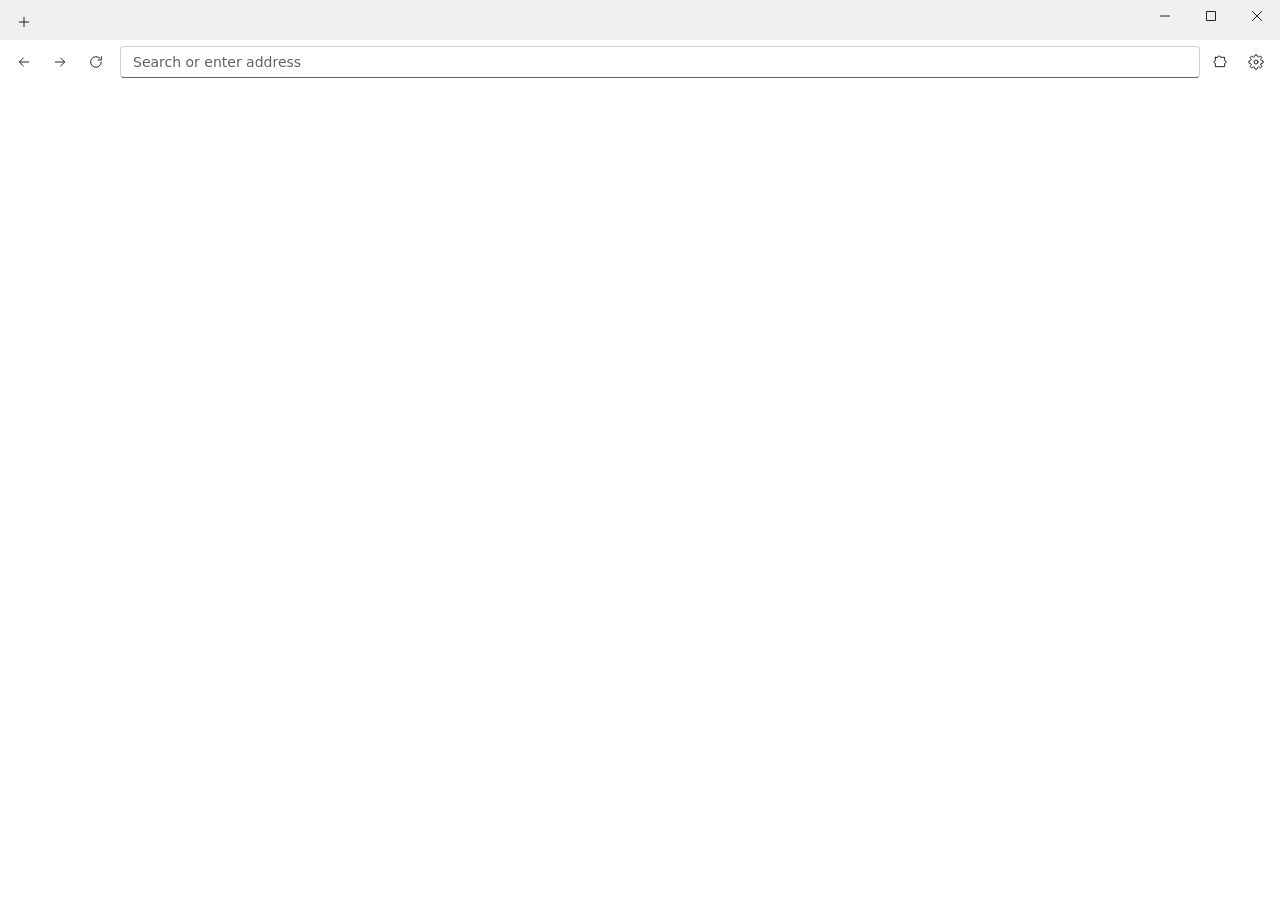
<file: src/index.html>
<!doctype html>
<html lang="en">
<head>
  <meta charset="utf-8">
  <meta name="viewport" content="width=device-width, initial-scale=1">
  <title>WebViewer2</title>
  <link rel="stylesheet" href="style.css">
</head>
<body>
  <div id="strip">
    <div id="tabs" role="tablist"></div>
    <button id="new" class="icon" title="New tab (Ctrl+T)" aria-label="New tab">
      <svg viewBox="0 0 24 24"><path d="M12 5v14M5 12h14"/></svg>
    </button>
    <div id="spacer"></div>
    <div id="controls">
      <button id="win-min" class="cap" title="Minimize" aria-label="Minimize"><svg viewBox="0 0 10 10"><path d="M0 5h10"/></svg></button>
      <button id="win-max" class="cap" title="Maximize" aria-label="Maximize"><svg viewBox="0 0 10 10"><path d="M.5.5h9v9h-9z"/></svg></button>
      <button id="win-close" class="cap close-win" title="Close" aria-label="Close"><svg viewBox="0 0 10 10"><path d="M0 0l10 10M10 0L0 10"/></svg></button>
    </div>
  </div>
  <div id="bar">
    <button id="back" class="icon" title="Back" aria-label="Back">
      <svg viewBox="0 0 24 24"><path d="M19 12H5m6-6-6 6 6 6"/></svg>
    </button>
    <button id="fwd" class="icon" title="Forward" aria-label="Forward">
      <svg viewBox="0 0 24 24"><path d="M5 12h14m-6-6 6 6-6 6"/></svg>
    </button>
    <button id="reload" class="icon" title="Reload" aria-label="Reload">
      <svg viewBox="0 0 24 24"><path d="M20 12a8 8 0 1 1-2.3-5.7M20 4v5h-5"/></svg>
    </button>
    <input id="addr" type="text" spellcheck="false" autocomplete="off" placeholder="Search or enter address" aria-label="Address">
    <button id="add" class="primary" hidden>Add to browser</button>
    <button id="ext" class="icon" title="Extensions" aria-label="Extensions">
      <svg viewBox="0 0 24 24"><path d="M5 5h4a2 2 0 1 1 4 0h6v5a2 2 0 1 1 0 4v5H5v-5a2 2 0 1 1 0-4V5z"/></svg>
    </button>
    <button id="settings" class="icon" title="Settings (Ctrl+,)" aria-label="Settings">
      <svg viewBox="0 0 24 24"><circle cx="12" cy="12" r="3"/><path d="M19.4 15a1.7 1.7 0 0 0 .3 1.8l.1.1a2 2 0 1 1-2.8 2.8l-.1-.1a1.7 1.7 0 0 0-1.8-.3 1.7 1.7 0 0 0-1 1.5V21a2 2 0 1 1-4 0v-.1a1.7 1.7 0 0 0-1.1-1.5 1.7 1.7 0 0 0-1.8.3l-.1.1a2 2 0 1 1-2.8-2.8l.1-.1a1.7 1.7 0 0 0 .3-1.8 1.7 1.7 0 0 0-1.5-1H3a2 2 0 1 1 0-4h.1a1.7 1.7 0 0 0 1.5-1.1 1.7 1.7 0 0 0-.3-1.8l-.1-.1a2 2 0 1 1 2.8-2.8l.1.1a1.7 1.7 0 0 0 1.8.3H9a1.7 1.7 0 0 0 1-1.5V3a2 2 0 1 1 4 0v.1a1.7 1.7 0 0 0 1 1.5 1.7 1.7 0 0 0 1.8-.3l.1-.1a2 2 0 1 1 2.8 2.8l-.1.1a1.7 1.7 0 0 0-.3 1.8V9a1.7 1.7 0 0 0 1.5 1H21a2 2 0 1 1 0 4h-.1a1.7 1.7 0 0 0-1.5 1z"/></svg>
    </button>
  </div>
  <div id="suggest" role="listbox" aria-label="History suggestions" hidden></div>
  <div id="progress"></div>
  <script src="app.js"></script>
</body>
</html>
</file>
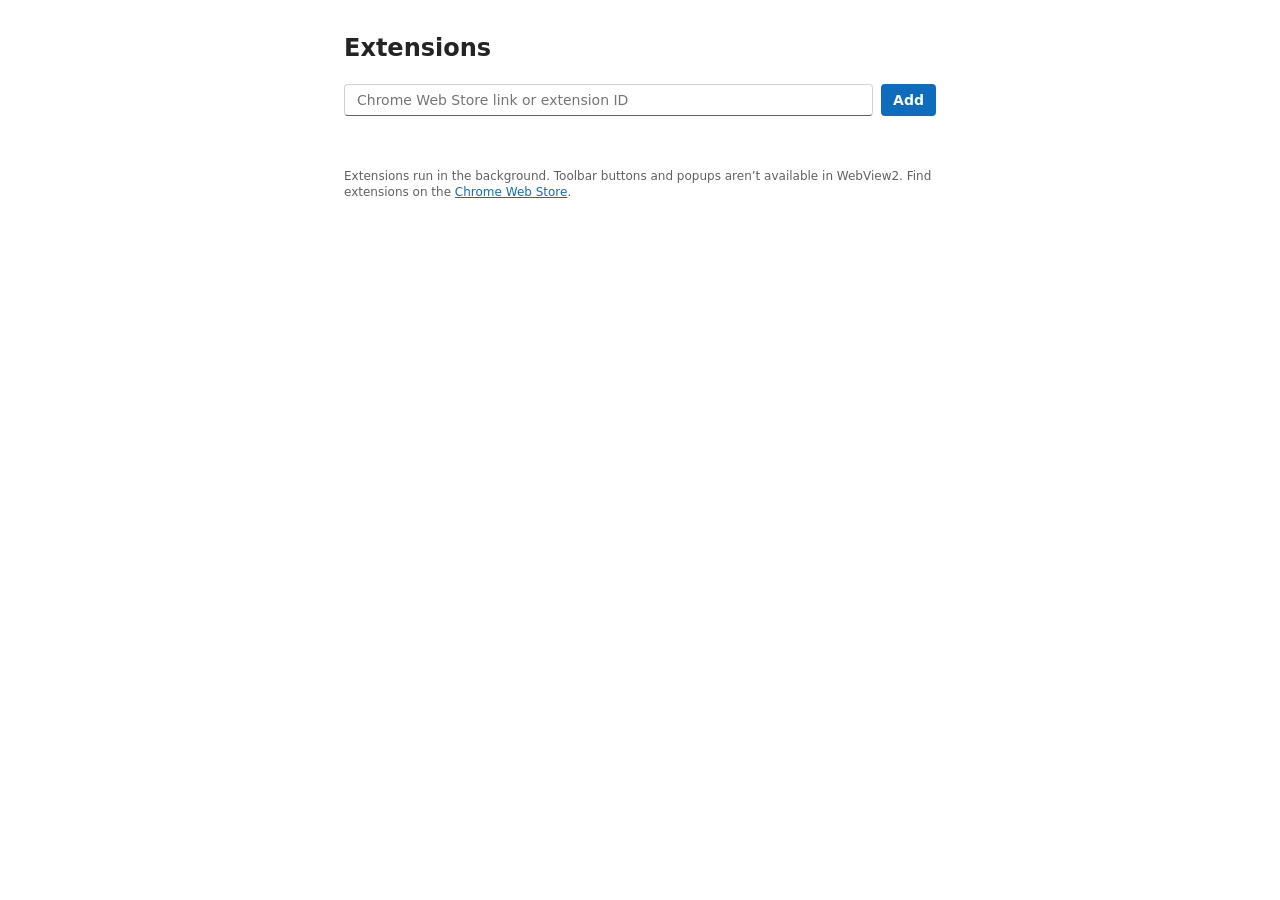
<file: src/extensions.html>
<!doctype html>
<html lang="en">
<head>
  <meta charset="utf-8">
  <meta name="viewport" content="width=device-width, initial-scale=1">
  <title>Extensions</title>
  <link rel="stylesheet" href="style.css">
</head>
<body class="page">
  <main>
    <h1>Extensions</h1>
    <div id="banner" class="banner" hidden>
      <span>Some extensions couldn’t start right away. Restart the browser to finish.</span>
      <button id="restart" class="primary">Restart now</button>
    </div>
    <form id="addform">
      <input id="src" type="text" spellcheck="false" autocomplete="off" placeholder="Chrome Web Store link or extension ID" aria-label="Extension link or ID">
      <button class="primary" type="submit">Add</button>
    </form>
    <p id="msg" role="status"></p>
    <ul id="list"></ul>
    <p class="hint">Extensions run in the background. Toolbar buttons and popups aren’t available in WebView2. Find extensions on the <a href="https://chromewebstore.google.com">Chrome Web Store</a>.</p>
  </main>
  <script src="ext.js"></script>
</body>
</html>
</file>
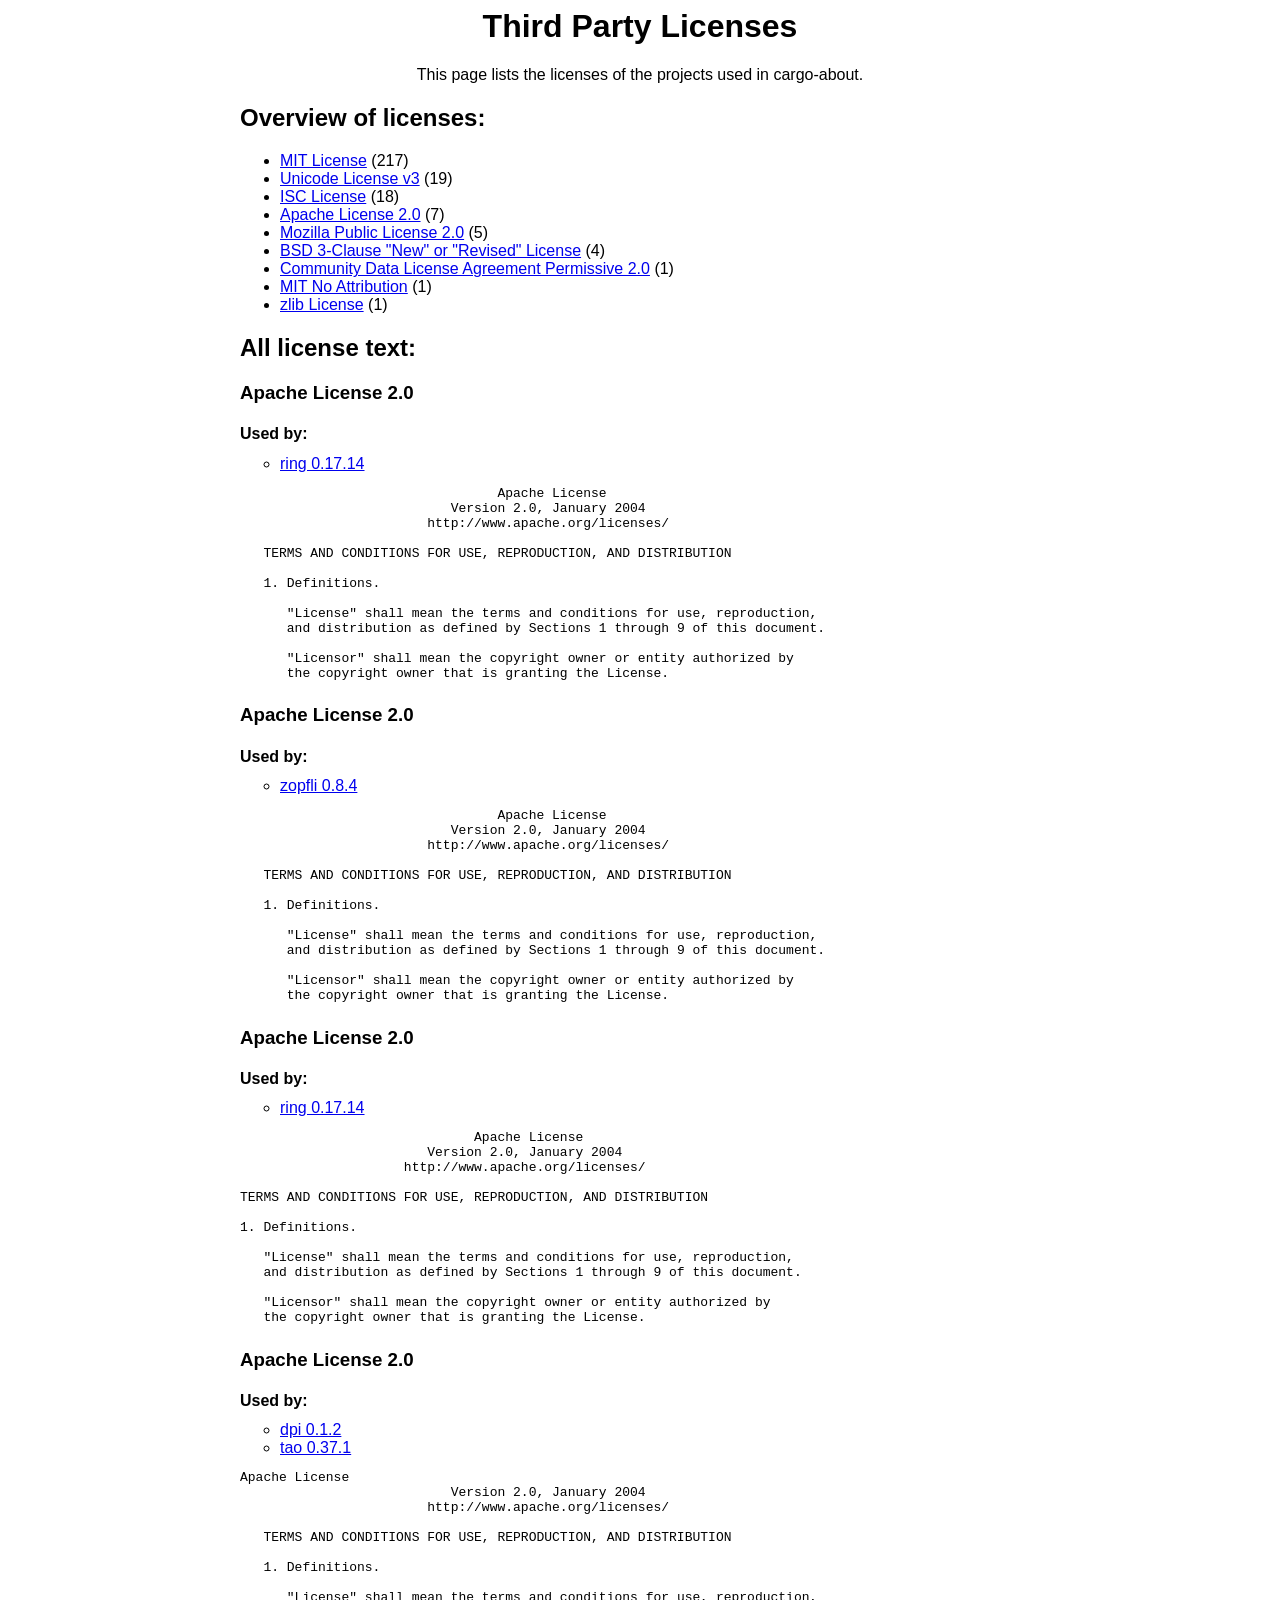
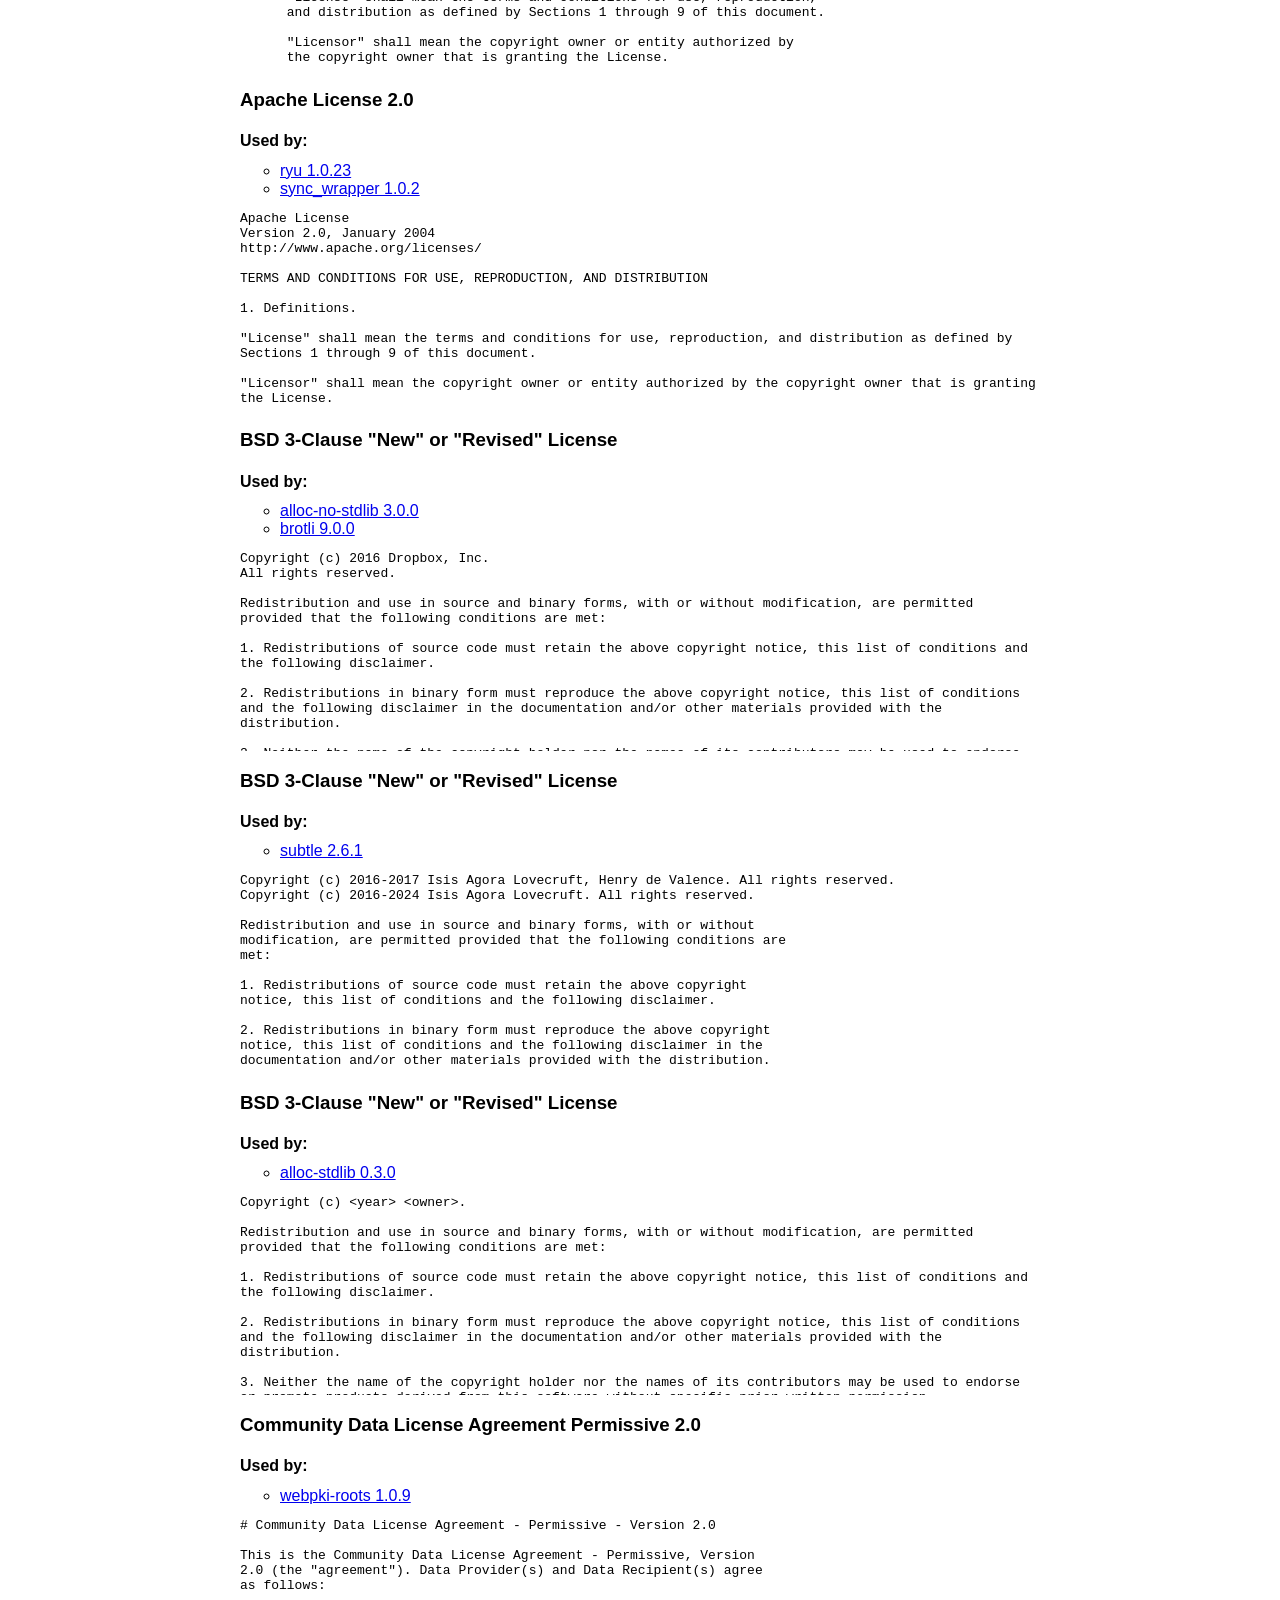
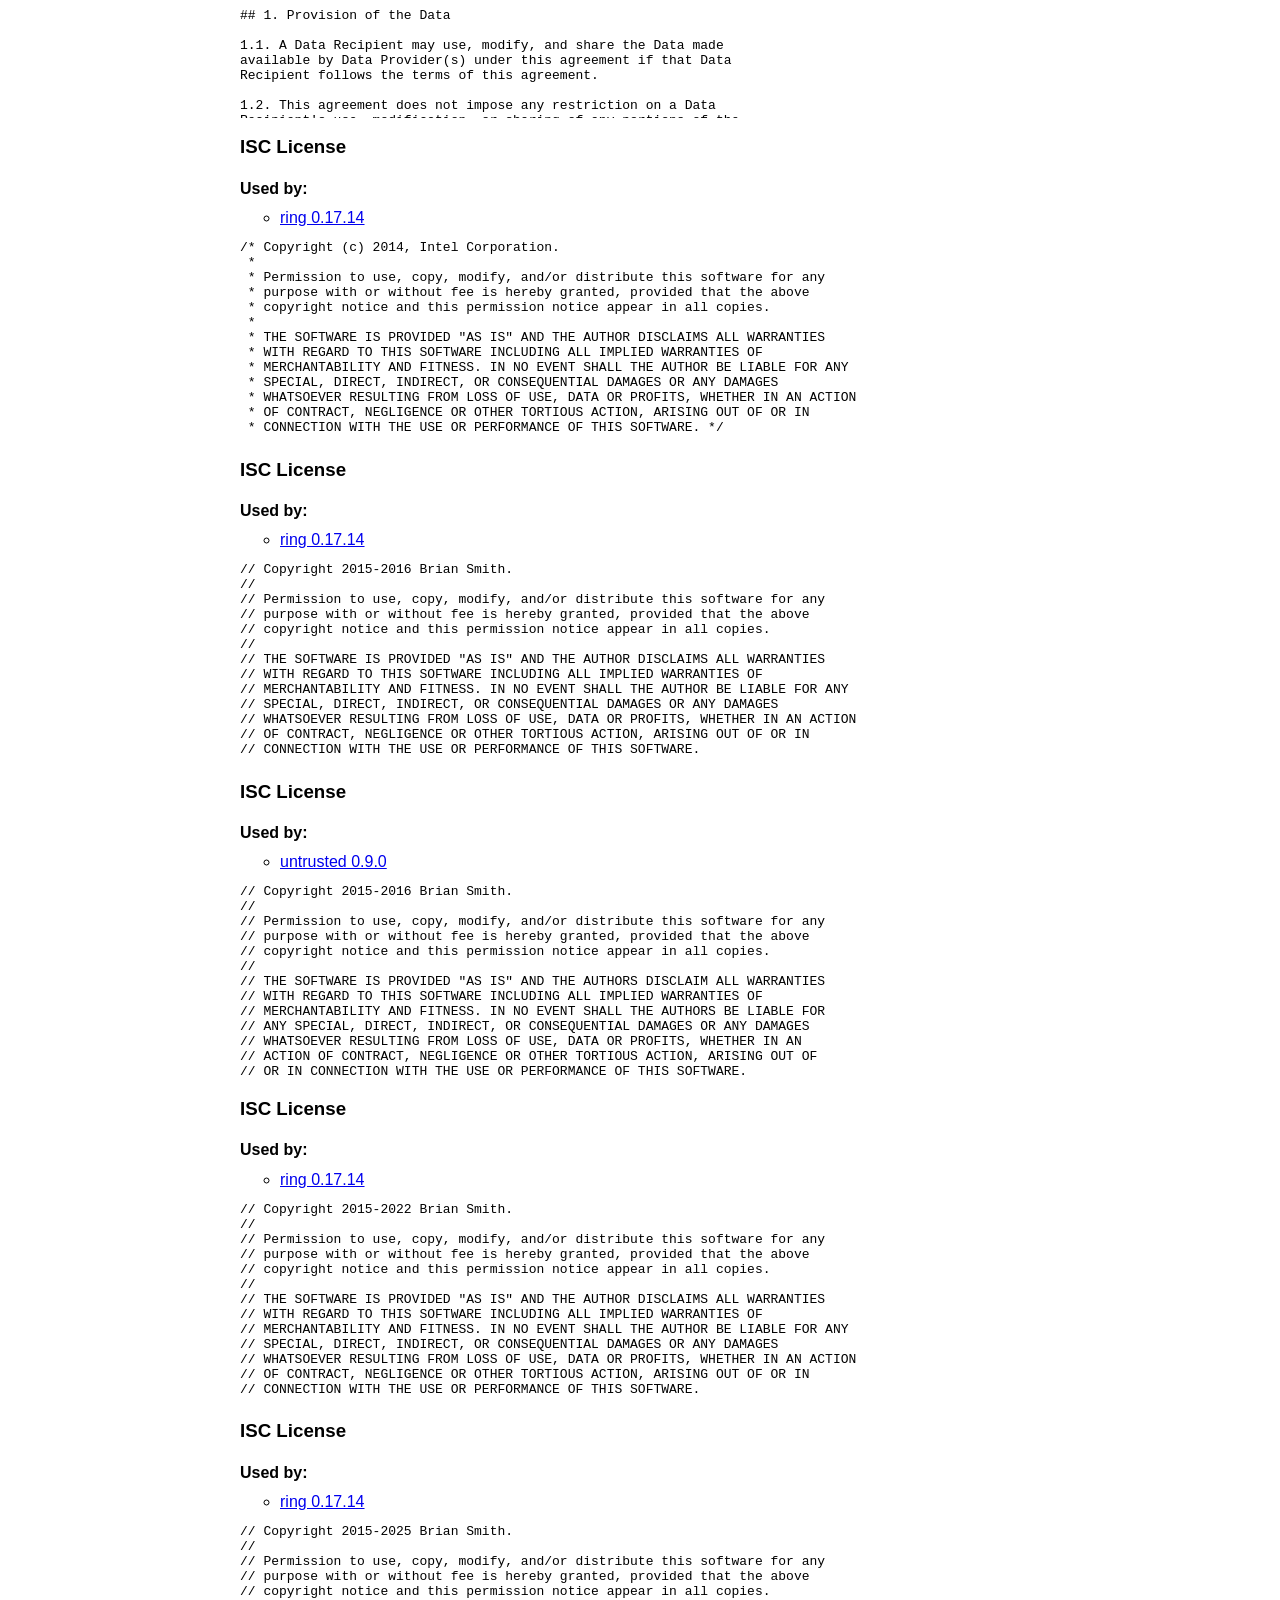
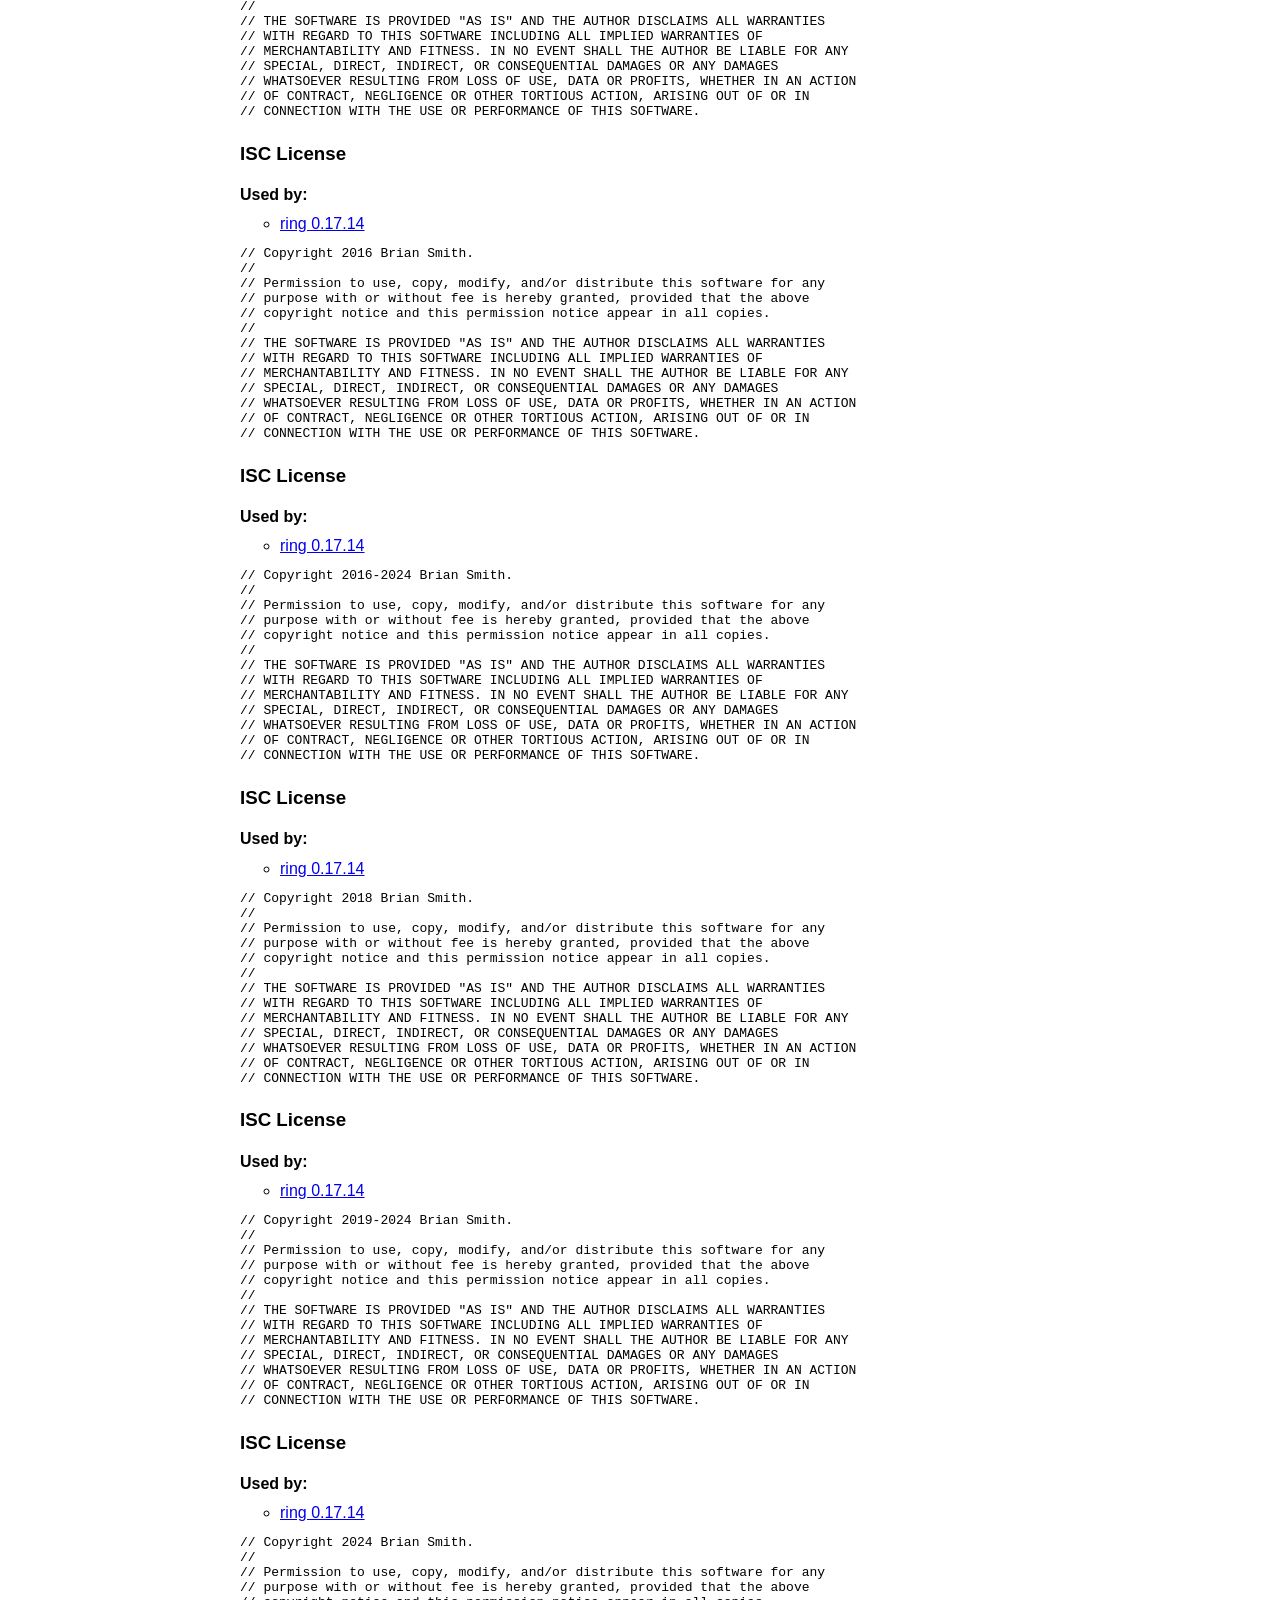
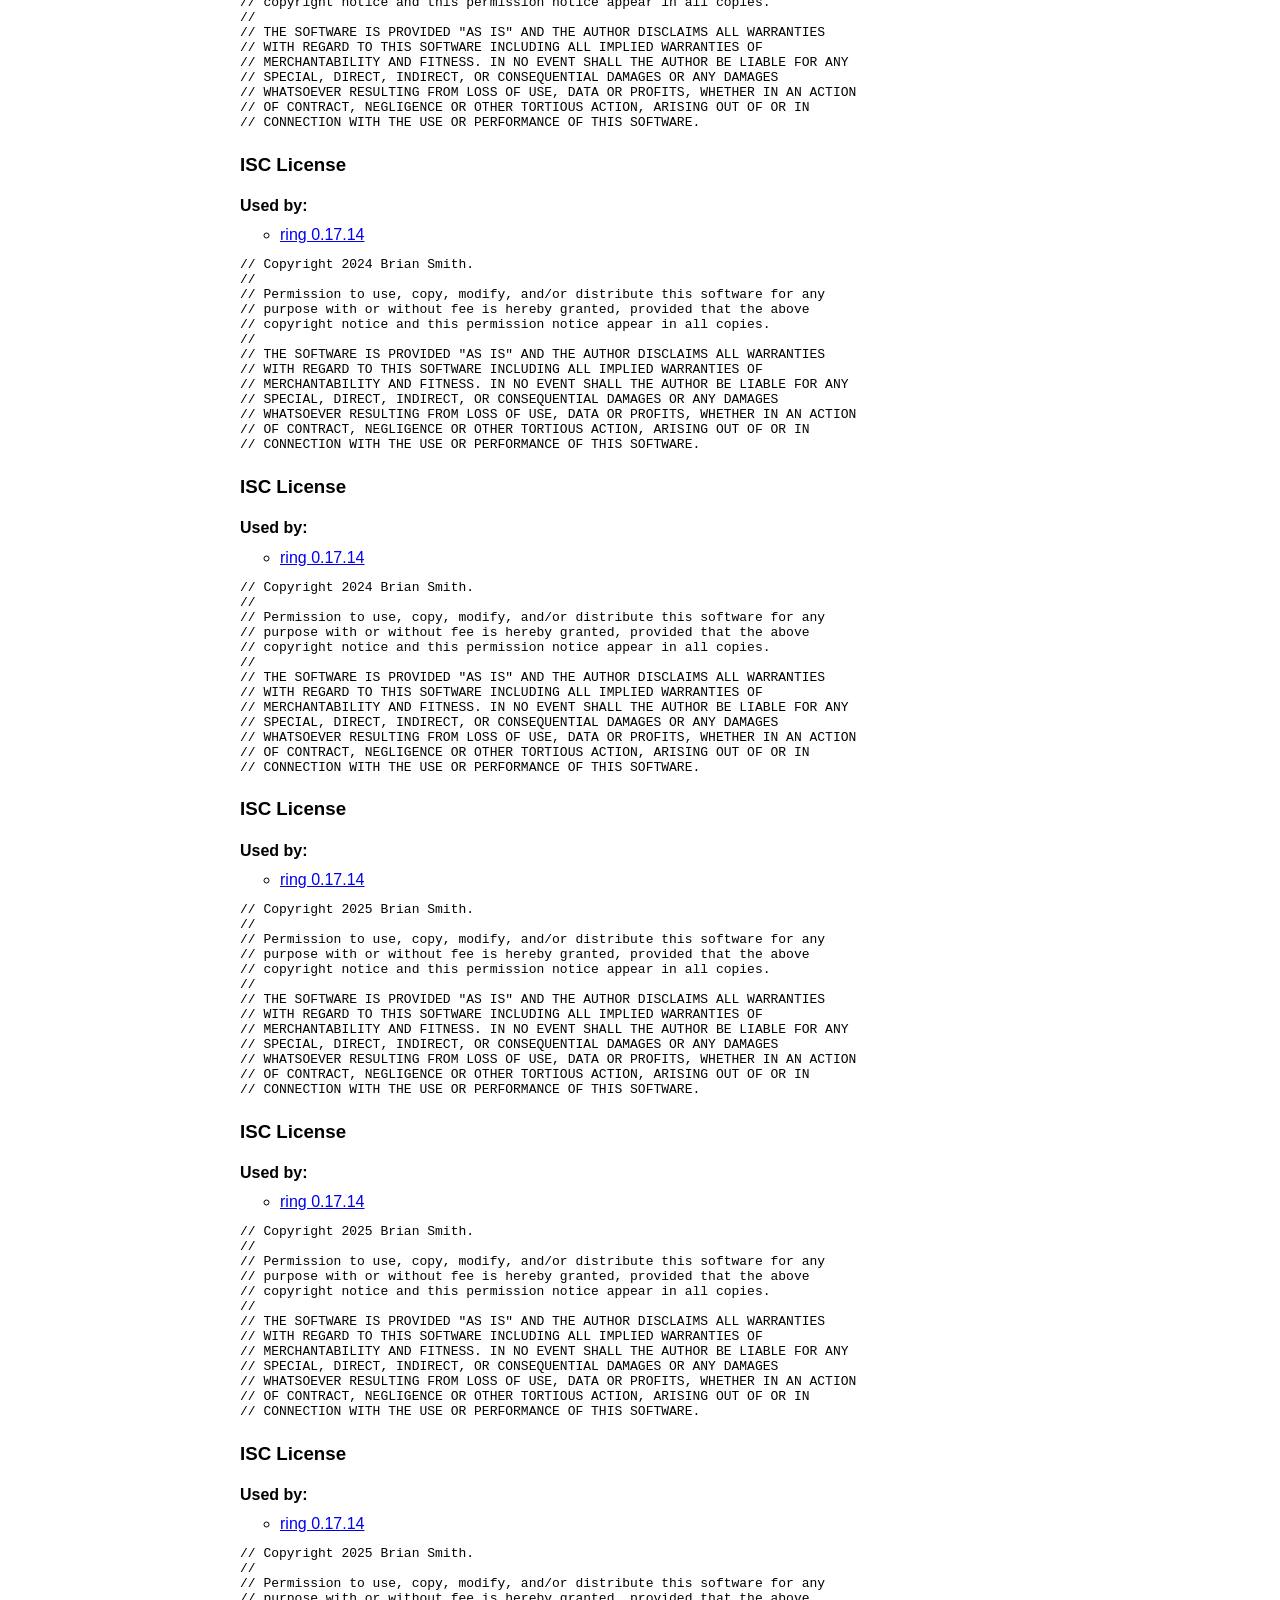
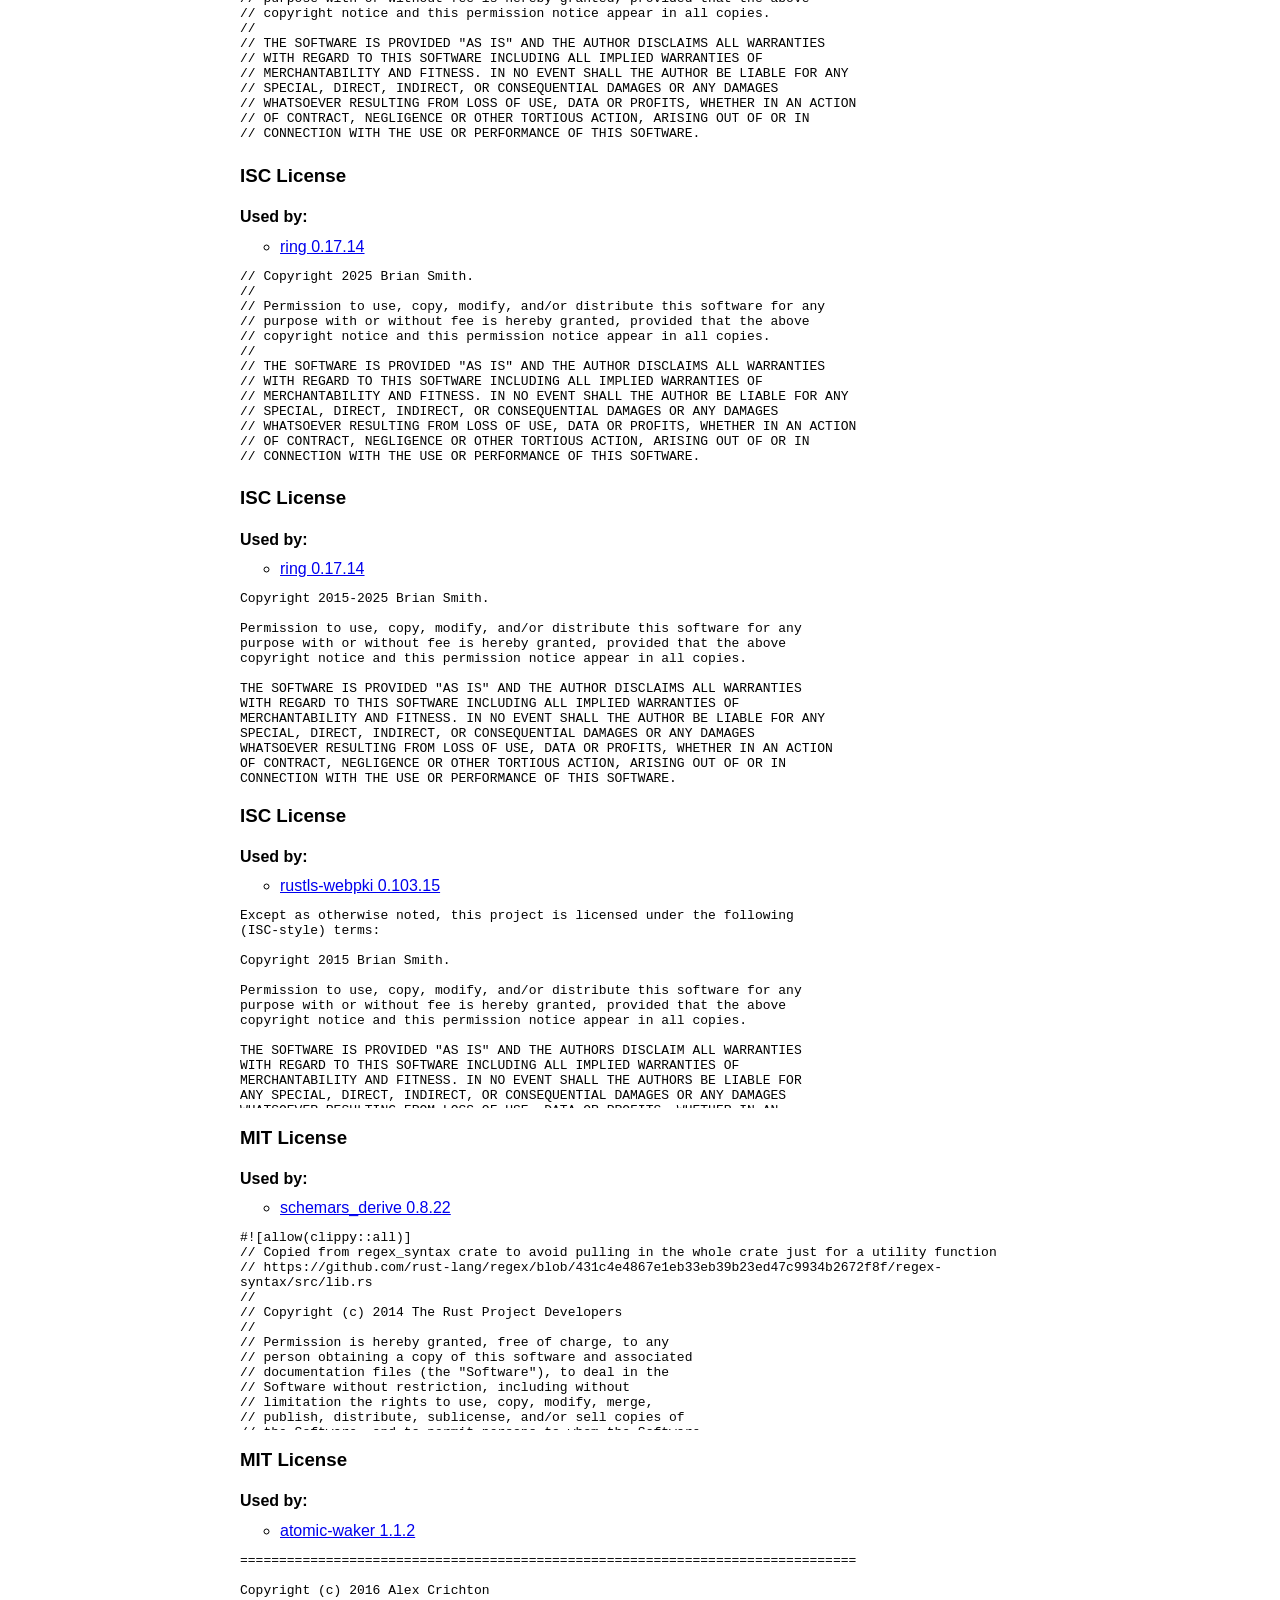
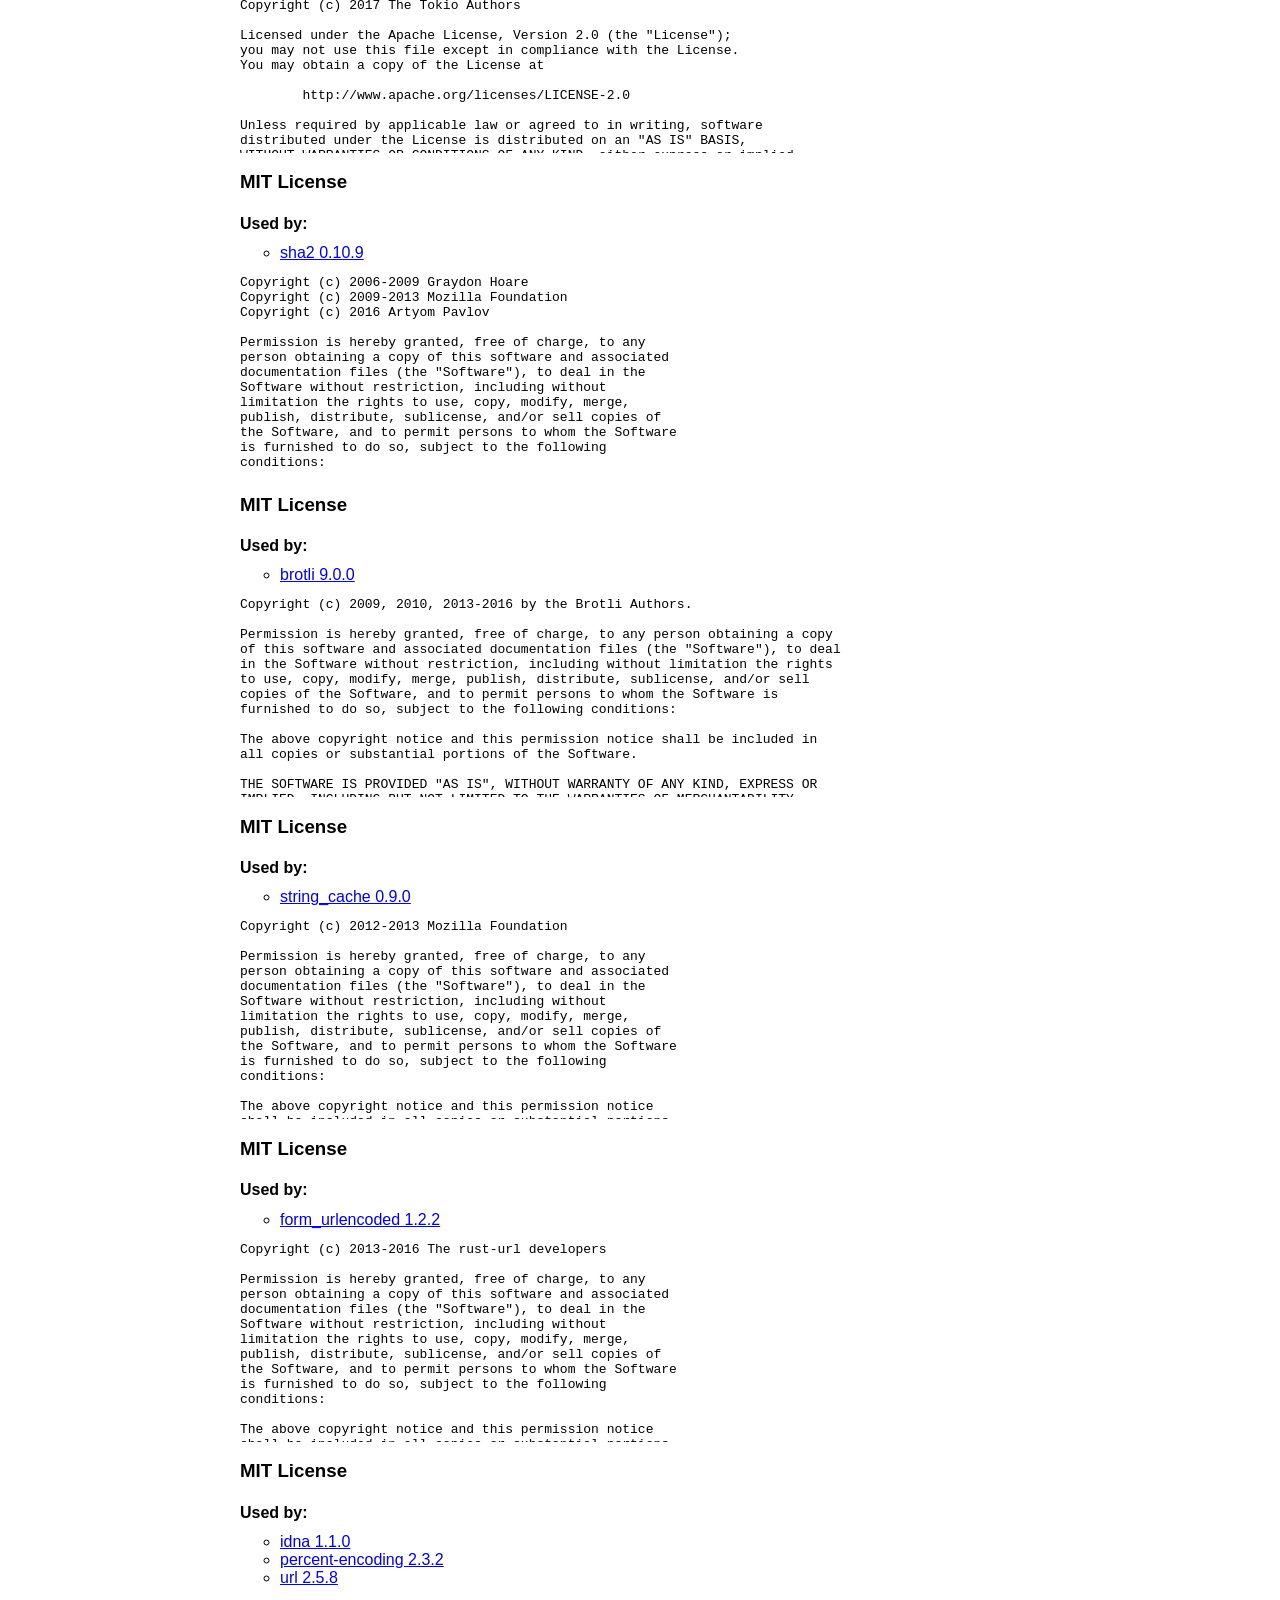
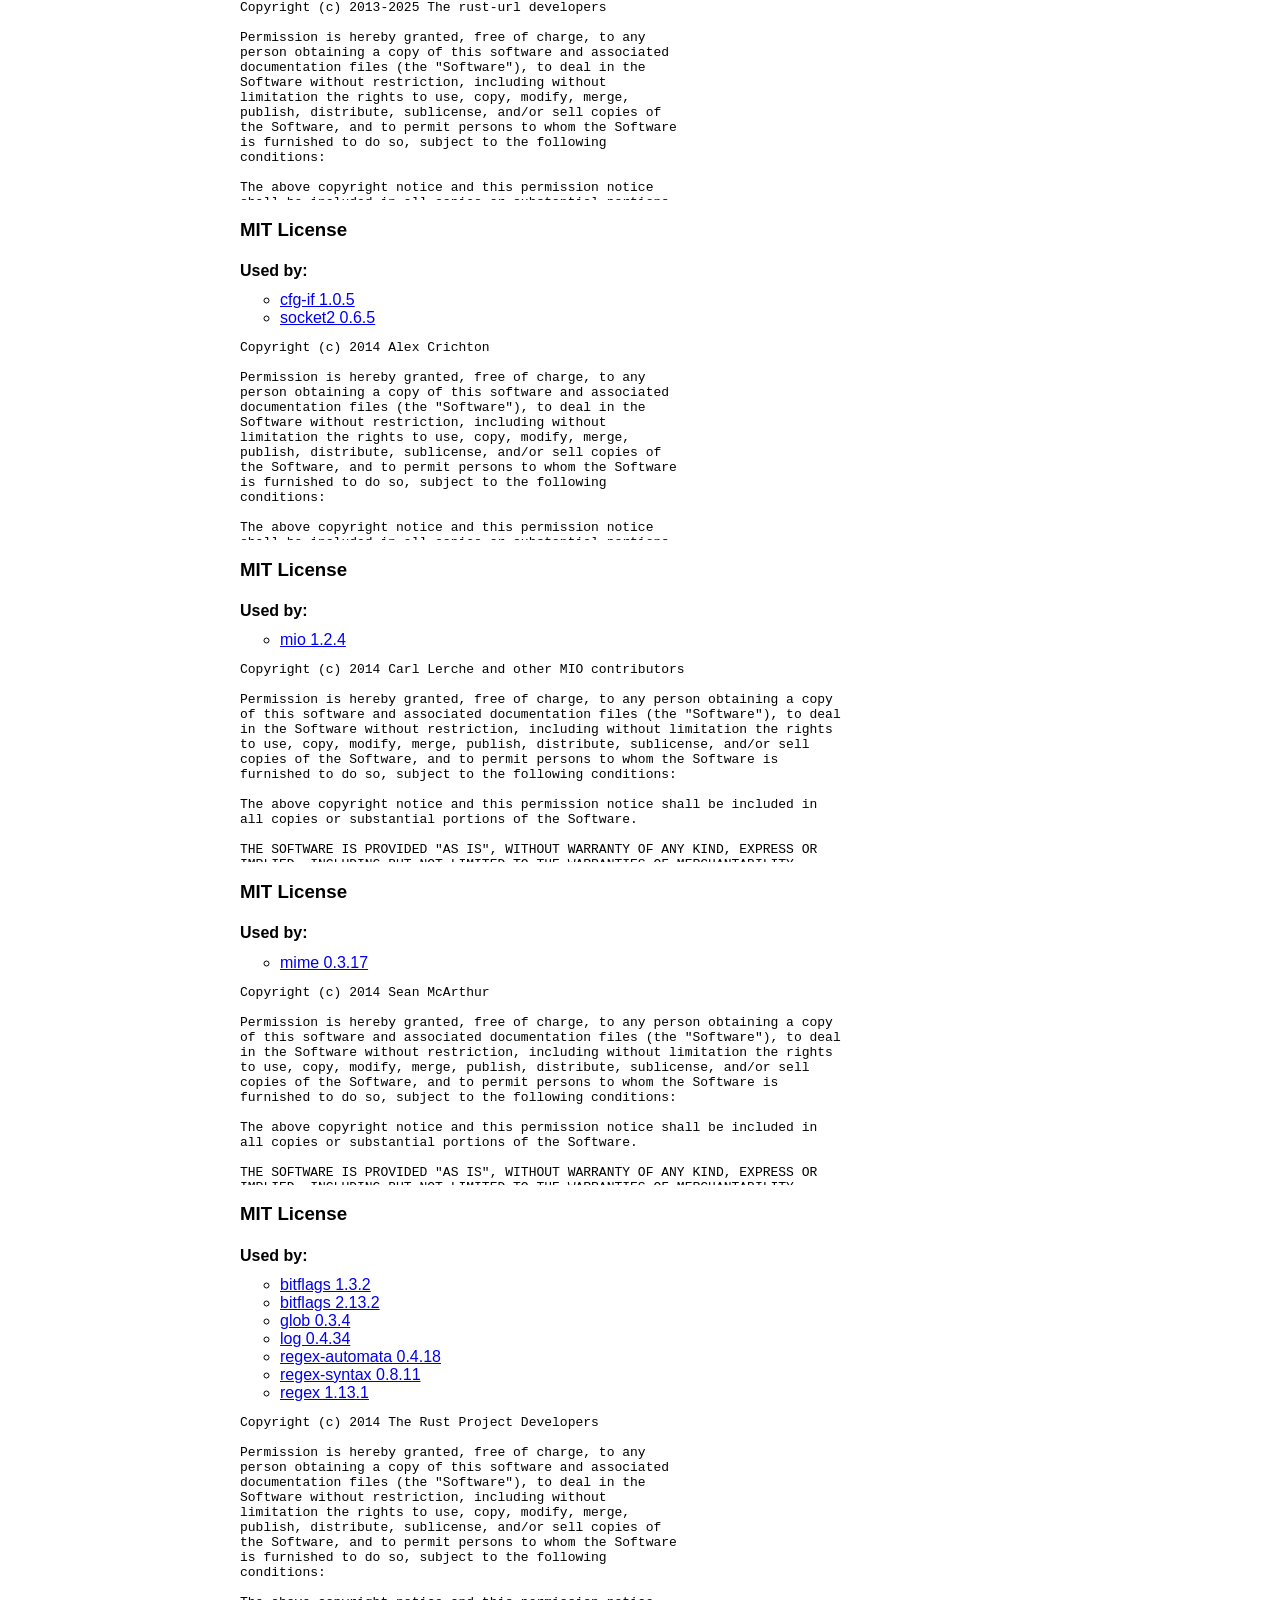
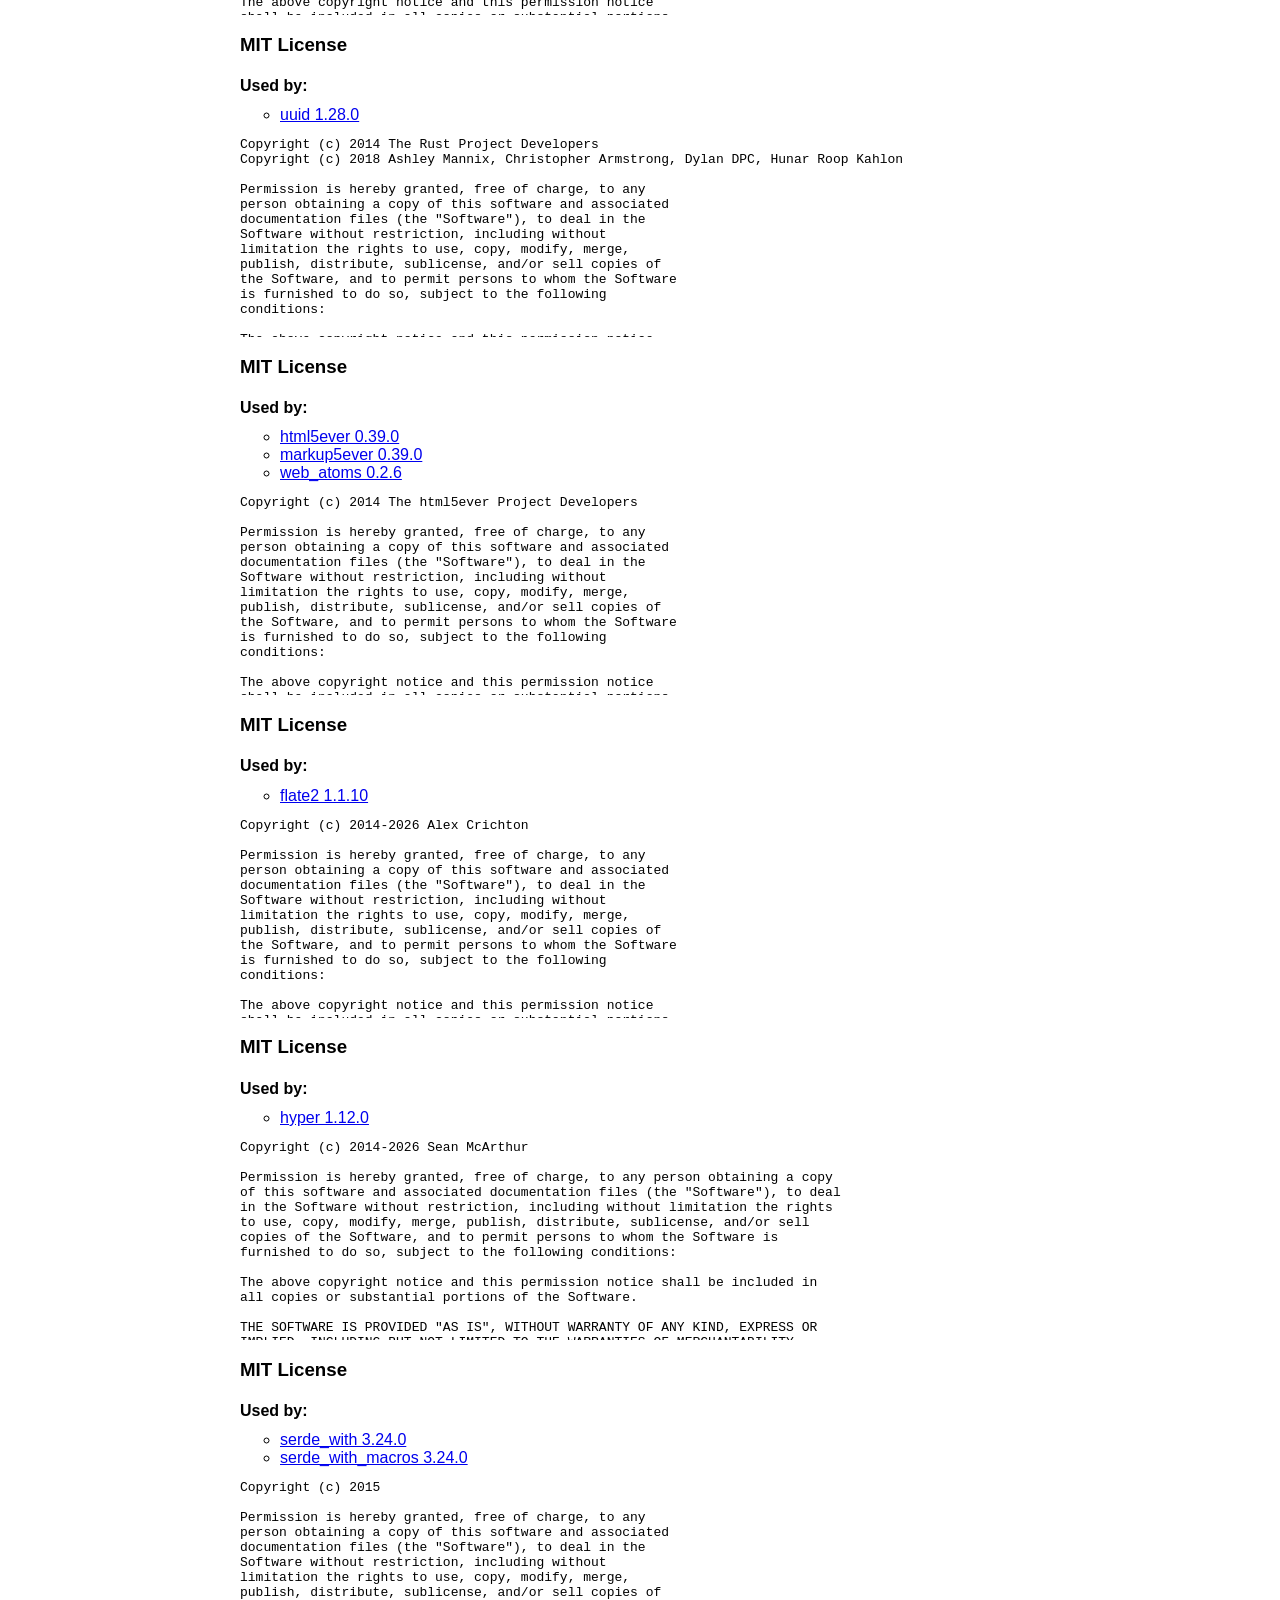
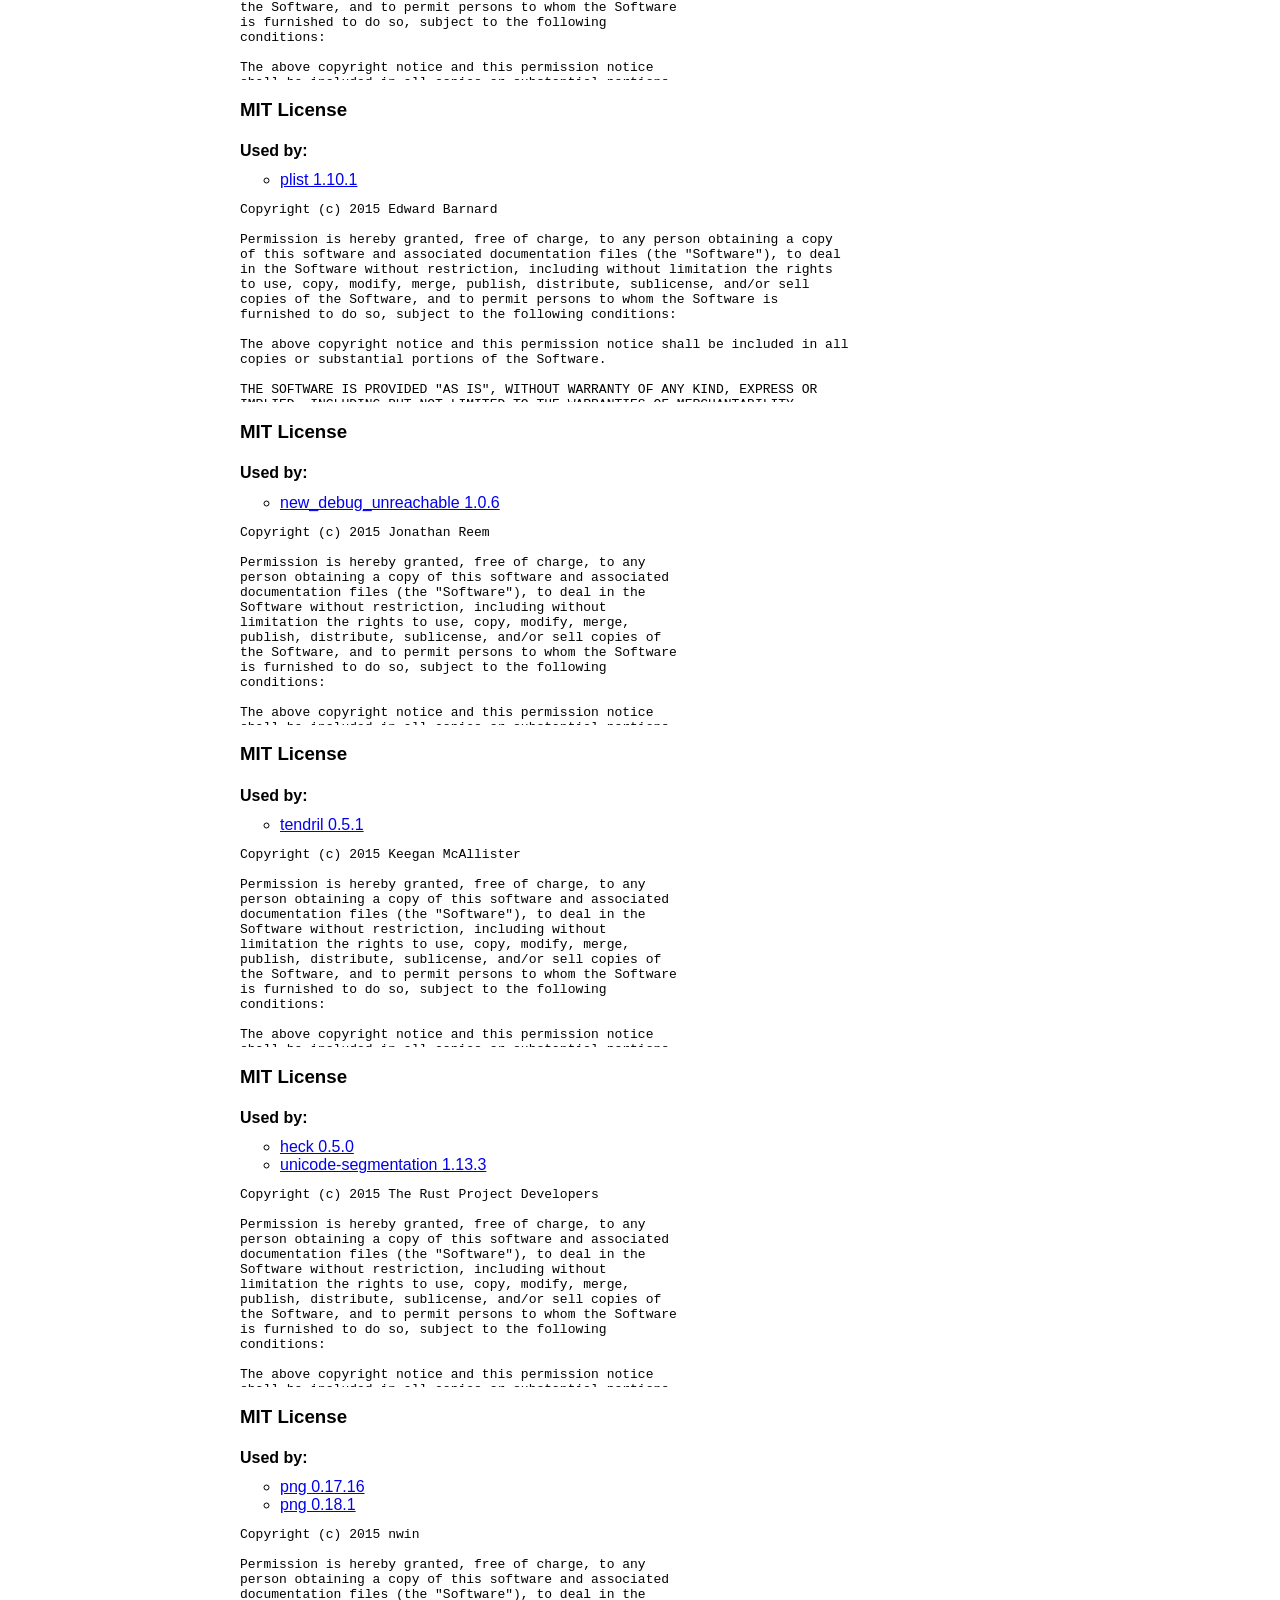
<file: src/licenses.html>
<html>

<head>
    <title>Open-source licenses</title>
    <style>
        @media (prefers-color-scheme: dark) {
            body {
                background: #333;
                color: white;
            }
            a {
                color: skyblue;
            }
        }
        .container {
            font-family: sans-serif;
            max-width: 800px;
            margin: 0 auto;
        }
        .intro {
            text-align: center;
        }
        .licenses-list {
            list-style-type: none;
            margin: 0;
            padding: 0;
        }
        .license-used-by {
            margin-top: -10px;
        }
        .license-text {
            max-height: 200px;
            overflow-y: scroll;
            white-space: pre-wrap;
        }
    </style>
</head>

<body>
    <main class="container">
        <div class="intro">
            <h1>Third Party Licenses</h1>
            <p>This page lists the licenses of the projects used in cargo-about.</p>
        </div>
    
        <h2>Overview of licenses:</h2>
        <ul class="licenses-overview">
            <li><a href="#MIT">MIT License</a> (217)</li>
            <li><a href="#Unicode-3.0">Unicode License v3</a> (19)</li>
            <li><a href="#ISC">ISC License</a> (18)</li>
            <li><a href="#Apache-2.0">Apache License 2.0</a> (7)</li>
            <li><a href="#MPL-2.0">Mozilla Public License 2.0</a> (5)</li>
            <li><a href="#BSD-3-Clause">BSD 3-Clause &quot;New&quot; or &quot;Revised&quot; License</a> (4)</li>
            <li><a href="#CDLA-Permissive-2.0">Community Data License Agreement Permissive 2.0</a> (1)</li>
            <li><a href="#MIT-0">MIT No Attribution</a> (1)</li>
            <li><a href="#Zlib">zlib License</a> (1)</li>
        </ul>

        <h2>All license text:</h2>
        <ul class="licenses-list">
            <li class="license">
                <h3 id="Apache-2.0">Apache License 2.0</h3>
                <h4>Used by:</h4>
                <ul class="license-used-by">
                    <li><a href=" https://github.com/briansmith/ring ">ring 0.17.14</a></li>
                </ul>
                <pre class="license-text">
                                 Apache License
                           Version 2.0, January 2004
                        http://www.apache.org/licenses/

   TERMS AND CONDITIONS FOR USE, REPRODUCTION, AND DISTRIBUTION

   1. Definitions.

      &quot;License&quot; shall mean the terms and conditions for use, reproduction,
      and distribution as defined by Sections 1 through 9 of this document.

      &quot;Licensor&quot; shall mean the copyright owner or entity authorized by
      the copyright owner that is granting the License.

      &quot;Legal Entity&quot; shall mean the union of the acting entity and all
      other entities that control, are controlled by, or are under common
      control with that entity. For the purposes of this definition,
      &quot;control&quot; means (i) the power, direct or indirect, to cause the
      direction or management of such entity, whether by contract or
      otherwise, or (ii) ownership of fifty percent (50%) or more of the
      outstanding shares, or (iii) beneficial ownership of such entity.

      &quot;You&quot; (or &quot;Your&quot;) shall mean an individual or Legal Entity
      exercising permissions granted by this License.

      &quot;Source&quot; form shall mean the preferred form for making modifications,
      including but not limited to software source code, documentation
      source, and configuration files.

      &quot;Object&quot; form shall mean any form resulting from mechanical
      transformation or translation of a Source form, including but
      not limited to compiled object code, generated documentation,
      and conversions to other media types.

      &quot;Work&quot; shall mean the work of authorship, whether in Source or
      Object form, made available under the License, as indicated by a
      copyright notice that is included in or attached to the work
      (an example is provided in the Appendix below).

      &quot;Derivative Works&quot; shall mean any work, whether in Source or Object
      form, that is based on (or derived from) the Work and for which the
      editorial revisions, annotations, elaborations, or other modifications
      represent, as a whole, an original work of authorship. For the purposes
      of this License, Derivative Works shall not include works that remain
      separable from, or merely link (or bind by name) to the interfaces of,
      the Work and Derivative Works thereof.

      &quot;Contribution&quot; shall mean any work of authorship, including
      the original version of the Work and any modifications or additions
      to that Work or Derivative Works thereof, that is intentionally
      submitted to Licensor for inclusion in the Work by the copyright owner
      or by an individual or Legal Entity authorized to submit on behalf of
      the copyright owner. For the purposes of this definition, &quot;submitted&quot;
      means any form of electronic, verbal, or written communication sent
      to the Licensor or its representatives, including but not limited to
      communication on electronic mailing lists, source code control systems,
      and issue tracking systems that are managed by, or on behalf of, the
      Licensor for the purpose of discussing and improving the Work, but
      excluding communication that is conspicuously marked or otherwise
      designated in writing by the copyright owner as &quot;Not a Contribution.&quot;

      &quot;Contributor&quot; shall mean Licensor and any individual or Legal Entity
      on behalf of whom a Contribution has been received by Licensor and
      subsequently incorporated within the Work.

   2. Grant of Copyright License. Subject to the terms and conditions of
      this License, each Contributor hereby grants to You a perpetual,
      worldwide, non-exclusive, no-charge, royalty-free, irrevocable
      copyright license to reproduce, prepare Derivative Works of,
      publicly display, publicly perform, sublicense, and distribute the
      Work and such Derivative Works in Source or Object form.

   3. Grant of Patent License. Subject to the terms and conditions of
      this License, each Contributor hereby grants to You a perpetual,
      worldwide, non-exclusive, no-charge, royalty-free, irrevocable
      (except as stated in this section) patent license to make, have made,
      use, offer to sell, sell, import, and otherwise transfer the Work,
      where such license applies only to those patent claims licensable
      by such Contributor that are necessarily infringed by their
      Contribution(s) alone or by combination of their Contribution(s)
      with the Work to which such Contribution(s) was submitted. If You
      institute patent litigation against any entity (including a
      cross-claim or counterclaim in a lawsuit) alleging that the Work
      or a Contribution incorporated within the Work constitutes direct
      or contributory patent infringement, then any patent licenses
      granted to You under this License for that Work shall terminate
      as of the date such litigation is filed.

   4. Redistribution. You may reproduce and distribute copies of the
      Work or Derivative Works thereof in any medium, with or without
      modifications, and in Source or Object form, provided that You
      meet the following conditions:

      (a) You must give any other recipients of the Work or
          Derivative Works a copy of this License; and

      (b) You must cause any modified files to carry prominent notices
          stating that You changed the files; and

      (c) You must retain, in the Source form of any Derivative Works
          that You distribute, all copyright, patent, trademark, and
          attribution notices from the Source form of the Work,
          excluding those notices that do not pertain to any part of
          the Derivative Works; and

      (d) If the Work includes a &quot;NOTICE&quot; text file as part of its
          distribution, then any Derivative Works that You distribute must
          include a readable copy of the attribution notices contained
          within such NOTICE file, excluding those notices that do not
          pertain to any part of the Derivative Works, in at least one
          of the following places: within a NOTICE text file distributed
          as part of the Derivative Works; within the Source form or
          documentation, if provided along with the Derivative Works; or,
          within a display generated by the Derivative Works, if and
          wherever such third-party notices normally appear. The contents
          of the NOTICE file are for informational purposes only and
          do not modify the License. You may add Your own attribution
          notices within Derivative Works that You distribute, alongside
          or as an addendum to the NOTICE text from the Work, provided
          that such additional attribution notices cannot be construed
          as modifying the License.

      You may add Your own copyright statement to Your modifications and
      may provide additional or different license terms and conditions
      for use, reproduction, or distribution of Your modifications, or
      for any such Derivative Works as a whole, provided Your use,
      reproduction, and distribution of the Work otherwise complies with
      the conditions stated in this License.

   5. Submission of Contributions. Unless You explicitly state otherwise,
      any Contribution intentionally submitted for inclusion in the Work
      by You to the Licensor shall be under the terms and conditions of
      this License, without any additional terms or conditions.
      Notwithstanding the above, nothing herein shall supersede or modify
      the terms of any separate license agreement you may have executed
      with Licensor regarding such Contributions.

   6. Trademarks. This License does not grant permission to use the trade
      names, trademarks, service marks, or product names of the Licensor,
      except as required for reasonable and customary use in describing the
      origin of the Work and reproducing the content of the NOTICE file.

   7. Disclaimer of Warranty. Unless required by applicable law or
      agreed to in writing, Licensor provides the Work (and each
      Contributor provides its Contributions) on an &quot;AS IS&quot; BASIS,
      WITHOUT WARRANTIES OR CONDITIONS OF ANY KIND, either express or
      implied, including, without limitation, any warranties or conditions
      of TITLE, NON-INFRINGEMENT, MERCHANTABILITY, or FITNESS FOR A
      PARTICULAR PURPOSE. You are solely responsible for determining the
      appropriateness of using or redistributing the Work and assume any
      risks associated with Your exercise of permissions under this License.

   8. Limitation of Liability. In no event and under no legal theory,
      whether in tort (including negligence), contract, or otherwise,
      unless required by applicable law (such as deliberate and grossly
      negligent acts) or agreed to in writing, shall any Contributor be
      liable to You for damages, including any direct, indirect, special,
      incidental, or consequential damages of any character arising as a
      result of this License or out of the use or inability to use the
      Work (including but not limited to damages for loss of goodwill,
      work stoppage, computer failure or malfunction, or any and all
      other commercial damages or losses), even if such Contributor
      has been advised of the possibility of such damages.

   9. Accepting Warranty or Additional Liability. While redistributing
      the Work or Derivative Works thereof, You may choose to offer,
      and charge a fee for, acceptance of support, warranty, indemnity,
      or other liability obligations and/or rights consistent with this
      License. However, in accepting such obligations, You may act only
      on Your own behalf and on Your sole responsibility, not on behalf
      of any other Contributor, and only if You agree to indemnify,
      defend, and hold each Contributor harmless for any liability
      incurred by, or claims asserted against, such Contributor by reason
      of your accepting any such warranty or additional liability.

   END OF TERMS AND CONDITIONS

   APPENDIX: How to apply the Apache License to your work.

      To apply the Apache License to your work, attach the following
      boilerplate notice, with the fields enclosed by brackets &quot;[]&quot;
      replaced with your own identifying information. (Don&#x27;t include
      the brackets!)  The text should be enclosed in the appropriate
      comment syntax for the file format. We also recommend that a
      file or class name and description of purpose be included on the
      same &quot;printed page&quot; as the copyright notice for easier
      identification within third-party archives.

   Copyright [yyyy] [name of copyright owner]

   Licensed under the Apache License, Version 2.0 (the &quot;License&quot;);
   you may not use this file except in compliance with the License.
   You may obtain a copy of the License at

       http://www.apache.org/licenses/LICENSE-2.0

   Unless required by applicable law or agreed to in writing, software
   distributed under the License is distributed on an &quot;AS IS&quot; BASIS,
   WITHOUT WARRANTIES OR CONDITIONS OF ANY KIND, either express or implied.
   See the License for the specific language governing permissions and
   limitations under the License.


Licenses for support code
-------------------------

Parts of the TLS test suite are under the Go license. This code is not included
in BoringSSL (i.e. libcrypto and libssl) when compiled, however, so
distributing code linked against BoringSSL does not trigger this license:

Copyright (c) 2009 The Go Authors. All rights reserved.

Redistribution and use in source and binary forms, with or without
modification, are permitted provided that the following conditions are
met:

   * Redistributions of source code must retain the above copyright
notice, this list of conditions and the following disclaimer.
   * Redistributions in binary form must reproduce the above
copyright notice, this list of conditions and the following disclaimer
in the documentation and/or other materials provided with the
distribution.
   * Neither the name of Google Inc. nor the names of its
contributors may be used to endorse or promote products derived from
this software without specific prior written permission.

THIS SOFTWARE IS PROVIDED BY THE COPYRIGHT HOLDERS AND CONTRIBUTORS
&quot;AS IS&quot; AND ANY EXPRESS OR IMPLIED WARRANTIES, INCLUDING, BUT NOT
LIMITED TO, THE IMPLIED WARRANTIES OF MERCHANTABILITY AND FITNESS FOR
A PARTICULAR PURPOSE ARE DISCLAIMED. IN NO EVENT SHALL THE COPYRIGHT
OWNER OR CONTRIBUTORS BE LIABLE FOR ANY DIRECT, INDIRECT, INCIDENTAL,
SPECIAL, EXEMPLARY, OR CONSEQUENTIAL DAMAGES (INCLUDING, BUT NOT
LIMITED TO, PROCUREMENT OF SUBSTITUTE GOODS OR SERVICES; LOSS OF USE,
DATA, OR PROFITS; OR BUSINESS INTERRUPTION) HOWEVER CAUSED AND ON ANY
THEORY OF LIABILITY, WHETHER IN CONTRACT, STRICT LIABILITY, OR TORT
(INCLUDING NEGLIGENCE OR OTHERWISE) ARISING IN ANY WAY OUT OF THE USE
OF THIS SOFTWARE, EVEN IF ADVISED OF THE POSSIBILITY OF SUCH DAMAGE.


BoringSSL uses the Chromium test infrastructure to run a continuous build,
trybots etc. The scripts which manage this, and the script for generating build
metadata, are under the Chromium license. Distributing code linked against
BoringSSL does not trigger this license.

Copyright 2015 The Chromium Authors. All rights reserved.

Redistribution and use in source and binary forms, with or without
modification, are permitted provided that the following conditions are
met:

   * Redistributions of source code must retain the above copyright
notice, this list of conditions and the following disclaimer.
   * Redistributions in binary form must reproduce the above
copyright notice, this list of conditions and the following disclaimer
in the documentation and/or other materials provided with the
distribution.
   * Neither the name of Google Inc. nor the names of its
contributors may be used to endorse or promote products derived from
this software without specific prior written permission.

THIS SOFTWARE IS PROVIDED BY THE COPYRIGHT HOLDERS AND CONTRIBUTORS
&quot;AS IS&quot; AND ANY EXPRESS OR IMPLIED WARRANTIES, INCLUDING, BUT NOT
LIMITED TO, THE IMPLIED WARRANTIES OF MERCHANTABILITY AND FITNESS FOR
A PARTICULAR PURPOSE ARE DISCLAIMED. IN NO EVENT SHALL THE COPYRIGHT
OWNER OR CONTRIBUTORS BE LIABLE FOR ANY DIRECT, INDIRECT, INCIDENTAL,
SPECIAL, EXEMPLARY, OR CONSEQUENTIAL DAMAGES (INCLUDING, BUT NOT
LIMITED TO, PROCUREMENT OF SUBSTITUTE GOODS OR SERVICES; LOSS OF USE,
DATA, OR PROFITS; OR BUSINESS INTERRUPTION) HOWEVER CAUSED AND ON ANY
THEORY OF LIABILITY, WHETHER IN CONTRACT, STRICT LIABILITY, OR TORT
(INCLUDING NEGLIGENCE OR OTHERWISE) ARISING IN ANY WAY OUT OF THE USE
OF THIS SOFTWARE, EVEN IF ADVISED OF THE POSSIBILITY OF SUCH DAMAGE.
</pre>
            </li>
            <li class="license">
                <h3 id="Apache-2.0">Apache License 2.0</h3>
                <h4>Used by:</h4>
                <ul class="license-used-by">
                    <li><a href=" https://github.com/zopfli-rs/zopfli ">zopfli 0.8.4</a></li>
                </ul>
                <pre class="license-text">                                 Apache License
                           Version 2.0, January 2004
                        http://www.apache.org/licenses/

   TERMS AND CONDITIONS FOR USE, REPRODUCTION, AND DISTRIBUTION

   1. Definitions.

      &quot;License&quot; shall mean the terms and conditions for use, reproduction,
      and distribution as defined by Sections 1 through 9 of this document.

      &quot;Licensor&quot; shall mean the copyright owner or entity authorized by
      the copyright owner that is granting the License.

      &quot;Legal Entity&quot; shall mean the union of the acting entity and all
      other entities that control, are controlled by, or are under common
      control with that entity. For the purposes of this definition,
      &quot;control&quot; means (i) the power, direct or indirect, to cause the
      direction or management of such entity, whether by contract or
      otherwise, or (ii) ownership of fifty percent (50%) or more of the
      outstanding shares, or (iii) beneficial ownership of such entity.

      &quot;You&quot; (or &quot;Your&quot;) shall mean an individual or Legal Entity
      exercising permissions granted by this License.

      &quot;Source&quot; form shall mean the preferred form for making modifications,
      including but not limited to software source code, documentation
      source, and configuration files.

      &quot;Object&quot; form shall mean any form resulting from mechanical
      transformation or translation of a Source form, including but
      not limited to compiled object code, generated documentation,
      and conversions to other media types.

      &quot;Work&quot; shall mean the work of authorship, whether in Source or
      Object form, made available under the License, as indicated by a
      copyright notice that is included in or attached to the work
      (an example is provided in the Appendix below).

      &quot;Derivative Works&quot; shall mean any work, whether in Source or Object
      form, that is based on (or derived from) the Work and for which the
      editorial revisions, annotations, elaborations, or other modifications
      represent, as a whole, an original work of authorship. For the purposes
      of this License, Derivative Works shall not include works that remain
      separable from, or merely link (or bind by name) to the interfaces of,
      the Work and Derivative Works thereof.

      &quot;Contribution&quot; shall mean any work of authorship, including
      the original version of the Work and any modifications or additions
      to that Work or Derivative Works thereof, that is intentionally
      submitted to Licensor for inclusion in the Work by the copyright owner
      or by an individual or Legal Entity authorized to submit on behalf of
      the copyright owner. For the purposes of this definition, &quot;submitted&quot;
      means any form of electronic, verbal, or written communication sent
      to the Licensor or its representatives, including but not limited to
      communication on electronic mailing lists, source code control systems,
      and issue tracking systems that are managed by, or on behalf of, the
      Licensor for the purpose of discussing and improving the Work, but
      excluding communication that is conspicuously marked or otherwise
      designated in writing by the copyright owner as &quot;Not a Contribution.&quot;

      &quot;Contributor&quot; shall mean Licensor and any individual or Legal Entity
      on behalf of whom a Contribution has been received by Licensor and
      subsequently incorporated within the Work.

   2. Grant of Copyright License. Subject to the terms and conditions of
      this License, each Contributor hereby grants to You a perpetual,
      worldwide, non-exclusive, no-charge, royalty-free, irrevocable
      copyright license to reproduce, prepare Derivative Works of,
      publicly display, publicly perform, sublicense, and distribute the
      Work and such Derivative Works in Source or Object form.

   3. Grant of Patent License. Subject to the terms and conditions of
      this License, each Contributor hereby grants to You a perpetual,
      worldwide, non-exclusive, no-charge, royalty-free, irrevocable
      (except as stated in this section) patent license to make, have made,
      use, offer to sell, sell, import, and otherwise transfer the Work,
      where such license applies only to those patent claims licensable
      by such Contributor that are necessarily infringed by their
      Contribution(s) alone or by combination of their Contribution(s)
      with the Work to which such Contribution(s) was submitted. If You
      institute patent litigation against any entity (including a
      cross-claim or counterclaim in a lawsuit) alleging that the Work
      or a Contribution incorporated within the Work constitutes direct
      or contributory patent infringement, then any patent licenses
      granted to You under this License for that Work shall terminate
      as of the date such litigation is filed.

   4. Redistribution. You may reproduce and distribute copies of the
      Work or Derivative Works thereof in any medium, with or without
      modifications, and in Source or Object form, provided that You
      meet the following conditions:

      (a) You must give any other recipients of the Work or
          Derivative Works a copy of this License; and

      (b) You must cause any modified files to carry prominent notices
          stating that You changed the files; and

      (c) You must retain, in the Source form of any Derivative Works
          that You distribute, all copyright, patent, trademark, and
          attribution notices from the Source form of the Work,
          excluding those notices that do not pertain to any part of
          the Derivative Works; and

      (d) If the Work includes a &quot;NOTICE&quot; text file as part of its
          distribution, then any Derivative Works that You distribute must
          include a readable copy of the attribution notices contained
          within such NOTICE file, excluding those notices that do not
          pertain to any part of the Derivative Works, in at least one
          of the following places: within a NOTICE text file distributed
          as part of the Derivative Works; within the Source form or
          documentation, if provided along with the Derivative Works; or,
          within a display generated by the Derivative Works, if and
          wherever such third-party notices normally appear. The contents
          of the NOTICE file are for informational purposes only and
          do not modify the License. You may add Your own attribution
          notices within Derivative Works that You distribute, alongside
          or as an addendum to the NOTICE text from the Work, provided
          that such additional attribution notices cannot be construed
          as modifying the License.

      You may add Your own copyright statement to Your modifications and
      may provide additional or different license terms and conditions
      for use, reproduction, or distribution of Your modifications, or
      for any such Derivative Works as a whole, provided Your use,
      reproduction, and distribution of the Work otherwise complies with
      the conditions stated in this License.

   5. Submission of Contributions. Unless You explicitly state otherwise,
      any Contribution intentionally submitted for inclusion in the Work
      by You to the Licensor shall be under the terms and conditions of
      this License, without any additional terms or conditions.
      Notwithstanding the above, nothing herein shall supersede or modify
      the terms of any separate license agreement you may have executed
      with Licensor regarding such Contributions.

   6. Trademarks. This License does not grant permission to use the trade
      names, trademarks, service marks, or product names of the Licensor,
      except as required for reasonable and customary use in describing the
      origin of the Work and reproducing the content of the NOTICE file.

   7. Disclaimer of Warranty. Unless required by applicable law or
      agreed to in writing, Licensor provides the Work (and each
      Contributor provides its Contributions) on an &quot;AS IS&quot; BASIS,
      WITHOUT WARRANTIES OR CONDITIONS OF ANY KIND, either express or
      implied, including, without limitation, any warranties or conditions
      of TITLE, NON-INFRINGEMENT, MERCHANTABILITY, or FITNESS FOR A
      PARTICULAR PURPOSE. You are solely responsible for determining the
      appropriateness of using or redistributing the Work and assume any
      risks associated with Your exercise of permissions under this License.

   8. Limitation of Liability. In no event and under no legal theory,
      whether in tort (including negligence), contract, or otherwise,
      unless required by applicable law (such as deliberate and grossly
      negligent acts) or agreed to in writing, shall any Contributor be
      liable to You for damages, including any direct, indirect, special,
      incidental, or consequential damages of any character arising as a
      result of this License or out of the use or inability to use the
      Work (including but not limited to damages for loss of goodwill,
      work stoppage, computer failure or malfunction, or any and all
      other commercial damages or losses), even if such Contributor
      has been advised of the possibility of such damages.

   9. Accepting Warranty or Additional Liability. While redistributing
      the Work or Derivative Works thereof, You may choose to offer,
      and charge a fee for, acceptance of support, warranty, indemnity,
      or other liability obligations and/or rights consistent with this
      License. However, in accepting such obligations, You may act only
      on Your own behalf and on Your sole responsibility, not on behalf
      of any other Contributor, and only if You agree to indemnify,
      defend, and hold each Contributor harmless for any liability
      incurred by, or claims asserted against, such Contributor by reason
      of your accepting any such warranty or additional liability.

   END OF TERMS AND CONDITIONS

   APPENDIX: How to apply the Apache License to your work.

      To apply the Apache License to your work, attach the following
      boilerplate notice, with the fields enclosed by brackets &quot;[]&quot;
      replaced with your own identifying information. (Don&#x27;t include
      the brackets!)  The text should be enclosed in the appropriate
      comment syntax for the file format. We also recommend that a
      file or class name and description of purpose be included on the
      same &quot;printed page&quot; as the copyright notice for easier
      identification within third-party archives.

   Copyright 2011 Google Inc.

   Licensed under the Apache License, Version 2.0 (the &quot;License&quot;);
   you may not use this file except in compliance with the License.
   You may obtain a copy of the License at

       http://www.apache.org/licenses/LICENSE-2.0

   Unless required by applicable law or agreed to in writing, software
   distributed under the License is distributed on an &quot;AS IS&quot; BASIS,
   WITHOUT WARRANTIES OR CONDITIONS OF ANY KIND, either express or implied.
   See the License for the specific language governing permissions and
   limitations under the License.
</pre>
            </li>
            <li class="license">
                <h3 id="Apache-2.0">Apache License 2.0</h3>
                <h4>Used by:</h4>
                <ul class="license-used-by">
                    <li><a href=" https://github.com/briansmith/ring ">ring 0.17.14</a></li>
                </ul>
                <pre class="license-text">                              Apache License
                        Version 2.0, January 2004
                     http://www.apache.org/licenses/

TERMS AND CONDITIONS FOR USE, REPRODUCTION, AND DISTRIBUTION

1. Definitions.

   &quot;License&quot; shall mean the terms and conditions for use, reproduction,
   and distribution as defined by Sections 1 through 9 of this document.

   &quot;Licensor&quot; shall mean the copyright owner or entity authorized by
   the copyright owner that is granting the License.

   &quot;Legal Entity&quot; shall mean the union of the acting entity and all
   other entities that control, are controlled by, or are under common
   control with that entity. For the purposes of this definition,
   &quot;control&quot; means (i) the power, direct or indirect, to cause the
   direction or management of such entity, whether by contract or
   otherwise, or (ii) ownership of fifty percent (50%) or more of the
   outstanding shares, or (iii) beneficial ownership of such entity.

   &quot;You&quot; (or &quot;Your&quot;) shall mean an individual or Legal Entity
   exercising permissions granted by this License.

   &quot;Source&quot; form shall mean the preferred form for making modifications,
   including but not limited to software source code, documentation
   source, and configuration files.

   &quot;Object&quot; form shall mean any form resulting from mechanical
   transformation or translation of a Source form, including but
   not limited to compiled object code, generated documentation,
   and conversions to other media types.

   &quot;Work&quot; shall mean the work of authorship, whether in Source or
   Object form, made available under the License, as indicated by a
   copyright notice that is included in or attached to the work
   (an example is provided in the Appendix below).

   &quot;Derivative Works&quot; shall mean any work, whether in Source or Object
   form, that is based on (or derived from) the Work and for which the
   editorial revisions, annotations, elaborations, or other modifications
   represent, as a whole, an original work of authorship. For the purposes
   of this License, Derivative Works shall not include works that remain
   separable from, or merely link (or bind by name) to the interfaces of,
   the Work and Derivative Works thereof.

   &quot;Contribution&quot; shall mean any work of authorship, including
   the original version of the Work and any modifications or additions
   to that Work or Derivative Works thereof, that is intentionally
   submitted to Licensor for inclusion in the Work by the copyright owner
   or by an individual or Legal Entity authorized to submit on behalf of
   the copyright owner. For the purposes of this definition, &quot;submitted&quot;
   means any form of electronic, verbal, or written communication sent
   to the Licensor or its representatives, including but not limited to
   communication on electronic mailing lists, source code control systems,
   and issue tracking systems that are managed by, or on behalf of, the
   Licensor for the purpose of discussing and improving the Work, but
   excluding communication that is conspicuously marked or otherwise
   designated in writing by the copyright owner as &quot;Not a Contribution.&quot;

   &quot;Contributor&quot; shall mean Licensor and any individual or Legal Entity
   on behalf of whom a Contribution has been received by Licensor and
   subsequently incorporated within the Work.

2. Grant of Copyright License. Subject to the terms and conditions of
   this License, each Contributor hereby grants to You a perpetual,
   worldwide, non-exclusive, no-charge, royalty-free, irrevocable
   copyright license to reproduce, prepare Derivative Works of,
   publicly display, publicly perform, sublicense, and distribute the
   Work and such Derivative Works in Source or Object form.

3. Grant of Patent License. Subject to the terms and conditions of
   this License, each Contributor hereby grants to You a perpetual,
   worldwide, non-exclusive, no-charge, royalty-free, irrevocable
   (except as stated in this section) patent license to make, have made,
   use, offer to sell, sell, import, and otherwise transfer the Work,
   where such license applies only to those patent claims licensable
   by such Contributor that are necessarily infringed by their
   Contribution(s) alone or by combination of their Contribution(s)
   with the Work to which such Contribution(s) was submitted. If You
   institute patent litigation against any entity (including a
   cross-claim or counterclaim in a lawsuit) alleging that the Work
   or a Contribution incorporated within the Work constitutes direct
   or contributory patent infringement, then any patent licenses
   granted to You under this License for that Work shall terminate
   as of the date such litigation is filed.

4. Redistribution. You may reproduce and distribute copies of the
   Work or Derivative Works thereof in any medium, with or without
   modifications, and in Source or Object form, provided that You
   meet the following conditions:

   (a) You must give any other recipients of the Work or
       Derivative Works a copy of this License; and

   (b) You must cause any modified files to carry prominent notices
       stating that You changed the files; and

   (c) You must retain, in the Source form of any Derivative Works
       that You distribute, all copyright, patent, trademark, and
       attribution notices from the Source form of the Work,
       excluding those notices that do not pertain to any part of
       the Derivative Works; and

   (d) If the Work includes a &quot;NOTICE&quot; text file as part of its
       distribution, then any Derivative Works that You distribute must
       include a readable copy of the attribution notices contained
       within such NOTICE file, excluding those notices that do not
       pertain to any part of the Derivative Works, in at least one
       of the following places: within a NOTICE text file distributed
       as part of the Derivative Works; within the Source form or
       documentation, if provided along with the Derivative Works; or,
       within a display generated by the Derivative Works, if and
       wherever such third-party notices normally appear. The contents
       of the NOTICE file are for informational purposes only and
       do not modify the License. You may add Your own attribution
       notices within Derivative Works that You distribute, alongside
       or as an addendum to the NOTICE text from the Work, provided
       that such additional attribution notices cannot be construed
       as modifying the License.

   You may add Your own copyright statement to Your modifications and
   may provide additional or different license terms and conditions
   for use, reproduction, or distribution of Your modifications, or
   for any such Derivative Works as a whole, provided Your use,
   reproduction, and distribution of the Work otherwise complies with
   the conditions stated in this License.

5. Submission of Contributions. Unless You explicitly state otherwise,
   any Contribution intentionally submitted for inclusion in the Work
   by You to the Licensor shall be under the terms and conditions of
   this License, without any additional terms or conditions.
   Notwithstanding the above, nothing herein shall supersede or modify
   the terms of any separate license agreement you may have executed
   with Licensor regarding such Contributions.

6. Trademarks. This License does not grant permission to use the trade
   names, trademarks, service marks, or product names of the Licensor,
   except as required for reasonable and customary use in describing the
   origin of the Work and reproducing the content of the NOTICE file.

7. Disclaimer of Warranty. Unless required by applicable law or
   agreed to in writing, Licensor provides the Work (and each
   Contributor provides its Contributions) on an &quot;AS IS&quot; BASIS,
   WITHOUT WARRANTIES OR CONDITIONS OF ANY KIND, either express or
   implied, including, without limitation, any warranties or conditions
   of TITLE, NON-INFRINGEMENT, MERCHANTABILITY, or FITNESS FOR A
   PARTICULAR PURPOSE. You are solely responsible for determining the
   appropriateness of using or redistributing the Work and assume any
   risks associated with Your exercise of permissions under this License.

8. Limitation of Liability. In no event and under no legal theory,
   whether in tort (including negligence), contract, or otherwise,
   unless required by applicable law (such as deliberate and grossly
   negligent acts) or agreed to in writing, shall any Contributor be
   liable to You for damages, including any direct, indirect, special,
   incidental, or consequential damages of any character arising as a
   result of this License or out of the use or inability to use the
   Work (including but not limited to damages for loss of goodwill,
   work stoppage, computer failure or malfunction, or any and all
   other commercial damages or losses), even if such Contributor
   has been advised of the possibility of such damages.

9. Accepting Warranty or Additional Liability. While redistributing
   the Work or Derivative Works thereof, You may choose to offer,
   and charge a fee for, acceptance of support, warranty, indemnity,
   or other liability obligations and/or rights consistent with this
   License. However, in accepting such obligations, You may act only
   on Your own behalf and on Your sole responsibility, not on behalf
   of any other Contributor, and only if You agree to indemnify,
   defend, and hold each Contributor harmless for any liability
   incurred by, or claims asserted against, such Contributor by reason
   of your accepting any such warranty or additional liability.

END OF TERMS AND CONDITIONS

APPENDIX: How to apply the Apache License to your work.

   To apply the Apache License to your work, attach the following
   boilerplate notice, with the fields enclosed by brackets &quot;[]&quot;
   replaced with your own identifying information. (Don&#x27;t include
   the brackets!)  The text should be enclosed in the appropriate
   comment syntax for the file format. We also recommend that a
   file or class name and description of purpose be included on the
   same &quot;printed page&quot; as the copyright notice for easier
   identification within third-party archives.

Copyright [yyyy] [name of copyright owner]

Licensed under the Apache License, Version 2.0 (the &quot;License&quot;);
you may not use this file except in compliance with the License.
You may obtain a copy of the License at

	http://www.apache.org/licenses/LICENSE-2.0

Unless required by applicable law or agreed to in writing, software
distributed under the License is distributed on an &quot;AS IS&quot; BASIS,
WITHOUT WARRANTIES OR CONDITIONS OF ANY KIND, either express or implied.
See the License for the specific language governing permissions and
limitations under the License.
</pre>
            </li>
            <li class="license">
                <h3 id="Apache-2.0">Apache License 2.0</h3>
                <h4>Used by:</h4>
                <ul class="license-used-by">
                    <li><a href=" https://github.com/rust-windowing/winit ">dpi 0.1.2</a></li>
                    <li><a href=" https://github.com/tauri-apps/tao ">tao 0.37.1</a></li>
                </ul>
                <pre class="license-text">Apache License
                           Version 2.0, January 2004
                        http://www.apache.org/licenses/

   TERMS AND CONDITIONS FOR USE, REPRODUCTION, AND DISTRIBUTION

   1. Definitions.

      &quot;License&quot; shall mean the terms and conditions for use, reproduction,
      and distribution as defined by Sections 1 through 9 of this document.

      &quot;Licensor&quot; shall mean the copyright owner or entity authorized by
      the copyright owner that is granting the License.

      &quot;Legal Entity&quot; shall mean the union of the acting entity and all
      other entities that control, are controlled by, or are under common
      control with that entity. For the purposes of this definition,
      &quot;control&quot; means (i) the power, direct or indirect, to cause the
      direction or management of such entity, whether by contract or
      otherwise, or (ii) ownership of fifty percent (50%) or more of the
      outstanding shares, or (iii) beneficial ownership of such entity.

      &quot;You&quot; (or &quot;Your&quot;) shall mean an individual or Legal Entity
      exercising permissions granted by this License.

      &quot;Source&quot; form shall mean the preferred form for making modifications,
      including but not limited to software source code, documentation
      source, and configuration files.

      &quot;Object&quot; form shall mean any form resulting from mechanical
      transformation or translation of a Source form, including but
      not limited to compiled object code, generated documentation,
      and conversions to other media types.

      &quot;Work&quot; shall mean the work of authorship, whether in Source or
      Object form, made available under the License, as indicated by a
      copyright notice that is included in or attached to the work
      (an example is provided in the Appendix below).

      &quot;Derivative Works&quot; shall mean any work, whether in Source or Object
      form, that is based on (or derived from) the Work and for which the
      editorial revisions, annotations, elaborations, or other modifications
      represent, as a whole, an original work of authorship. For the purposes
      of this License, Derivative Works shall not include works that remain
      separable from, or merely link (or bind by name) to the interfaces of,
      the Work and Derivative Works thereof.

      &quot;Contribution&quot; shall mean any work of authorship, including
      the original version of the Work and any modifications or additions
      to that Work or Derivative Works thereof, that is intentionally
      submitted to Licensor for inclusion in the Work by the copyright owner
      or by an individual or Legal Entity authorized to submit on behalf of
      the copyright owner. For the purposes of this definition, &quot;submitted&quot;
      means any form of electronic, verbal, or written communication sent
      to the Licensor or its representatives, including but not limited to
      communication on electronic mailing lists, source code control systems,
      and issue tracking systems that are managed by, or on behalf of, the
      Licensor for the purpose of discussing and improving the Work, but
      excluding communication that is conspicuously marked or otherwise
      designated in writing by the copyright owner as &quot;Not a Contribution.&quot;

      &quot;Contributor&quot; shall mean Licensor and any individual or Legal Entity
      on behalf of whom a Contribution has been received by Licensor and
      subsequently incorporated within the Work.

   2. Grant of Copyright License. Subject to the terms and conditions of
      this License, each Contributor hereby grants to You a perpetual,
      worldwide, non-exclusive, no-charge, royalty-free, irrevocable
      copyright license to reproduce, prepare Derivative Works of,
      publicly display, publicly perform, sublicense, and distribute the
      Work and such Derivative Works in Source or Object form.

   3. Grant of Patent License. Subject to the terms and conditions of
      this License, each Contributor hereby grants to You a perpetual,
      worldwide, non-exclusive, no-charge, royalty-free, irrevocable
      (except as stated in this section) patent license to make, have made,
      use, offer to sell, sell, import, and otherwise transfer the Work,
      where such license applies only to those patent claims licensable
      by such Contributor that are necessarily infringed by their
      Contribution(s) alone or by combination of their Contribution(s)
      with the Work to which such Contribution(s) was submitted. If You
      institute patent litigation against any entity (including a
      cross-claim or counterclaim in a lawsuit) alleging that the Work
      or a Contribution incorporated within the Work constitutes direct
      or contributory patent infringement, then any patent licenses
      granted to You under this License for that Work shall terminate
      as of the date such litigation is filed.

   4. Redistribution. You may reproduce and distribute copies of the
      Work or Derivative Works thereof in any medium, with or without
      modifications, and in Source or Object form, provided that You
      meet the following conditions:

      (a) You must give any other recipients of the Work or
          Derivative Works a copy of this License; and

      (b) You must cause any modified files to carry prominent notices
          stating that You changed the files; and

      (c) You must retain, in the Source form of any Derivative Works
          that You distribute, all copyright, patent, trademark, and
          attribution notices from the Source form of the Work,
          excluding those notices that do not pertain to any part of
          the Derivative Works; and

      (d) If the Work includes a &quot;NOTICE&quot; text file as part of its
          distribution, then any Derivative Works that You distribute must
          include a readable copy of the attribution notices contained
          within such NOTICE file, excluding those notices that do not
          pertain to any part of the Derivative Works, in at least one
          of the following places: within a NOTICE text file distributed
          as part of the Derivative Works; within the Source form or
          documentation, if provided along with the Derivative Works; or,
          within a display generated by the Derivative Works, if and
          wherever such third-party notices normally appear. The contents
          of the NOTICE file are for informational purposes only and
          do not modify the License. You may add Your own attribution
          notices within Derivative Works that You distribute, alongside
          or as an addendum to the NOTICE text from the Work, provided
          that such additional attribution notices cannot be construed
          as modifying the License.

      You may add Your own copyright statement to Your modifications and
      may provide additional or different license terms and conditions
      for use, reproduction, or distribution of Your modifications, or
      for any such Derivative Works as a whole, provided Your use,
      reproduction, and distribution of the Work otherwise complies with
      the conditions stated in this License.

   5. Submission of Contributions. Unless You explicitly state otherwise,
      any Contribution intentionally submitted for inclusion in the Work
      by You to the Licensor shall be under the terms and conditions of
      this License, without any additional terms or conditions.
      Notwithstanding the above, nothing herein shall supersede or modify
      the terms of any separate license agreement you may have executed
      with Licensor regarding such Contributions.

   6. Trademarks. This License does not grant permission to use the trade
      names, trademarks, service marks, or product names of the Licensor,
      except as required for reasonable and customary use in describing the
      origin of the Work and reproducing the content of the NOTICE file.

   7. Disclaimer of Warranty. Unless required by applicable law or
      agreed to in writing, Licensor provides the Work (and each
      Contributor provides its Contributions) on an &quot;AS IS&quot; BASIS,
      WITHOUT WARRANTIES OR CONDITIONS OF ANY KIND, either express or
      implied, including, without limitation, any warranties or conditions
      of TITLE, NON-INFRINGEMENT, MERCHANTABILITY, or FITNESS FOR A
      PARTICULAR PURPOSE. You are solely responsible for determining the
      appropriateness of using or redistributing the Work and assume any
      risks associated with Your exercise of permissions under this License.

   8. Limitation of Liability. In no event and under no legal theory,
      whether in tort (including negligence), contract, or otherwise,
      unless required by applicable law (such as deliberate and grossly
      negligent acts) or agreed to in writing, shall any Contributor be
      liable to You for damages, including any direct, indirect, special,
      incidental, or consequential damages of any character arising as a
      result of this License or out of the use or inability to use the
      Work (including but not limited to damages for loss of goodwill,
      work stoppage, computer failure or malfunction, or any and all
      other commercial damages or losses), even if such Contributor
      has been advised of the possibility of such damages.

   9. Accepting Warranty or Additional Liability. While redistributing
      the Work or Derivative Works thereof, You may choose to offer,
      and charge a fee for, acceptance of support, warranty, indemnity,
      or other liability obligations and/or rights consistent with this
      License. However, in accepting such obligations, You may act only
      on Your own behalf and on Your sole responsibility, not on behalf
      of any other Contributor, and only if You agree to indemnify,
      defend, and hold each Contributor harmless for any liability
      incurred by, or claims asserted against, such Contributor by reason
      of your accepting any such warranty or additional liability.

   END OF TERMS AND CONDITIONS

   APPENDIX: How to apply the Apache License to your work.

      To apply the Apache License to your work, attach the following
      boilerplate notice, with the fields enclosed by brackets &quot;{}&quot;
      replaced with your own identifying information. (Don&#x27;t include
      the brackets!)  The text should be enclosed in the appropriate
      comment syntax for the file format. We also recommend that a
      file or class name and description of purpose be included on the
      same &quot;printed page&quot; as the copyright notice for easier
      identification within third-party archives.

   Copyright {yyyy} {name of copyright owner}

   Licensed under the Apache License, Version 2.0 (the &quot;License&quot;);
   you may not use this file except in compliance with the License.
   You may obtain a copy of the License at

       http://www.apache.org/licenses/LICENSE-2.0

   Unless required by applicable law or agreed to in writing, software
   distributed under the License is distributed on an &quot;AS IS&quot; BASIS,
   WITHOUT WARRANTIES OR CONDITIONS OF ANY KIND, either express or implied.
   See the License for the specific language governing permissions and
   limitations under the License.</pre>
            </li>
            <li class="license">
                <h3 id="Apache-2.0">Apache License 2.0</h3>
                <h4>Used by:</h4>
                <ul class="license-used-by">
                    <li><a href=" https://github.com/dtolnay/ryu ">ryu 1.0.23</a></li>
                    <li><a href=" https://github.com/Actyx/sync_wrapper ">sync_wrapper 1.0.2</a></li>
                </ul>
                <pre class="license-text">Apache License
Version 2.0, January 2004
http://www.apache.org/licenses/

TERMS AND CONDITIONS FOR USE, REPRODUCTION, AND DISTRIBUTION

1. Definitions.

&quot;License&quot; shall mean the terms and conditions for use, reproduction, and distribution as defined by Sections 1 through 9 of this document.

&quot;Licensor&quot; shall mean the copyright owner or entity authorized by the copyright owner that is granting the License.

&quot;Legal Entity&quot; shall mean the union of the acting entity and all other entities that control, are controlled by, or are under common control with that entity. For the purposes of this definition, &quot;control&quot; means (i) the power, direct or indirect, to cause the direction or management of such entity, whether by contract or otherwise, or (ii) ownership of fifty percent (50%) or more of the outstanding shares, or (iii) beneficial ownership of such entity.

&quot;You&quot; (or &quot;Your&quot;) shall mean an individual or Legal Entity exercising permissions granted by this License.

&quot;Source&quot; form shall mean the preferred form for making modifications, including but not limited to software source code, documentation source, and configuration files.

&quot;Object&quot; form shall mean any form resulting from mechanical transformation or translation of a Source form, including but not limited to compiled object code, generated documentation, and conversions to other media types.

&quot;Work&quot; shall mean the work of authorship, whether in Source or Object form, made available under the License, as indicated by a copyright notice that is included in or attached to the work (an example is provided in the Appendix below).

&quot;Derivative Works&quot; shall mean any work, whether in Source or Object form, that is based on (or derived from) the Work and for which the editorial revisions, annotations, elaborations, or other modifications represent, as a whole, an original work of authorship. For the purposes of this License, Derivative Works shall not include works that remain separable from, or merely link (or bind by name) to the interfaces of, the Work and Derivative Works thereof.

&quot;Contribution&quot; shall mean any work of authorship, including the original version of the Work and any modifications or additions to that Work or Derivative Works thereof, that is intentionally submitted to Licensor for inclusion in the Work by the copyright owner or by an individual or Legal Entity authorized to submit on behalf of the copyright owner. For the purposes of this definition, &quot;submitted&quot; means any form of electronic, verbal, or written communication sent to the Licensor or its representatives, including but not limited to communication on electronic mailing lists, source code control systems, and issue tracking systems that are managed by, or on behalf of, the Licensor for the purpose of discussing and improving the Work, but excluding communication that is conspicuously marked or otherwise designated in writing by the copyright owner as &quot;Not a Contribution.&quot;

&quot;Contributor&quot; shall mean Licensor and any individual or Legal Entity on behalf of whom a Contribution has been received by Licensor and subsequently incorporated within the Work.

2. Grant of Copyright License. Subject to the terms and conditions of this License, each Contributor hereby grants to You a perpetual, worldwide, non-exclusive, no-charge, royalty-free, irrevocable copyright license to reproduce, prepare Derivative Works of, publicly display, publicly perform, sublicense, and distribute the Work and such Derivative Works in Source or Object form.

3. Grant of Patent License. Subject to the terms and conditions of this License, each Contributor hereby grants to You a perpetual, worldwide, non-exclusive, no-charge, royalty-free, irrevocable (except as stated in this section) patent license to make, have made, use, offer to sell, sell, import, and otherwise transfer the Work, where such license applies only to those patent claims licensable by such Contributor that are necessarily infringed by their Contribution(s) alone or by combination of their Contribution(s) with the Work to which such Contribution(s) was submitted. If You institute patent litigation against any entity (including a cross-claim or counterclaim in a lawsuit) alleging that the Work or a Contribution incorporated within the Work constitutes direct or contributory patent infringement, then any patent licenses granted to You under this License for that Work shall terminate as of the date such litigation is filed.

4. Redistribution. You may reproduce and distribute copies of the Work or Derivative Works thereof in any medium, with or without modifications, and in Source or Object form, provided that You meet the following conditions:

     (a) You must give any other recipients of the Work or Derivative Works a copy of this License; and

     (b) You must cause any modified files to carry prominent notices stating that You changed the files; and

     (c) You must retain, in the Source form of any Derivative Works that You distribute, all copyright, patent, trademark, and attribution notices from the Source form of the Work, excluding those notices that do not pertain to any part of the Derivative Works; and

     (d) If the Work includes a &quot;NOTICE&quot; text file as part of its distribution, then any Derivative Works that You distribute must include a readable copy of the attribution notices contained within such NOTICE file, excluding those notices that do not pertain to any part of the Derivative Works, in at least one of the following places: within a NOTICE text file distributed as part of the Derivative Works; within the Source form or documentation, if provided along with the Derivative Works; or, within a display generated by the Derivative Works, if and wherever such third-party notices normally appear. The contents of the NOTICE file are for informational purposes only and do not modify the License. You may add Your own attribution notices within Derivative Works that You distribute, alongside or as an addendum to the NOTICE text from the Work, provided that such additional attribution notices cannot be construed as modifying the License.

     You may add Your own copyright statement to Your modifications and may provide additional or different license terms and conditions for use, reproduction, or distribution of Your modifications, or for any such Derivative Works as a whole, provided Your use, reproduction, and distribution of the Work otherwise complies with the conditions stated in this License.

5. Submission of Contributions. Unless You explicitly state otherwise, any Contribution intentionally submitted for inclusion in the Work by You to the Licensor shall be under the terms and conditions of this License, without any additional terms or conditions. Notwithstanding the above, nothing herein shall supersede or modify the terms of any separate license agreement you may have executed with Licensor regarding such Contributions.

6. Trademarks. This License does not grant permission to use the trade names, trademarks, service marks, or product names of the Licensor, except as required for reasonable and customary use in describing the origin of the Work and reproducing the content of the NOTICE file.

7. Disclaimer of Warranty. Unless required by applicable law or agreed to in writing, Licensor provides the Work (and each Contributor provides its Contributions) on an &quot;AS IS&quot; BASIS, WITHOUT WARRANTIES OR CONDITIONS OF ANY KIND, either express or implied, including, without limitation, any warranties or conditions of TITLE, NON-INFRINGEMENT, MERCHANTABILITY, or FITNESS FOR A PARTICULAR PURPOSE. You are solely responsible for determining the appropriateness of using or redistributing the Work and assume any risks associated with Your exercise of permissions under this License.

8. Limitation of Liability. In no event and under no legal theory, whether in tort (including negligence), contract, or otherwise, unless required by applicable law (such as deliberate and grossly negligent acts) or agreed to in writing, shall any Contributor be liable to You for damages, including any direct, indirect, special, incidental, or consequential damages of any character arising as a result of this License or out of the use or inability to use the Work (including but not limited to damages for loss of goodwill, work stoppage, computer failure or malfunction, or any and all other commercial damages or losses), even if such Contributor has been advised of the possibility of such damages.

9. Accepting Warranty or Additional Liability. While redistributing the Work or Derivative Works thereof, You may choose to offer, and charge a fee for, acceptance of support, warranty, indemnity, or other liability obligations and/or rights consistent with this License. However, in accepting such obligations, You may act only on Your own behalf and on Your sole responsibility, not on behalf of any other Contributor, and only if You agree to indemnify, defend, and hold each Contributor harmless for any liability incurred by, or claims asserted against, such Contributor by reason of your accepting any such warranty or additional liability.

END OF TERMS AND CONDITIONS

APPENDIX: How to apply the Apache License to your work.

To apply the Apache License to your work, attach the following boilerplate notice, with the fields enclosed by brackets &quot;[]&quot; replaced with your own identifying information. (Don&#x27;t include the brackets!)  The text should be enclosed in the appropriate comment syntax for the file format. We also recommend that a file or class name and description of purpose be included on the same &quot;printed page&quot; as the copyright notice for easier identification within third-party archives.

Copyright [yyyy] [name of copyright owner]

Licensed under the Apache License, Version 2.0 (the &quot;License&quot;);
you may not use this file except in compliance with the License.
You may obtain a copy of the License at

http://www.apache.org/licenses/LICENSE-2.0

Unless required by applicable law or agreed to in writing, software
distributed under the License is distributed on an &quot;AS IS&quot; BASIS,
WITHOUT WARRANTIES OR CONDITIONS OF ANY KIND, either express or implied.
See the License for the specific language governing permissions and
limitations under the License.
</pre>
            </li>
            <li class="license">
                <h3 id="BSD-3-Clause">BSD 3-Clause &quot;New&quot; or &quot;Revised&quot; License</h3>
                <h4>Used by:</h4>
                <ul class="license-used-by">
                    <li><a href=" https://github.com/dropbox/rust-alloc-no-stdlib ">alloc-no-stdlib 3.0.0</a></li>
                    <li><a href=" https://github.com/dropbox/rust-brotli ">brotli 9.0.0</a></li>
                </ul>
                <pre class="license-text">Copyright (c) 2016 Dropbox, Inc.
All rights reserved.

Redistribution and use in source and binary forms, with or without modification, are permitted provided that the following conditions are met:

1. Redistributions of source code must retain the above copyright notice, this list of conditions and the following disclaimer.

2. Redistributions in binary form must reproduce the above copyright notice, this list of conditions and the following disclaimer in the documentation and/or other materials provided with the distribution.

3. Neither the name of the copyright holder nor the names of its contributors may be used to endorse or promote products derived from this software without specific prior written permission.

THIS SOFTWARE IS PROVIDED BY THE COPYRIGHT HOLDERS AND CONTRIBUTORS &quot;AS IS&quot; AND ANY EXPRESS OR IMPLIED WARRANTIES, INCLUDING, BUT NOT LIMITED TO, THE IMPLIED WARRANTIES OF MERCHANTABILITY AND FITNESS FOR A PARTICULAR PURPOSE ARE DISCLAIMED. IN NO EVENT SHALL THE COPYRIGHT HOLDER OR CONTRIBUTORS BE LIABLE FOR ANY DIRECT, INDIRECT, INCIDENTAL, SPECIAL, EXEMPLARY, OR CONSEQUENTIAL DAMAGES (INCLUDING, BUT NOT LIMITED TO, PROCUREMENT OF SUBSTITUTE GOODS OR SERVICES; LOSS OF USE, DATA, OR PROFITS; OR BUSINESS INTERRUPTION) HOWEVER CAUSED AND ON ANY THEORY OF LIABILITY, WHETHER IN CONTRACT, STRICT LIABILITY, OR TORT (INCLUDING NEGLIGENCE OR OTHERWISE) ARISING IN ANY WAY OUT OF THE USE OF THIS SOFTWARE, EVEN IF ADVISED OF THE POSSIBILITY OF SUCH DAMAGE.
</pre>
            </li>
            <li class="license">
                <h3 id="BSD-3-Clause">BSD 3-Clause &quot;New&quot; or &quot;Revised&quot; License</h3>
                <h4>Used by:</h4>
                <ul class="license-used-by">
                    <li><a href=" https://github.com/dalek-cryptography/subtle ">subtle 2.6.1</a></li>
                </ul>
                <pre class="license-text">Copyright (c) 2016-2017 Isis Agora Lovecruft, Henry de Valence. All rights reserved.
Copyright (c) 2016-2024 Isis Agora Lovecruft. All rights reserved.

Redistribution and use in source and binary forms, with or without
modification, are permitted provided that the following conditions are
met:

1. Redistributions of source code must retain the above copyright
notice, this list of conditions and the following disclaimer.

2. Redistributions in binary form must reproduce the above copyright
notice, this list of conditions and the following disclaimer in the
documentation and/or other materials provided with the distribution.

3. Neither the name of the copyright holder nor the names of its
contributors may be used to endorse or promote products derived from
this software without specific prior written permission.

THIS SOFTWARE IS PROVIDED BY THE COPYRIGHT HOLDERS AND CONTRIBUTORS &quot;AS
IS&quot; AND ANY EXPRESS OR IMPLIED WARRANTIES, INCLUDING, BUT NOT LIMITED
TO, THE IMPLIED WARRANTIES OF MERCHANTABILITY AND FITNESS FOR A
PARTICULAR PURPOSE ARE DISCLAIMED. IN NO EVENT SHALL THE COPYRIGHT
HOLDER OR CONTRIBUTORS BE LIABLE FOR ANY DIRECT, INDIRECT, INCIDENTAL,
SPECIAL, EXEMPLARY, OR CONSEQUENTIAL DAMAGES (INCLUDING, BUT NOT LIMITED
TO, PROCUREMENT OF SUBSTITUTE GOODS OR SERVICES; LOSS OF USE, DATA, OR
PROFITS; OR BUSINESS INTERRUPTION) HOWEVER CAUSED AND ON ANY THEORY OF
LIABILITY, WHETHER IN CONTRACT, STRICT LIABILITY, OR TORT (INCLUDING
NEGLIGENCE OR OTHERWISE) ARISING IN ANY WAY OUT OF THE USE OF THIS
SOFTWARE, EVEN IF ADVISED OF THE POSSIBILITY OF SUCH DAMAGE. 
</pre>
            </li>
            <li class="license">
                <h3 id="BSD-3-Clause">BSD 3-Clause &quot;New&quot; or &quot;Revised&quot; License</h3>
                <h4>Used by:</h4>
                <ul class="license-used-by">
                    <li><a href=" https://github.com/dropbox/rust-alloc-no-stdlib ">alloc-stdlib 0.3.0</a></li>
                </ul>
                <pre class="license-text">Copyright (c) &lt;year&gt; &lt;owner&gt;. 

Redistribution and use in source and binary forms, with or without modification, are permitted provided that the following conditions are met:

1. Redistributions of source code must retain the above copyright notice, this list of conditions and the following disclaimer.

2. Redistributions in binary form must reproduce the above copyright notice, this list of conditions and the following disclaimer in the documentation and/or other materials provided with the distribution.

3. Neither the name of the copyright holder nor the names of its contributors may be used to endorse or promote products derived from this software without specific prior written permission.

THIS SOFTWARE IS PROVIDED BY THE COPYRIGHT HOLDERS AND CONTRIBUTORS &quot;AS IS&quot; AND ANY EXPRESS OR IMPLIED WARRANTIES, INCLUDING, BUT NOT LIMITED TO, THE IMPLIED WARRANTIES OF MERCHANTABILITY AND FITNESS FOR A PARTICULAR PURPOSE ARE DISCLAIMED. IN NO EVENT SHALL THE COPYRIGHT HOLDER OR CONTRIBUTORS BE LIABLE FOR ANY DIRECT, INDIRECT, INCIDENTAL, SPECIAL, EXEMPLARY, OR CONSEQUENTIAL DAMAGES (INCLUDING, BUT NOT LIMITED TO, PROCUREMENT OF SUBSTITUTE GOODS OR SERVICES; LOSS OF USE, DATA, OR PROFITS; OR BUSINESS INTERRUPTION) HOWEVER CAUSED AND ON ANY THEORY OF LIABILITY, WHETHER IN CONTRACT, STRICT LIABILITY, OR TORT (INCLUDING NEGLIGENCE OR OTHERWISE) ARISING IN ANY WAY OUT OF THE USE OF THIS SOFTWARE, EVEN IF ADVISED OF THE POSSIBILITY OF SUCH DAMAGE.
</pre>
            </li>
            <li class="license">
                <h3 id="CDLA-Permissive-2.0">Community Data License Agreement Permissive 2.0</h3>
                <h4>Used by:</h4>
                <ul class="license-used-by">
                    <li><a href=" https://github.com/rustls/webpki-roots ">webpki-roots 1.0.9</a></li>
                </ul>
                <pre class="license-text"># Community Data License Agreement - Permissive - Version 2.0

This is the Community Data License Agreement - Permissive, Version
2.0 (the &quot;agreement&quot;). Data Provider(s) and Data Recipient(s) agree
as follows:

## 1. Provision of the Data

1.1. A Data Recipient may use, modify, and share the Data made
available by Data Provider(s) under this agreement if that Data
Recipient follows the terms of this agreement.

1.2. This agreement does not impose any restriction on a Data
Recipient&#x27;s use, modification, or sharing of any portions of the
Data that are in the public domain or that may be used, modified,
or shared under any other legal exception or limitation.

## 2. Conditions for Sharing Data

2.1. A Data Recipient may share Data, with or without modifications, so
long as the Data Recipient makes available the text of this agreement
with the shared Data.

## 3. No Restrictions on Results

3.1. This agreement does not impose any restriction or obligations
with respect to the use, modification, or sharing of Results.

## 4. No Warranty; Limitation of Liability

4.1. All Data Recipients receive the Data subject to the following
terms:

THE DATA IS PROVIDED ON AN &quot;AS IS&quot; BASIS, WITHOUT REPRESENTATIONS,
WARRANTIES OR CONDITIONS OF ANY KIND, EITHER EXPRESS OR IMPLIED
INCLUDING, WITHOUT LIMITATION, ANY WARRANTIES OR CONDITIONS OF TITLE,
NON-INFRINGEMENT, MERCHANTABILITY OR FITNESS FOR A PARTICULAR PURPOSE.

NO DATA PROVIDER SHALL HAVE ANY LIABILITY FOR ANY DIRECT, INDIRECT,
INCIDENTAL, SPECIAL, EXEMPLARY, OR CONSEQUENTIAL DAMAGES (INCLUDING
WITHOUT LIMITATION LOST PROFITS), HOWEVER CAUSED AND ON ANY THEORY OF
LIABILITY, WHETHER IN CONTRACT, STRICT LIABILITY, OR TORT (INCLUDING
NEGLIGENCE OR OTHERWISE) ARISING IN ANY WAY OUT OF THE DATA OR RESULTS,
EVEN IF ADVISED OF THE POSSIBILITY OF SUCH DAMAGES.

## 5. Definitions

5.1. &quot;Data&quot; means the material received by a Data Recipient under
this agreement.

5.2. &quot;Data Provider&quot; means any person who is the source of Data
provided under this agreement and in reliance on a Data Recipient&#x27;s
agreement to its terms.

5.3. &quot;Data Recipient&quot; means any person who receives Data directly
or indirectly from a Data Provider and agrees to the terms of this
agreement.

5.4. &quot;Results&quot; means any outcome obtained by computational analysis
of Data, including for example machine learning models and models&#x27;
insights.
</pre>
            </li>
            <li class="license">
                <h3 id="ISC">ISC License</h3>
                <h4>Used by:</h4>
                <ul class="license-used-by">
                    <li><a href=" https://github.com/briansmith/ring ">ring 0.17.14</a></li>
                </ul>
                <pre class="license-text">/* Copyright (c) 2014, Intel Corporation.
 *
 * Permission to use, copy, modify, and/or distribute this software for any
 * purpose with or without fee is hereby granted, provided that the above
 * copyright notice and this permission notice appear in all copies.
 *
 * THE SOFTWARE IS PROVIDED &quot;AS IS&quot; AND THE AUTHOR DISCLAIMS ALL WARRANTIES
 * WITH REGARD TO THIS SOFTWARE INCLUDING ALL IMPLIED WARRANTIES OF
 * MERCHANTABILITY AND FITNESS. IN NO EVENT SHALL THE AUTHOR BE LIABLE FOR ANY
 * SPECIAL, DIRECT, INDIRECT, OR CONSEQUENTIAL DAMAGES OR ANY DAMAGES
 * WHATSOEVER RESULTING FROM LOSS OF USE, DATA OR PROFITS, WHETHER IN AN ACTION
 * OF CONTRACT, NEGLIGENCE OR OTHER TORTIOUS ACTION, ARISING OUT OF OR IN
 * CONNECTION WITH THE USE OR PERFORMANCE OF THIS SOFTWARE. */

#ifndef OPENSSL_HEADER_EC_ECP_NISTZ384_H
#define OPENSSL_HEADER_EC_ECP_NISTZ384_H

#include &quot;../../limbs/limbs.h&quot;

#define P384_LIMBS (384u / LIMB_BITS)

typedef struct {
  Limb X[P384_LIMBS];
  Limb Y[P384_LIMBS];
  Limb Z[P384_LIMBS];
} P384_POINT;

typedef struct {
  Limb X[P384_LIMBS];
  Limb Y[P384_LIMBS];
} P384_POINT_AFFINE;


#endif // OPENSSL_HEADER_EC_ECP_NISTZ384_H
</pre>
            </li>
            <li class="license">
                <h3 id="ISC">ISC License</h3>
                <h4>Used by:</h4>
                <ul class="license-used-by">
                    <li><a href=" https://github.com/briansmith/ring ">ring 0.17.14</a></li>
                </ul>
                <pre class="license-text">// Copyright 2015-2016 Brian Smith.
//
// Permission to use, copy, modify, and/or distribute this software for any
// purpose with or without fee is hereby granted, provided that the above
// copyright notice and this permission notice appear in all copies.
//
// THE SOFTWARE IS PROVIDED &quot;AS IS&quot; AND THE AUTHOR DISCLAIMS ALL WARRANTIES
// WITH REGARD TO THIS SOFTWARE INCLUDING ALL IMPLIED WARRANTIES OF
// MERCHANTABILITY AND FITNESS. IN NO EVENT SHALL THE AUTHOR BE LIABLE FOR ANY
// SPECIAL, DIRECT, INDIRECT, OR CONSEQUENTIAL DAMAGES OR ANY DAMAGES
// WHATSOEVER RESULTING FROM LOSS OF USE, DATA OR PROFITS, WHETHER IN AN ACTION
// OF CONTRACT, NEGLIGENCE OR OTHER TORTIOUS ACTION, ARISING OUT OF OR IN
// CONNECTION WITH THE USE OR PERFORMANCE OF THIS SOFTWARE.

//! EdDSA Signatures.

use super::ops::ELEM_LEN;
use crate::digest;

pub mod signing;
pub mod verification;

/// The length of an Ed25519 public key.
pub const ED25519_PUBLIC_KEY_LEN: usize &#x3D; ELEM_LEN;

pub fn eddsa_digest(signature_r: &amp;[u8], public_key: &amp;[u8], msg: &amp;[u8]) -&gt; digest::Digest {
    let mut ctx &#x3D; digest::Context::new(&amp;digest::SHA512);
    ctx.update(signature_r);
    ctx.update(public_key);
    ctx.update(msg);
    ctx.finish()
}
</pre>
            </li>
            <li class="license">
                <h3 id="ISC">ISC License</h3>
                <h4>Used by:</h4>
                <ul class="license-used-by">
                    <li><a href=" https://github.com/briansmith/untrusted ">untrusted 0.9.0</a></li>
                </ul>
                <pre class="license-text">// Copyright 2015-2016 Brian Smith.
//
// Permission to use, copy, modify, and/or distribute this software for any
// purpose with or without fee is hereby granted, provided that the above
// copyright notice and this permission notice appear in all copies.
//
// THE SOFTWARE IS PROVIDED &quot;AS IS&quot; AND THE AUTHORS DISCLAIM ALL WARRANTIES
// WITH REGARD TO THIS SOFTWARE INCLUDING ALL IMPLIED WARRANTIES OF
// MERCHANTABILITY AND FITNESS. IN NO EVENT SHALL THE AUTHORS BE LIABLE FOR
// ANY SPECIAL, DIRECT, INDIRECT, OR CONSEQUENTIAL DAMAGES OR ANY DAMAGES
// WHATSOEVER RESULTING FROM LOSS OF USE, DATA OR PROFITS, WHETHER IN AN
// ACTION OF CONTRACT, NEGLIGENCE OR OTHER TORTIOUS ACTION, ARISING OUT OF
// OR IN CONNECTION WITH THE USE OR PERFORMANCE OF THIS SOFTWARE.
</pre>
            </li>
            <li class="license">
                <h3 id="ISC">ISC License</h3>
                <h4>Used by:</h4>
                <ul class="license-used-by">
                    <li><a href=" https://github.com/briansmith/ring ">ring 0.17.14</a></li>
                </ul>
                <pre class="license-text">// Copyright 2015-2022 Brian Smith.
//
// Permission to use, copy, modify, and/or distribute this software for any
// purpose with or without fee is hereby granted, provided that the above
// copyright notice and this permission notice appear in all copies.
//
// THE SOFTWARE IS PROVIDED &quot;AS IS&quot; AND THE AUTHOR DISCLAIMS ALL WARRANTIES
// WITH REGARD TO THIS SOFTWARE INCLUDING ALL IMPLIED WARRANTIES OF
// MERCHANTABILITY AND FITNESS. IN NO EVENT SHALL THE AUTHOR BE LIABLE FOR ANY
// SPECIAL, DIRECT, INDIRECT, OR CONSEQUENTIAL DAMAGES OR ANY DAMAGES
// WHATSOEVER RESULTING FROM LOSS OF USE, DATA OR PROFITS, WHETHER IN AN ACTION
// OF CONTRACT, NEGLIGENCE OR OTHER TORTIOUS ACTION, ARISING OUT OF OR IN
// CONNECTION WITH THE USE OR PERFORMANCE OF THIS SOFTWARE.

use crate::limb::Limb;

#[derive(Clone, Copy)]
#[repr(transparent)]
pub struct N0([Limb; 2]);

impl N0 {
    #[cfg(feature &#x3D; &quot;alloc&quot;)]
    pub(super) const LIMBS_USED: usize &#x3D; 64 / crate::limb::LIMB_BITS;

    #[inline]
    pub const fn precalculated(n0: u64) -&gt; Self {
        #[cfg(target_pointer_width &#x3D; &quot;64&quot;)]
        {
            Self([n0, 0])
        }

        #[cfg(target_pointer_width &#x3D; &quot;32&quot;)]
        {
            Self([n0 as Limb, (n0 &gt;&gt; crate::limb::LIMB_BITS) as Limb])
        }
    }
}
</pre>
            </li>
            <li class="license">
                <h3 id="ISC">ISC License</h3>
                <h4>Used by:</h4>
                <ul class="license-used-by">
                    <li><a href=" https://github.com/briansmith/ring ">ring 0.17.14</a></li>
                </ul>
                <pre class="license-text">// Copyright 2015-2025 Brian Smith.
//
// Permission to use, copy, modify, and/or distribute this software for any
// purpose with or without fee is hereby granted, provided that the above
// copyright notice and this permission notice appear in all copies.
//
// THE SOFTWARE IS PROVIDED &quot;AS IS&quot; AND THE AUTHOR DISCLAIMS ALL WARRANTIES
// WITH REGARD TO THIS SOFTWARE INCLUDING ALL IMPLIED WARRANTIES OF
// MERCHANTABILITY AND FITNESS. IN NO EVENT SHALL THE AUTHOR BE LIABLE FOR ANY
// SPECIAL, DIRECT, INDIRECT, OR CONSEQUENTIAL DAMAGES OR ANY DAMAGES
// WHATSOEVER RESULTING FROM LOSS OF USE, DATA OR PROFITS, WHETHER IN AN ACTION
// OF CONTRACT, NEGLIGENCE OR OTHER TORTIOUS ACTION, ARISING OUT OF OR IN
// CONNECTION WITH THE USE OR PERFORMANCE OF THIS SOFTWARE.

use crate::{bb, error};

#[deprecated(
    note &#x3D; &quot;To be removed. Internal function not intended for external use with no promises regarding side channels.&quot;
)]
pub fn verify_slices_are_equal(a: &amp;[u8], b: &amp;[u8]) -&gt; Result&lt;(), error::Unspecified&gt; {
    bb::verify_slices_are_equal(a, b)
}
</pre>
            </li>
            <li class="license">
                <h3 id="ISC">ISC License</h3>
                <h4>Used by:</h4>
                <ul class="license-used-by">
                    <li><a href=" https://github.com/briansmith/ring ">ring 0.17.14</a></li>
                </ul>
                <pre class="license-text">// Copyright 2016 Brian Smith.
//
// Permission to use, copy, modify, and/or distribute this software for any
// purpose with or without fee is hereby granted, provided that the above
// copyright notice and this permission notice appear in all copies.
//
// THE SOFTWARE IS PROVIDED &quot;AS IS&quot; AND THE AUTHOR DISCLAIMS ALL WARRANTIES
// WITH REGARD TO THIS SOFTWARE INCLUDING ALL IMPLIED WARRANTIES OF
// MERCHANTABILITY AND FITNESS. IN NO EVENT SHALL THE AUTHOR BE LIABLE FOR ANY
// SPECIAL, DIRECT, INDIRECT, OR CONSEQUENTIAL DAMAGES OR ANY DAMAGES
// WHATSOEVER RESULTING FROM LOSS OF USE, DATA OR PROFITS, WHETHER IN AN ACTION
// OF CONTRACT, NEGLIGENCE OR OTHER TORTIOUS ACTION, ARISING OUT OF OR IN
// CONNECTION WITH THE USE OR PERFORMANCE OF THIS SOFTWARE.

//! Elliptic curve operations and schemes using Curve25519.

pub mod ed25519;

pub mod x25519;

mod ops;
mod scalar;
</pre>
            </li>
            <li class="license">
                <h3 id="ISC">ISC License</h3>
                <h4>Used by:</h4>
                <ul class="license-used-by">
                    <li><a href=" https://github.com/briansmith/ring ">ring 0.17.14</a></li>
                </ul>
                <pre class="license-text">// Copyright 2016-2024 Brian Smith.
//
// Permission to use, copy, modify, and/or distribute this software for any
// purpose with or without fee is hereby granted, provided that the above
// copyright notice and this permission notice appear in all copies.
//
// THE SOFTWARE IS PROVIDED &quot;AS IS&quot; AND THE AUTHOR DISCLAIMS ALL WARRANTIES
// WITH REGARD TO THIS SOFTWARE INCLUDING ALL IMPLIED WARRANTIES OF
// MERCHANTABILITY AND FITNESS. IN NO EVENT SHALL THE AUTHOR BE LIABLE FOR ANY
// SPECIAL, DIRECT, INDIRECT, OR CONSEQUENTIAL DAMAGES OR ANY DAMAGES
// WHATSOEVER RESULTING FROM LOSS OF USE, DATA OR PROFITS, WHETHER IN AN ACTION
// OF CONTRACT, NEGLIGENCE OR OTHER TORTIOUS ACTION, ARISING OUT OF OR IN
// CONNECTION WITH THE USE OR PERFORMANCE OF THIS SOFTWARE.

use crate::error::{KeyRejected, Unspecified};

impl From&lt;untrusted::EndOfInput&gt; for Unspecified {
    fn from(source: untrusted::EndOfInput) -&gt; Self {
        super::erase(source)
    }
}

impl From&lt;core::array::TryFromSliceError&gt; for Unspecified {
    fn from(source: core::array::TryFromSliceError) -&gt; Self {
        super::erase(source)
    }
}

impl From&lt;KeyRejected&gt; for Unspecified {
    fn from(source: KeyRejected) -&gt; Self {
        super::erase(source)
    }
}
</pre>
            </li>
            <li class="license">
                <h3 id="ISC">ISC License</h3>
                <h4>Used by:</h4>
                <ul class="license-used-by">
                    <li><a href=" https://github.com/briansmith/ring ">ring 0.17.14</a></li>
                </ul>
                <pre class="license-text">// Copyright 2018 Brian Smith.
//
// Permission to use, copy, modify, and/or distribute this software for any
// purpose with or without fee is hereby granted, provided that the above
// copyright notice and this permission notice appear in all copies.
//
// THE SOFTWARE IS PROVIDED &quot;AS IS&quot; AND THE AUTHOR DISCLAIMS ALL WARRANTIES
// WITH REGARD TO THIS SOFTWARE INCLUDING ALL IMPLIED WARRANTIES OF
// MERCHANTABILITY AND FITNESS. IN NO EVENT SHALL THE AUTHOR BE LIABLE FOR ANY
// SPECIAL, DIRECT, INDIRECT, OR CONSEQUENTIAL DAMAGES OR ANY DAMAGES
// WHATSOEVER RESULTING FROM LOSS OF USE, DATA OR PROFITS, WHETHER IN AN ACTION
// OF CONTRACT, NEGLIGENCE OR OTHER TORTIOUS ACTION, ARISING OUT OF OR IN
// CONNECTION WITH THE USE OR PERFORMANCE OF THIS SOFTWARE.

//! Serialization and deserialization.

#[doc(hidden)]
pub mod der;

#[cfg(feature &#x3D; &quot;alloc&quot;)]
mod writer;

#[cfg(feature &#x3D; &quot;alloc&quot;)]
pub(crate) mod der_writer;

pub(crate) mod positive;

pub use self::positive::Positive;

#[cfg(feature &#x3D; &quot;alloc&quot;)]
pub(crate) use self::writer::TooLongError;
</pre>
            </li>
            <li class="license">
                <h3 id="ISC">ISC License</h3>
                <h4>Used by:</h4>
                <ul class="license-used-by">
                    <li><a href=" https://github.com/briansmith/ring ">ring 0.17.14</a></li>
                </ul>
                <pre class="license-text">// Copyright 2019-2024 Brian Smith.
//
// Permission to use, copy, modify, and/or distribute this software for any
// purpose with or without fee is hereby granted, provided that the above
// copyright notice and this permission notice appear in all copies.
//
// THE SOFTWARE IS PROVIDED &quot;AS IS&quot; AND THE AUTHOR DISCLAIMS ALL WARRANTIES
// WITH REGARD TO THIS SOFTWARE INCLUDING ALL IMPLIED WARRANTIES OF
// MERCHANTABILITY AND FITNESS. IN NO EVENT SHALL THE AUTHOR BE LIABLE FOR ANY
// SPECIAL, DIRECT, INDIRECT, OR CONSEQUENTIAL DAMAGES OR ANY DAMAGES
// WHATSOEVER RESULTING FROM LOSS OF USE, DATA OR PROFITS, WHETHER IN AN ACTION
// OF CONTRACT, NEGLIGENCE OR OTHER TORTIOUS ACTION, ARISING OUT OF OR IN
// CONNECTION WITH THE USE OR PERFORMANCE OF THIS SOFTWARE.

use super::BlockLen;

pub(super) use self::{
    sha2_32::{block_data_order_32, State32, SHA256_BLOCK_LEN},
    sha2_64::{block_data_order_64, State64, SHA512_BLOCK_LEN},
};

pub(super) const CHAINING_WORDS: usize &#x3D; 8;

#[cfg(any(
    all(target_arch &#x3D; &quot;aarch64&quot;, target_endian &#x3D; &quot;little&quot;),
    all(target_arch &#x3D; &quot;arm&quot;, target_endian &#x3D; &quot;little&quot;),
    target_arch &#x3D; &quot;x86_64&quot;
))]
#[macro_use]
mod ffi;

pub(super) mod fallback;
mod sha2_32;
mod sha2_64;
</pre>
            </li>
            <li class="license">
                <h3 id="ISC">ISC License</h3>
                <h4>Used by:</h4>
                <ul class="license-used-by">
                    <li><a href=" https://github.com/briansmith/ring ">ring 0.17.14</a></li>
                </ul>
                <pre class="license-text">// Copyright 2024 Brian Smith.
//
// Permission to use, copy, modify, and/or distribute this software for any
// purpose with or without fee is hereby granted, provided that the above
// copyright notice and this permission notice appear in all copies.
//
// THE SOFTWARE IS PROVIDED &quot;AS IS&quot; AND THE AUTHOR DISCLAIMS ALL WARRANTIES
// WITH REGARD TO THIS SOFTWARE INCLUDING ALL IMPLIED WARRANTIES OF
// MERCHANTABILITY AND FITNESS. IN NO EVENT SHALL THE AUTHOR BE LIABLE FOR ANY
// SPECIAL, DIRECT, INDIRECT, OR CONSEQUENTIAL DAMAGES OR ANY DAMAGES
// WHATSOEVER RESULTING FROM LOSS OF USE, DATA OR PROFITS, WHETHER IN AN ACTION
// OF CONTRACT, NEGLIGENCE OR OTHER TORTIOUS ACTION, ARISING OUT OF OR IN
// CONNECTION WITH THE USE OR PERFORMANCE OF THIS SOFTWARE.

// TODO(MSRV 1.76): Replace with &#x60;core::ptr::from_mut&#x60;.
#[allow(dead_code)]
#[inline(always)]
pub fn from_mut&lt;T: ?Sized&gt;(r: &amp;mut T) -&gt; *mut T {
    r
}

// TODO(MSRV 1.76): Replace with &#x60;core::ptr::from_ref&#x60;.
#[allow(dead_code)]
#[inline(always)]
pub const fn from_ref&lt;T: ?Sized&gt;(r: &amp;T) -&gt; *const T {
    r
}
</pre>
            </li>
            <li class="license">
                <h3 id="ISC">ISC License</h3>
                <h4>Used by:</h4>
                <ul class="license-used-by">
                    <li><a href=" https://github.com/briansmith/ring ">ring 0.17.14</a></li>
                </ul>
                <pre class="license-text">// Copyright 2024 Brian Smith.
//
// Permission to use, copy, modify, and/or distribute this software for any
// purpose with or without fee is hereby granted, provided that the above
// copyright notice and this permission notice appear in all copies.
//
// THE SOFTWARE IS PROVIDED &quot;AS IS&quot; AND THE AUTHOR DISCLAIMS ALL WARRANTIES
// WITH REGARD TO THIS SOFTWARE INCLUDING ALL IMPLIED WARRANTIES OF
// MERCHANTABILITY AND FITNESS. IN NO EVENT SHALL THE AUTHOR BE LIABLE FOR ANY
// SPECIAL, DIRECT, INDIRECT, OR CONSEQUENTIAL DAMAGES OR ANY DAMAGES
// WHATSOEVER RESULTING FROM LOSS OF USE, DATA OR PROFITS, WHETHER IN AN ACTION
// OF CONTRACT, NEGLIGENCE OR OTHER TORTIOUS ACTION, ARISING OUT OF OR IN
// CONNECTION WITH THE USE OR PERFORMANCE OF THIS SOFTWARE.

//! Integration tests for non-public APIs.

mod bits_tests;
</pre>
            </li>
            <li class="license">
                <h3 id="ISC">ISC License</h3>
                <h4>Used by:</h4>
                <ul class="license-used-by">
                    <li><a href=" https://github.com/briansmith/ring ">ring 0.17.14</a></li>
                </ul>
                <pre class="license-text">// Copyright 2024 Brian Smith.
//
// Permission to use, copy, modify, and/or distribute this software for any
// purpose with or without fee is hereby granted, provided that the above
// copyright notice and this permission notice appear in all copies.
//
// THE SOFTWARE IS PROVIDED &quot;AS IS&quot; AND THE AUTHOR DISCLAIMS ALL WARRANTIES
// WITH REGARD TO THIS SOFTWARE INCLUDING ALL IMPLIED WARRANTIES OF
// MERCHANTABILITY AND FITNESS. IN NO EVENT SHALL THE AUTHOR BE LIABLE FOR ANY
// SPECIAL, DIRECT, INDIRECT, OR CONSEQUENTIAL DAMAGES OR ANY DAMAGES
// WHATSOEVER RESULTING FROM LOSS OF USE, DATA OR PROFITS, WHETHER IN AN ACTION
// OF CONTRACT, NEGLIGENCE OR OTHER TORTIOUS ACTION, ARISING OUT OF OR IN
// CONNECTION WITH THE USE OR PERFORMANCE OF THIS SOFTWARE.

pub use self::{
    array::Array,
    base::{IndexError, Overlapping},
    partial_block::PartialBlock,
};

mod array;
mod base;
mod partial_block;
</pre>
            </li>
            <li class="license">
                <h3 id="ISC">ISC License</h3>
                <h4>Used by:</h4>
                <ul class="license-used-by">
                    <li><a href=" https://github.com/briansmith/ring ">ring 0.17.14</a></li>
                </ul>
                <pre class="license-text">// Copyright 2025 Brian Smith.
//
// Permission to use, copy, modify, and/or distribute this software for any
// purpose with or without fee is hereby granted, provided that the above
// copyright notice and this permission notice appear in all copies.
//
// THE SOFTWARE IS PROVIDED &quot;AS IS&quot; AND THE AUTHOR DISCLAIMS ALL WARRANTIES
// WITH REGARD TO THIS SOFTWARE INCLUDING ALL IMPLIED WARRANTIES OF
// MERCHANTABILITY AND FITNESS. IN NO EVENT SHALL THE AUTHOR BE LIABLE FOR ANY
// SPECIAL, DIRECT, INDIRECT, OR CONSEQUENTIAL DAMAGES OR ANY DAMAGES
// WHATSOEVER RESULTING FROM LOSS OF USE, DATA OR PROFITS, WHETHER IN AN ACTION
// OF CONTRACT, NEGLIGENCE OR OTHER TORTIOUS ACTION, ARISING OUT OF OR IN
// CONNECTION WITH THE USE OR PERFORMANCE OF THIS SOFTWARE.

#![cfg(all(target_arch &#x3D; &quot;aarch64&quot;, target_endian &#x3D; &quot;little&quot;))]

pub(in super::super) mod mont;
</pre>
            </li>
            <li class="license">
                <h3 id="ISC">ISC License</h3>
                <h4>Used by:</h4>
                <ul class="license-used-by">
                    <li><a href=" https://github.com/briansmith/ring ">ring 0.17.14</a></li>
                </ul>
                <pre class="license-text">// Copyright 2025 Brian Smith.
//
// Permission to use, copy, modify, and/or distribute this software for any
// purpose with or without fee is hereby granted, provided that the above
// copyright notice and this permission notice appear in all copies.
//
// THE SOFTWARE IS PROVIDED &quot;AS IS&quot; AND THE AUTHOR DISCLAIMS ALL WARRANTIES
// WITH REGARD TO THIS SOFTWARE INCLUDING ALL IMPLIED WARRANTIES OF
// MERCHANTABILITY AND FITNESS. IN NO EVENT SHALL THE AUTHOR BE LIABLE FOR ANY
// SPECIAL, DIRECT, INDIRECT, OR CONSEQUENTIAL DAMAGES OR ANY DAMAGES
// WHATSOEVER RESULTING FROM LOSS OF USE, DATA OR PROFITS, WHETHER IN AN ACTION
// OF CONTRACT, NEGLIGENCE OR OTHER TORTIOUS ACTION, ARISING OUT OF OR IN
// CONNECTION WITH THE USE OR PERFORMANCE OF THIS SOFTWARE.

#![cfg(target_arch &#x3D; &quot;x86_64&quot;)]

pub(in super::super::super) mod mont;
</pre>
            </li>
            <li class="license">
                <h3 id="ISC">ISC License</h3>
                <h4>Used by:</h4>
                <ul class="license-used-by">
                    <li><a href=" https://github.com/briansmith/ring ">ring 0.17.14</a></li>
                </ul>
                <pre class="license-text">// Copyright 2025 Brian Smith.
//
// Permission to use, copy, modify, and/or distribute this software for any
// purpose with or without fee is hereby granted, provided that the above
// copyright notice and this permission notice appear in all copies.
//
// THE SOFTWARE IS PROVIDED &quot;AS IS&quot; AND THE AUTHOR DISCLAIMS ALL WARRANTIES
// WITH REGARD TO THIS SOFTWARE INCLUDING ALL IMPLIED WARRANTIES OF
// MERCHANTABILITY AND FITNESS. IN NO EVENT SHALL THE AUTHOR BE LIABLE FOR ANY
// SPECIAL, DIRECT, INDIRECT, OR CONSEQUENTIAL DAMAGES OR ANY DAMAGES
// WHATSOEVER RESULTING FROM LOSS OF USE, DATA OR PROFITS, WHETHER IN AN ACTION
// OF CONTRACT, NEGLIGENCE OR OTHER TORTIOUS ACTION, ARISING OUT OF OR IN
// CONNECTION WITH THE USE OR PERFORMANCE OF THIS SOFTWARE.

mod storage;

pub(super) use self::storage::{AlignedStorage, LIMBS_PER_CHUNK};
</pre>
            </li>
            <li class="license">
                <h3 id="ISC">ISC License</h3>
                <h4>Used by:</h4>
                <ul class="license-used-by">
                    <li><a href=" https://github.com/briansmith/ring ">ring 0.17.14</a></li>
                </ul>
                <pre class="license-text">// Copyright 2025 Brian Smith.
//
// Permission to use, copy, modify, and/or distribute this software for any
// purpose with or without fee is hereby granted, provided that the above
// copyright notice and this permission notice appear in all copies.
//
// THE SOFTWARE IS PROVIDED &quot;AS IS&quot; AND THE AUTHOR DISCLAIMS ALL WARRANTIES
// WITH REGARD TO THIS SOFTWARE INCLUDING ALL IMPLIED WARRANTIES OF
// MERCHANTABILITY AND FITNESS. IN NO EVENT SHALL THE AUTHOR BE LIABLE FOR ANY
// SPECIAL, DIRECT, INDIRECT, OR CONSEQUENTIAL DAMAGES OR ANY DAMAGES
// WHATSOEVER RESULTING FROM LOSS OF USE, DATA OR PROFITS, WHETHER IN AN ACTION
// OF CONTRACT, NEGLIGENCE OR OTHER TORTIOUS ACTION, ARISING OUT OF OR IN
// CONNECTION WITH THE USE OR PERFORMANCE OF THIS SOFTWARE.

pub(super) mod aarch64;
pub(super) mod x86_64;
</pre>
            </li>
            <li class="license">
                <h3 id="ISC">ISC License</h3>
                <h4>Used by:</h4>
                <ul class="license-used-by">
                    <li><a href=" https://github.com/briansmith/ring ">ring 0.17.14</a></li>
                </ul>
                <pre class="license-text">Copyright 2015-2025 Brian Smith.

Permission to use, copy, modify, and/or distribute this software for any
purpose with or without fee is hereby granted, provided that the above
copyright notice and this permission notice appear in all copies.

THE SOFTWARE IS PROVIDED &quot;AS IS&quot; AND THE AUTHOR DISCLAIMS ALL WARRANTIES
WITH REGARD TO THIS SOFTWARE INCLUDING ALL IMPLIED WARRANTIES OF
MERCHANTABILITY AND FITNESS. IN NO EVENT SHALL THE AUTHOR BE LIABLE FOR ANY
SPECIAL, DIRECT, INDIRECT, OR CONSEQUENTIAL DAMAGES OR ANY DAMAGES
WHATSOEVER RESULTING FROM LOSS OF USE, DATA OR PROFITS, WHETHER IN AN ACTION
OF CONTRACT, NEGLIGENCE OR OTHER TORTIOUS ACTION, ARISING OUT OF OR IN
CONNECTION WITH THE USE OR PERFORMANCE OF THIS SOFTWARE.
</pre>
            </li>
            <li class="license">
                <h3 id="ISC">ISC License</h3>
                <h4>Used by:</h4>
                <ul class="license-used-by">
                    <li><a href=" https://github.com/rustls/webpki ">rustls-webpki 0.103.15</a></li>
                </ul>
                <pre class="license-text">Except as otherwise noted, this project is licensed under the following
(ISC-style) terms:

Copyright 2015 Brian Smith.

Permission to use, copy, modify, and/or distribute this software for any
purpose with or without fee is hereby granted, provided that the above
copyright notice and this permission notice appear in all copies.

THE SOFTWARE IS PROVIDED &quot;AS IS&quot; AND THE AUTHORS DISCLAIM ALL WARRANTIES
WITH REGARD TO THIS SOFTWARE INCLUDING ALL IMPLIED WARRANTIES OF
MERCHANTABILITY AND FITNESS. IN NO EVENT SHALL THE AUTHORS BE LIABLE FOR
ANY SPECIAL, DIRECT, INDIRECT, OR CONSEQUENTIAL DAMAGES OR ANY DAMAGES
WHATSOEVER RESULTING FROM LOSS OF USE, DATA OR PROFITS, WHETHER IN AN
ACTION OF CONTRACT, NEGLIGENCE OR OTHER TORTIOUS ACTION, ARISING OUT OF
OR IN CONNECTION WITH THE USE OR PERFORMANCE OF THIS SOFTWARE.

The files under third-party/chromium are licensed as described in
third-party/chromium/LICENSE.
</pre>
            </li>
            <li class="license">
                <h3 id="MIT">MIT License</h3>
                <h4>Used by:</h4>
                <ul class="license-used-by">
                    <li><a href=" https://github.com/GREsau/schemars ">schemars_derive 0.8.22</a></li>
                </ul>
                <pre class="license-text">#![allow(clippy::all)]
// Copied from regex_syntax crate to avoid pulling in the whole crate just for a utility function
// https://github.com/rust-lang/regex/blob/431c4e4867e1eb33eb39b23ed47c9934b2672f8f/regex-syntax/src/lib.rs
//
// Copyright (c) 2014 The Rust Project Developers
//
// Permission is hereby granted, free of charge, to any
// person obtaining a copy of this software and associated
// documentation files (the &quot;Software&quot;), to deal in the
// Software without restriction, including without
// limitation the rights to use, copy, modify, merge,
// publish, distribute, sublicense, and/or sell copies of
// the Software, and to permit persons to whom the Software
// is furnished to do so, subject to the following
// conditions:
//
// The above copyright notice and this permission notice
// shall be included in all copies or substantial portions
// of the Software.
//
// THE SOFTWARE IS PROVIDED &quot;AS IS&quot;, WITHOUT WARRANTY OF
// ANY KIND, EXPRESS OR IMPLIED, INCLUDING BUT NOT LIMITED
// TO THE WARRANTIES OF MERCHANTABILITY, FITNESS FOR A
// PARTICULAR PURPOSE AND NONINFRINGEMENT. IN NO EVENT
// SHALL THE AUTHORS OR COPYRIGHT HOLDERS BE LIABLE FOR ANY
// CLAIM, DAMAGES OR OTHER LIABILITY, WHETHER IN AN ACTION
// OF CONTRACT, TORT OR OTHERWISE, ARISING FROM, OUT OF OR
// IN CONNECTION WITH THE SOFTWARE OR THE USE OR OTHER
// DEALINGS IN THE SOFTWARE.

pub fn escape(text: &amp;str) -&gt; String {
    let mut quoted &#x3D; String::new();
    escape_into(text, &amp;mut quoted);
    quoted
}

fn escape_into(text: &amp;str, buf: &amp;mut String) {
    buf.reserve(text.len());
    for c in text.chars() {
        if is_meta_character(c) {
            buf.push(&#x27;\\&#x27;);
        }
        buf.push(c);
    }
}

fn is_meta_character(c: char) -&gt; bool {
    match c {
        &#x27;\\&#x27; | &#x27;.&#x27; | &#x27;+&#x27; | &#x27;*&#x27; | &#x27;?&#x27; | &#x27;(&#x27; | &#x27;)&#x27; | &#x27;|&#x27; | &#x27;[&#x27; | &#x27;]&#x27; | &#x27;{&#x27; | &#x27;}&#x27; | &#x27;^&#x27; | &#x27;$&#x27;
        | &#x27;#&#x27; | &#x27;&amp;&#x27; | &#x27;-&#x27; | &#x27;~&#x27; &#x3D;&gt; true,
        _ &#x3D;&gt; false,
    }
}
</pre>
            </li>
            <li class="license">
                <h3 id="MIT">MIT License</h3>
                <h4>Used by:</h4>
                <ul class="license-used-by">
                    <li><a href=" https://github.com/smol-rs/atomic-waker ">atomic-waker 1.1.2</a></li>
                </ul>
                <pre class="license-text">&#x3D;&#x3D;&#x3D;&#x3D;&#x3D;&#x3D;&#x3D;&#x3D;&#x3D;&#x3D;&#x3D;&#x3D;&#x3D;&#x3D;&#x3D;&#x3D;&#x3D;&#x3D;&#x3D;&#x3D;&#x3D;&#x3D;&#x3D;&#x3D;&#x3D;&#x3D;&#x3D;&#x3D;&#x3D;&#x3D;&#x3D;&#x3D;&#x3D;&#x3D;&#x3D;&#x3D;&#x3D;&#x3D;&#x3D;&#x3D;&#x3D;&#x3D;&#x3D;&#x3D;&#x3D;&#x3D;&#x3D;&#x3D;&#x3D;&#x3D;&#x3D;&#x3D;&#x3D;&#x3D;&#x3D;&#x3D;&#x3D;&#x3D;&#x3D;&#x3D;&#x3D;&#x3D;&#x3D;&#x3D;&#x3D;&#x3D;&#x3D;&#x3D;&#x3D;&#x3D;&#x3D;&#x3D;&#x3D;&#x3D;&#x3D;&#x3D;&#x3D;&#x3D;&#x3D;

Copyright (c) 2016 Alex Crichton
Copyright (c) 2017 The Tokio Authors

Licensed under the Apache License, Version 2.0 (the &quot;License&quot;);
you may not use this file except in compliance with the License.
You may obtain a copy of the License at

	http://www.apache.org/licenses/LICENSE-2.0

Unless required by applicable law or agreed to in writing, software
distributed under the License is distributed on an &quot;AS IS&quot; BASIS,
WITHOUT WARRANTIES OR CONDITIONS OF ANY KIND, either express or implied.
See the License for the specific language governing permissions and
limitations under the License.

&#x3D;&#x3D;&#x3D;&#x3D;&#x3D;&#x3D;&#x3D;&#x3D;&#x3D;&#x3D;&#x3D;&#x3D;&#x3D;&#x3D;&#x3D;&#x3D;&#x3D;&#x3D;&#x3D;&#x3D;&#x3D;&#x3D;&#x3D;&#x3D;&#x3D;&#x3D;&#x3D;&#x3D;&#x3D;&#x3D;&#x3D;&#x3D;&#x3D;&#x3D;&#x3D;&#x3D;&#x3D;&#x3D;&#x3D;&#x3D;&#x3D;&#x3D;&#x3D;&#x3D;&#x3D;&#x3D;&#x3D;&#x3D;&#x3D;&#x3D;&#x3D;&#x3D;&#x3D;&#x3D;&#x3D;&#x3D;&#x3D;&#x3D;&#x3D;&#x3D;&#x3D;&#x3D;&#x3D;&#x3D;&#x3D;&#x3D;&#x3D;&#x3D;&#x3D;&#x3D;&#x3D;&#x3D;&#x3D;&#x3D;&#x3D;&#x3D;&#x3D;&#x3D;&#x3D;

Copyright (c) 2016 Alex Crichton
Copyright (c) 2017 The Tokio Authors

Permission is hereby granted, free of charge, to any
person obtaining a copy of this software and associated
documentation files (the &quot;Software&quot;), to deal in the
Software without restriction, including without
limitation the rights to use, copy, modify, merge,
publish, distribute, sublicense, and/or sell copies of
the Software, and to permit persons to whom the Software
is furnished to do so, subject to the following
conditions:

The above copyright notice and this permission notice
shall be included in all copies or substantial portions
of the Software.

THE SOFTWARE IS PROVIDED &quot;AS IS&quot;, WITHOUT WARRANTY OF
ANY KIND, EXPRESS OR IMPLIED, INCLUDING BUT NOT LIMITED
TO THE WARRANTIES OF MERCHANTABILITY, FITNESS FOR A
PARTICULAR PURPOSE AND NONINFRINGEMENT. IN NO EVENT
SHALL THE AUTHORS OR COPYRIGHT HOLDERS BE LIABLE FOR ANY
CLAIM, DAMAGES OR OTHER LIABILITY, WHETHER IN AN ACTION
OF CONTRACT, TORT OR OTHERWISE, ARISING FROM, OUT OF OR
IN CONNECTION WITH THE SOFTWARE OR THE USE OR OTHER
DEALINGS IN THE SOFTWARE.
</pre>
            </li>
            <li class="license">
                <h3 id="MIT">MIT License</h3>
                <h4>Used by:</h4>
                <ul class="license-used-by">
                    <li><a href=" https://github.com/RustCrypto/hashes ">sha2 0.10.9</a></li>
                </ul>
                <pre class="license-text">Copyright (c) 2006-2009 Graydon Hoare
Copyright (c) 2009-2013 Mozilla Foundation
Copyright (c) 2016 Artyom Pavlov

Permission is hereby granted, free of charge, to any
person obtaining a copy of this software and associated
documentation files (the &quot;Software&quot;), to deal in the
Software without restriction, including without
limitation the rights to use, copy, modify, merge,
publish, distribute, sublicense, and/or sell copies of
the Software, and to permit persons to whom the Software
is furnished to do so, subject to the following
conditions:

The above copyright notice and this permission notice
shall be included in all copies or substantial portions
of the Software.

THE SOFTWARE IS PROVIDED &quot;AS IS&quot;, WITHOUT WARRANTY OF
ANY KIND, EXPRESS OR IMPLIED, INCLUDING BUT NOT LIMITED
TO THE WARRANTIES OF MERCHANTABILITY, FITNESS FOR A
PARTICULAR PURPOSE AND NONINFRINGEMENT. IN NO EVENT
SHALL THE AUTHORS OR COPYRIGHT HOLDERS BE LIABLE FOR ANY
CLAIM, DAMAGES OR OTHER LIABILITY, WHETHER IN AN ACTION
OF CONTRACT, TORT OR OTHERWISE, ARISING FROM, OUT OF OR
IN CONNECTION WITH THE SOFTWARE OR THE USE OR OTHER
DEALINGS IN THE SOFTWARE.
</pre>
            </li>
            <li class="license">
                <h3 id="MIT">MIT License</h3>
                <h4>Used by:</h4>
                <ul class="license-used-by">
                    <li><a href=" https://github.com/dropbox/rust-brotli ">brotli 9.0.0</a></li>
                </ul>
                <pre class="license-text">Copyright (c) 2009, 2010, 2013-2016 by the Brotli Authors.

Permission is hereby granted, free of charge, to any person obtaining a copy
of this software and associated documentation files (the &quot;Software&quot;), to deal
in the Software without restriction, including without limitation the rights
to use, copy, modify, merge, publish, distribute, sublicense, and/or sell
copies of the Software, and to permit persons to whom the Software is
furnished to do so, subject to the following conditions:

The above copyright notice and this permission notice shall be included in
all copies or substantial portions of the Software.

THE SOFTWARE IS PROVIDED &quot;AS IS&quot;, WITHOUT WARRANTY OF ANY KIND, EXPRESS OR
IMPLIED, INCLUDING BUT NOT LIMITED TO THE WARRANTIES OF MERCHANTABILITY,
FITNESS FOR A PARTICULAR PURPOSE AND NONINFRINGEMENT.  IN NO EVENT SHALL THE
AUTHORS OR COPYRIGHT HOLDERS BE LIABLE FOR ANY CLAIM, DAMAGES OR OTHER
LIABILITY, WHETHER IN AN ACTION OF CONTRACT, TORT OR OTHERWISE, ARISING FROM,
OUT OF OR IN CONNECTION WITH THE SOFTWARE OR THE USE OR OTHER DEALINGS IN
THE SOFTWARE.
</pre>
            </li>
            <li class="license">
                <h3 id="MIT">MIT License</h3>
                <h4>Used by:</h4>
                <ul class="license-used-by">
                    <li><a href=" https://github.com/servo/string-cache ">string_cache 0.9.0</a></li>
                </ul>
                <pre class="license-text">Copyright (c) 2012-2013 Mozilla Foundation

Permission is hereby granted, free of charge, to any
person obtaining a copy of this software and associated
documentation files (the &quot;Software&quot;), to deal in the
Software without restriction, including without
limitation the rights to use, copy, modify, merge,
publish, distribute, sublicense, and/or sell copies of
the Software, and to permit persons to whom the Software
is furnished to do so, subject to the following
conditions:

The above copyright notice and this permission notice
shall be included in all copies or substantial portions
of the Software.

THE SOFTWARE IS PROVIDED &quot;AS IS&quot;, WITHOUT WARRANTY OF
ANY KIND, EXPRESS OR IMPLIED, INCLUDING BUT NOT LIMITED
TO THE WARRANTIES OF MERCHANTABILITY, FITNESS FOR A
PARTICULAR PURPOSE AND NONINFRINGEMENT. IN NO EVENT
SHALL THE AUTHORS OR COPYRIGHT HOLDERS BE LIABLE FOR ANY
CLAIM, DAMAGES OR OTHER LIABILITY, WHETHER IN AN ACTION
OF CONTRACT, TORT OR OTHERWISE, ARISING FROM, OUT OF OR
IN CONNECTION WITH THE SOFTWARE OR THE USE OR OTHER
DEALINGS IN THE SOFTWARE.
</pre>
            </li>
            <li class="license">
                <h3 id="MIT">MIT License</h3>
                <h4>Used by:</h4>
                <ul class="license-used-by">
                    <li><a href=" https://github.com/servo/rust-url ">form_urlencoded 1.2.2</a></li>
                </ul>
                <pre class="license-text">Copyright (c) 2013-2016 The rust-url developers

Permission is hereby granted, free of charge, to any
person obtaining a copy of this software and associated
documentation files (the &quot;Software&quot;), to deal in the
Software without restriction, including without
limitation the rights to use, copy, modify, merge,
publish, distribute, sublicense, and/or sell copies of
the Software, and to permit persons to whom the Software
is furnished to do so, subject to the following
conditions:

The above copyright notice and this permission notice
shall be included in all copies or substantial portions
of the Software.

THE SOFTWARE IS PROVIDED &quot;AS IS&quot;, WITHOUT WARRANTY OF
ANY KIND, EXPRESS OR IMPLIED, INCLUDING BUT NOT LIMITED
TO THE WARRANTIES OF MERCHANTABILITY, FITNESS FOR A
PARTICULAR PURPOSE AND NONINFRINGEMENT. IN NO EVENT
SHALL THE AUTHORS OR COPYRIGHT HOLDERS BE LIABLE FOR ANY
CLAIM, DAMAGES OR OTHER LIABILITY, WHETHER IN AN ACTION
OF CONTRACT, TORT OR OTHERWISE, ARISING FROM, OUT OF OR
IN CONNECTION WITH THE SOFTWARE OR THE USE OR OTHER
DEALINGS IN THE SOFTWARE.
</pre>
            </li>
            <li class="license">
                <h3 id="MIT">MIT License</h3>
                <h4>Used by:</h4>
                <ul class="license-used-by">
                    <li><a href=" https://github.com/servo/rust-url/ ">idna 1.1.0</a></li>
                    <li><a href=" https://github.com/servo/rust-url/ ">percent-encoding 2.3.2</a></li>
                    <li><a href=" https://github.com/servo/rust-url ">url 2.5.8</a></li>
                </ul>
                <pre class="license-text">Copyright (c) 2013-2025 The rust-url developers

Permission is hereby granted, free of charge, to any
person obtaining a copy of this software and associated
documentation files (the &quot;Software&quot;), to deal in the
Software without restriction, including without
limitation the rights to use, copy, modify, merge,
publish, distribute, sublicense, and/or sell copies of
the Software, and to permit persons to whom the Software
is furnished to do so, subject to the following
conditions:

The above copyright notice and this permission notice
shall be included in all copies or substantial portions
of the Software.

THE SOFTWARE IS PROVIDED &quot;AS IS&quot;, WITHOUT WARRANTY OF
ANY KIND, EXPRESS OR IMPLIED, INCLUDING BUT NOT LIMITED
TO THE WARRANTIES OF MERCHANTABILITY, FITNESS FOR A
PARTICULAR PURPOSE AND NONINFRINGEMENT. IN NO EVENT
SHALL THE AUTHORS OR COPYRIGHT HOLDERS BE LIABLE FOR ANY
CLAIM, DAMAGES OR OTHER LIABILITY, WHETHER IN AN ACTION
OF CONTRACT, TORT OR OTHERWISE, ARISING FROM, OUT OF OR
IN CONNECTION WITH THE SOFTWARE OR THE USE OR OTHER
DEALINGS IN THE SOFTWARE.
</pre>
            </li>
            <li class="license">
                <h3 id="MIT">MIT License</h3>
                <h4>Used by:</h4>
                <ul class="license-used-by">
                    <li><a href=" https://github.com/rust-lang/cfg-if ">cfg-if 1.0.5</a></li>
                    <li><a href=" https://github.com/rust-lang/socket2 ">socket2 0.6.5</a></li>
                </ul>
                <pre class="license-text">Copyright (c) 2014 Alex Crichton

Permission is hereby granted, free of charge, to any
person obtaining a copy of this software and associated
documentation files (the &quot;Software&quot;), to deal in the
Software without restriction, including without
limitation the rights to use, copy, modify, merge,
publish, distribute, sublicense, and/or sell copies of
the Software, and to permit persons to whom the Software
is furnished to do so, subject to the following
conditions:

The above copyright notice and this permission notice
shall be included in all copies or substantial portions
of the Software.

THE SOFTWARE IS PROVIDED &quot;AS IS&quot;, WITHOUT WARRANTY OF
ANY KIND, EXPRESS OR IMPLIED, INCLUDING BUT NOT LIMITED
TO THE WARRANTIES OF MERCHANTABILITY, FITNESS FOR A
PARTICULAR PURPOSE AND NONINFRINGEMENT. IN NO EVENT
SHALL THE AUTHORS OR COPYRIGHT HOLDERS BE LIABLE FOR ANY
CLAIM, DAMAGES OR OTHER LIABILITY, WHETHER IN AN ACTION
OF CONTRACT, TORT OR OTHERWISE, ARISING FROM, OUT OF OR
IN CONNECTION WITH THE SOFTWARE OR THE USE OR OTHER
DEALINGS IN THE SOFTWARE.
</pre>
            </li>
            <li class="license">
                <h3 id="MIT">MIT License</h3>
                <h4>Used by:</h4>
                <ul class="license-used-by">
                    <li><a href=" https://github.com/tokio-rs/mio ">mio 1.2.4</a></li>
                </ul>
                <pre class="license-text">Copyright (c) 2014 Carl Lerche and other MIO contributors

Permission is hereby granted, free of charge, to any person obtaining a copy
of this software and associated documentation files (the &quot;Software&quot;), to deal
in the Software without restriction, including without limitation the rights
to use, copy, modify, merge, publish, distribute, sublicense, and/or sell
copies of the Software, and to permit persons to whom the Software is
furnished to do so, subject to the following conditions:

The above copyright notice and this permission notice shall be included in
all copies or substantial portions of the Software.

THE SOFTWARE IS PROVIDED &quot;AS IS&quot;, WITHOUT WARRANTY OF ANY KIND, EXPRESS OR
IMPLIED, INCLUDING BUT NOT LIMITED TO THE WARRANTIES OF MERCHANTABILITY,
FITNESS FOR A PARTICULAR PURPOSE AND NONINFRINGEMENT. IN NO EVENT SHALL THE
AUTHORS OR COPYRIGHT HOLDERS BE LIABLE FOR ANY CLAIM, DAMAGES OR OTHER
LIABILITY, WHETHER IN AN ACTION OF CONTRACT, TORT OR OTHERWISE, ARISING FROM,
OUT OF OR IN CONNECTION WITH THE SOFTWARE OR THE USE OR OTHER DEALINGS IN
THE SOFTWARE.
</pre>
            </li>
            <li class="license">
                <h3 id="MIT">MIT License</h3>
                <h4>Used by:</h4>
                <ul class="license-used-by">
                    <li><a href=" https://github.com/hyperium/mime ">mime 0.3.17</a></li>
                </ul>
                <pre class="license-text">Copyright (c) 2014 Sean McArthur

Permission is hereby granted, free of charge, to any person obtaining a copy
of this software and associated documentation files (the &quot;Software&quot;), to deal
in the Software without restriction, including without limitation the rights
to use, copy, modify, merge, publish, distribute, sublicense, and/or sell
copies of the Software, and to permit persons to whom the Software is
furnished to do so, subject to the following conditions:

The above copyright notice and this permission notice shall be included in
all copies or substantial portions of the Software.

THE SOFTWARE IS PROVIDED &quot;AS IS&quot;, WITHOUT WARRANTY OF ANY KIND, EXPRESS OR
IMPLIED, INCLUDING BUT NOT LIMITED TO THE WARRANTIES OF MERCHANTABILITY,
FITNESS FOR A PARTICULAR PURPOSE AND NONINFRINGEMENT. IN NO EVENT SHALL THE
AUTHORS OR COPYRIGHT HOLDERS BE LIABLE FOR ANY CLAIM, DAMAGES OR OTHER
LIABILITY, WHETHER IN AN ACTION OF CONTRACT, TORT OR OTHERWISE, ARISING FROM,
OUT OF OR IN CONNECTION WITH THE SOFTWARE OR THE USE OR OTHER DEALINGS IN
THE SOFTWARE.

</pre>
            </li>
            <li class="license">
                <h3 id="MIT">MIT License</h3>
                <h4>Used by:</h4>
                <ul class="license-used-by">
                    <li><a href=" https://github.com/bitflags/bitflags ">bitflags 1.3.2</a></li>
                    <li><a href=" https://github.com/bitflags/bitflags ">bitflags 2.13.2</a></li>
                    <li><a href=" https://github.com/rust-lang/glob ">glob 0.3.4</a></li>
                    <li><a href=" https://github.com/rust-lang/log ">log 0.4.34</a></li>
                    <li><a href=" https://github.com/rust-lang/regex ">regex-automata 0.4.18</a></li>
                    <li><a href=" https://github.com/rust-lang/regex ">regex-syntax 0.8.11</a></li>
                    <li><a href=" https://github.com/rust-lang/regex ">regex 1.13.1</a></li>
                </ul>
                <pre class="license-text">Copyright (c) 2014 The Rust Project Developers

Permission is hereby granted, free of charge, to any
person obtaining a copy of this software and associated
documentation files (the &quot;Software&quot;), to deal in the
Software without restriction, including without
limitation the rights to use, copy, modify, merge,
publish, distribute, sublicense, and/or sell copies of
the Software, and to permit persons to whom the Software
is furnished to do so, subject to the following
conditions:

The above copyright notice and this permission notice
shall be included in all copies or substantial portions
of the Software.

THE SOFTWARE IS PROVIDED &quot;AS IS&quot;, WITHOUT WARRANTY OF
ANY KIND, EXPRESS OR IMPLIED, INCLUDING BUT NOT LIMITED
TO THE WARRANTIES OF MERCHANTABILITY, FITNESS FOR A
PARTICULAR PURPOSE AND NONINFRINGEMENT. IN NO EVENT
SHALL THE AUTHORS OR COPYRIGHT HOLDERS BE LIABLE FOR ANY
CLAIM, DAMAGES OR OTHER LIABILITY, WHETHER IN AN ACTION
OF CONTRACT, TORT OR OTHERWISE, ARISING FROM, OUT OF OR
IN CONNECTION WITH THE SOFTWARE OR THE USE OR OTHER
DEALINGS IN THE SOFTWARE.
</pre>
            </li>
            <li class="license">
                <h3 id="MIT">MIT License</h3>
                <h4>Used by:</h4>
                <ul class="license-used-by">
                    <li><a href=" https://github.com/uuid-rs/uuid ">uuid 1.28.0</a></li>
                </ul>
                <pre class="license-text">Copyright (c) 2014 The Rust Project Developers
Copyright (c) 2018 Ashley Mannix, Christopher Armstrong, Dylan DPC, Hunar Roop Kahlon

Permission is hereby granted, free of charge, to any
person obtaining a copy of this software and associated
documentation files (the &quot;Software&quot;), to deal in the
Software without restriction, including without
limitation the rights to use, copy, modify, merge,
publish, distribute, sublicense, and/or sell copies of
the Software, and to permit persons to whom the Software
is furnished to do so, subject to the following
conditions:

The above copyright notice and this permission notice
shall be included in all copies or substantial portions
of the Software.

THE SOFTWARE IS PROVIDED &quot;AS IS&quot;, WITHOUT WARRANTY OF
ANY KIND, EXPRESS OR IMPLIED, INCLUDING BUT NOT LIMITED
TO THE WARRANTIES OF MERCHANTABILITY, FITNESS FOR A
PARTICULAR PURPOSE AND NONINFRINGEMENT. IN NO EVENT
SHALL THE AUTHORS OR COPYRIGHT HOLDERS BE LIABLE FOR ANY
CLAIM, DAMAGES OR OTHER LIABILITY, WHETHER IN AN ACTION
OF CONTRACT, TORT OR OTHERWISE, ARISING FROM, OUT OF OR
IN CONNECTION WITH THE SOFTWARE OR THE USE OR OTHER
DEALINGS IN THE SOFTWARE.
</pre>
            </li>
            <li class="license">
                <h3 id="MIT">MIT License</h3>
                <h4>Used by:</h4>
                <ul class="license-used-by">
                    <li><a href=" https://github.com/servo/html5ever ">html5ever 0.39.0</a></li>
                    <li><a href=" https://github.com/servo/html5ever ">markup5ever 0.39.0</a></li>
                    <li><a href=" https://github.com/servo/html5ever ">web_atoms 0.2.6</a></li>
                </ul>
                <pre class="license-text">Copyright (c) 2014 The html5ever Project Developers

Permission is hereby granted, free of charge, to any
person obtaining a copy of this software and associated
documentation files (the &quot;Software&quot;), to deal in the
Software without restriction, including without
limitation the rights to use, copy, modify, merge,
publish, distribute, sublicense, and/or sell copies of
the Software, and to permit persons to whom the Software
is furnished to do so, subject to the following
conditions:

The above copyright notice and this permission notice
shall be included in all copies or substantial portions
of the Software.

THE SOFTWARE IS PROVIDED &quot;AS IS&quot;, WITHOUT WARRANTY OF
ANY KIND, EXPRESS OR IMPLIED, INCLUDING BUT NOT LIMITED
TO THE WARRANTIES OF MERCHANTABILITY, FITNESS FOR A
PARTICULAR PURPOSE AND NONINFRINGEMENT. IN NO EVENT
SHALL THE AUTHORS OR COPYRIGHT HOLDERS BE LIABLE FOR ANY
CLAIM, DAMAGES OR OTHER LIABILITY, WHETHER IN AN ACTION
OF CONTRACT, TORT OR OTHERWISE, ARISING FROM, OUT OF OR
IN CONNECTION WITH THE SOFTWARE OR THE USE OR OTHER
DEALINGS IN THE SOFTWARE.
</pre>
            </li>
            <li class="license">
                <h3 id="MIT">MIT License</h3>
                <h4>Used by:</h4>
                <ul class="license-used-by">
                    <li><a href=" https://github.com/rust-lang/flate2-rs ">flate2 1.1.10</a></li>
                </ul>
                <pre class="license-text">Copyright (c) 2014-2026 Alex Crichton

Permission is hereby granted, free of charge, to any
person obtaining a copy of this software and associated
documentation files (the &quot;Software&quot;), to deal in the
Software without restriction, including without
limitation the rights to use, copy, modify, merge,
publish, distribute, sublicense, and/or sell copies of
the Software, and to permit persons to whom the Software
is furnished to do so, subject to the following
conditions:

The above copyright notice and this permission notice
shall be included in all copies or substantial portions
of the Software.

THE SOFTWARE IS PROVIDED &quot;AS IS&quot;, WITHOUT WARRANTY OF
ANY KIND, EXPRESS OR IMPLIED, INCLUDING BUT NOT LIMITED
TO THE WARRANTIES OF MERCHANTABILITY, FITNESS FOR A
PARTICULAR PURPOSE AND NONINFRINGEMENT. IN NO EVENT
SHALL THE AUTHORS OR COPYRIGHT HOLDERS BE LIABLE FOR ANY
CLAIM, DAMAGES OR OTHER LIABILITY, WHETHER IN AN ACTION
OF CONTRACT, TORT OR OTHERWISE, ARISING FROM, OUT OF OR
IN CONNECTION WITH THE SOFTWARE OR THE USE OR OTHER
DEALINGS IN THE SOFTWARE.
</pre>
            </li>
            <li class="license">
                <h3 id="MIT">MIT License</h3>
                <h4>Used by:</h4>
                <ul class="license-used-by">
                    <li><a href=" https://github.com/hyperium/hyper ">hyper 1.12.0</a></li>
                </ul>
                <pre class="license-text">Copyright (c) 2014-2026 Sean McArthur

Permission is hereby granted, free of charge, to any person obtaining a copy
of this software and associated documentation files (the &quot;Software&quot;), to deal
in the Software without restriction, including without limitation the rights
to use, copy, modify, merge, publish, distribute, sublicense, and/or sell
copies of the Software, and to permit persons to whom the Software is
furnished to do so, subject to the following conditions:

The above copyright notice and this permission notice shall be included in
all copies or substantial portions of the Software.

THE SOFTWARE IS PROVIDED &quot;AS IS&quot;, WITHOUT WARRANTY OF ANY KIND, EXPRESS OR
IMPLIED, INCLUDING BUT NOT LIMITED TO THE WARRANTIES OF MERCHANTABILITY,
FITNESS FOR A PARTICULAR PURPOSE AND NONINFRINGEMENT. IN NO EVENT SHALL THE
AUTHORS OR COPYRIGHT HOLDERS BE LIABLE FOR ANY CLAIM, DAMAGES OR OTHER
LIABILITY, WHETHER IN AN ACTION OF CONTRACT, TORT OR OTHERWISE, ARISING FROM,
OUT OF OR IN CONNECTION WITH THE SOFTWARE OR THE USE OR OTHER DEALINGS IN
THE SOFTWARE.
</pre>
            </li>
            <li class="license">
                <h3 id="MIT">MIT License</h3>
                <h4>Used by:</h4>
                <ul class="license-used-by">
                    <li><a href=" https://github.com/jonasbb/serde_with/ ">serde_with 3.24.0</a></li>
                    <li><a href=" https://github.com/jonasbb/serde_with/ ">serde_with_macros 3.24.0</a></li>
                </ul>
                <pre class="license-text">Copyright (c) 2015

Permission is hereby granted, free of charge, to any
person obtaining a copy of this software and associated
documentation files (the &quot;Software&quot;), to deal in the
Software without restriction, including without
limitation the rights to use, copy, modify, merge,
publish, distribute, sublicense, and/or sell copies of
the Software, and to permit persons to whom the Software
is furnished to do so, subject to the following
conditions:

The above copyright notice and this permission notice
shall be included in all copies or substantial portions
of the Software.

THE SOFTWARE IS PROVIDED &quot;AS IS&quot;, WITHOUT WARRANTY OF
ANY KIND, EXPRESS OR IMPLIED, INCLUDING BUT NOT LIMITED
TO THE WARRANTIES OF MERCHANTABILITY, FITNESS FOR A
PARTICULAR PURPOSE AND NONINFRINGEMENT. IN NO EVENT
SHALL THE AUTHORS OR COPYRIGHT HOLDERS BE LIABLE FOR ANY
CLAIM, DAMAGES OR OTHER LIABILITY, WHETHER IN AN ACTION
OF CONTRACT, TORT OR OTHERWISE, ARISING FROM, OUT OF OR
IN CONNECTION WITH THE SOFTWARE OR THE USE OR OTHER
DEALINGS IN THE SOFTWARE.
</pre>
            </li>
            <li class="license">
                <h3 id="MIT">MIT License</h3>
                <h4>Used by:</h4>
                <ul class="license-used-by">
                    <li><a href=" https://github.com/ebarnard/rust-plist/ ">plist 1.10.1</a></li>
                </ul>
                <pre class="license-text">Copyright (c) 2015 Edward Barnard

Permission is hereby granted, free of charge, to any person obtaining a copy
of this software and associated documentation files (the &quot;Software&quot;), to deal
in the Software without restriction, including without limitation the rights
to use, copy, modify, merge, publish, distribute, sublicense, and/or sell
copies of the Software, and to permit persons to whom the Software is
furnished to do so, subject to the following conditions:

The above copyright notice and this permission notice shall be included in all
copies or substantial portions of the Software.

THE SOFTWARE IS PROVIDED &quot;AS IS&quot;, WITHOUT WARRANTY OF ANY KIND, EXPRESS OR
IMPLIED, INCLUDING BUT NOT LIMITED TO THE WARRANTIES OF MERCHANTABILITY,
FITNESS FOR A PARTICULAR PURPOSE AND NONINFRINGEMENT. IN NO EVENT SHALL THE
AUTHORS OR COPYRIGHT HOLDERS BE LIABLE FOR ANY CLAIM, DAMAGES OR OTHER
LIABILITY, WHETHER IN AN ACTION OF CONTRACT, TORT OR OTHERWISE, ARISING FROM,
OUT OF OR IN CONNECTION WITH THE SOFTWARE OR THE USE OR OTHER DEALINGS IN THE
SOFTWARE.</pre>
            </li>
            <li class="license">
                <h3 id="MIT">MIT License</h3>
                <h4>Used by:</h4>
                <ul class="license-used-by">
                    <li><a href=" https://github.com/mbrubeck/rust-debug-unreachable ">new_debug_unreachable 1.0.6</a></li>
                </ul>
                <pre class="license-text">Copyright (c) 2015 Jonathan Reem

Permission is hereby granted, free of charge, to any
person obtaining a copy of this software and associated
documentation files (the &quot;Software&quot;), to deal in the
Software without restriction, including without
limitation the rights to use, copy, modify, merge,
publish, distribute, sublicense, and/or sell copies of
the Software, and to permit persons to whom the Software
is furnished to do so, subject to the following
conditions:

The above copyright notice and this permission notice
shall be included in all copies or substantial portions
of the Software.

THE SOFTWARE IS PROVIDED &quot;AS IS&quot;, WITHOUT WARRANTY OF
ANY KIND, EXPRESS OR IMPLIED, INCLUDING BUT NOT LIMITED
TO THE WARRANTIES OF MERCHANTABILITY, FITNESS FOR A
PARTICULAR PURPOSE AND NONINFRINGEMENT. IN NO EVENT
SHALL THE AUTHORS OR COPYRIGHT HOLDERS BE LIABLE FOR ANY
CLAIM, DAMAGES OR OTHER LIABILITY, WHETHER IN AN ACTION
OF CONTRACT, TORT OR OTHERWISE, ARISING FROM, OUT OF OR
IN CONNECTION WITH THE SOFTWARE OR THE USE OR OTHER
DEALINGS IN THE SOFTWARE.
</pre>
            </li>
            <li class="license">
                <h3 id="MIT">MIT License</h3>
                <h4>Used by:</h4>
                <ul class="license-used-by">
                    <li><a href=" https://github.com/servo/html5ever ">tendril 0.5.1</a></li>
                </ul>
                <pre class="license-text">Copyright (c) 2015 Keegan McAllister

Permission is hereby granted, free of charge, to any
person obtaining a copy of this software and associated
documentation files (the &quot;Software&quot;), to deal in the
Software without restriction, including without
limitation the rights to use, copy, modify, merge,
publish, distribute, sublicense, and/or sell copies of
the Software, and to permit persons to whom the Software
is furnished to do so, subject to the following
conditions:

The above copyright notice and this permission notice
shall be included in all copies or substantial portions
of the Software.

THE SOFTWARE IS PROVIDED &quot;AS IS&quot;, WITHOUT WARRANTY OF
ANY KIND, EXPRESS OR IMPLIED, INCLUDING BUT NOT LIMITED
TO THE WARRANTIES OF MERCHANTABILITY, FITNESS FOR A
PARTICULAR PURPOSE AND NONINFRINGEMENT. IN NO EVENT
SHALL THE AUTHORS OR COPYRIGHT HOLDERS BE LIABLE FOR ANY
CLAIM, DAMAGES OR OTHER LIABILITY, WHETHER IN AN ACTION
OF CONTRACT, TORT OR OTHERWISE, ARISING FROM, OUT OF OR
IN CONNECTION WITH THE SOFTWARE OR THE USE OR OTHER
DEALINGS IN THE SOFTWARE.
</pre>
            </li>
            <li class="license">
                <h3 id="MIT">MIT License</h3>
                <h4>Used by:</h4>
                <ul class="license-used-by">
                    <li><a href=" https://github.com/withoutboats/heck ">heck 0.5.0</a></li>
                    <li><a href=" https://github.com/unicode-rs/unicode-segmentation ">unicode-segmentation 1.13.3</a></li>
                </ul>
                <pre class="license-text">Copyright (c) 2015 The Rust Project Developers

Permission is hereby granted, free of charge, to any
person obtaining a copy of this software and associated
documentation files (the &quot;Software&quot;), to deal in the
Software without restriction, including without
limitation the rights to use, copy, modify, merge,
publish, distribute, sublicense, and/or sell copies of
the Software, and to permit persons to whom the Software
is furnished to do so, subject to the following
conditions:

The above copyright notice and this permission notice
shall be included in all copies or substantial portions
of the Software.

THE SOFTWARE IS PROVIDED &quot;AS IS&quot;, WITHOUT WARRANTY OF
ANY KIND, EXPRESS OR IMPLIED, INCLUDING BUT NOT LIMITED
TO THE WARRANTIES OF MERCHANTABILITY, FITNESS FOR A
PARTICULAR PURPOSE AND NONINFRINGEMENT. IN NO EVENT
SHALL THE AUTHORS OR COPYRIGHT HOLDERS BE LIABLE FOR ANY
CLAIM, DAMAGES OR OTHER LIABILITY, WHETHER IN AN ACTION
OF CONTRACT, TORT OR OTHERWISE, ARISING FROM, OUT OF OR
IN CONNECTION WITH THE SOFTWARE OR THE USE OR OTHER
DEALINGS IN THE SOFTWARE.
</pre>
            </li>
            <li class="license">
                <h3 id="MIT">MIT License</h3>
                <h4>Used by:</h4>
                <ul class="license-used-by">
                    <li><a href=" https://github.com/image-rs/image-png ">png 0.17.16</a></li>
                    <li><a href=" https://github.com/image-rs/image-png ">png 0.18.1</a></li>
                </ul>
                <pre class="license-text">Copyright (c) 2015 nwin

Permission is hereby granted, free of charge, to any
person obtaining a copy of this software and associated
documentation files (the &quot;Software&quot;), to deal in the
Software without restriction, including without
limitation the rights to use, copy, modify, merge,
publish, distribute, sublicense, and/or sell copies of
the Software, and to permit persons to whom the Software
is furnished to do so, subject to the following
conditions:

The above copyright notice and this permission notice
shall be included in all copies or substantial portions
of the Software.

THE SOFTWARE IS PROVIDED &quot;AS IS&quot;, WITHOUT WARRANTY OF
ANY KIND, EXPRESS OR IMPLIED, INCLUDING BUT NOT LIMITED
TO THE WARRANTIES OF MERCHANTABILITY, FITNESS FOR A
PARTICULAR PURPOSE AND NONINFRINGEMENT. IN NO EVENT
SHALL THE AUTHORS OR COPYRIGHT HOLDERS BE LIABLE FOR ANY
CLAIM, DAMAGES OR OTHER LIABILITY, WHETHER IN AN ACTION
OF CONTRACT, TORT OR OTHERWISE, ARISING FROM, OUT OF OR
IN CONNECTION WITH THE SOFTWARE OR THE USE OR OTHER
DEALINGS IN THE SOFTWARE.
</pre>
            </li>
            <li class="license">
                <h3 id="MIT">MIT License</h3>
                <h4>Used by:</h4>
                <ul class="license-used-by">
                    <li><a href=" https://github.com/seanmonstar/httparse ">httparse 1.10.1</a></li>
                </ul>
                <pre class="license-text">Copyright (c) 2015-2025 Sean McArthur

Permission is hereby granted, free of charge, to any person obtaining a copy
of this software and associated documentation files (the &quot;Software&quot;), to deal
in the Software without restriction, including without limitation the rights
to use, copy, modify, merge, publish, distribute, sublicense, and/or sell
copies of the Software, and to permit persons to whom the Software is
furnished to do so, subject to the following conditions:

The above copyright notice and this permission notice shall be included in
all copies or substantial portions of the Software.

THE SOFTWARE IS PROVIDED &quot;AS IS&quot;, WITHOUT WARRANTY OF ANY KIND, EXPRESS OR
IMPLIED, INCLUDING BUT NOT LIMITED TO THE WARRANTIES OF MERCHANTABILITY,
FITNESS FOR A PARTICULAR PURPOSE AND NONINFRINGEMENT. IN NO EVENT SHALL THE
AUTHORS OR COPYRIGHT HOLDERS BE LIABLE FOR ANY CLAIM, DAMAGES OR OTHER
LIABILITY, WHETHER IN AN ACTION OF CONTRACT, TORT OR OTHERWISE, ARISING FROM,
OUT OF OR IN CONNECTION WITH THE SOFTWARE OR THE USE OR OTHER DEALINGS IN
THE SOFTWARE.

</pre>
            </li>
            <li class="license">
                <h3 id="MIT">MIT License</h3>
                <h4>Used by:</h4>
                <ul class="license-used-by">
                    <li><a href=" https://github.com/rust-lang/futures-rs ">futures-channel 0.3.34</a></li>
                    <li><a href=" https://github.com/rust-lang/futures-rs ">futures-core 0.3.34</a></li>
                    <li><a href=" https://github.com/rust-lang/futures-rs ">futures-task 0.3.34</a></li>
                    <li><a href=" https://github.com/rust-lang/futures-rs ">futures-util 0.3.34</a></li>
                </ul>
                <pre class="license-text">Copyright (c) 2016 Alex Crichton
Copyright (c) 2017 The Tokio Authors

Permission is hereby granted, free of charge, to any
person obtaining a copy of this software and associated
documentation files (the &quot;Software&quot;), to deal in the
Software without restriction, including without
limitation the rights to use, copy, modify, merge,
publish, distribute, sublicense, and/or sell copies of
the Software, and to permit persons to whom the Software
is furnished to do so, subject to the following
conditions:

The above copyright notice and this permission notice
shall be included in all copies or substantial portions
of the Software.

THE SOFTWARE IS PROVIDED &quot;AS IS&quot;, WITHOUT WARRANTY OF
ANY KIND, EXPRESS OR IMPLIED, INCLUDING BUT NOT LIMITED
TO THE WARRANTIES OF MERCHANTABILITY, FITNESS FOR A
PARTICULAR PURPOSE AND NONINFRINGEMENT. IN NO EVENT
SHALL THE AUTHORS OR COPYRIGHT HOLDERS BE LIABLE FOR ANY
CLAIM, DAMAGES OR OTHER LIABILITY, WHETHER IN AN ACTION
OF CONTRACT, TORT OR OTHERWISE, ARISING FROM, OUT OF OR
IN CONNECTION WITH THE SOFTWARE OR THE USE OR OTHER
DEALINGS IN THE SOFTWARE.
</pre>
            </li>
            <li class="license">
                <h3 id="MIT">MIT License</h3>
                <h4>Used by:</h4>
                <ul class="license-used-by">
                    <li><a href=" https://github.com/rust-lang/hashbrown ">hashbrown 0.17.1</a></li>
                </ul>
                <pre class="license-text">Copyright (c) 2016 Amanieu d&#x27;Antras

Permission is hereby granted, free of charge, to any
person obtaining a copy of this software and associated
documentation files (the &quot;Software&quot;), to deal in the
Software without restriction, including without
limitation the rights to use, copy, modify, merge,
publish, distribute, sublicense, and/or sell copies of
the Software, and to permit persons to whom the Software
is furnished to do so, subject to the following
conditions:

The above copyright notice and this permission notice
shall be included in all copies or substantial portions
of the Software.

THE SOFTWARE IS PROVIDED &quot;AS IS&quot;, WITHOUT WARRANTY OF
ANY KIND, EXPRESS OR IMPLIED, INCLUDING BUT NOT LIMITED
TO THE WARRANTIES OF MERCHANTABILITY, FITNESS FOR A
PARTICULAR PURPOSE AND NONINFRINGEMENT. IN NO EVENT
SHALL THE AUTHORS OR COPYRIGHT HOLDERS BE LIABLE FOR ANY
CLAIM, DAMAGES OR OTHER LIABILITY, WHETHER IN AN ACTION
OF CONTRACT, TORT OR OTHERWISE, ARISING FROM, OUT OF OR
IN CONNECTION WITH THE SOFTWARE OR THE USE OR OTHER
DEALINGS IN THE SOFTWARE.
</pre>
            </li>
            <li class="license">
                <h3 id="MIT">MIT License</h3>
                <h4>Used by:</h4>
                <ul class="license-used-by">
                    <li><a href=" https://github.com/nox/serde_urlencoded ">serde_urlencoded 0.7.1</a></li>
                </ul>
                <pre class="license-text">Copyright (c) 2016 Anthony Ramine

Permission is hereby granted, free of charge, to any
person obtaining a copy of this software and associated
documentation files (the &quot;Software&quot;), to deal in the
Software without restriction, including without
limitation the rights to use, copy, modify, merge,
publish, distribute, sublicense, and/or sell copies of
the Software, and to permit persons to whom the Software
is furnished to do so, subject to the following
conditions:

The above copyright notice and this permission notice
shall be included in all copies or substantial portions
of the Software.

THE SOFTWARE IS PROVIDED &quot;AS IS&quot;, WITHOUT WARRANTY OF
ANY KIND, EXPRESS OR IMPLIED, INCLUDING BUT NOT LIMITED
TO THE WARRANTIES OF MERCHANTABILITY, FITNESS FOR A
PARTICULAR PURPOSE AND NONINFRINGEMENT. IN NO EVENT
SHALL THE AUTHORS OR COPYRIGHT HOLDERS BE LIABLE FOR ANY
CLAIM, DAMAGES OR OTHER LIABILITY, WHETHER IN AN ACTION
OF CONTRACT, TORT OR OTHERWISE, ARISING FROM, OUT OF OR
IN CONNECTION WITH THE SOFTWARE OR THE USE OR OTHER
DEALINGS IN THE SOFTWARE.
</pre>
            </li>
            <li class="license">
                <h3 id="MIT">MIT License</h3>
                <h4>Used by:</h4>
                <ul class="license-used-by">
                    <li><a href=" https://github.com/rustls/hyper-rustls ">hyper-rustls 0.27.10</a></li>
                    <li><a href=" https://github.com/rustls/rustls ">rustls 0.23.46</a></li>
                </ul>
                <pre class="license-text">Copyright (c) 2016 Joseph Birr-Pixton &lt;jpixton@gmail.com&gt;

Permission is hereby granted, free of charge, to any
person obtaining a copy of this software and associated
documentation files (the &quot;Software&quot;), to deal in the
Software without restriction, including without
limitation the rights to use, copy, modify, merge,
publish, distribute, sublicense, and/or sell copies of
the Software, and to permit persons to whom the Software
is furnished to do so, subject to the following
conditions:

The above copyright notice and this permission notice
shall be included in all copies or substantial portions
of the Software.

THE SOFTWARE IS PROVIDED &quot;AS IS&quot;, WITHOUT WARRANTY OF
ANY KIND, EXPRESS OR IMPLIED, INCLUDING BUT NOT LIMITED
TO THE WARRANTIES OF MERCHANTABILITY, FITNESS FOR A
PARTICULAR PURPOSE AND NONINFRINGEMENT. IN NO EVENT
SHALL THE AUTHORS OR COPYRIGHT HOLDERS BE LIABLE FOR ANY
CLAIM, DAMAGES OR OTHER LIABILITY, WHETHER IN AN ACTION
OF CONTRACT, TORT OR OTHERWISE, ARISING FROM, OUT OF OR
IN CONNECTION WITH THE SOFTWARE OR THE USE OR OTHER
DEALINGS IN THE SOFTWARE.
</pre>
            </li>
            <li class="license">
                <h3 id="MIT">MIT License</h3>
                <h4>Used by:</h4>
                <ul class="license-used-by">
                    <li><a href=" https://github.com/Amanieu/parking_lot ">lock_api 0.4.14</a></li>
                    <li><a href=" https://github.com/Amanieu/parking_lot ">parking_lot 0.12.5</a></li>
                    <li><a href=" https://github.com/Amanieu/parking_lot ">parking_lot_core 0.9.12</a></li>
                </ul>
                <pre class="license-text">Copyright (c) 2016 The Rust Project Developers

Permission is hereby granted, free of charge, to any
person obtaining a copy of this software and associated
documentation files (the &quot;Software&quot;), to deal in the
Software without restriction, including without
limitation the rights to use, copy, modify, merge,
publish, distribute, sublicense, and/or sell copies of
the Software, and to permit persons to whom the Software
is furnished to do so, subject to the following
conditions:

The above copyright notice and this permission notice
shall be included in all copies or substantial portions
of the Software.

THE SOFTWARE IS PROVIDED &quot;AS IS&quot;, WITHOUT WARRANTY OF
ANY KIND, EXPRESS OR IMPLIED, INCLUDING BUT NOT LIMITED
TO THE WARRANTIES OF MERCHANTABILITY, FITNESS FOR A
PARTICULAR PURPOSE AND NONINFRINGEMENT. IN NO EVENT
SHALL THE AUTHORS OR COPYRIGHT HOLDERS BE LIABLE FOR ANY
CLAIM, DAMAGES OR OTHER LIABILITY, WHETHER IN AN ACTION
OF CONTRACT, TORT OR OTHERWISE, ARISING FROM, OUT OF OR
IN CONNECTION WITH THE SOFTWARE OR THE USE OR OTHER
DEALINGS IN THE SOFTWARE.
</pre>
            </li>
            <li class="license">
                <h3 id="MIT">MIT License</h3>
                <h4>Used by:</h4>
                <ul class="license-used-by">
                    <li><a href=" https://github.com/indexmap-rs/indexmap ">indexmap 2.14.2</a></li>
                </ul>
                <pre class="license-text">Copyright (c) 2016--2017

Permission is hereby granted, free of charge, to any
person obtaining a copy of this software and associated
documentation files (the &quot;Software&quot;), to deal in the
Software without restriction, including without
limitation the rights to use, copy, modify, merge,
publish, distribute, sublicense, and/or sell copies of
the Software, and to permit persons to whom the Software
is furnished to do so, subject to the following
conditions:

The above copyright notice and this permission notice
shall be included in all copies or substantial portions
of the Software.

THE SOFTWARE IS PROVIDED &quot;AS IS&quot;, WITHOUT WARRANTY OF
ANY KIND, EXPRESS OR IMPLIED, INCLUDING BUT NOT LIMITED
TO THE WARRANTIES OF MERCHANTABILITY, FITNESS FOR A
PARTICULAR PURPOSE AND NONINFRINGEMENT. IN NO EVENT
SHALL THE AUTHORS OR COPYRIGHT HOLDERS BE LIABLE FOR ANY
CLAIM, DAMAGES OR OTHER LIABILITY, WHETHER IN AN ACTION
OF CONTRACT, TORT OR OTHERWISE, ARISING FROM, OUT OF OR
IN CONNECTION WITH THE SOFTWARE OR THE USE OR OTHER
DEALINGS IN THE SOFTWARE.
</pre>
            </li>
            <li class="license">
                <h3 id="MIT">MIT License</h3>
                <h4>Used by:</h4>
                <ul class="license-used-by">
                    <li><a href=" https://github.com/indexmap-rs/equivalent ">equivalent 1.0.3</a></li>
                </ul>
                <pre class="license-text">Copyright (c) 2016--2023

Permission is hereby granted, free of charge, to any
person obtaining a copy of this software and associated
documentation files (the &quot;Software&quot;), to deal in the
Software without restriction, including without
limitation the rights to use, copy, modify, merge,
publish, distribute, sublicense, and/or sell copies of
the Software, and to permit persons to whom the Software
is furnished to do so, subject to the following
conditions:

The above copyright notice and this permission notice
shall be included in all copies or substantial portions
of the Software.

THE SOFTWARE IS PROVIDED &quot;AS IS&quot;, WITHOUT WARRANTY OF
ANY KIND, EXPRESS OR IMPLIED, INCLUDING BUT NOT LIMITED
TO THE WARRANTIES OF MERCHANTABILITY, FITNESS FOR A
PARTICULAR PURPOSE AND NONINFRINGEMENT. IN NO EVENT
SHALL THE AUTHORS OR COPYRIGHT HOLDERS BE LIABLE FOR ANY
CLAIM, DAMAGES OR OTHER LIABILITY, WHETHER IN AN ACTION
OF CONTRACT, TORT OR OTHERWISE, ARISING FROM, OUT OF OR
IN CONNECTION WITH THE SOFTWARE OR THE USE OR OTHER
DEALINGS IN THE SOFTWARE.
</pre>
            </li>
            <li class="license">
                <h3 id="MIT">MIT License</h3>
                <h4>Used by:</h4>
                <ul class="license-used-by">
                    <li><a href=" https://github.com/bluss/scopeguard ">scopeguard 1.2.0</a></li>
                </ul>
                <pre class="license-text">Copyright (c) 2016-2019 Ulrik Sverdrup &quot;bluss&quot; and scopeguard developers

Permission is hereby granted, free of charge, to any
person obtaining a copy of this software and associated
documentation files (the &quot;Software&quot;), to deal in the
Software without restriction, including without
limitation the rights to use, copy, modify, merge,
publish, distribute, sublicense, and/or sell copies of
the Software, and to permit persons to whom the Software
is furnished to do so, subject to the following
conditions:

The above copyright notice and this permission notice
shall be included in all copies or substantial portions
of the Software.

THE SOFTWARE IS PROVIDED &quot;AS IS&quot;, WITHOUT WARRANTY OF
ANY KIND, EXPRESS OR IMPLIED, INCLUDING BUT NOT LIMITED
TO THE WARRANTIES OF MERCHANTABILITY, FITNESS FOR A
PARTICULAR PURPOSE AND NONINFRINGEMENT. IN NO EVENT
SHALL THE AUTHORS OR COPYRIGHT HOLDERS BE LIABLE FOR ANY
CLAIM, DAMAGES OR OTHER LIABILITY, WHETHER IN AN ACTION
OF CONTRACT, TORT OR OTHERWISE, ARISING FROM, OUT OF OR
IN CONNECTION WITH THE SOFTWARE OR THE USE OR OTHER
DEALINGS IN THE SOFTWARE.
</pre>
            </li>
            <li class="license">
                <h3 id="MIT">MIT License</h3>
                <h4>Used by:</h4>
                <ul class="license-used-by">
                    <li><a href=" https://github.com/seanmonstar/reqwest ">reqwest 0.12.28</a></li>
                </ul>
                <pre class="license-text">Copyright (c) 2016-2025 Sean McArthur

Permission is hereby granted, free of charge, to any person obtaining a copy
of this software and associated documentation files (the &quot;Software&quot;), to deal
in the Software without restriction, including without limitation the rights
to use, copy, modify, merge, publish, distribute, sublicense, and/or sell
copies of the Software, and to permit persons to whom the Software is
furnished to do so, subject to the following conditions:

The above copyright notice and this permission notice shall be included in
all copies or substantial portions of the Software.

THE SOFTWARE IS PROVIDED &quot;AS IS&quot;, WITHOUT WARRANTY OF ANY KIND, EXPRESS OR
IMPLIED, INCLUDING BUT NOT LIMITED TO THE WARRANTIES OF MERCHANTABILITY,
FITNESS FOR A PARTICULAR PURPOSE AND NONINFRINGEMENT. IN NO EVENT SHALL THE
AUTHORS OR COPYRIGHT HOLDERS BE LIABLE FOR ANY CLAIM, DAMAGES OR OTHER
LIABILITY, WHETHER IN AN ACTION OF CONTRACT, TORT OR OTHERWISE, ARISING FROM,
OUT OF OR IN CONNECTION WITH THE SOFTWARE OR THE USE OR OTHER DEALINGS IN
THE SOFTWARE.

</pre>
            </li>
            <li class="license">
                <h3 id="MIT">MIT License</h3>
                <h4>Used by:</h4>
                <ul class="license-used-by">
                    <li><a href=" https://github.com/RustCrypto/traits ">digest 0.10.7</a></li>
                </ul>
                <pre class="license-text">Copyright (c) 2017 Artyom Pavlov

Permission is hereby granted, free of charge, to any
person obtaining a copy of this software and associated
documentation files (the &quot;Software&quot;), to deal in the
Software without restriction, including without
limitation the rights to use, copy, modify, merge,
publish, distribute, sublicense, and/or sell copies of
the Software, and to permit persons to whom the Software
is furnished to do so, subject to the following
conditions:

The above copyright notice and this permission notice
shall be included in all copies or substantial portions
of the Software.

THE SOFTWARE IS PROVIDED &quot;AS IS&quot;, WITHOUT WARRANTY OF
ANY KIND, EXPRESS OR IMPLIED, INCLUDING BUT NOT LIMITED
TO THE WARRANTIES OF MERCHANTABILITY, FITNESS FOR A
PARTICULAR PURPOSE AND NONINFRINGEMENT. IN NO EVENT
SHALL THE AUTHORS OR COPYRIGHT HOLDERS BE LIABLE FOR ANY
CLAIM, DAMAGES OR OTHER LIABILITY, WHETHER IN AN ACTION
OF CONTRACT, TORT OR OTHERWISE, ARISING FROM, OUT OF OR
IN CONNECTION WITH THE SOFTWARE OR THE USE OR OTHER
DEALINGS IN THE SOFTWARE.
</pre>
            </li>
            <li class="license">
                <h3 id="MIT">MIT License</h3>
                <h4>Used by:</h4>
                <ul class="license-used-by">
                    <li><a href=" https://github.com/servo/rust-fnv ">fnv 1.0.7</a></li>
                </ul>
                <pre class="license-text">Copyright (c) 2017 Contributors

Permission is hereby granted, free of charge, to any
person obtaining a copy of this software and associated
documentation files (the &quot;Software&quot;), to deal in the
Software without restriction, including without
limitation the rights to use, copy, modify, merge,
publish, distribute, sublicense, and/or sell copies of
the Software, and to permit persons to whom the Software
is furnished to do so, subject to the following
conditions:

The above copyright notice and this permission notice
shall be included in all copies or substantial portions
of the Software.

THE SOFTWARE IS PROVIDED &quot;AS IS&quot;, WITHOUT WARRANTY OF
ANY KIND, EXPRESS OR IMPLIED, INCLUDING BUT NOT LIMITED
TO THE WARRANTIES OF MERCHANTABILITY, FITNESS FOR A
PARTICULAR PURPOSE AND NONINFRINGEMENT. IN NO EVENT
SHALL THE AUTHORS OR COPYRIGHT HOLDERS BE LIABLE FOR ANY
CLAIM, DAMAGES OR OTHER LIABILITY, WHETHER IN AN ACTION
OF CONTRACT, TORT OR OTHERWISE, ARISING FROM, OUT OF OR
IN CONNECTION WITH THE SOFTWARE OR THE USE OR OTHER
DEALINGS IN THE SOFTWARE.
</pre>
            </li>
            <li class="license">
                <h3 id="MIT">MIT License</h3>
                <h4>Used by:</h4>
                <ul class="license-used-by">
                    <li><a href=" https://github.com/rust-windowing/keyboard-types ">keyboard-types 0.8.3</a></li>
                </ul>
                <pre class="license-text">Copyright (c) 2017 Pyfisch

Permission is hereby granted, free of charge, to any person obtaining a copy
of this software and associated documentation files (the &quot;Software&quot;), to deal
in the Software without restriction, including without limitation the rights
to use, copy, modify, merge, publish, distribute, sublicense, and/or sell
copies of the Software, and to permit persons to whom the Software is
furnished to do so, subject to the following conditions:

The above copyright notice and this permission notice shall be included in
all copies or substantial portions of the Software.

THE SOFTWARE IS PROVIDED &quot;AS IS&quot;, WITHOUT WARRANTY OF ANY KIND, EXPRESS OR
IMPLIED, INCLUDING BUT NOT LIMITED TO THE WARRANTIES OF MERCHANTABILITY,
FITNESS FOR A PARTICULAR PURPOSE AND NONINFRINGEMENT. IN NO EVENT SHALL THE
AUTHORS OR COPYRIGHT HOLDERS BE LIABLE FOR ANY CLAIM, DAMAGES OR OTHER
LIABILITY, WHETHER IN AN ACTION OF CONTRACT, TORT OR OTHERWISE, ARISING FROM,
OUT OF OR IN CONNECTION WITH THE SOFTWARE OR THE USE OR OTHER DEALINGS IN
THE SOFTWARE.</pre>
            </li>
            <li class="license">
                <h3 id="MIT">MIT License</h3>
                <h4>Used by:</h4>
                <ul class="license-used-by">
                    <li><a href=" https://github.com/storyyeller/stable_deref_trait ">stable_deref_trait 1.2.1</a></li>
                </ul>
                <pre class="license-text">Copyright (c) 2017 Robert Grosse

Permission is hereby granted, free of charge, to any
person obtaining a copy of this software and associated
documentation files (the &quot;Software&quot;), to deal in the
Software without restriction, including without
limitation the rights to use, copy, modify, merge,
publish, distribute, sublicense, and/or sell copies of
the Software, and to permit persons to whom the Software
is furnished to do so, subject to the following
conditions:

The above copyright notice and this permission notice
shall be included in all copies or substantial portions
of the Software.

THE SOFTWARE IS PROVIDED &quot;AS IS&quot;, WITHOUT WARRANTY OF
ANY KIND, EXPRESS OR IMPLIED, INCLUDING BUT NOT LIMITED
TO THE WARRANTIES OF MERCHANTABILITY, FITNESS FOR A
PARTICULAR PURPOSE AND NONINFRINGEMENT. IN NO EVENT
SHALL THE AUTHORS OR COPYRIGHT HOLDERS BE LIABLE FOR ANY
CLAIM, DAMAGES OR OTHER LIABILITY, WHETHER IN AN ACTION
OF CONTRACT, TORT OR OTHERWISE, ARISING FROM, OUT OF OR
IN CONNECTION WITH THE SOFTWARE OR THE USE OR OTHER
DEALINGS IN THE SOFTWARE.</pre>
            </li>
            <li class="license">
                <h3 id="MIT">MIT License</h3>
                <h4>Used by:</h4>
                <ul class="license-used-by">
                    <li><a href=" https://github.com/SergioBenitez/cookie-rs ">cookie 0.18.2</a></li>
                </ul>
                <pre class="license-text">Copyright (c) 2017 Sergio Benitez
Copyright (c) 2014 Alex Crichton

Permission is hereby granted, free of charge, to any
person obtaining a copy of this software and associated
documentation files (the &quot;Software&quot;), to deal in the
Software without restriction, including without
limitation the rights to use, copy, modify, merge,
publish, distribute, sublicense, and/or sell copies of
the Software, and to permit persons to whom the Software
is furnished to do so, subject to the following
conditions:

The above copyright notice and this permission notice
shall be included in all copies or substantial portions
of the Software.

THE SOFTWARE IS PROVIDED &quot;AS IS&quot;, WITHOUT WARRANTY OF
ANY KIND, EXPRESS OR IMPLIED, INCLUDING BUT NOT LIMITED
TO THE WARRANTIES OF MERCHANTABILITY, FITNESS FOR A
PARTICULAR PURPOSE AND NONINFRINGEMENT. IN NO EVENT
SHALL THE AUTHORS OR COPYRIGHT HOLDERS BE LIABLE FOR ANY
CLAIM, DAMAGES OR OTHER LIABILITY, WHETHER IN AN ACTION
OF CONTRACT, TORT OR OTHERWISE, ARISING FROM, OUT OF OR
IN CONNECTION WITH THE SOFTWARE OR THE USE OR OTHER
DEALINGS IN THE SOFTWARE.
</pre>
            </li>
            <li class="license">
                <h3 id="MIT">MIT License</h3>
                <h4>Used by:</h4>
                <ul class="license-used-by">
                    <li><a href=" https://github.com/hyperium/http ">http 1.5.0</a></li>
                </ul>
                <pre class="license-text">Copyright (c) 2017 http-rs authors

Permission is hereby granted, free of charge, to any
person obtaining a copy of this software and associated
documentation files (the &quot;Software&quot;), to deal in the
Software without restriction, including without
limitation the rights to use, copy, modify, merge,
publish, distribute, sublicense, and/or sell copies of
the Software, and to permit persons to whom the Software
is furnished to do so, subject to the following
conditions:

The above copyright notice and this permission notice
shall be included in all copies or substantial portions
of the Software.

THE SOFTWARE IS PROVIDED &quot;AS IS&quot;, WITHOUT WARRANTY OF
ANY KIND, EXPRESS OR IMPLIED, INCLUDING BUT NOT LIMITED
TO THE WARRANTIES OF MERCHANTABILITY, FITNESS FOR A
PARTICULAR PURPOSE AND NONINFRINGEMENT. IN NO EVENT
SHALL THE AUTHORS OR COPYRIGHT HOLDERS BE LIABLE FOR ANY
CLAIM, DAMAGES OR OTHER LIABILITY, WHETHER IN AN ACTION
OF CONTRACT, TORT OR OTHERWISE, ARISING FROM, OUT OF OR
IN CONNECTION WITH THE SOFTWARE OR THE USE OR OTHER
DEALINGS IN THE SOFTWARE.
</pre>
            </li>
            <li class="license">
                <h3 id="MIT">MIT License</h3>
                <h4>Used by:</h4>
                <ul class="license-used-by">
                    <li><a href=" https://github.com/rustls/tokio-rustls ">tokio-rustls 0.26.6</a></li>
                </ul>
                <pre class="license-text">Copyright (c) 2017 quininer kel

Permission is hereby granted, free of charge, to any
person obtaining a copy of this software and associated
documentation files (the &quot;Software&quot;), to deal in the
Software without restriction, including without
limitation the rights to use, copy, modify, merge,
publish, distribute, sublicense, and/or sell copies of
the Software, and to permit persons to whom the Software
is furnished to do so, subject to the following
conditions:

The above copyright notice and this permission notice
shall be included in all copies or substantial portions
of the Software.

THE SOFTWARE IS PROVIDED &quot;AS IS&quot;, WITHOUT WARRANTY OF
ANY KIND, EXPRESS OR IMPLIED, INCLUDING BUT NOT LIMITED
TO THE WARRANTIES OF MERCHANTABILITY, FITNESS FOR A
PARTICULAR PURPOSE AND NONINFRINGEMENT. IN NO EVENT
SHALL THE AUTHORS OR COPYRIGHT HOLDERS BE LIABLE FOR ANY
CLAIM, DAMAGES OR OTHER LIABILITY, WHETHER IN AN ACTION
OF CONTRACT, TORT OR OTHERWISE, ARISING FROM, OUT OF OR
IN CONNECTION WITH THE SOFTWARE OR THE USE OR OTHER
DEALINGS IN THE SOFTWARE.
</pre>
            </li>
            <li class="license">
                <h3 id="MIT">MIT License</h3>
                <h4>Used by:</h4>
                <ul class="license-used-by">
                    <li><a href=" https://github.com/tokio-rs/bytes ">bytes 1.12.1</a></li>
                </ul>
                <pre class="license-text">Copyright (c) 2018 Carl Lerche

Permission is hereby granted, free of charge, to any
person obtaining a copy of this software and associated
documentation files (the &quot;Software&quot;), to deal in the
Software without restriction, including without
limitation the rights to use, copy, modify, merge,
publish, distribute, sublicense, and/or sell copies of
the Software, and to permit persons to whom the Software
is furnished to do so, subject to the following
conditions:

The above copyright notice and this permission notice
shall be included in all copies or substantial portions
of the Software.

THE SOFTWARE IS PROVIDED &quot;AS IS&quot;, WITHOUT WARRANTY OF
ANY KIND, EXPRESS OR IMPLIED, INCLUDING BUT NOT LIMITED
TO THE WARRANTIES OF MERCHANTABILITY, FITNESS FOR A
PARTICULAR PURPOSE AND NONINFRINGEMENT. IN NO EVENT
SHALL THE AUTHORS OR COPYRIGHT HOLDERS BE LIABLE FOR ANY
CLAIM, DAMAGES OR OTHER LIABILITY, WHETHER IN AN ACTION
OF CONTRACT, TORT OR OTHERWISE, ARISING FROM, OUT OF OR
IN CONNECTION WITH THE SOFTWARE OR THE USE OR OTHER
DEALINGS IN THE SOFTWARE.
</pre>
            </li>
            <li class="license">
                <h3 id="MIT">MIT License</h3>
                <h4>Used by:</h4>
                <ul class="license-used-by">
                    <li><a href=" https://github.com/servo/rust-smallvec ">smallvec 1.16.3</a></li>
                </ul>
                <pre class="license-text">Copyright (c) 2018 The Servo Project Developers

Permission is hereby granted, free of charge, to any
person obtaining a copy of this software and associated
documentation files (the &quot;Software&quot;), to deal in the
Software without restriction, including without
limitation the rights to use, copy, modify, merge,
publish, distribute, sublicense, and/or sell copies of
the Software, and to permit persons to whom the Software
is furnished to do so, subject to the following
conditions:

The above copyright notice and this permission notice
shall be included in all copies or substantial portions
of the Software.

THE SOFTWARE IS PROVIDED &quot;AS IS&quot;, WITHOUT WARRANTY OF
ANY KIND, EXPRESS OR IMPLIED, INCLUDING BUT NOT LIMITED
TO THE WARRANTIES OF MERCHANTABILITY, FITNESS FOR A
PARTICULAR PURPOSE AND NONINFRINGEMENT. IN NO EVENT
SHALL THE AUTHORS OR COPYRIGHT HOLDERS BE LIABLE FOR ANY
CLAIM, DAMAGES OR OTHER LIABILITY, WHETHER IN AN ACTION
OF CONTRACT, TORT OR OTHERWISE, ARISING FROM, OUT OF OR
IN CONNECTION WITH THE SOFTWARE OR THE USE OR OTHER
DEALINGS IN THE SOFTWARE.
</pre>
            </li>
            <li class="license">
                <h3 id="MIT">MIT License</h3>
                <h4>Used by:</h4>
                <ul class="license-used-by">
                    <li><a href=" https://github.com/seanmonstar/want ">want 0.3.2</a></li>
                </ul>
                <pre class="license-text">Copyright (c) 2018-2019 Sean McArthur

Permission is hereby granted, free of charge, to any person obtaining a copy
of this software and associated documentation files (the &quot;Software&quot;), to deal
in the Software without restriction, including without limitation the rights
to use, copy, modify, merge, publish, distribute, sublicense, and/or sell
copies of the Software, and to permit persons to whom the Software is
furnished to do so, subject to the following conditions:

The above copyright notice and this permission notice shall be included in
all copies or substantial portions of the Software.

THE SOFTWARE IS PROVIDED &quot;AS IS&quot;, WITHOUT WARRANTY OF ANY KIND, EXPRESS OR
IMPLIED, INCLUDING BUT NOT LIMITED TO THE WARRANTIES OF MERCHANTABILITY,
FITNESS FOR A PARTICULAR PURPOSE AND NONINFRINGEMENT. IN NO EVENT SHALL THE
AUTHORS OR COPYRIGHT HOLDERS BE LIABLE FOR ANY CLAIM, DAMAGES OR OTHER
LIABILITY, WHETHER IN AN ACTION OF CONTRACT, TORT OR OTHERWISE, ARISING FROM,
OUT OF OR IN CONNECTION WITH THE SOFTWARE OR THE USE OR OTHER DEALINGS IN
THE SOFTWARE.

</pre>
            </li>
            <li class="license">
                <h3 id="MIT">MIT License</h3>
                <h4>Used by:</h4>
                <ul class="license-used-by">
                    <li><a href=" https://github.com/RustCrypto/utils ">block-buffer 0.10.4</a></li>
                </ul>
                <pre class="license-text">Copyright (c) 2018-2019 The RustCrypto Project Developers

Permission is hereby granted, free of charge, to any
person obtaining a copy of this software and associated
documentation files (the &quot;Software&quot;), to deal in the
Software without restriction, including without
limitation the rights to use, copy, modify, merge,
publish, distribute, sublicense, and/or sell copies of
the Software, and to permit persons to whom the Software
is furnished to do so, subject to the following
conditions:

The above copyright notice and this permission notice
shall be included in all copies or substantial portions
of the Software.

THE SOFTWARE IS PROVIDED &quot;AS IS&quot;, WITHOUT WARRANTY OF
ANY KIND, EXPRESS OR IMPLIED, INCLUDING BUT NOT LIMITED
TO THE WARRANTIES OF MERCHANTABILITY, FITNESS FOR A
PARTICULAR PURPOSE AND NONINFRINGEMENT. IN NO EVENT
SHALL THE AUTHORS OR COPYRIGHT HOLDERS BE LIABLE FOR ANY
CLAIM, DAMAGES OR OTHER LIABILITY, WHETHER IN AN ACTION
OF CONTRACT, TORT OR OTHERWISE, ARISING FROM, OUT OF OR
IN CONNECTION WITH THE SOFTWARE OR THE USE OR OTHER
DEALINGS IN THE SOFTWARE.
</pre>
            </li>
            <li class="license">
                <h3 id="MIT">MIT License</h3>
                <h4>Used by:</h4>
                <ul class="license-used-by">
                    <li><a href=" https://github.com/dirs-dev/dirs-sys-rs ">dirs-sys 0.5.0</a></li>
                    <li><a href=" https://codeberg.org/dirs/dirs-rs ">dirs 7.0.0</a></li>
                </ul>
                <pre class="license-text">Copyright (c) 2018-2019 dirs-rs contributors

Permission is hereby granted, free of charge, to any person obtaining a copy
of this software and associated documentation files (the &quot;Software&quot;), to deal
in the Software without restriction, including without limitation the rights
to use, copy, modify, merge, publish, distribute, sublicense, and/or sell
copies of the Software, and to permit persons to whom the Software is
furnished to do so, subject to the following conditions:

The above copyright notice and this permission notice shall be included in all
copies or substantial portions of the Software.

THE SOFTWARE IS PROVIDED &quot;AS IS&quot;, WITHOUT WARRANTY OF ANY KIND, EXPRESS OR
IMPLIED, INCLUDING BUT NOT LIMITED TO THE WARRANTIES OF MERCHANTABILITY,
FITNESS FOR A PARTICULAR PURPOSE AND NONINFRINGEMENT. IN NO EVENT SHALL THE
AUTHORS OR COPYRIGHT HOLDERS BE LIABLE FOR ANY CLAIM, DAMAGES OR OTHER
LIABILITY, WHETHER IN AN ACTION OF CONTRACT, TORT OR OTHERWISE, ARISING FROM,
OUT OF OR IN CONNECTION WITH THE SOFTWARE OR THE USE OR OTHER DEALINGS IN THE
SOFTWARE.
</pre>
            </li>
            <li class="license">
                <h3 id="MIT">MIT License</h3>
                <h4>Used by:</h4>
                <ul class="license-used-by">
                    <li><a href=" https://github.com/seanmonstar/try-lock ">try-lock 0.2.5</a></li>
                </ul>
                <pre class="license-text">Copyright (c) 2018-2023 Sean McArthur
Copyright (c) 2016 Alex Crichton

Permission is hereby granted, free of charge, to any person obtaining a copy
of this software and associated documentation files (the &quot;Software&quot;), to deal
in the Software without restriction, including without limitation the rights
to use, copy, modify, merge, publish, distribute, sublicense, and/or sell
copies of the Software, and to permit persons to whom the Software is
furnished to do so, subject to the following conditions:

The above copyright notice and this permission notice shall be included in
all copies or substantial portions of the Software.

THE SOFTWARE IS PROVIDED &quot;AS IS&quot;, WITHOUT WARRANTY OF ANY KIND, EXPRESS OR
IMPLIED, INCLUDING BUT NOT LIMITED TO THE WARRANTIES OF MERCHANTABILITY,
FITNESS FOR A PARTICULAR PURPOSE AND NONINFRINGEMENT. IN NO EVENT SHALL THE
AUTHORS OR COPYRIGHT HOLDERS BE LIABLE FOR ANY CLAIM, DAMAGES OR OTHER
LIABILITY, WHETHER IN AN ACTION OF CONTRACT, TORT OR OTHERWISE, ARISING FROM,
OUT OF OR IN CONNECTION WITH THE SOFTWARE OR THE USE OR OTHER DEALINGS IN
THE SOFTWARE.

</pre>
            </li>
            <li class="license">
                <h3 id="MIT">MIT License</h3>
                <h4>Used by:</h4>
                <ul class="license-used-by">
                    <li><a href=" https://github.com/rust-random/getrandom ">getrandom 0.2.17</a></li>
                </ul>
                <pre class="license-text">Copyright (c) 2018-2024 The rust-random Project Developers
Copyright (c) 2014 The Rust Project Developers

Permission is hereby granted, free of charge, to any
person obtaining a copy of this software and associated
documentation files (the &quot;Software&quot;), to deal in the
Software without restriction, including without
limitation the rights to use, copy, modify, merge,
publish, distribute, sublicense, and/or sell copies of
the Software, and to permit persons to whom the Software
is furnished to do so, subject to the following
conditions:

The above copyright notice and this permission notice
shall be included in all copies or substantial portions
of the Software.

THE SOFTWARE IS PROVIDED &quot;AS IS&quot;, WITHOUT WARRANTY OF
ANY KIND, EXPRESS OR IMPLIED, INCLUDING BUT NOT LIMITED
TO THE WARRANTIES OF MERCHANTABILITY, FITNESS FOR A
PARTICULAR PURPOSE AND NONINFRINGEMENT. IN NO EVENT
SHALL THE AUTHORS OR COPYRIGHT HOLDERS BE LIABLE FOR ANY
CLAIM, DAMAGES OR OTHER LIABILITY, WHETHER IN AN ACTION
OF CONTRACT, TORT OR OTHERWISE, ARISING FROM, OUT OF OR
IN CONNECTION WITH THE SOFTWARE OR THE USE OR OTHER
DEALINGS IN THE SOFTWARE.
</pre>
            </li>
            <li class="license">
                <h3 id="MIT">MIT License</h3>
                <h4>Used by:</h4>
                <ul class="license-used-by">
                    <li><a href=" https://github.com/rust-random/getrandom ">getrandom 0.3.4</a></li>
                </ul>
                <pre class="license-text">Copyright (c) 2018-2025 The rust-random Project Developers
Copyright (c) 2014 The Rust Project Developers

Permission is hereby granted, free of charge, to any
person obtaining a copy of this software and associated
documentation files (the &quot;Software&quot;), to deal in the
Software without restriction, including without
limitation the rights to use, copy, modify, merge,
publish, distribute, sublicense, and/or sell copies of
the Software, and to permit persons to whom the Software
is furnished to do so, subject to the following
conditions:

The above copyright notice and this permission notice
shall be included in all copies or substantial portions
of the Software.

THE SOFTWARE IS PROVIDED &quot;AS IS&quot;, WITHOUT WARRANTY OF
ANY KIND, EXPRESS OR IMPLIED, INCLUDING BUT NOT LIMITED
TO THE WARRANTIES OF MERCHANTABILITY, FITNESS FOR A
PARTICULAR PURPOSE AND NONINFRINGEMENT. IN NO EVENT
SHALL THE AUTHORS OR COPYRIGHT HOLDERS BE LIABLE FOR ANY
CLAIM, DAMAGES OR OTHER LIABILITY, WHETHER IN AN ACTION
OF CONTRACT, TORT OR OTHERWISE, ARISING FROM, OUT OF OR
IN CONNECTION WITH THE SOFTWARE OR THE USE OR OTHER
DEALINGS IN THE SOFTWARE.
</pre>
            </li>
            <li class="license">
                <h3 id="MIT">MIT License</h3>
                <h4>Used by:</h4>
                <ul class="license-used-by">
                    <li><a href=" https://github.com/RustCrypto/utils ">zeroize 1.9.1</a></li>
                </ul>
                <pre class="license-text">Copyright (c) 2018-2026 The RustCrypto Project Developers

Permission is hereby granted, free of charge, to any
person obtaining a copy of this software and associated
documentation files (the &quot;Software&quot;), to deal in the
Software without restriction, including without
limitation the rights to use, copy, modify, merge,
publish, distribute, sublicense, and/or sell copies of
the Software, and to permit persons to whom the Software
is furnished to do so, subject to the following
conditions:

The above copyright notice and this permission notice
shall be included in all copies or substantial portions
of the Software.

THE SOFTWARE IS PROVIDED &quot;AS IS&quot;, WITHOUT WARRANTY OF
ANY KIND, EXPRESS OR IMPLIED, INCLUDING BUT NOT LIMITED
TO THE WARRANTIES OF MERCHANTABILITY, FITNESS FOR A
PARTICULAR PURPOSE AND NONINFRINGEMENT. IN NO EVENT
SHALL THE AUTHORS OR COPYRIGHT HOLDERS BE LIABLE FOR ANY
CLAIM, DAMAGES OR OTHER LIABILITY, WHETHER IN AN ACTION
OF CONTRACT, TORT OR OTHERWISE, ARISING FROM, OUT OF OR
IN CONNECTION WITH THE SOFTWARE OR THE USE OR OTHER
DEALINGS IN THE SOFTWARE.
</pre>
            </li>
            <li class="license">
                <h3 id="MIT">MIT License</h3>
                <h4>Used by:</h4>
                <ul class="license-used-by">
                    <li><a href=" https://github.com/rust-random/getrandom ">getrandom 0.4.3</a></li>
                </ul>
                <pre class="license-text">Copyright (c) 2018-2026 The rust-random Project Developers
Copyright (c) 2014 The Rust Project Developers

Permission is hereby granted, free of charge, to any
person obtaining a copy of this software and associated
documentation files (the &quot;Software&quot;), to deal in the
Software without restriction, including without
limitation the rights to use, copy, modify, merge,
publish, distribute, sublicense, and/or sell copies of
the Software, and to permit persons to whom the Software
is furnished to do so, subject to the following
conditions:

The above copyright notice and this permission notice
shall be included in all copies or substantial portions
of the Software.

THE SOFTWARE IS PROVIDED &quot;AS IS&quot;, WITHOUT WARRANTY OF
ANY KIND, EXPRESS OR IMPLIED, INCLUDING BUT NOT LIMITED
TO THE WARRANTIES OF MERCHANTABILITY, FITNESS FOR A
PARTICULAR PURPOSE AND NONINFRINGEMENT. IN NO EVENT
SHALL THE AUTHORS OR COPYRIGHT HOLDERS BE LIABLE FOR ANY
CLAIM, DAMAGES OR OTHER LIABILITY, WHETHER IN AN ACTION
OF CONTRACT, TORT OR OTHERWISE, ARISING FROM, OUT OF OR
IN CONNECTION WITH THE SOFTWARE OR THE USE OR OTHER
DEALINGS IN THE SOFTWARE.
</pre>
            </li>
            <li class="license">
                <h3 id="MIT">MIT License</h3>
                <h4>Used by:</h4>
                <ul class="license-used-by">
                    <li><a href=" https://github.com/tokio-rs/slab ">slab 0.4.12</a></li>
                </ul>
                <pre class="license-text">Copyright (c) 2019 Carl Lerche

Permission is hereby granted, free of charge, to any
person obtaining a copy of this software and associated
documentation files (the &quot;Software&quot;), to deal in the
Software without restriction, including without
limitation the rights to use, copy, modify, merge,
publish, distribute, sublicense, and/or sell copies of
the Software, and to permit persons to whom the Software
is furnished to do so, subject to the following
conditions:

The above copyright notice and this permission notice
shall be included in all copies or substantial portions
of the Software.

THE SOFTWARE IS PROVIDED &quot;AS IS&quot;, WITHOUT WARRANTY OF
ANY KIND, EXPRESS OR IMPLIED, INCLUDING BUT NOT LIMITED
TO THE WARRANTIES OF MERCHANTABILITY, FITNESS FOR A
PARTICULAR PURPOSE AND NONINFRINGEMENT. IN NO EVENT
SHALL THE AUTHORS OR COPYRIGHT HOLDERS BE LIABLE FOR ANY
CLAIM, DAMAGES OR OTHER LIABILITY, WHETHER IN AN ACTION
OF CONTRACT, TORT OR OTHERWISE, ARISING FROM, OUT OF OR
IN CONNECTION WITH THE SOFTWARE OR THE USE OR OTHER
DEALINGS IN THE SOFTWARE.
</pre>
            </li>
            <li class="license">
                <h3 id="MIT">MIT License</h3>
                <h4>Used by:</h4>
                <ul class="license-used-by">
                    <li><a href=" https://github.com/fitzgen/bumpalo ">bumpalo 3.20.3</a></li>
                </ul>
                <pre class="license-text">Copyright (c) 2019 Nick Fitzgerald

Permission is hereby granted, free of charge, to any
person obtaining a copy of this software and associated
documentation files (the &quot;Software&quot;), to deal in the
Software without restriction, including without
limitation the rights to use, copy, modify, merge,
publish, distribute, sublicense, and/or sell copies of
the Software, and to permit persons to whom the Software
is furnished to do so, subject to the following
conditions:

The above copyright notice and this permission notice
shall be included in all copies or substantial portions
of the Software.

THE SOFTWARE IS PROVIDED &quot;AS IS&quot;, WITHOUT WARRANTY OF
ANY KIND, EXPRESS OR IMPLIED, INCLUDING BUT NOT LIMITED
TO THE WARRANTIES OF MERCHANTABILITY, FITNESS FOR A
PARTICULAR PURPOSE AND NONINFRINGEMENT. IN NO EVENT
SHALL THE AUTHORS OR COPYRIGHT HOLDERS BE LIABLE FOR ANY
CLAIM, DAMAGES OR OTHER LIABILITY, WHETHER IN AN ACTION
OF CONTRACT, TORT OR OTHERWISE, ARISING FROM, OUT OF OR
IN CONNECTION WITH THE SOFTWARE OR THE USE OR OTHER
DEALINGS IN THE SOFTWARE.
</pre>
            </li>
            <li class="license">
                <h3 id="MIT">MIT License</h3>
                <h4>Used by:</h4>
                <ul class="license-used-by">
                    <li><a href=" https://github.com/tokio-rs/tracing ">tracing-attributes 0.1.31</a></li>
                    <li><a href=" https://github.com/tokio-rs/tracing ">tracing-core 0.1.36</a></li>
                    <li><a href=" https://github.com/tokio-rs/tracing ">tracing 0.1.44</a></li>
                </ul>
                <pre class="license-text">Copyright (c) 2019 Tokio Contributors

Permission is hereby granted, free of charge, to any
person obtaining a copy of this software and associated
documentation files (the &quot;Software&quot;), to deal in the
Software without restriction, including without
limitation the rights to use, copy, modify, merge,
publish, distribute, sublicense, and/or sell copies of
the Software, and to permit persons to whom the Software
is furnished to do so, subject to the following
conditions:

The above copyright notice and this permission notice
shall be included in all copies or substantial portions
of the Software.

THE SOFTWARE IS PROVIDED &quot;AS IS&quot;, WITHOUT WARRANTY OF
ANY KIND, EXPRESS OR IMPLIED, INCLUDING BUT NOT LIMITED
TO THE WARRANTIES OF MERCHANTABILITY, FITNESS FOR A
PARTICULAR PURPOSE AND NONINFRINGEMENT. IN NO EVENT
SHALL THE AUTHORS OR COPYRIGHT HOLDERS BE LIABLE FOR ANY
CLAIM, DAMAGES OR OTHER LIABILITY, WHETHER IN AN ACTION
OF CONTRACT, TORT OR OTHERWISE, ARISING FROM, OUT OF OR
IN CONNECTION WITH THE SOFTWARE OR THE USE OR OTHER
DEALINGS IN THE SOFTWARE.
</pre>
            </li>
            <li class="license">
                <h3 id="MIT">MIT License</h3>
                <h4>Used by:</h4>
                <ul class="license-used-by">
                    <li><a href=" https://github.com/tower-rs/tower ">tower-layer 0.3.3</a></li>
                    <li><a href=" https://github.com/tower-rs/tower ">tower-service 0.3.3</a></li>
                    <li><a href=" https://github.com/tower-rs/tower ">tower 0.5.3</a></li>
                </ul>
                <pre class="license-text">Copyright (c) 2019 Tower Contributors

Permission is hereby granted, free of charge, to any
person obtaining a copy of this software and associated
documentation files (the &quot;Software&quot;), to deal in the
Software without restriction, including without
limitation the rights to use, copy, modify, merge,
publish, distribute, sublicense, and/or sell copies of
the Software, and to permit persons to whom the Software
is furnished to do so, subject to the following
conditions:

The above copyright notice and this permission notice
shall be included in all copies or substantial portions
of the Software.

THE SOFTWARE IS PROVIDED &quot;AS IS&quot;, WITHOUT WARRANTY OF
ANY KIND, EXPRESS OR IMPLIED, INCLUDING BUT NOT LIMITED
TO THE WARRANTIES OF MERCHANTABILITY, FITNESS FOR A
PARTICULAR PURPOSE AND NONINFRINGEMENT. IN NO EVENT
SHALL THE AUTHORS OR COPYRIGHT HOLDERS BE LIABLE FOR ANY
CLAIM, DAMAGES OR OTHER LIABILITY, WHETHER IN AN ACTION
OF CONTRACT, TORT OR OTHERWISE, ARISING FROM, OUT OF OR
IN CONNECTION WITH THE SOFTWARE OR THE USE OR OTHER
DEALINGS IN THE SOFTWARE.
</pre>
            </li>
            <li class="license">
                <h3 id="MIT">MIT License</h3>
                <h4>Used by:</h4>
                <ul class="license-used-by">
                    <li><a href=" https://github.com/tower-rs/tower-http ">tower-http 0.6.11</a></li>
                </ul>
                <pre class="license-text">Copyright (c) 2019-2021 Tower Contributors

Permission is hereby granted, free of charge, to any
person obtaining a copy of this software and associated
documentation files (the &quot;Software&quot;), to deal in the
Software without restriction, including without
limitation the rights to use, copy, modify, merge,
publish, distribute, sublicense, and/or sell copies of
the Software, and to permit persons to whom the Software
is furnished to do so, subject to the following
conditions:

The above copyright notice and this permission notice
shall be included in all copies or substantial portions
of the Software.

THE SOFTWARE IS PROVIDED &quot;AS IS&quot;, WITHOUT WARRANTY OF
ANY KIND, EXPRESS OR IMPLIED, INCLUDING BUT NOT LIMITED
TO THE WARRANTIES OF MERCHANTABILITY, FITNESS FOR A
PARTICULAR PURPOSE AND NONINFRINGEMENT. IN NO EVENT
SHALL THE AUTHORS OR COPYRIGHT HOLDERS BE LIABLE FOR ANY
CLAIM, DAMAGES OR OTHER LIABILITY, WHETHER IN AN ACTION
OF CONTRACT, TORT OR OTHERWISE, ARISING FROM, OUT OF OR
IN CONNECTION WITH THE SOFTWARE OR THE USE OR OTHER
DEALINGS IN THE SOFTWARE.
</pre>
            </li>
            <li class="license">
                <h3 id="MIT">MIT License</h3>
                <h4>Used by:</h4>
                <ul class="license-used-by">
                    <li><a href=" https://github.com/hyperium/http-body ">http-body-util 0.1.5</a></li>
                    <li><a href=" https://github.com/hyperium/http-body ">http-body 1.1.0</a></li>
                </ul>
                <pre class="license-text">Copyright (c) 2019-2026 Sean McArthur &amp; Hyper Contributors

Permission is hereby granted, free of charge, to any
person obtaining a copy of this software and associated
documentation files (the &quot;Software&quot;), to deal in the
Software without restriction, including without
limitation the rights to use, copy, modify, merge,
publish, distribute, sublicense, and/or sell copies of
the Software, and to permit persons to whom the Software
is furnished to do so, subject to the following
conditions:

The above copyright notice and this permission notice
shall be included in all copies or substantial portions
of the Software.

THE SOFTWARE IS PROVIDED &quot;AS IS&quot;, WITHOUT WARRANTY OF
ANY KIND, EXPRESS OR IMPLIED, INCLUDING BUT NOT LIMITED
TO THE WARRANTIES OF MERCHANTABILITY, FITNESS FOR A
PARTICULAR PURPOSE AND NONINFRINGEMENT. IN NO EVENT
SHALL THE AUTHORS OR COPYRIGHT HOLDERS BE LIABLE FOR ANY
CLAIM, DAMAGES OR OTHER LIABILITY, WHETHER IN AN ACTION
OF CONTRACT, TORT OR OTHERWISE, ARISING FROM, OUT OF OR
IN CONNECTION WITH THE SOFTWARE OR THE USE OR OTHER
DEALINGS IN THE SOFTWARE.
</pre>
            </li>
            <li class="license">
                <h3 id="MIT">MIT License</h3>
                <h4>Used by:</h4>
                <ul class="license-used-by">
                    <li><a href=" https://github.com/RustCrypto/utils ">cpufeatures 0.2.17</a></li>
                </ul>
                <pre class="license-text">Copyright (c) 2020-2025 The RustCrypto Project Developers

Permission is hereby granted, free of charge, to any
person obtaining a copy of this software and associated
documentation files (the &quot;Software&quot;), to deal in the
Software without restriction, including without
limitation the rights to use, copy, modify, merge,
publish, distribute, sublicense, and/or sell copies of
the Software, and to permit persons to whom the Software
is furnished to do so, subject to the following
conditions:

The above copyright notice and this permission notice
shall be included in all copies or substantial portions
of the Software.

THE SOFTWARE IS PROVIDED &quot;AS IS&quot;, WITHOUT WARRANTY OF
ANY KIND, EXPRESS OR IMPLIED, INCLUDING BUT NOT LIMITED
TO THE WARRANTIES OF MERCHANTABILITY, FITNESS FOR A
PARTICULAR PURPOSE AND NONINFRINGEMENT. IN NO EVENT
SHALL THE AUTHORS OR COPYRIGHT HOLDERS BE LIABLE FOR ANY
CLAIM, DAMAGES OR OTHER LIABILITY, WHETHER IN AN ACTION
OF CONTRACT, TORT OR OTHERWISE, ARISING FROM, OUT OF OR
IN CONNECTION WITH THE SOFTWARE OR THE USE OR OTHER
DEALINGS IN THE SOFTWARE.
</pre>
            </li>
            <li class="license">
                <h3 id="MIT">MIT License</h3>
                <h4>Used by:</h4>
                <ul class="license-used-by">
                    <li><a href=" https://github.com/RustCrypto/traits ">crypto-common 0.1.7</a></li>
                </ul>
                <pre class="license-text">Copyright (c) 2021 RustCrypto Developers

Permission is hereby granted, free of charge, to any
person obtaining a copy of this software and associated
documentation files (the &quot;Software&quot;), to deal in the
Software without restriction, including without
limitation the rights to use, copy, modify, merge,
publish, distribute, sublicense, and/or sell copies of
the Software, and to permit persons to whom the Software
is furnished to do so, subject to the following
conditions:

The above copyright notice and this permission notice
shall be included in all copies or substantial portions
of the Software.

THE SOFTWARE IS PROVIDED &quot;AS IS&quot;, WITHOUT WARRANTY OF
ANY KIND, EXPRESS OR IMPLIED, INCLUDING BUT NOT LIMITED
TO THE WARRANTIES OF MERCHANTABILITY, FITNESS FOR A
PARTICULAR PURPOSE AND NONINFRINGEMENT. IN NO EVENT
SHALL THE AUTHORS OR COPYRIGHT HOLDERS BE LIABLE FOR ANY
CLAIM, DAMAGES OR OTHER LIABILITY, WHETHER IN AN ACTION
OF CONTRACT, TORT OR OTHERWISE, ARISING FROM, OUT OF OR
IN CONNECTION WITH THE SOFTWARE OR THE USE OR OTHER
DEALINGS IN THE SOFTWARE.
</pre>
            </li>
            <li class="license">
                <h3 id="MIT">MIT License</h3>
                <h4>Used by:</h4>
                <ul class="license-used-by">
                    <li><a href=" https://github.com/rustls/pki-types ">rustls-pki-types 1.15.1</a></li>
                </ul>
                <pre class="license-text">Copyright (c) 2023 Dirkjan Ochtman &lt;dirkjan@ochtman.nl&gt;

Permission is hereby granted, free of charge, to any
person obtaining a copy of this software and associated
documentation files (the &quot;Software&quot;), to deal in the
Software without restriction, including without
limitation the rights to use, copy, modify, merge,
publish, distribute, sublicense, and/or sell copies of
the Software, and to permit persons to whom the Software
is furnished to do so, subject to the following
conditions:

The above copyright notice and this permission notice
shall be included in all copies or substantial portions
of the Software.

THE SOFTWARE IS PROVIDED &quot;AS IS&quot;, WITHOUT WARRANTY OF
ANY KIND, EXPRESS OR IMPLIED, INCLUDING BUT NOT LIMITED
TO THE WARRANTIES OF MERCHANTABILITY, FITNESS FOR A
PARTICULAR PURPOSE AND NONINFRINGEMENT. IN NO EVENT
SHALL THE AUTHORS OR COPYRIGHT HOLDERS BE LIABLE FOR ANY
CLAIM, DAMAGES OR OTHER LIABILITY, WHETHER IN AN ACTION
OF CONTRACT, TORT OR OTHERWISE, ARISING FROM, OUT OF OR
IN CONNECTION WITH THE SOFTWARE OR THE USE OR OTHER
DEALINGS IN THE SOFTWARE.
</pre>
            </li>
            <li class="license">
                <h3 id="MIT">MIT License</h3>
                <h4>Used by:</h4>
                <ul class="license-used-by">
                    <li><a href=" https://github.com/jhpratt/powerfmt ">powerfmt 0.2.1</a></li>
                </ul>
                <pre class="license-text">Copyright (c) 2023 Jacob Pratt et al.

Permission is hereby granted, free of charge, to any person obtaining a copy
of this software and associated documentation files (the &quot;Software&quot;), to deal
in the Software without restriction, including without limitation the rights
to use, copy, modify, merge, publish, distribute, sublicense, and/or sell
copies of the Software, and to permit persons to whom the Software is
furnished to do so, subject to the following conditions:

The above copyright notice and this permission notice shall be included in all
copies or substantial portions of the Software.

THE SOFTWARE IS PROVIDED &quot;AS IS&quot;, WITHOUT WARRANTY OF ANY KIND, EXPRESS OR
IMPLIED, INCLUDING BUT NOT LIMITED TO THE WARRANTIES OF MERCHANTABILITY,
FITNESS FOR A PARTICULAR PURPOSE AND NONINFRINGEMENT. IN NO EVENT SHALL THE
AUTHORS OR COPYRIGHT HOLDERS BE LIABLE FOR ANY CLAIM, DAMAGES OR OTHER
LIABILITY, WHETHER IN AN ACTION OF CONTRACT, TORT OR OTHERWISE, ARISING FROM,
OUT OF OR IN CONNECTION WITH THE SOFTWARE OR THE USE OR OTHER DEALINGS IN THE
SOFTWARE.
</pre>
            </li>
            <li class="license">
                <h3 id="MIT">MIT License</h3>
                <h4>Used by:</h4>
                <ul class="license-used-by">
                    <li><a href=" https://github.com/contain-rs/bit-set ">bit-set 0.8.0</a></li>
                    <li><a href=" https://github.com/contain-rs/bit-vec ">bit-vec 0.8.0</a></li>
                </ul>
                <pre class="license-text">Copyright (c) 2023 The Rust Project Developers

Permission is hereby granted, free of charge, to any
person obtaining a copy of this software and associated
documentation files (the &quot;Software&quot;), to deal in the
Software without restriction, including without
limitation the rights to use, copy, modify, merge,
publish, distribute, sublicense, and/or sell copies of
the Software, and to permit persons to whom the Software
is furnished to do so, subject to the following
conditions:

The above copyright notice and this permission notice
shall be included in all copies or substantial portions
of the Software.

THE SOFTWARE IS PROVIDED &quot;AS IS&quot;, WITHOUT WARRANTY OF
ANY KIND, EXPRESS OR IMPLIED, INCLUDING BUT NOT LIMITED
TO THE WARRANTIES OF MERCHANTABILITY, FITNESS FOR A
PARTICULAR PURPOSE AND NONINFRINGEMENT. IN NO EVENT
SHALL THE AUTHORS OR COPYRIGHT HOLDERS BE LIABLE FOR ANY
CLAIM, DAMAGES OR OTHER LIABILITY, WHETHER IN AN ACTION
OF CONTRACT, TORT OR OTHERWISE, ARISING FROM, OUT OF OR
IN CONNECTION WITH THE SOFTWARE OR THE USE OR OTHER
DEALINGS IN THE SOFTWARE.
</pre>
            </li>
            <li class="license">
                <h3 id="MIT">MIT License</h3>
                <h4>Used by:</h4>
                <ul class="license-used-by">
                    <li><a href=" https://github.com/hyperium/hyper-util ">hyper-util 0.1.21</a></li>
                </ul>
                <pre class="license-text">Copyright (c) 2023-2025 Sean McArthur

Permission is hereby granted, free of charge, to any person obtaining a copy
of this software and associated documentation files (the &quot;Software&quot;), to deal
in the Software without restriction, including without limitation the rights
to use, copy, modify, merge, publish, distribute, sublicense, and/or sell
copies of the Software, and to permit persons to whom the Software is
furnished to do so, subject to the following conditions:

The above copyright notice and this permission notice shall be included in
all copies or substantial portions of the Software.

THE SOFTWARE IS PROVIDED &quot;AS IS&quot;, WITHOUT WARRANTY OF ANY KIND, EXPRESS OR
IMPLIED, INCLUDING BUT NOT LIMITED TO THE WARRANTIES OF MERCHANTABILITY,
FITNESS FOR A PARTICULAR PURPOSE AND NONINFRINGEMENT. IN NO EVENT SHALL THE
AUTHORS OR COPYRIGHT HOLDERS BE LIABLE FOR ANY CLAIM, DAMAGES OR OTHER
LIABILITY, WHETHER IN AN ACTION OF CONTRACT, TORT OR OTHERWISE, ARISING FROM,
OUT OF OR IN CONNECTION WITH THE SOFTWARE OR THE USE OR OTHER DEALINGS IN
THE SOFTWARE.
</pre>
            </li>
            <li class="license">
                <h3 id="MIT">MIT License</h3>
                <h4>Used by:</h4>
                <ul class="license-used-by">
                    <li><a href=" https://github.com/jhpratt/deranged ">deranged 0.5.9</a></li>
                </ul>
                <pre class="license-text">Copyright (c) 2024 Jacob Pratt et al.

Permission is hereby granted, free of charge, to any person obtaining a copy
of this software and associated documentation files (the &quot;Software&quot;), to deal
in the Software without restriction, including without limitation the rights
to use, copy, modify, merge, publish, distribute, sublicense, and/or sell
copies of the Software, and to permit persons to whom the Software is
furnished to do so, subject to the following conditions:

The above copyright notice and this permission notice shall be included in all
copies or substantial portions of the Software.

THE SOFTWARE IS PROVIDED &quot;AS IS&quot;, WITHOUT WARRANTY OF ANY KIND, EXPRESS OR
IMPLIED, INCLUDING BUT NOT LIMITED TO THE WARRANTIES OF MERCHANTABILITY,
FITNESS FOR A PARTICULAR PURPOSE AND NONINFRINGEMENT. IN NO EVENT SHALL THE
AUTHORS OR COPYRIGHT HOLDERS BE LIABLE FOR ANY CLAIM, DAMAGES OR OTHER
LIABILITY, WHETHER IN AN ACTION OF CONTRACT, TORT OR OTHERWISE, ARISING FROM,
OUT OF OR IN CONNECTION WITH THE SOFTWARE OR THE USE OR OTHER DEALINGS IN THE
SOFTWARE.
</pre>
            </li>
            <li class="license">
                <h3 id="MIT">MIT License</h3>
                <h4>Used by:</h4>
                <ul class="license-used-by">
                    <li><a href=" https://github.com/toml-rs/toml ">serde_spanned 1.1.2</a></li>
                    <li><a href=" https://github.com/toml-rs/toml ">toml 1.1.8+spec-1.1.0</a></li>
                    <li><a href=" https://github.com/toml-rs/toml ">toml_datetime 1.1.2+spec-1.1.0</a></li>
                    <li><a href=" https://github.com/toml-rs/toml ">toml_parser 1.1.5+spec-1.1.0</a></li>
                    <li><a href=" https://github.com/toml-rs/toml ">toml_writer 1.1.3+spec-1.1.0</a></li>
                </ul>
                <pre class="license-text">Copyright (c) Individual contributors

Permission is hereby granted, free of charge, to any person obtaining a copy
of this software and associated documentation files (the &quot;Software&quot;), to deal
in the Software without restriction, including without limitation the rights
to use, copy, modify, merge, publish, distribute, sublicense, and/or sell
copies of the Software, and to permit persons to whom the Software is
furnished to do so, subject to the following conditions:

The above copyright notice and this permission notice shall be included in all
copies or substantial portions of the Software.

THE SOFTWARE IS PROVIDED &quot;AS IS&quot;, WITHOUT WARRANTY OF ANY KIND, EXPRESS OR
IMPLIED, INCLUDING BUT NOT LIMITED TO THE WARRANTIES OF MERCHANTABILITY,
FITNESS FOR A PARTICULAR PURPOSE AND NONINFRINGEMENT. IN NO EVENT SHALL THE
AUTHORS OR COPYRIGHT HOLDERS BE LIABLE FOR ANY CLAIM, DAMAGES OR OTHER
LIABILITY, WHETHER IN AN ACTION OF CONTRACT, TORT OR OTHERWISE, ARISING FROM,
OUT OF OR IN CONNECTION WITH THE SOFTWARE OR THE USE OR OTHER DEALINGS IN THE
SOFTWARE.
</pre>
            </li>
            <li class="license">
                <h3 id="MIT">MIT License</h3>
                <h4>Used by:</h4>
                <ul class="license-used-by">
                    <li><a href=" https://github.com/jhpratt/num-conv ">num-conv 0.2.2</a></li>
                </ul>
                <pre class="license-text">Copyright (c) Jacob Pratt

Permission is hereby granted, free of charge, to any person obtaining a copy
of this software and associated documentation files (the &quot;Software&quot;), to deal
in the Software without restriction, including without limitation the rights
to use, copy, modify, merge, publish, distribute, sublicense, and/or sell
copies of the Software, and to permit persons to whom the Software is
furnished to do so, subject to the following conditions:

The above copyright notice and this permission notice shall be included in all
copies or substantial portions of the Software.

THE SOFTWARE IS PROVIDED &quot;AS IS&quot;, WITHOUT WARRANTY OF ANY KIND, EXPRESS OR
IMPLIED, INCLUDING BUT NOT LIMITED TO THE WARRANTIES OF MERCHANTABILITY,
FITNESS FOR A PARTICULAR PURPOSE AND NONINFRINGEMENT. IN NO EVENT SHALL THE
AUTHORS OR COPYRIGHT HOLDERS BE LIABLE FOR ANY CLAIM, DAMAGES OR OTHER
LIABILITY, WHETHER IN AN ACTION OF CONTRACT, TORT OR OTHERWISE, ARISING FROM,
OUT OF OR IN CONNECTION WITH THE SOFTWARE OR THE USE OR OTHER DEALINGS IN THE
SOFTWARE.
</pre>
            </li>
            <li class="license">
                <h3 id="MIT">MIT License</h3>
                <h4>Used by:</h4>
                <ul class="license-used-by">
                    <li><a href=" https://github.com/time-rs/time ">time-core 0.1.9</a></li>
                    <li><a href=" https://github.com/time-rs/time ">time-macros 0.2.32</a></li>
                    <li><a href=" https://github.com/time-rs/time ">time 0.3.55</a></li>
                </ul>
                <pre class="license-text">Copyright (c) Jacob Pratt et al.

Permission is hereby granted, free of charge, to any person obtaining a copy
of this software and associated documentation files (the &quot;Software&quot;), to deal
in the Software without restriction, including without limitation the rights
to use, copy, modify, merge, publish, distribute, sublicense, and/or sell
copies of the Software, and to permit persons to whom the Software is
furnished to do so, subject to the following conditions:

The above copyright notice and this permission notice shall be included in all
copies or substantial portions of the Software.

THE SOFTWARE IS PROVIDED &quot;AS IS&quot;, WITHOUT WARRANTY OF ANY KIND, EXPRESS OR
IMPLIED, INCLUDING BUT NOT LIMITED TO THE WARRANTIES OF MERCHANTABILITY,
FITNESS FOR A PARTICULAR PURPOSE AND NONINFRINGEMENT. IN NO EVENT SHALL THE
AUTHORS OR COPYRIGHT HOLDERS BE LIABLE FOR ANY CLAIM, DAMAGES OR OTHER
LIABILITY, WHETHER IN AN ACTION OF CONTRACT, TORT OR OTHERWISE, ARISING FROM,
OUT OF OR IN CONNECTION WITH THE SOFTWARE OR THE USE OR OTHER DEALINGS IN THE
SOFTWARE.
</pre>
            </li>
            <li class="license">
                <h3 id="MIT">MIT License</h3>
                <h4>Used by:</h4>
                <ul class="license-used-by">
                    <li><a href=" https://github.com/rust-lang/libc ">libc 0.2.191</a></li>
                </ul>
                <pre class="license-text">Copyright (c) The Rust Project Developers

Permission is hereby granted, free of charge, to any
person obtaining a copy of this software and associated
documentation files (the &quot;Software&quot;), to deal in the
Software without restriction, including without
limitation the rights to use, copy, modify, merge,
publish, distribute, sublicense, and/or sell copies of
the Software, and to permit persons to whom the Software
is furnished to do so, subject to the following
conditions:

The above copyright notice and this permission notice
shall be included in all copies or substantial portions
of the Software.

THE SOFTWARE IS PROVIDED &quot;AS IS&quot;, WITHOUT WARRANTY OF
ANY KIND, EXPRESS OR IMPLIED, INCLUDING BUT NOT LIMITED
TO THE WARRANTIES OF MERCHANTABILITY, FITNESS FOR A
PARTICULAR PURPOSE AND NONINFRINGEMENT. IN NO EVENT
SHALL THE AUTHORS OR COPYRIGHT HOLDERS BE LIABLE FOR ANY
CLAIM, DAMAGES OR OTHER LIABILITY, WHETHER IN AN ACTION
OF CONTRACT, TORT OR OTHERWISE, ARISING FROM, OUT OF OR
IN CONNECTION WITH THE SOFTWARE OR THE USE OR OTHER
DEALINGS IN THE SOFTWARE.
</pre>
            </li>
            <li class="license">
                <h3 id="MIT">MIT License</h3>
                <h4>Used by:</h4>
                <ul class="license-used-by">
                    <li><a href=" https://github.com/hsivonen/idna_adapter ">idna_adapter 1.2.2</a></li>
                </ul>
                <pre class="license-text">Copyright (c) The rust-url developers

Permission is hereby granted, free of charge, to any
person obtaining a copy of this software and associated
documentation files (the &quot;Software&quot;), to deal in the
Software without restriction, including without
limitation the rights to use, copy, modify, merge,
publish, distribute, sublicense, and/or sell copies of
the Software, and to permit persons to whom the Software
is furnished to do so, subject to the following
conditions:

The above copyright notice and this permission notice
shall be included in all copies or substantial portions
of the Software.

THE SOFTWARE IS PROVIDED &quot;AS IS&quot;, WITHOUT WARRANTY OF
ANY KIND, EXPRESS OR IMPLIED, INCLUDING BUT NOT LIMITED
TO THE WARRANTIES OF MERCHANTABILITY, FITNESS FOR A
PARTICULAR PURPOSE AND NONINFRINGEMENT. IN NO EVENT
SHALL THE AUTHORS OR COPYRIGHT HOLDERS BE LIABLE FOR ANY
CLAIM, DAMAGES OR OTHER LIABILITY, WHETHER IN AN ACTION
OF CONTRACT, TORT OR OTHERWISE, ARISING FROM, OUT OF OR
IN CONNECTION WITH THE SOFTWARE OR THE USE OR OTHER
DEALINGS IN THE SOFTWARE.
</pre>
            </li>
            <li class="license">
                <h3 id="MIT">MIT License</h3>
                <h4>Used by:</h4>
                <ul class="license-used-by">
                    <li><a href=" https://github.com/mystor/synstructure ">synstructure 0.14.0</a></li>
                </ul>
                <pre class="license-text">Copyright 2016 Nika Layzell

Permission is hereby granted, free of charge, to any person obtaining a copy of this software and associated documentation files (the &quot;Software&quot;), to deal in the Software without restriction, including without limitation the rights to use, copy, modify, merge, publish, distribute, sublicense, and/or sell copies of the Software, and to permit persons to whom the Software is furnished to do so, subject to the following conditions:

The above copyright notice and this permission notice shall be included in all copies or substantial portions of the Software.

THE SOFTWARE IS PROVIDED &quot;AS IS&quot;, WITHOUT WARRANTY OF ANY KIND, EXPRESS OR IMPLIED, INCLUDING BUT NOT LIMITED TO THE WARRANTIES OF MERCHANTABILITY, FITNESS FOR A PARTICULAR PURPOSE AND NONINFRINGEMENT. IN NO EVENT SHALL THE AUTHORS OR COPYRIGHT HOLDERS BE LIABLE FOR ANY CLAIM, DAMAGES OR OTHER LIABILITY, WHETHER IN AN ACTION OF CONTRACT, TORT OR OTHERWISE, ARISING FROM, OUT OF OR IN CONNECTION WITH THE SOFTWARE OR THE USE OR OTHER DEALINGS IN THE SOFTWARE.
</pre>
            </li>
            <li class="license">
                <h3 id="MIT">MIT License</h3>
                <h4>Used by:</h4>
                <ul class="license-used-by">
                    <li><a href=" https://github.com/krisprice/ipnet ">ipnet 2.12.2</a></li>
                </ul>
                <pre class="license-text">Copyright 2017 Juniper Networks, Inc.

Permission is hereby granted, free of charge, to any person obtaining a copy of this software and associated documentation files (the &quot;Software&quot;), to deal in the Software without restriction, including without limitation the rights to use, copy, modify, merge, publish, distribute, sublicense, and/or sell copies of the Software, and to permit persons to whom the Software is furnished to do so, subject to the following conditions:

The above copyright notice and this permission notice shall be included in all copies or substantial portions of the Software.

THE SOFTWARE IS PROVIDED &quot;AS IS&quot;, WITHOUT WARRANTY OF ANY KIND, EXPRESS OR IMPLIED, INCLUDING BUT NOT LIMITED TO THE WARRANTIES OF MERCHANTABILITY, FITNESS FOR A PARTICULAR PURPOSE AND NONINFRINGEMENT. IN NO EVENT SHALL THE AUTHORS OR COPYRIGHT HOLDERS BE LIABLE FOR ANY CLAIM, DAMAGES OR OTHER LIABILITY, WHETHER IN AN ACTION OF CONTRACT, TORT OR OTHERWISE, ARISING FROM, OUT OF OR IN CONNECTION WITH THE SOFTWARE OR THE USE OR OTHER DEALINGS IN THE SOFTWARE.
</pre>
            </li>
            <li class="license">
                <h3 id="MIT">MIT License</h3>
                <h4>Used by:</h4>
                <ul class="license-used-by">
                    <li><a href=" https://github.com/rust-windowing/softbuffer ">softbuffer 0.4.8</a></li>
                </ul>
                <pre class="license-text">Copyright 2022 Kirill Chibisov

Permission is hereby granted, free of charge, to any person obtaining a copy
of this software and associated documentation files (the &quot;Software&quot;), to deal
in the Software without restriction, including without limitation the rights to
use, copy, modify, merge, publish, distribute, sublicense, and/or sell copies
of the Software, and to permit persons to whom the Software is furnished to do
so, subject to the following conditions:

The above copyright notice and this permission notice shall be included in all
copies or substantial portions of the Software.

THE SOFTWARE IS PROVIDED &quot;AS IS&quot;, WITHOUT WARRANTY OF ANY KIND, EXPRESS OR
IMPLIED, INCLUDING BUT NOT LIMITED TO THE WARRANTIES OF MERCHANTABILITY,
FITNESS FOR A PARTICULAR PURPOSE AND NONINFRINGEMENT. IN NO EVENT SHALL
THE AUTHORS OR COPYRIGHT HOLDERS BE LIABLE FOR ANY CLAIM, DAMAGES OR OTHER
LIABILITY, WHETHER IN AN ACTION OF CONTRACT, TORT OR OTHERWISE, ARISING FROM,
OUT OF OR IN CONNECTION WITH THE SOFTWARE OR THE USE OR OTHER DEALINGS IN THE
SOFTWARE.

</pre>
            </li>
            <li class="license">
                <h3 id="MIT">MIT License</h3>
                <h4>Used by:</h4>
                <ul class="license-used-by">
                    <li><a href=" https://github.com/hsivonen/utf8_iter ">utf8_iter 1.0.4</a></li>
                </ul>
                <pre class="license-text">Copyright Mozilla Foundation

Permission is hereby granted, free of charge, to any
person obtaining a copy of this software and associated
documentation files (the &quot;Software&quot;), to deal in the
Software without restriction, including without
limitation the rights to use, copy, modify, merge,
publish, distribute, sublicense, and/or sell copies of
the Software, and to permit persons to whom the Software
is furnished to do so, subject to the following
conditions:

The above copyright notice and this permission notice
shall be included in all copies or substantial portions
of the Software.

THE SOFTWARE IS PROVIDED &quot;AS IS&quot;, WITHOUT WARRANTY OF
ANY KIND, EXPRESS OR IMPLIED, INCLUDING BUT NOT LIMITED
TO THE WARRANTIES OF MERCHANTABILITY, FITNESS FOR A
PARTICULAR PURPOSE AND NONINFRINGEMENT. IN NO EVENT
SHALL THE AUTHORS OR COPYRIGHT HOLDERS BE LIABLE FOR ANY
CLAIM, DAMAGES OR OTHER LIABILITY, WHETHER IN AN ACTION
OF CONTRACT, TORT OR OTHERWISE, ARISING FROM, OUT OF OR
IN CONNECTION WITH THE SOFTWARE OR THE USE OR OTHER
DEALINGS IN THE SOFTWARE.
</pre>
            </li>
            <li class="license">
                <h3 id="MIT">MIT License</h3>
                <h4>Used by:</h4>
                <ul class="license-used-by">
                    <li><a href=" https://github.com/tauri-apps/tauri ">tauri-codegen 2.7.3</a></li>
                    <li><a href=" https://github.com/tauri-apps/tauri ">tauri-macros 2.7.3</a></li>
                    <li><a href=" https://github.com/tauri-apps/tauri ">tauri-runtime-wry 2.12.2</a></li>
                    <li><a href=" https://github.com/tauri-apps/tauri ">tauri-runtime 2.12.2</a></li>
                    <li><a href=" https://github.com/tauri-apps/tauri ">tauri-utils 2.10.2</a></li>
                    <li><a href=" https://github.com/tauri-apps/tauri ">tauri 2.12.4</a></li>
                </ul>
                <pre class="license-text">MIT License

Copyright (c) 2017 - Present Tauri Apps Contributors

Permission is hereby granted, free of charge, to any person obtaining a copy
of this software and associated documentation files (the &quot;Software&quot;), to deal
in the Software without restriction, including without limitation the rights
to use, copy, modify, merge, publish, distribute, sublicense, and/or sell
copies of the Software, and to permit persons to whom the Software is
furnished to do so, subject to the following conditions:

The above copyright notice and this permission notice shall be included in all
copies or substantial portions of the Software.

THE SOFTWARE IS PROVIDED &quot;AS IS&quot;, WITHOUT WARRANTY OF ANY KIND, EXPRESS OR
IMPLIED, INCLUDING BUT NOT LIMITED TO THE WARRANTIES OF MERCHANTABILITY,
FITNESS FOR A PARTICULAR PURPOSE AND NONINFRINGEMENT. IN NO EVENT SHALL THE
AUTHORS OR COPYRIGHT HOLDERS BE LIABLE FOR ANY CLAIM, DAMAGES OR OTHER
LIABILITY, WHETHER IN AN ACTION OF CONTRACT, TORT OR OTHERWISE, ARISING FROM,
OUT OF OR IN CONNECTION WITH THE SOFTWARE OR THE USE OR OTHER DEALINGS IN THE
SOFTWARE.
</pre>
            </li>
            <li class="license">
                <h3 id="MIT">MIT License</h3>
                <h4>Used by:</h4>
                <ul class="license-used-by">
                    <li><a href=" https://github.com/emilio/precomputed-hash ">precomputed-hash 0.1.1</a></li>
                </ul>
                <pre class="license-text">MIT License

Copyright (c) 2017 Emilio Cobos Álvarez

Permission is hereby granted, free of charge, to any person obtaining a copy
of this software and associated documentation files (the &quot;Software&quot;), to deal
in the Software without restriction, including without limitation the rights
to use, copy, modify, merge, publish, distribute, sublicense, and/or sell
copies of the Software, and to permit persons to whom the Software is
furnished to do so, subject to the following conditions:

The above copyright notice and this permission notice shall be included in all
copies or substantial portions of the Software.

THE SOFTWARE IS PROVIDED &quot;AS IS&quot;, WITHOUT WARRANTY OF ANY KIND, EXPRESS OR
IMPLIED, INCLUDING BUT NOT LIMITED TO THE WARRANTIES OF MERCHANTABILITY,
FITNESS FOR A PARTICULAR PURPOSE AND NONINFRINGEMENT. IN NO EVENT SHALL THE
AUTHORS OR COPYRIGHT HOLDERS BE LIABLE FOR ANY CLAIM, DAMAGES OR OTHER
LIABILITY, WHETHER IN AN ACTION OF CONTRACT, TORT OR OTHERWISE, ARISING FROM,
OUT OF OR IN CONNECTION WITH THE SOFTWARE OR THE USE OR OTHER DEALINGS IN THE
SOFTWARE.
</pre>
            </li>
            <li class="license">
                <h3 id="MIT">MIT License</h3>
                <h4>Used by:</h4>
                <ul class="license-used-by">
                    <li><a href=" https://github.com/idubrov/json-patch ">json-patch 4.2.0</a></li>
                </ul>
                <pre class="license-text">MIT License

Copyright (c) 2017 Ivan Dubrov

Permission is hereby granted, free of charge, to any person obtaining a copy
of this software and associated documentation files (the &quot;Software&quot;), to deal
in the Software without restriction, including without limitation the rights
to use, copy, modify, merge, publish, distribute, sublicense, and/or sell
copies of the Software, and to permit persons to whom the Software is
furnished to do so, subject to the following conditions:

The above copyright notice and this permission notice shall be included in all
copies or substantial portions of the Software.

THE SOFTWARE IS PROVIDED &quot;AS IS&quot;, WITHOUT WARRANTY OF ANY KIND, EXPRESS OR
IMPLIED, INCLUDING BUT NOT LIMITED TO THE WARRANTIES OF MERCHANTABILITY,
FITNESS FOR A PARTICULAR PURPOSE AND NONINFRINGEMENT. IN NO EVENT SHALL THE
AUTHORS OR COPYRIGHT HOLDERS BE LIABLE FOR ANY CLAIM, DAMAGES OR OTHER
LIABILITY, WHETHER IN AN ACTION OF CONTRACT, TORT OR OTHERWISE, ARISING FROM,
OUT OF OR IN CONNECTION WITH THE SOFTWARE OR THE USE OR OTHER DEALINGS IN THE
SOFTWARE.
</pre>
            </li>
            <li class="license">
                <h3 id="MIT">MIT License</h3>
                <h4>Used by:</h4>
                <ul class="license-used-by">
                    <li><a href=" https://github.com/mdsteele/rust-cfb ">cfb 0.14.0</a></li>
                </ul>
                <pre class="license-text">MIT License

Copyright (c) 2017 Matthew D. Steele

Permission is hereby granted, free of charge, to any person obtaining a copy
of this software and associated documentation files (the &quot;Software&quot;), to deal
in the Software without restriction, including without limitation the rights
to use, copy, modify, merge, publish, distribute, sublicense, and/or sell
copies of the Software, and to permit persons to whom the Software is
furnished to do so, subject to the following conditions:

The above copyright notice and this permission notice shall be included in all
copies or substantial portions of the Software.

THE SOFTWARE IS PROVIDED &quot;AS IS&quot;, WITHOUT WARRANTY OF ANY KIND, EXPRESS OR
IMPLIED, INCLUDING BUT NOT LIMITED TO THE WARRANTIES OF MERCHANTABILITY,
FITNESS FOR A PARTICULAR PURPOSE AND NONINFRINGEMENT. IN NO EVENT SHALL THE
AUTHORS OR COPYRIGHT HOLDERS BE LIABLE FOR ANY CLAIM, DAMAGES OR OTHER
LIABILITY, WHETHER IN AN ACTION OF CONTRACT, TORT OR OTHERWISE, ARISING FROM,
OUT OF OR IN CONNECTION WITH THE SOFTWARE OR THE USE OR OTHER DEALINGS IN THE
SOFTWARE.
</pre>
            </li>
            <li class="license">
                <h3 id="MIT">MIT License</h3>
                <h4>Used by:</h4>
                <ul class="license-used-by">
                    <li><a href=" https://github.com/TedDriggs/darling ">darling 0.24.1</a></li>
                    <li><a href=" https://github.com/TedDriggs/darling ">darling_core 0.24.1</a></li>
                    <li><a href=" https://github.com/TedDriggs/darling ">darling_macro 0.24.1</a></li>
                </ul>
                <pre class="license-text">MIT License

Copyright (c) 2017 Ted Driggs

Permission is hereby granted, free of charge, to any person obtaining a copy
of this software and associated documentation files (the &quot;Software&quot;), to deal
in the Software without restriction, including without limitation the rights
to use, copy, modify, merge, publish, distribute, sublicense, and/or sell
copies of the Software, and to permit persons to whom the Software is
furnished to do so, subject to the following conditions:

The above copyright notice and this permission notice shall be included in all
copies or substantial portions of the Software.

THE SOFTWARE IS PROVIDED &quot;AS IS&quot;, WITHOUT WARRANTY OF ANY KIND, EXPRESS OR
IMPLIED, INCLUDING BUT NOT LIMITED TO THE WARRANTIES OF MERCHANTABILITY,
FITNESS FOR A PARTICULAR PURPOSE AND NONINFRINGEMENT. IN NO EVENT SHALL THE
AUTHORS OR COPYRIGHT HOLDERS BE LIABLE FOR ANY CLAIM, DAMAGES OR OTHER
LIABILITY, WHETHER IN AN ACTION OF CONTRACT, TORT OR OTHERWISE, ARISING FROM,
OUT OF OR IN CONNECTION WITH THE SOFTWARE OR THE USE OR OTHER DEALINGS IN THE
SOFTWARE.
</pre>
            </li>
            <li class="license">
                <h3 id="MIT">MIT License</h3>
                <h4>Used by:</h4>
                <ul class="license-used-by">
                    <li><a href=" https://github.com/mdsteele/rust-ico ">ico 0.5.0</a></li>
                </ul>
                <pre class="license-text">MIT License

Copyright (c) 2018 Matthew D. Steele

Permission is hereby granted, free of charge, to any person obtaining a copy
of this software and associated documentation files (the &quot;Software&quot;), to deal
in the Software without restriction, including without limitation the rights
to use, copy, modify, merge, publish, distribute, sublicense, and/or sell
copies of the Software, and to permit persons to whom the Software is
furnished to do so, subject to the following conditions:

The above copyright notice and this permission notice shall be included in all
copies or substantial portions of the Software.

THE SOFTWARE IS PROVIDED &quot;AS IS&quot;, WITHOUT WARRANTY OF ANY KIND, EXPRESS OR
IMPLIED, INCLUDING BUT NOT LIMITED TO THE WARRANTIES OF MERCHANTABILITY,
FITNESS FOR A PARTICULAR PURPOSE AND NONINFRINGEMENT. IN NO EVENT SHALL THE
AUTHORS OR COPYRIGHT HOLDERS BE LIABLE FOR ANY CLAIM, DAMAGES OR OTHER
LIABILITY, WHETHER IN AN ACTION OF CONTRACT, TORT OR OTHERWISE, ARISING FROM,
OUT OF OR IN CONNECTION WITH THE SOFTWARE OR THE USE OR OTHER DEALINGS IN THE
SOFTWARE.
</pre>
            </li>
            <li class="license">
                <h3 id="MIT">MIT License</h3>
                <h4>Used by:</h4>
                <ul class="license-used-by">
                    <li><a href=" https://github.com/srijs/rust-crc32fast ">crc32fast 1.5.2</a></li>
                </ul>
                <pre class="license-text">MIT License

Copyright (c) 2018 Sam Rijs, Alex Crichton and contributors

Permission is hereby granted, free of charge, to any person obtaining a copy
of this software and associated documentation files (the &quot;Software&quot;), to deal
in the Software without restriction, including without limitation the rights
to use, copy, modify, merge, publish, distribute, sublicense, and/or sell
copies of the Software, and to permit persons to whom the Software is
furnished to do so, subject to the following conditions:

The above copyright notice and this permission notice shall be included in all
copies or substantial portions of the Software.

THE SOFTWARE IS PROVIDED &quot;AS IS&quot;, WITHOUT WARRANTY OF ANY KIND, EXPRESS OR
IMPLIED, INCLUDING BUT NOT LIMITED TO THE WARRANTIES OF MERCHANTABILITY,
FITNESS FOR A PARTICULAR PURPOSE AND NONINFRINGEMENT. IN NO EVENT SHALL THE
AUTHORS OR COPYRIGHT HOLDERS BE LIABLE FOR ANY CLAIM, DAMAGES OR OTHER
LIABILITY, WHETHER IN AN ACTION OF CONTRACT, TORT OR OTHERWISE, ARISING FROM,
OUT OF OR IN CONNECTION WITH THE SOFTWARE OR THE USE OR OTHER DEALINGS IN THE
SOFTWARE.
</pre>
            </li>
            <li class="license">
                <h3 id="MIT">MIT License</h3>
                <h4>Used by:</h4>
                <ul class="license-used-by">
                    <li><a href=" https://github.com/bojand/infer ">infer 0.22.0</a></li>
                </ul>
                <pre class="license-text">MIT License

Copyright (c) 2019 Bojan

Permission is hereby granted, free of charge, to any person obtaining a copy
of this software and associated documentation files (the &quot;Software&quot;), to deal
in the Software without restriction, including without limitation the rights
to use, copy, modify, merge, publish, distribute, sublicense, and/or sell
copies of the Software, and to permit persons to whom the Software is
furnished to do so, subject to the following conditions:

The above copyright notice and this permission notice shall be included in all
copies or substantial portions of the Software.

THE SOFTWARE IS PROVIDED &quot;AS IS&quot;, WITHOUT WARRANTY OF ANY KIND, EXPRESS OR
IMPLIED, INCLUDING BUT NOT LIMITED TO THE WARRANTIES OF MERCHANTABILITY,
FITNESS FOR A PARTICULAR PURPOSE AND NONINFRINGEMENT. IN NO EVENT SHALL THE
AUTHORS OR COPYRIGHT HOLDERS BE LIABLE FOR ANY CLAIM, DAMAGES OR OTHER
LIABILITY, WHETHER IN AN ACTION OF CONTRACT, TORT OR OTHERWISE, ARISING FROM,
OUT OF OR IN CONNECTION WITH THE SOFTWARE OR THE USE OR OTHER DEALINGS IN THE
SOFTWARE.
</pre>
            </li>
            <li class="license">
                <h3 id="MIT">MIT License</h3>
                <h4>Used by:</h4>
                <ul class="license-used-by">
                    <li><a href=" https://github.com/GREsau/schemars ">schemars 0.8.22</a></li>
                    <li><a href=" https://github.com/GREsau/schemars ">schemars_derive 0.8.22</a></li>
                </ul>
                <pre class="license-text">MIT License

Copyright (c) 2019 Graham Esau

Permission is hereby granted, free of charge, to any person obtaining a copy
of this software and associated documentation files (the &quot;Software&quot;), to deal
in the Software without restriction, including without limitation the rights
to use, copy, modify, merge, publish, distribute, sublicense, and/or sell
copies of the Software, and to permit persons to whom the Software is
furnished to do so, subject to the following conditions:

The above copyright notice and this permission notice shall be included in all
copies or substantial portions of the Software.

THE SOFTWARE IS PROVIDED &quot;AS IS&quot;, WITHOUT WARRANTY OF ANY KIND, EXPRESS OR
IMPLIED, INCLUDING BUT NOT LIMITED TO THE WARRANTIES OF MERCHANTABILITY,
FITNESS FOR A PARTICULAR PURPOSE AND NONINFRINGEMENT. IN NO EVENT SHALL THE
AUTHORS OR COPYRIGHT HOLDERS BE LIABLE FOR ANY CLAIM, DAMAGES OR OTHER
LIABILITY, WHETHER IN AN ACTION OF CONTRACT, TORT OR OTHERWISE, ARISING FROM,
OUT OF OR IN CONNECTION WITH THE SOFTWARE OR THE USE OR OTHER DEALINGS IN THE
SOFTWARE.
</pre>
            </li>
            <li class="license">
                <h3 id="MIT">MIT License</h3>
                <h4>Used by:</h4>
                <ul class="license-used-by">
                    <li><a href=" https://github.com/rust-windowing/raw-window-handle ">raw-window-handle 0.6.2</a></li>
                </ul>
                <pre class="license-text">MIT License

Copyright (c) 2019 Osspial

Permission is hereby granted, free of charge, to any person obtaining a copy
of this software and associated documentation files (the &quot;Software&quot;), to deal
in the Software without restriction, including without limitation the rights
to use, copy, modify, merge, publish, distribute, sublicense, and/or sell
copies of the Software, and to permit persons to whom the Software is
furnished to do so, subject to the following conditions:

The above copyright notice and this permission notice shall be included in all
copies or substantial portions of the Software.

THE SOFTWARE IS PROVIDED &quot;AS IS&quot;, WITHOUT WARRANTY OF ANY KIND, EXPRESS OR
IMPLIED, INCLUDING BUT NOT LIMITED TO THE WARRANTIES OF MERCHANTABILITY,
FITNESS FOR A PARTICULAR PURPOSE AND NONINFRINGEMENT. IN NO EVENT SHALL THE
AUTHORS OR COPYRIGHT HOLDERS BE LIABLE FOR ANY CLAIM, DAMAGES OR OTHER
LIABILITY, WHETHER IN AN ACTION OF CONTRACT, TORT OR OTHERWISE, ARISING FROM,
OUT OF OR IN CONNECTION WITH THE SOFTWARE OR THE USE OR OTHER DEALINGS IN THE
SOFTWARE.
</pre>
            </li>
            <li class="license">
                <h3 id="MIT">MIT License</h3>
                <h4>Used by:</h4>
                <ul class="license-used-by">
                    <li><a href=" https://github.com/tauri-apps/tauri-plugin-vibrancy ">window-vibrancy 0.8.1</a></li>
                </ul>
                <pre class="license-text">MIT License

Copyright (c) 2020-2022 Tauri Programme within The Commons Conservancy

Permission is hereby granted, free of charge, to any person obtaining a copy
of this software and associated documentation files (the &quot;Software&quot;), to deal
in the Software without restriction, including without limitation the rights
to use, copy, modify, merge, publish, distribute, sublicense, and/or sell
copies of the Software, and to permit persons to whom the Software is
furnished to do so, subject to the following conditions:

The above copyright notice and this permission notice shall be included in all
copies or substantial portions of the Software.

THE SOFTWARE IS PROVIDED &quot;AS IS&quot;, WITHOUT WARRANTY OF ANY KIND, EXPRESS OR
IMPLIED, INCLUDING BUT NOT LIMITED TO THE WARRANTIES OF MERCHANTABILITY,
FITNESS FOR A PARTICULAR PURPOSE AND NONINFRINGEMENT. IN NO EVENT SHALL THE
AUTHORS OR COPYRIGHT HOLDERS BE LIABLE FOR ANY CLAIM, DAMAGES OR OTHER
LIABILITY, WHETHER IN AN ACTION OF CONTRACT, TORT OR OTHERWISE, ARISING FROM,
OUT OF OR IN CONNECTION WITH THE SOFTWARE OR THE USE OR OTHER DEALINGS IN THE
SOFTWARE.
</pre>
            </li>
            <li class="license">
                <h3 id="MIT">MIT License</h3>
                <h4>Used by:</h4>
                <ul class="license-used-by">
                    <li><a href=" https://github.com/tauri-apps/wry ">wry 0.57.0</a></li>
                </ul>
                <pre class="license-text">MIT License

Copyright (c) 2020-2023 Ngo Iok Ui &amp; Tauri Programme within The Commons Conservancy

Permission is hereby granted, free of charge, to any person obtaining a copy
of this software and associated documentation files (the &quot;Software&quot;), to deal
in the Software without restriction, including without limitation the rights
to use, copy, modify, merge, publish, distribute, sublicense, and/or sell
copies of the Software, and to permit persons to whom the Software is
furnished to do so, subject to the following conditions:

The above copyright notice and this permission notice shall be included in all
copies or substantial portions of the Software.

THE SOFTWARE IS PROVIDED &quot;AS IS&quot;, WITHOUT WARRANTY OF ANY KIND, EXPRESS OR
IMPLIED, INCLUDING BUT NOT LIMITED TO THE WARRANTIES OF MERCHANTABILITY,
FITNESS FOR A PARTICULAR PURPOSE AND NONINFRINGEMENT. IN NO EVENT SHALL THE
AUTHORS OR COPYRIGHT HOLDERS BE LIABLE FOR ANY CLAIM, DAMAGES OR OTHER
LIABILITY, WHETHER IN AN ACTION OF CONTRACT, TORT OR OTHERWISE, ARISING FROM,
OUT OF OR IN CONNECTION WITH THE SOFTWARE OR THE USE OR OTHER DEALINGS IN THE
SOFTWARE.
</pre>
            </li>
            <li class="license">
                <h3 id="MIT">MIT License</h3>
                <h4>Used by:</h4>
                <ul class="license-used-by">
                    <li><a href=" https://github.com/chippers/serialize-to-javascript ">serialize-to-javascript-impl 0.1.2</a></li>
                    <li><a href=" https://github.com/chippers/serialize-to-javascript ">serialize-to-javascript 0.1.2</a></li>
                </ul>
                <pre class="license-text">MIT License

Copyright (c) 2021 Chip Reed

Permission is hereby granted, free of charge, to any person obtaining a copy
of this software and associated documentation files (the &quot;Software&quot;), to deal
in the Software without restriction, including without limitation the rights
to use, copy, modify, merge, publish, distribute, sublicense, and/or sell
copies of the Software, and to permit persons to whom the Software is
furnished to do so, subject to the following conditions:

The above copyright notice and this permission notice shall be included in all
copies or substantial portions of the Software.

THE SOFTWARE IS PROVIDED &quot;AS IS&quot;, WITHOUT WARRANTY OF ANY KIND, EXPRESS OR
IMPLIED, INCLUDING BUT NOT LIMITED TO THE WARRANTIES OF MERCHANTABILITY,
FITNESS FOR A PARTICULAR PURPOSE AND NONINFRINGEMENT. IN NO EVENT SHALL THE
AUTHORS OR COPYRIGHT HOLDERS BE LIABLE FOR ANY CLAIM, DAMAGES OR OTHER
LIABILITY, WHETHER IN AN ACTION OF CONTRACT, TORT OR OTHERWISE, ARISING FROM,
OUT OF OR IN CONNECTION WITH THE SOFTWARE OR THE USE OR OTHER DEALINGS IN THE
SOFTWARE.
</pre>
            </li>
            <li class="license">
                <h3 id="MIT">MIT License</h3>
                <h4>Used by:</h4>
                <ul class="license-used-by">
                    <li><a href=" https://github.com/denoland/rust-urlpattern ">urlpattern 0.6.0</a></li>
                </ul>
                <pre class="license-text">MIT License

Copyright (c) 2021 the Deno authors

Permission is hereby granted, free of charge, to any person obtaining a copy
of this software and associated documentation files (the &quot;Software&quot;), to deal
in the Software without restriction, including without limitation the rights
to use, copy, modify, merge, publish, distribute, sublicense, and/or sell
copies of the Software, and to permit persons to whom the Software is
furnished to do so, subject to the following conditions:

The above copyright notice and this permission notice shall be included in all
copies or substantial portions of the Software.

THE SOFTWARE IS PROVIDED &quot;AS IS&quot;, WITHOUT WARRANTY OF ANY KIND, EXPRESS OR
IMPLIED, INCLUDING BUT NOT LIMITED TO THE WARRANTIES OF MERCHANTABILITY,
FITNESS FOR A PARTICULAR PURPOSE AND NONINFRINGEMENT. IN NO EVENT SHALL THE
AUTHORS OR COPYRIGHT HOLDERS BE LIABLE FOR ANY CLAIM, DAMAGES OR OTHER
LIABILITY, WHETHER IN AN ACTION OF CONTRACT, TORT OR OTHERWISE, ARISING FROM,
OUT OF OR IN CONNECTION WITH THE SOFTWARE OR THE USE OR OTHER DEALINGS IN THE
SOFTWARE.
</pre>
            </li>
            <li class="license">
                <h3 id="MIT">MIT License</h3>
                <h4>Used by:</h4>
                <ul class="license-used-by">
                    <li><a href=" https://github.com/chanced/jsonptr ">jsonptr 0.7.1</a></li>
                </ul>
                <pre class="license-text">MIT License

Copyright (c) 2022 Chance Dinkins

Permission is hereby granted, free of charge, to any person obtaining a copy
of this software and associated documentation files (the &quot;Software&quot;), to deal
in the Software without restriction, including without limitation the rights
to use, copy, modify, merge, publish, distribute, sublicense, and/or sell
copies of the Software, and to permit persons to whom the Software is
furnished to do so, subject to the following conditions:

The above copyright notice and this permission notice shall be included in all
copies or substantial portions of the Software.

THE SOFTWARE IS PROVIDED &quot;AS IS&quot;, WITHOUT WARRANTY OF ANY KIND, EXPRESS OR
IMPLIED, INCLUDING BUT NOT LIMITED TO THE WARRANTIES OF MERCHANTABILITY,
FITNESS FOR A PARTICULAR PURPOSE AND NONINFRINGEMENT. IN NO EVENT SHALL THE
AUTHORS OR COPYRIGHT HOLDERS BE LIABLE FOR ANY CLAIM, DAMAGES OR OTHER
LIABILITY, WHETHER IN AN ACTION OF CONTRACT, TORT OR OTHERWISE, ARISING FROM,
OUT OF OR IN CONNECTION WITH THE SOFTWARE OR THE USE OR OTHER DEALINGS IN THE
SOFTWARE.
</pre>
            </li>
            <li class="license">
                <h3 id="MIT">MIT License</h3>
                <h4>Used by:</h4>
                <ul class="license-used-by">
                    <li><a href=" https://github.com/tauri-apps/muda ">muda 0.20.0</a></li>
                </ul>
                <pre class="license-text">MIT License

Copyright (c) 2022-2022 Tauri Programme within The Commons Conservancy

Permission is hereby granted, free of charge, to any person obtaining a copy
of this software and associated documentation files (the &quot;Software&quot;), to deal
in the Software without restriction, including without limitation the rights
to use, copy, modify, merge, publish, distribute, sublicense, and/or sell
copies of the Software, and to permit persons to whom the Software is
furnished to do so, subject to the following conditions:

The above copyright notice and this permission notice shall be included in all
copies or substantial portions of the Software.

THE SOFTWARE IS PROVIDED &quot;AS IS&quot;, WITHOUT WARRANTY OF ANY KIND, EXPRESS OR
IMPLIED, INCLUDING BUT NOT LIMITED TO THE WARRANTIES OF MERCHANTABILITY,
FITNESS FOR A PARTICULAR PURPOSE AND NONINFRINGEMENT. IN NO EVENT SHALL THE
AUTHORS OR COPYRIGHT HOLDERS BE LIABLE FOR ANY CLAIM, DAMAGES OR OTHER
LIABILITY, WHETHER IN AN ACTION OF CONTRACT, TORT OR OTHERWISE, ARISING FROM,
OUT OF OR IN CONNECTION WITH THE SOFTWARE OR THE USE OR OTHER DEALINGS IN THE
SOFTWARE.
</pre>
            </li>
            <li class="license">
                <h3 id="MIT">MIT License</h3>
                <h4>Used by:</h4>
                <ul class="license-used-by">
                    <li><a href=" https://github.com/niklak/dom_query ">dom_query 0.28.0</a></li>
                </ul>
                <pre class="license-text">MIT License

Copyright (c) 2023 Mykola Humanov

Permission is hereby granted, free of charge, to any person obtaining a copy
of this software and associated documentation files (the &quot;Software&quot;), to deal
in the Software without restriction, including without limitation the rights
to use, copy, modify, merge, publish, distribute, sublicense, and/or sell
copies of the Software, and to permit persons to whom the Software is
furnished to do so, subject to the following conditions:

The above copyright notice and this permission notice shall be included in all
copies or substantial portions of the Software.

THE SOFTWARE IS PROVIDED &quot;AS IS&quot;, WITHOUT WARRANTY OF ANY KIND, EXPRESS OR
IMPLIED, INCLUDING BUT NOT LIMITED TO THE WARRANTIES OF MERCHANTABILITY,
FITNESS FOR A PARTICULAR PURPOSE AND NONINFRINGEMENT. IN NO EVENT SHALL THE
AUTHORS OR COPYRIGHT HOLDERS BE LIABLE FOR ANY CLAIM, DAMAGES OR OTHER
LIABILITY, WHETHER IN AN ACTION OF CONTRACT, TORT OR OTHERWISE, ARISING FROM,
OUT OF OR IN CONNECTION WITH THE SOFTWARE OR THE USE OR OTHER DEALINGS IN THE
SOFTWARE.

---

This project contains portions of code and architectural concepts originally 
derived from the &quot;nipper&quot; project (https://github.com/importcjj/nipper), 
developed by Chen Jiaju, licensed under the MIT License and the Apache License 2.0 (dual licensed).</pre>
            </li>
            <li class="license">
                <h3 id="MIT">MIT License</h3>
                <h4>Used by:</h4>
                <ul class="license-used-by">
                    <li><a href=" https://github.com/daxpedda/web-time ">web-time 1.1.0</a></li>
                </ul>
                <pre class="license-text">MIT License

Copyright (c) 2023 dAxpeDDa

Permission is hereby granted, free of charge, to any person obtaining a copy
of this software and associated documentation files (the &quot;Software&quot;), to deal
in the Software without restriction, including without limitation the rights
to use, copy, modify, merge, publish, distribute, sublicense, and/or sell
copies of the Software, and to permit persons to whom the Software is
furnished to do so, subject to the following conditions:

The above copyright notice and this permission notice shall be included in all
copies or substantial portions of the Software.

THE SOFTWARE IS PROVIDED &quot;AS IS&quot;, WITHOUT WARRANTY OF ANY KIND, EXPRESS OR
IMPLIED, INCLUDING BUT NOT LIMITED TO THE WARRANTIES OF MERCHANTABILITY,
FITNESS FOR A PARTICULAR PURPOSE AND NONINFRINGEMENT. IN NO EVENT SHALL THE
AUTHORS OR COPYRIGHT HOLDERS BE LIABLE FOR ANY CLAIM, DAMAGES OR OTHER
LIABILITY, WHETHER IN AN ACTION OF CONTRACT, TORT OR OTHERWISE, ARISING FROM,
OUT OF OR IN CONNECTION WITH THE SOFTWARE OR THE USE OR OTHER DEALINGS IN THE
SOFTWARE.
</pre>
            </li>
            <li class="license">
                <h3 id="MIT">MIT License</h3>
                <h4>Used by:</h4>
                <ul class="license-used-by">
                    <li><a href=" https://crates.io/crates/WebViewer2 ">WebViewer2 3.0.0</a></li>
                    <li><a href=" https://github.com/dropbox/rust-brotli-decompressor ">brotli-decompressor 6.0.1</a></li>
                    <li><a href=" https://github.com/rust-windowing/winit ">dpi 0.1.2</a></li>
                    <li><a href=" https://github.com/tauri-apps/plugins-workspace ">tauri-plugin-process 2.4.0</a></li>
                    <li><a href=" https://github.com/tauri-apps/plugins-workspace ">tauri-plugin-single-instance 2.5.4</a></li>
                    <li><a href=" https://github.com/wravery/webview2-rs ">webview2-com-macros 0.8.1</a></li>
                    <li><a href=" https://github.com/wravery/webview2-rs ">webview2-com-sys 0.39.1</a></li>
                    <li><a href=" https://github.com/wravery/webview2-rs ">webview2-com 0.39.1</a></li>
                    <li><a href=" https://github.com/microsoft/windows-rs ">windows-collections 0.3.2</a></li>
                    <li><a href=" https://github.com/microsoft/windows-rs ">windows-core 0.62.2</a></li>
                    <li><a href=" https://github.com/microsoft/windows-rs ">windows-future 0.3.2</a></li>
                    <li><a href=" https://github.com/microsoft/windows-rs ">windows-implement 0.60.2</a></li>
                    <li><a href=" https://github.com/microsoft/windows-rs ">windows-interface 0.59.3</a></li>
                    <li><a href=" https://github.com/microsoft/windows-rs ">windows-link 0.2.1</a></li>
                    <li><a href=" https://github.com/microsoft/windows-rs ">windows-numerics 0.3.1</a></li>
                    <li><a href=" https://github.com/microsoft/windows-rs ">windows-result 0.4.1</a></li>
                    <li><a href=" https://github.com/microsoft/windows-rs ">windows-strings 0.5.1</a></li>
                    <li><a href=" https://github.com/microsoft/windows-rs ">windows-sys 0.61.2</a></li>
                    <li><a href=" https://github.com/microsoft/windows-rs ">windows-threading 0.2.1</a></li>
                    <li><a href=" https://github.com/microsoft/windows-rs ">windows-version 0.1.7</a></li>
                    <li><a href=" https://github.com/microsoft/windows-rs ">windows 0.62.2</a></li>
                </ul>
                <pre class="license-text">MIT License

Copyright (c) &lt;year&gt; &lt;copyright holders&gt;

Permission is hereby granted, free of charge, to any person obtaining a copy of this software and
associated documentation files (the &quot;Software&quot;), to deal in the Software without restriction, including
without limitation the rights to use, copy, modify, merge, publish, distribute, sublicense, and/or sell
copies of the Software, and to permit persons to whom the Software is furnished to do so, subject to the
following conditions:

The above copyright notice and this permission notice shall be included in all copies or substantial
portions of the Software.

THE SOFTWARE IS PROVIDED &quot;AS IS&quot;, WITHOUT WARRANTY OF ANY KIND, EXPRESS OR IMPLIED, INCLUDING BUT NOT
LIMITED TO THE WARRANTIES OF MERCHANTABILITY, FITNESS FOR A PARTICULAR PURPOSE AND NONINFRINGEMENT. IN NO
EVENT SHALL THE AUTHORS OR COPYRIGHT HOLDERS BE LIABLE FOR ANY CLAIM, DAMAGES OR OTHER LIABILITY, WHETHER
IN AN ACTION OF CONTRACT, TORT OR OTHERWISE, ARISING FROM, OUT OF OR IN CONNECTION WITH THE SOFTWARE OR THE
USE OR OTHER DEALINGS IN THE SOFTWARE.
</pre>
            </li>
            <li class="license">
                <h3 id="MIT">MIT License</h3>
                <h4>Used by:</h4>
                <ul class="license-used-by">
                    <li><a href=" https://github.com/tokio-rs/tokio ">tokio 1.53.3</a></li>
                </ul>
                <pre class="license-text">MIT License

Copyright (c) Tokio Contributors

Permission is hereby granted, free of charge, to any person obtaining a copy
of this software and associated documentation files (the &quot;Software&quot;), to deal
in the Software without restriction, including without limitation the rights
to use, copy, modify, merge, publish, distribute, sublicense, and/or sell
copies of the Software, and to permit persons to whom the Software is
furnished to do so, subject to the following conditions:

The above copyright notice and this permission notice shall be included in all
copies or substantial portions of the Software.

THE SOFTWARE IS PROVIDED &quot;AS IS&quot;, WITHOUT WARRANTY OF ANY KIND, EXPRESS OR
IMPLIED, INCLUDING BUT NOT LIMITED TO THE WARRANTIES OF MERCHANTABILITY,
FITNESS FOR A PARTICULAR PURPOSE AND NONINFRINGEMENT. IN NO EVENT SHALL THE
AUTHORS OR COPYRIGHT HOLDERS BE LIABLE FOR ANY CLAIM, DAMAGES OR OTHER
LIABILITY, WHETHER IN AN ACTION OF CONTRACT, TORT OR OTHERWISE, ARISING FROM,
OUT OF OR IN CONNECTION WITH THE SOFTWARE OR THE USE OR OTHER DEALINGS IN THE
SOFTWARE.
</pre>
            </li>
            <li class="license">
                <h3 id="MIT">MIT License</h3>
                <h4>Used by:</h4>
                <ul class="license-used-by">
                    <li><a href=" https://github.com/mcountryman/simd-adler32 ">simd-adler32 0.3.10</a></li>
                </ul>
                <pre class="license-text">MIT License

Copyright (c) [2021] [Marvin Countryman]

Permission is hereby granted, free of charge, to any person obtaining a copy
of this software and associated documentation files (the &quot;Software&quot;), to deal
in the Software without restriction, including without limitation the rights
to use, copy, modify, merge, publish, distribute, sublicense, and/or sell
copies of the Software, and to permit persons to whom the Software is
furnished to do so, subject to the following conditions:

The above copyright notice and this permission notice shall be included in all
copies or substantial portions of the Software.

THE SOFTWARE IS PROVIDED &quot;AS IS&quot;, WITHOUT WARRANTY OF ANY KIND, EXPRESS OR
IMPLIED, INCLUDING BUT NOT LIMITED TO THE WARRANTIES OF MERCHANTABILITY,
FITNESS FOR A PARTICULAR PURPOSE AND NONINFRINGEMENT. IN NO EVENT SHALL THE
AUTHORS OR COPYRIGHT HOLDERS BE LIABLE FOR ANY CLAIM, DAMAGES OR OTHER
LIABILITY, WHETHER IN AN ACTION OF CONTRACT, TORT OR OTHERWISE, ARISING FROM,
OUT OF OR IN CONNECTION WITH THE SOFTWARE OR THE USE OR OTHER DEALINGS IN THE
SOFTWARE.
</pre>
            </li>
            <li class="license">
                <h3 id="MIT">MIT License</h3>
                <h4>Used by:</h4>
                <ul class="license-used-by">
                    <li><a href=" https://github.com/Frommi/miniz_oxide/tree/master/miniz_oxide ">miniz_oxide 0.8.9</a></li>
                    <li><a href=" https://github.com/Frommi/miniz_oxide/tree/master/miniz_oxide ">miniz_oxide 0.9.1</a></li>
                </ul>
                <pre class="license-text">MIT License

Copyright 2013-2014 RAD Game Tools and Valve Software
Copyright 2010-2014 Rich Geldreich and Tenacious Software LLC
Copyright (c) 2017 Frommi
Copyright (c) 2017-2024 oyvindln


Permission is hereby granted, free of charge, to any person obtaining a copy
of this software and associated documentation files (the &quot;Software&quot;), to deal
in the Software without restriction, including without limitation the rights
to use, copy, modify, merge, publish, distribute, sublicense, and/or sell
copies of the Software, and to permit persons to whom the Software is
furnished to do so, subject to the following conditions:

The above copyright notice and this permission notice shall be included in all
copies or substantial portions of the Software.

THE SOFTWARE IS PROVIDED &quot;AS IS&quot;, WITHOUT WARRANTY OF ANY KIND, EXPRESS OR
IMPLIED, INCLUDING BUT NOT LIMITED TO THE WARRANTIES OF MERCHANTABILITY,
FITNESS FOR A PARTICULAR PURPOSE AND NONINFRINGEMENT. IN NO EVENT SHALL THE
AUTHORS OR COPYRIGHT HOLDERS BE LIABLE FOR ANY CLAIM, DAMAGES OR OTHER
LIABILITY, WHETHER IN AN ACTION OF CONTRACT, TORT OR OTHERWISE, ARISING FROM,
OUT OF OR IN CONNECTION WITH THE SOFTWARE OR THE USE OR OTHER DEALINGS IN THE
SOFTWARE.
</pre>
            </li>
            <li class="license">
                <h3 id="MIT">MIT License</h3>
                <h4>Used by:</h4>
                <ul class="license-used-by">
                    <li><a href=" https://github.com/Frommi/miniz_oxide/tree/master/miniz_oxide ">miniz_oxide 0.8.9</a></li>
                    <li><a href=" https://github.com/Frommi/miniz_oxide/tree/master/miniz_oxide ">miniz_oxide 0.9.1</a></li>
                </ul>
                <pre class="license-text">MIT License

Copyright 2013-2014 RAD Game Tools and Valve Software
Copyright 2010-2014 Rich Geldreich and Tenacious Software LLC
Copyright (c) 2017 Frommi
Copyright (c) 2017-2024 oyvindln

Permission is hereby granted, free of charge, to any person obtaining a copy
of this software and associated documentation files (the &quot;Software&quot;), to deal
in the Software without restriction, including without limitation the rights
to use, copy, modify, merge, publish, distribute, sublicense, and/or sell
copies of the Software, and to permit persons to whom the Software is
furnished to do so, subject to the following conditions:

The above copyright notice and this permission notice shall be included in all
copies or substantial portions of the Software.

THE SOFTWARE IS PROVIDED &quot;AS IS&quot;, WITHOUT WARRANTY OF ANY KIND, EXPRESS OR
IMPLIED, INCLUDING BUT NOT LIMITED TO THE WARRANTIES OF MERCHANTABILITY,
FITNESS FOR A PARTICULAR PURPOSE AND NONINFRINGEMENT. IN NO EVENT SHALL THE
AUTHORS OR COPYRIGHT HOLDERS BE LIABLE FOR ANY CLAIM, DAMAGES OR OTHER
LIABILITY, WHETHER IN AN ACTION OF CONTRACT, TORT OR OTHERWISE, ARISING FROM,
OUT OF OR IN CONNECTION WITH THE SOFTWARE OR THE USE OR OTHER DEALINGS IN THE
SOFTWARE.
</pre>
            </li>
            <li class="license">
                <h3 id="MIT">MIT License</h3>
                <h4>Used by:</h4>
                <ul class="license-used-by">
                    <li><a href=" https://github.com/image-rs/fdeflate ">fdeflate 0.3.7</a></li>
                </ul>
                <pre class="license-text">MIT License

Permission is hereby granted, free of charge, to any
person obtaining a copy of this software and associated
documentation files (the &quot;Software&quot;), to deal in the
Software without restriction, including without
limitation the rights to use, copy, modify, merge,
publish, distribute, sublicense, and/or sell copies of
the Software, and to permit persons to whom the Software
is furnished to do so, subject to the following
conditions:

The above copyright notice and this permission notice
shall be included in all copies or substantial portions
of the Software.

THE SOFTWARE IS PROVIDED &quot;AS IS&quot;, WITHOUT WARRANTY OF
ANY KIND, EXPRESS OR IMPLIED, INCLUDING BUT NOT LIMITED
TO THE WARRANTIES OF MERCHANTABILITY, FITNESS FOR A
PARTICULAR PURPOSE AND NONINFRINGEMENT. IN NO EVENT
SHALL THE AUTHORS OR COPYRIGHT HOLDERS BE LIABLE FOR ANY
CLAIM, DAMAGES OR OTHER LIABILITY, WHETHER IN AN ACTION
OF CONTRACT, TORT OR OTHERWISE, ARISING FROM, OUT OF OR
IN CONNECTION WITH THE SOFTWARE OR THE USE OR OTHER
DEALINGS IN THE SOFTWARE.
</pre>
            </li>
            <li class="license">
                <h3 id="MIT">MIT License</h3>
                <h4>Used by:</h4>
                <ul class="license-used-by">
                    <li><a href=" https://github.com/TedDriggs/ident_case ">ident_case 1.0.1</a></li>
                </ul>
                <pre class="license-text">MIT License

Permission is hereby granted, free of charge, to any person obtaining a copy
of this software and associated documentation files (the &quot;Software&quot;), to deal
in the Software without restriction, including without limitation the rights
to use, copy, modify, merge, publish, distribute, sublicense, and/or sell
copies of the Software, and to permit persons to whom the Software is
furnished to do so, subject to the following conditions:

The above copyright notice and this permission notice shall be included in all
copies or substantial portions of the Software.

THE SOFTWARE IS PROVIDED &quot;AS IS&quot;, WITHOUT WARRANTY OF ANY KIND, EXPRESS OR
IMPLIED, INCLUDING BUT NOT LIMITED TO THE WARRANTIES OF MERCHANTABILITY,
FITNESS FOR A PARTICULAR PURPOSE AND NONINFRINGEMENT. IN NO EVENT SHALL THE
AUTHORS OR COPYRIGHT HOLDERS BE LIABLE FOR ANY CLAIM, DAMAGES OR OTHER
LIABILITY, WHETHER IN AN ACTION OF CONTRACT, TORT OR OTHERWISE, ARISING FROM,
OUT OF OR IN CONNECTION WITH THE SOFTWARE OR THE USE OR OTHER DEALINGS IN THE
SOFTWARE.
</pre>
            </li>
            <li class="license">
                <h3 id="MIT">MIT License</h3>
                <h4>Used by:</h4>
                <ul class="license-used-by">
                    <li><a href=" https://github.com/rust-lang/rustc-hash ">rustc-hash 2.1.3</a></li>
                </ul>
                <pre class="license-text">Permission is hereby granted, free of charge, to any
person obtaining a copy of this software and associated
documentation files (the &quot;Software&quot;), to deal in the
Software without restriction, including without
limitation the rights to use, copy, modify, merge,
publish, distribute, sublicense, and/or sell copies of
the Software, and to permit persons to whom the Software
is furnished to do so, subject to the following
conditions:

The above copyright notice and this permission notice
shall be included in all copies or substantial portions
of the Software.

THE SOFTWARE IS PROVIDED &quot;AS IS&quot;, WITHOUT WARRANTY OF
ANY KIND, EXPRESS OR IMPLIED, INCLUDING BUT NOT LIMITED
TO THE WARRANTIES OF MERCHANTABILITY, FITNESS FOR A
PARTICULAR PURPOSE AND NONINFRINGEMENT. IN NO EVENT
SHALL THE AUTHORS OR COPYRIGHT HOLDERS BE LIABLE FOR ANY
CLAIM, DAMAGES OR OTHER LIABILITY, WHETHER IN AN ACTION
OF CONTRACT, TORT OR OTHERWISE, ARISING FROM, OUT OF OR
IN CONNECTION WITH THE SOFTWARE OR THE USE OR OTHER
DEALINGS IN THE SOFTWARE.</pre>
            </li>
            <li class="license">
                <h3 id="MIT">MIT License</h3>
                <h4>Used by:</h4>
                <ul class="license-used-by">
                    <li><a href=" https://github.com/oyvindln/adler2 ">adler2 2.0.1</a></li>
                    <li><a href=" https://github.com/dtolnay/anyhow ">anyhow 1.0.104</a></li>
                    <li><a href=" https://github.com/smol-rs/atomic-waker ">atomic-waker 1.1.2</a></li>
                    <li><a href=" https://github.com/camino-rs/camino ">camino 1.2.6</a></li>
                    <li><a href=" https://github.com/rust-lang/cargo ">cargo-platform 0.1.9</a></li>
                    <li><a href=" https://github.com/oli-obk/cargo_metadata ">cargo_metadata 0.19.2</a></li>
                    <li><a href=" https://github.com/yaahc/displaydoc ">displaydoc 0.2.7</a></li>
                    <li><a href=" https://github.com/dtolnay/dtoa ">dtoa 1.0.11</a></li>
                    <li><a href=" https://github.com/dtolnay/dyn-clone ">dyn-clone 1.0.20</a></li>
                    <li><a href=" https://github.com/dtolnay/erased-serde ">erased-serde 0.4.10</a></li>
                    <li><a href=" https://github.com/smol-rs/fastrand ">fastrand 2.5.0</a></li>
                    <li><a href=" https://github.com/dtolnay/itoa ">itoa 1.0.18</a></li>
                    <li><a href=" https://github.com/matklad/once_cell ">once_cell 1.21.4</a></li>
                    <li><a href=" https://github.com/taiki-e/pin-project-lite ">pin-project-lite 0.2.17</a></li>
                    <li><a href=" https://github.com/dtolnay/proc-macro2 ">proc-macro2 1.0.107</a></li>
                    <li><a href=" https://github.com/dtolnay/quote ">quote 1.0.47</a></li>
                    <li><a href=" https://github.com/dtolnay/semver ">semver 1.0.28</a></li>
                    <li><a href=" https://github.com/dtolnay/serde-untagged ">serde-untagged 0.1.9</a></li>
                    <li><a href=" https://github.com/serde-rs/serde ">serde 1.0.229</a></li>
                    <li><a href=" https://github.com/serde-rs/serde ">serde_core 1.0.229</a></li>
                    <li><a href=" https://github.com/serde-rs/serde ">serde_derive 1.0.229</a></li>
                    <li><a href=" https://github.com/serde-rs/serde ">serde_derive_internals 0.29.1</a></li>
                    <li><a href=" https://github.com/serde-rs/json ">serde_json 1.0.154</a></li>
                    <li><a href=" https://github.com/dtolnay/serde-repr ">serde_repr 0.1.21</a></li>
                    <li><a href=" https://github.com/servo/stylo ">servo_arc 0.4.3</a></li>
                    <li><a href=" https://github.com/dtolnay/syn ">syn 2.0.119</a></li>
                    <li><a href=" https://github.com/dtolnay/syn ">syn 3.0.9</a></li>
                    <li><a href=" https://github.com/dtolnay/thiserror ">thiserror-impl 2.0.21</a></li>
                    <li><a href=" https://github.com/dtolnay/thiserror ">thiserror 2.0.21</a></li>
                    <li><a href=" https://github.com/dtolnay/typeid ">typeid 1.0.3</a></li>
                    <li><a href=" https://github.com/dtolnay/unicode-ident ">unicode-ident 1.0.27</a></li>
                    <li><a href=" https://github.com/dtolnay/zmij ">zmij 1.0.23</a></li>
                </ul>
                <pre class="license-text">Permission is hereby granted, free of charge, to any
person obtaining a copy of this software and associated
documentation files (the &quot;Software&quot;), to deal in the
Software without restriction, including without
limitation the rights to use, copy, modify, merge,
publish, distribute, sublicense, and/or sell copies of
the Software, and to permit persons to whom the Software
is furnished to do so, subject to the following
conditions:

The above copyright notice and this permission notice
shall be included in all copies or substantial portions
of the Software.

THE SOFTWARE IS PROVIDED &quot;AS IS&quot;, WITHOUT WARRANTY OF
ANY KIND, EXPRESS OR IMPLIED, INCLUDING BUT NOT LIMITED
TO THE WARRANTIES OF MERCHANTABILITY, FITNESS FOR A
PARTICULAR PURPOSE AND NONINFRINGEMENT. IN NO EVENT
SHALL THE AUTHORS OR COPYRIGHT HOLDERS BE LIABLE FOR ANY
CLAIM, DAMAGES OR OTHER LIABILITY, WHETHER IN AN ACTION
OF CONTRACT, TORT OR OTHERWISE, ARISING FROM, OUT OF OR
IN CONNECTION WITH THE SOFTWARE OR THE USE OR OTHER
DEALINGS IN THE SOFTWARE.
</pre>
            </li>
            <li class="license">
                <h3 id="MIT">MIT License</h3>
                <h4>Used by:</h4>
                <ul class="license-used-by">
                    <li><a href=" https://github.com/winnow-rs/winnow ">winnow 1.0.4</a></li>
                </ul>
                <pre class="license-text">Permission is hereby granted, free of charge, to any person obtaining
a copy of this software and associated documentation files (the
&quot;Software&quot;), to deal in the Software without restriction, including
without limitation the rights to use, copy, modify, merge, publish,
distribute, sublicense, and/or sell copies of the Software, and to
permit persons to whom the Software is furnished to do so, subject to
the following conditions:

The above copyright notice and this permission notice shall be
included in all copies or substantial portions of the Software.

THE SOFTWARE IS PROVIDED &quot;AS IS&quot;, WITHOUT WARRANTY OF ANY KIND,
EXPRESS OR IMPLIED, INCLUDING BUT NOT LIMITED TO THE WARRANTIES OF
MERCHANTABILITY, FITNESS FOR A PARTICULAR PURPOSE AND
NONINFRINGEMENT. IN NO EVENT SHALL THE AUTHORS OR COPYRIGHT HOLDERS BE
LIABLE FOR ANY CLAIM, DAMAGES OR OTHER LIABILITY, WHETHER IN AN ACTION
OF CONTRACT, TORT OR OTHERWISE, ARISING FROM, OUT OF OR IN CONNECTION
WITH THE SOFTWARE OR THE USE OR OTHER DEALINGS IN THE SOFTWARE.
</pre>
            </li>
            <li class="license">
                <h3 id="MIT">MIT License</h3>
                <h4>Used by:</h4>
                <ul class="license-used-by">
                    <li><a href=" https://github.com/jedisct1/rust-siphash ">siphasher 1.0.4</a></li>
                </ul>
                <pre class="license-text">Permission is hereby granted, free of charge, to any person obtaining a copy
of this software and associated documentation files (the &quot;Software&quot;), to deal
in the Software without restriction, including without limitation the rights
to use, copy, modify, merge, publish, distribute, sublicense, and/or sell
copies of the Software, and to permit persons to whom the Software is
furnished to do so, subject to the following conditions:

The above copyright notice and this permission notice shall be included in all
copies or substantial portions of the Software.

THE SOFTWARE IS PROVIDED &quot;AS IS&quot;, WITHOUT WARRANTY OF ANY KIND, EXPRESS OR
IMPLIED, INCLUDING BUT NOT LIMITED TO THE WARRANTIES OF MERCHANTABILITY,
FITNESS FOR A PARTICULAR PURPOSE AND NONINFRINGEMENT. IN NO EVENT SHALL THE
AUTHORS OR COPYRIGHT HOLDERS BE LIABLE FOR ANY CLAIM, DAMAGES OR OTHER
LIABILITY, WHETHER IN AN ACTION OF CONTRACT, TORT OR OTHERWISE, ARISING FROM,
OUT OF OR IN CONNECTION WITH THE SOFTWARE OR THE USE OR OTHER DEALINGS IN THE
SOFTWARE.
</pre>
            </li>
            <li class="license">
                <h3 id="MIT">MIT License</h3>
                <h4>Used by:</h4>
                <ul class="license-used-by">
                    <li><a href=" https://github.com/mmastrac/linktime ">ctor 1.0.13</a></li>
                </ul>
                <pre class="license-text">Permission is hereby granted, free of charge, to any person obtaining a copy of this software and associated documentation files (the &quot;Software&quot;), to deal in the Software without restriction, including without limitation the rights to use, copy, modify, merge, publish, distribute, sublicense, and/or sell copies of the Software, and to permit persons to whom the Software is furnished to do so, subject to the following conditions:

The above copyright notice and this permission notice shall be included in all copies or substantial portions of the Software.

THE SOFTWARE IS PROVIDED &quot;AS IS&quot;, WITHOUT WARRANTY OF ANY KIND, EXPRESS OR IMPLIED, INCLUDING BUT NOT LIMITED TO THE WARRANTIES OF MERCHANTABILITY, FITNESS FOR A PARTICULAR PURPOSE AND NONINFRINGEMENT. IN NO EVENT SHALL THE AUTHORS OR COPYRIGHT HOLDERS BE LIABLE FOR ANY CLAIM, DAMAGES OR OTHER LIABILITY, WHETHER IN AN ACTION OF CONTRACT, TORT OR OTHERWISE, ARISING FROM, OUT OF OR IN CONNECTION WITH THE SOFTWARE OR THE USE OR OTHER DEALINGS IN THE SOFTWARE.</pre>
            </li>
            <li class="license">
                <h3 id="MIT">MIT License</h3>
                <h4>Used by:</h4>
                <ul class="license-used-by">
                    <li><a href=" https://github.com/tokio-rs/tracing ">tracing-core 0.1.36</a></li>
                </ul>
                <pre class="license-text">The MIT License (MIT)

Copyright (c) 2014 Mathijs van de Nes

Permission is hereby granted, free of charge, to any person obtaining a copy
of this software and associated documentation files (the &quot;Software&quot;), to deal
in the Software without restriction, including without limitation the rights
to use, copy, modify, merge, publish, distribute, sublicense, and/or sell
copies of the Software, and to permit persons to whom the Software is
furnished to do so, subject to the following conditions:

The above copyright notice and this permission notice shall be included in all
copies or substantial portions of the Software.

THE SOFTWARE IS PROVIDED &quot;AS IS&quot;, WITHOUT WARRANTY OF ANY KIND, EXPRESS OR
IMPLIED, INCLUDING BUT NOT LIMITED TO THE WARRANTIES OF MERCHANTABILITY,
FITNESS FOR A PARTICULAR PURPOSE AND NONINFRINGEMENT. IN NO EVENT SHALL THE
AUTHORS OR COPYRIGHT HOLDERS BE LIABLE FOR ANY CLAIM, DAMAGES OR OTHER
LIABILITY, WHETHER IN AN ACTION OF CONTRACT, TORT OR OTHERWISE, ARISING FROM,
OUT OF OR IN CONNECTION WITH THE SOFTWARE OR THE USE OR OTHER DEALINGS IN THE
SOFTWARE.
</pre>
            </li>
            <li class="license">
                <h3 id="MIT">MIT License</h3>
                <h4>Used by:</h4>
                <ul class="license-used-by">
                    <li><a href=" https://github.com/zip-rs/zip2.git ">zip 2.6.1</a></li>
                </ul>
                <pre class="license-text">The MIT License (MIT)

Copyright (c) 2014 Mathijs van de Nes

Permission is hereby granted, free of charge, to any person obtaining a copy
of this software and associated documentation files (the &quot;Software&quot;), to deal
in the Software without restriction, including without limitation the rights
to use, copy, modify, merge, publish, distribute, sublicense, and/or sell
copies of the Software, and to permit persons to whom the Software is
furnished to do so, subject to the following conditions:

The above copyright notice and this permission notice shall be included in all
copies or substantial portions of the Software.

THE SOFTWARE IS PROVIDED &quot;AS IS&quot;, WITHOUT WARRANTY OF ANY KIND, EXPRESS OR
IMPLIED, INCLUDING BUT NOT LIMITED TO THE WARRANTIES OF MERCHANTABILITY,
FITNESS FOR A PARTICULAR PURPOSE AND NONINFRINGEMENT. IN NO EVENT SHALL THE
AUTHORS OR COPYRIGHT HOLDERS BE LIABLE FOR ANY CLAIM, DAMAGES OR OTHER
LIABILITY, WHETHER IN AN ACTION OF CONTRACT, TORT OR OTHERWISE, ARISING FROM,
OUT OF OR IN CONNECTION WITH THE SOFTWARE OR THE USE OR OTHER DEALINGS IN THE
SOFTWARE.

Some files in the &quot;tests/data&quot; subdirectory of this repository are under other
licences; see files named LICENSE.*.txt for details.</pre>
            </li>
            <li class="license">
                <h3 id="MIT">MIT License</h3>
                <h4>Used by:</h4>
                <ul class="license-used-by">
                    <li><a href=" https://github.com/paholg/typenum ">typenum 1.20.1</a></li>
                </ul>
                <pre class="license-text">The MIT License (MIT)

Copyright (c) 2014 Paho Lurie-Gregg

Permission is hereby granted, free of charge, to any person obtaining a copy
of this software and associated documentation files (the &quot;Software&quot;), to deal
in the Software without restriction, including without limitation the rights
to use, copy, modify, merge, publish, distribute, sublicense, and/or sell
copies of the Software, and to permit persons to whom the Software is
furnished to do so, subject to the following conditions:

The above copyright notice and this permission notice shall be included in all
copies or substantial portions of the Software.

THE SOFTWARE IS PROVIDED &quot;AS IS&quot;, WITHOUT WARRANTY OF ANY KIND, EXPRESS OR
IMPLIED, INCLUDING BUT NOT LIMITED TO THE WARRANTIES OF MERCHANTABILITY,
FITNESS FOR A PARTICULAR PURPOSE AND NONINFRINGEMENT. IN NO EVENT SHALL THE
AUTHORS OR COPYRIGHT HOLDERS BE LIABLE FOR ANY CLAIM, DAMAGES OR OTHER
LIABILITY, WHETHER IN AN ACTION OF CONTRACT, TORT OR OTHERWISE, ARISING FROM,
OUT OF OR IN CONNECTION WITH THE SOFTWARE OR THE USE OR OTHER DEALINGS IN THE
SOFTWARE.
</pre>
            </li>
            <li class="license">
                <h3 id="MIT">MIT License</h3>
                <h4>Used by:</h4>
                <ul class="license-used-by">
                    <li><a href=" https://github.com/rust-phf/rust-phf ">phf 0.13.1</a></li>
                    <li><a href=" https://github.com/rust-phf/rust-phf ">phf_generator 0.13.1</a></li>
                    <li><a href=" https://github.com/rust-phf/rust-phf ">phf_macros 0.13.1</a></li>
                    <li><a href=" https://github.com/rust-phf/rust-phf ">phf_shared 0.13.1</a></li>
                </ul>
                <pre class="license-text">The MIT License (MIT)

Copyright (c) 2014-2022 Steven Fackler, Yuki Okushi

Permission is hereby granted, free of charge, to any person obtaining a copy of
this software and associated documentation files (the &quot;Software&quot;), to deal in
the Software without restriction, including without limitation the rights to
use, copy, modify, merge, publish, distribute, sublicense, and/or sell copies of
the Software, and to permit persons to whom the Software is furnished to do so,
subject to the following conditions:

The above copyright notice and this permission notice shall be included in all
copies or substantial portions of the Software.

THE SOFTWARE IS PROVIDED &quot;AS IS&quot;, WITHOUT WARRANTY OF ANY KIND, EXPRESS OR
IMPLIED, INCLUDING BUT NOT LIMITED TO THE WARRANTIES OF MERCHANTABILITY, FITNESS
FOR A PARTICULAR PURPOSE AND NONINFRINGEMENT. IN NO EVENT SHALL THE AUTHORS OR
COPYRIGHT HOLDERS BE LIABLE FOR ANY CLAIM, DAMAGES OR OTHER LIABILITY, WHETHER
IN AN ACTION OF CONTRACT, TORT OR OTHERWISE, ARISING FROM, OUT OF OR IN
CONNECTION WITH THE SOFTWARE OR THE USE OR OTHER DEALINGS IN THE SOFTWARE.
</pre>
            </li>
            <li class="license">
                <h3 id="MIT">MIT License</h3>
                <h4>Used by:</h4>
                <ul class="license-used-by">
                    <li><a href=" https://github.com/marshallpierce/rust-base64 ">base64 0.22.1</a></li>
                </ul>
                <pre class="license-text">The MIT License (MIT)

Copyright (c) 2015 Alice Maz

Permission is hereby granted, free of charge, to any person obtaining a copy
of this software and associated documentation files (the &quot;Software&quot;), to deal
in the Software without restriction, including without limitation the rights
to use, copy, modify, merge, publish, distribute, sublicense, and/or sell
copies of the Software, and to permit persons to whom the Software is
furnished to do so, subject to the following conditions:

The above copyright notice and this permission notice shall be included in
all copies or substantial portions of the Software.

THE SOFTWARE IS PROVIDED &quot;AS IS&quot;, WITHOUT WARRANTY OF ANY KIND, EXPRESS OR
IMPLIED, INCLUDING BUT NOT LIMITED TO THE WARRANTIES OF MERCHANTABILITY,
FITNESS FOR A PARTICULAR PURPOSE AND NONINFRINGEMENT. IN NO EVENT SHALL THE
AUTHORS OR COPYRIGHT HOLDERS BE LIABLE FOR ANY CLAIM, DAMAGES OR OTHER
LIABILITY, WHETHER IN AN ACTION OF CONTRACT, TORT OR OTHERWISE, ARISING FROM,
OUT OF OR IN CONNECTION WITH THE SOFTWARE OR THE USE OR OTHER DEALINGS IN
THE SOFTWARE.
</pre>
            </li>
            <li class="license">
                <h3 id="MIT">MIT License</h3>
                <h4>Used by:</h4>
                <ul class="license-used-by">
                    <li><a href=" https://github.com/BurntSushi/aho-corasick ">aho-corasick 1.1.5</a></li>
                    <li><a href=" https://github.com/BurntSushi/byteorder ">byteorder 1.5.0</a></li>
                    <li><a href=" https://github.com/BurntSushi/memchr ">memchr 2.8.3</a></li>
                    <li><a href=" https://github.com/BurntSushi/walkdir ">walkdir 2.5.0</a></li>
                </ul>
                <pre class="license-text">The MIT License (MIT)

Copyright (c) 2015 Andrew Gallant

Permission is hereby granted, free of charge, to any person obtaining a copy
of this software and associated documentation files (the &quot;Software&quot;), to deal
in the Software without restriction, including without limitation the rights
to use, copy, modify, merge, publish, distribute, sublicense, and/or sell
copies of the Software, and to permit persons to whom the Software is
furnished to do so, subject to the following conditions:

The above copyright notice and this permission notice shall be included in
all copies or substantial portions of the Software.

THE SOFTWARE IS PROVIDED &quot;AS IS&quot;, WITHOUT WARRANTY OF ANY KIND, EXPRESS OR
IMPLIED, INCLUDING BUT NOT LIMITED TO THE WARRANTIES OF MERCHANTABILITY,
FITNESS FOR A PARTICULAR PURPOSE AND NONINFRINGEMENT. IN NO EVENT SHALL THE
AUTHORS OR COPYRIGHT HOLDERS BE LIABLE FOR ANY CLAIM, DAMAGES OR OTHER
LIABILITY, WHETHER IN AN ACTION OF CONTRACT, TORT OR OTHERWISE, ARISING FROM,
OUT OF OR IN CONNECTION WITH THE SOFTWARE OR THE USE OR OTHER DEALINGS IN
THE SOFTWARE.
</pre>
            </li>
            <li class="license">
                <h3 id="MIT">MIT License</h3>
                <h4>Used by:</h4>
                <ul class="license-used-by">
                    <li><a href=" https://github.com/rapidfuzz/strsim-rs ">strsim 0.11.1</a></li>
                </ul>
                <pre class="license-text">The MIT License (MIT)

Copyright (c) 2015 Danny Guo
Copyright (c) 2016 Titus Wormer &lt;tituswormer@gmail.com&gt;
Copyright (c) 2018 Akash Kurdekar

Permission is hereby granted, free of charge, to any person obtaining a copy
of this software and associated documentation files (the &quot;Software&quot;), to deal
in the Software without restriction, including without limitation the rights
to use, copy, modify, merge, publish, distribute, sublicense, and/or sell
copies of the Software, and to permit persons to whom the Software is
furnished to do so, subject to the following conditions:

The above copyright notice and this permission notice shall be included in all
copies or substantial portions of the Software.

THE SOFTWARE IS PROVIDED &quot;AS IS&quot;, WITHOUT WARRANTY OF ANY KIND, EXPRESS OR
IMPLIED, INCLUDING BUT NOT LIMITED TO THE WARRANTIES OF MERCHANTABILITY,
FITNESS FOR A PARTICULAR PURPOSE AND NONINFRINGEMENT. IN NO EVENT SHALL THE
AUTHORS OR COPYRIGHT HOLDERS BE LIABLE FOR ANY CLAIM, DAMAGES OR OTHER
LIABILITY, WHETHER IN AN ACTION OF CONTRACT, TORT OR OTHERWISE, ARISING FROM,
OUT OF OR IN CONNECTION WITH THE SOFTWARE OR THE USE OR OTHER DEALINGS IN THE
SOFTWARE.
</pre>
            </li>
            <li class="license">
                <h3 id="MIT">MIT License</h3>
                <h4>Used by:</h4>
                <ul class="license-used-by">
                    <li><a href=" https://github.com/JelteF/derive_more ">derive_more-impl 2.1.1</a></li>
                    <li><a href=" https://github.com/JelteF/derive_more ">derive_more 2.1.1</a></li>
                </ul>
                <pre class="license-text">The MIT License (MIT)

Copyright (c) 2016 Jelte Fennema

Permission is hereby granted, free of charge, to any person obtaining a copy
of this software and associated documentation files (the &quot;Software&quot;), to deal
in the Software without restriction, including without limitation the rights
to use, copy, modify, merge, publish, distribute, sublicense, and/or sell
copies of the Software, and to permit persons to whom the Software is
furnished to do so, subject to the following conditions:

The above copyright notice and this permission notice shall be included in all
copies or substantial portions of the Software.

THE SOFTWARE IS PROVIDED &quot;AS IS&quot;, WITHOUT WARRANTY OF ANY KIND, EXPRESS OR
IMPLIED, INCLUDING BUT NOT LIMITED TO THE WARRANTIES OF MERCHANTABILITY,
FITNESS FOR A PARTICULAR PURPOSE AND NONINFRINGEMENT. IN NO EVENT SHALL THE
AUTHORS OR COPYRIGHT HOLDERS BE LIABLE FOR ANY CLAIM, DAMAGES OR OTHER
LIABILITY, WHETHER IN AN ACTION OF CONTRACT, TORT OR OTHERWISE, ARISING FROM,
OUT OF OR IN CONNECTION WITH THE SOFTWARE OR THE USE OR OTHER DEALINGS IN THE
SOFTWARE.
</pre>
            </li>
            <li class="license">
                <h3 id="MIT">MIT License</h3>
                <h4>Used by:</h4>
                <ul class="license-used-by">
                    <li><a href=" https://github.com/tafia/quick-xml ">quick-xml 0.42.0</a></li>
                </ul>
                <pre class="license-text">The MIT License (MIT)

Copyright (c) 2016 Johann Tuffe

Permission is hereby granted, free of charge, to any person obtaining a copy
of this software and associated documentation files (the &quot;Software&quot;), to deal
in the Software without restriction, including without limitation the rights
to use, copy, modify, merge, publish, distribute, sublicense, and/or sell
copies of the Software, and to permit persons to whom the Software is
furnished to do so, subject to the following conditions:


The above copyright notice and this permission notice shall be included in
all copies or substantial portions of the Software.


THE SOFTWARE IS PROVIDED &quot;AS IS&quot;, WITHOUT WARRANTY OF ANY KIND, EXPRESS OR
IMPLIED, INCLUDING BUT NOT LIMITED TO THE WARRANTIES OF MERCHANTABILITY,
FITNESS FOR A PARTICULAR PURPOSE AND NONINFRINGEMENT.  IN NO EVENT SHALL THE
AUTHORS OR COPYRIGHT HOLDERS BE LIABLE FOR ANY CLAIM, DAMAGES OR OTHER
LIABILITY, WHETHER IN AN ACTION OF CONTRACT, TORT OR OTHERWISE, ARISING FROM,
OUT OF OR IN CONNECTION WITH THE SOFTWARE OR THE USE OR OTHER DEALINGS IN
THE SOFTWARE.
</pre>
            </li>
            <li class="license">
                <h3 id="MIT">MIT License</h3>
                <h4>Used by:</h4>
                <ul class="license-used-by">
                    <li><a href=" https://github.com/BurntSushi/same-file ">same-file 1.0.6</a></li>
                    <li><a href=" https://github.com/BurntSushi/winapi-util ">winapi-util 0.1.11</a></li>
                </ul>
                <pre class="license-text">The MIT License (MIT)

Copyright (c) 2017 Andrew Gallant

Permission is hereby granted, free of charge, to any person obtaining a copy
of this software and associated documentation files (the &quot;Software&quot;), to deal
in the Software without restriction, including without limitation the rights
to use, copy, modify, merge, publish, distribute, sublicense, and/or sell
copies of the Software, and to permit persons to whom the Software is
furnished to do so, subject to the following conditions:

The above copyright notice and this permission notice shall be included in
all copies or substantial portions of the Software.

THE SOFTWARE IS PROVIDED &quot;AS IS&quot;, WITHOUT WARRANTY OF ANY KIND, EXPRESS OR
IMPLIED, INCLUDING BUT NOT LIMITED TO THE WARRANTIES OF MERCHANTABILITY,
FITNESS FOR A PARTICULAR PURPOSE AND NONINFRINGEMENT. IN NO EVENT SHALL THE
AUTHORS OR COPYRIGHT HOLDERS BE LIABLE FOR ANY CLAIM, DAMAGES OR OTHER
LIABILITY, WHETHER IN AN ACTION OF CONTRACT, TORT OR OTHERWISE, ARISING FROM,
OUT OF OR IN CONNECTION WITH THE SOFTWARE OR THE USE OR OTHER DEALINGS IN
THE SOFTWARE.
</pre>
            </li>
            <li class="license">
                <h3 id="MIT">MIT License</h3>
                <h4>Used by:</h4>
                <ul class="license-used-by">
                    <li><a href=" https://github.com/crossbeam-rs/crossbeam ">crossbeam-channel 0.5.17</a></li>
                    <li><a href=" https://github.com/crossbeam-rs/crossbeam ">crossbeam-utils 0.8.23</a></li>
                </ul>
                <pre class="license-text">The MIT License (MIT)

Copyright (c) 2019 The Crossbeam Project Developers

Permission is hereby granted, free of charge, to any
person obtaining a copy of this software and associated
documentation files (the &quot;Software&quot;), to deal in the
Software without restriction, including without
limitation the rights to use, copy, modify, merge,
publish, distribute, sublicense, and/or sell copies of
the Software, and to permit persons to whom the Software
is furnished to do so, subject to the following
conditions:

The above copyright notice and this permission notice
shall be included in all copies or substantial portions
of the Software.

THE SOFTWARE IS PROVIDED &quot;AS IS&quot;, WITHOUT WARRANTY OF
ANY KIND, EXPRESS OR IMPLIED, INCLUDING BUT NOT LIMITED
TO THE WARRANTIES OF MERCHANTABILITY, FITNESS FOR A
PARTICULAR PURPOSE AND NONINFRINGEMENT. IN NO EVENT
SHALL THE AUTHORS OR COPYRIGHT HOLDERS BE LIABLE FOR ANY
CLAIM, DAMAGES OR OTHER LIABILITY, WHETHER IN AN ACTION
OF CONTRACT, TORT OR OTHERWISE, ARISING FROM, OUT OF OR
IN CONNECTION WITH THE SOFTWARE OR THE USE OR OTHER
DEALINGS IN THE SOFTWARE.
</pre>
            </li>
            <li class="license">
                <h3 id="MIT">MIT License</h3>
                <h4>Used by:</h4>
                <ul class="license-used-by">
                    <li><a href=" https://github.com/marshallpierce/rust-base64 ">base64 0.23.1</a></li>
                </ul>
                <pre class="license-text">The MIT License (MIT)

Copyright (c) 2025 Alice Maz, Marshall Pierce

Permission is hereby granted, free of charge, to any person obtaining a copy
of this software and associated documentation files (the &quot;Software&quot;), to deal
in the Software without restriction, including without limitation the rights
to use, copy, modify, merge, publish, distribute, sublicense, and/or sell
copies of the Software, and to permit persons to whom the Software is
furnished to do so, subject to the following conditions:

The above copyright notice and this permission notice shall be included in
all copies or substantial portions of the Software.

THE SOFTWARE IS PROVIDED &quot;AS IS&quot;, WITHOUT WARRANTY OF ANY KIND, EXPRESS OR
IMPLIED, INCLUDING BUT NOT LIMITED TO THE WARRANTIES OF MERCHANTABILITY,
FITNESS FOR A PARTICULAR PURPOSE AND NONINFRINGEMENT. IN NO EVENT SHALL THE
AUTHORS OR COPYRIGHT HOLDERS BE LIABLE FOR ANY CLAIM, DAMAGES OR OTHER
LIABILITY, WHETHER IN AN ACTION OF CONTRACT, TORT OR OTHERWISE, ARISING FROM,
OUT OF OR IN CONNECTION WITH THE SOFTWARE OR THE USE OR OTHER DEALINGS IN
THE SOFTWARE.
</pre>
            </li>
            <li class="license">
                <h3 id="MIT">MIT License</h3>
                <h4>Used by:</h4>
                <ul class="license-used-by">
                    <li><a href=" https://github.com/fizyk20/generic-array.git ">generic-array 0.14.7</a></li>
                </ul>
                <pre class="license-text">The MIT License (MIT)

Copyright (c) 2015 Bartłomiej Kamiński

Permission is hereby granted, free of charge, to any person obtaining a copy
of this software and associated documentation files (the &quot;Software&quot;), to deal
in the Software without restriction, including without limitation the rights
to use, copy, modify, merge, publish, distribute, sublicense, and/or sell
copies of the Software, and to permit persons to whom the Software is
furnished to do so, subject to the following conditions:

The above copyright notice and this permission notice shall be included in all
copies or substantial portions of the Software.

THE SOFTWARE IS PROVIDED &quot;AS IS&quot;, WITHOUT WARRANTY OF ANY KIND, EXPRESS OR
IMPLIED, INCLUDING BUT NOT LIMITED TO THE WARRANTIES OF MERCHANTABILITY,
FITNESS FOR A PARTICULAR PURPOSE AND NONINFRINGEMENT. IN NO EVENT SHALL THE
AUTHORS OR COPYRIGHT HOLDERS BE LIABLE FOR ANY CLAIM, DAMAGES OR OTHER
LIABILITY, WHETHER IN AN ACTION OF CONTRACT, TORT OR OTHERWISE, ARISING FROM,
OUT OF OR IN CONNECTION WITH THE SOFTWARE OR THE USE OR OTHER DEALINGS IN THE
SOFTWARE.</pre>
            </li>
            <li class="license">
                <h3 id="MIT-0">MIT No Attribution</h3>
                <h4>Used by:</h4>
                <ul class="license-used-by">
                    <li><a href=" https://gitlab.com/kornelski/dunce ">dunce 1.0.5</a></li>
                </ul>
                <pre class="license-text">MIT No Attribution

Copyright &lt;YEAR&gt; &lt;COPYRIGHT HOLDER&gt;

Permission is hereby granted, free of charge, to any person obtaining a copy of this
software and associated documentation files (the &quot;Software&quot;), to deal in the Software
without restriction, including without limitation the rights to use, copy, modify,
merge, publish, distribute, sublicense, and/or sell copies of the Software, and to
permit persons to whom the Software is furnished to do so.

THE SOFTWARE IS PROVIDED &quot;AS IS&quot;, WITHOUT WARRANTY OF ANY KIND, EXPRESS OR IMPLIED,
INCLUDING BUT NOT LIMITED TO THE WARRANTIES OF MERCHANTABILITY, FITNESS FOR A
PARTICULAR PURPOSE AND NONINFRINGEMENT. IN NO EVENT SHALL THE AUTHORS OR COPYRIGHT
HOLDERS BE LIABLE FOR ANY CLAIM, DAMAGES OR OTHER LIABILITY, WHETHER IN AN ACTION
OF CONTRACT, TORT OR OTHERWISE, ARISING FROM, OUT OF OR IN CONNECTION WITH THE
SOFTWARE OR THE USE OR OTHER DEALINGS IN THE SOFTWARE.
</pre>
            </li>
            <li class="license">
                <h3 id="MPL-2.0">Mozilla Public License 2.0</h3>
                <h4>Used by:</h4>
                <ul class="license-used-by">
                    <li><a href=" https://github.com/upsuper/dtoa-short ">dtoa-short 0.3.5</a></li>
                </ul>
                <pre class="license-text">Mozilla Public License Version 2.0
&#x3D;&#x3D;&#x3D;&#x3D;&#x3D;&#x3D;&#x3D;&#x3D;&#x3D;&#x3D;&#x3D;&#x3D;&#x3D;&#x3D;&#x3D;&#x3D;&#x3D;&#x3D;&#x3D;&#x3D;&#x3D;&#x3D;&#x3D;&#x3D;&#x3D;&#x3D;&#x3D;&#x3D;&#x3D;&#x3D;&#x3D;&#x3D;&#x3D;&#x3D;

1. Definitions
--------------

1.1. &quot;Contributor&quot;
    means each individual or legal entity that creates, contributes to
    the creation of, or owns Covered Software.

1.2. &quot;Contributor Version&quot;
    means the combination of the Contributions of others (if any) used
    by a Contributor and that particular Contributor&#x27;s Contribution.

1.3. &quot;Contribution&quot;
    means Covered Software of a particular Contributor.

1.4. &quot;Covered Software&quot;
    means Source Code Form to which the initial Contributor has attached
    the notice in Exhibit A, the Executable Form of such Source Code
    Form, and Modifications of such Source Code Form, in each case
    including portions thereof.

1.5. &quot;Incompatible With Secondary Licenses&quot;
    means

    (a) that the initial Contributor has attached the notice described
        in Exhibit B to the Covered Software; or

    (b) that the Covered Software was made available under the terms of
        version 1.1 or earlier of the License, but not also under the
        terms of a Secondary License.

1.6. &quot;Executable Form&quot;
    means any form of the work other than Source Code Form.

1.7. &quot;Larger Work&quot;
    means a work that combines Covered Software with other material, in
    a separate file or files, that is not Covered Software.

1.8. &quot;License&quot;
    means this document.

1.9. &quot;Licensable&quot;
    means having the right to grant, to the maximum extent possible,
    whether at the time of the initial grant or subsequently, any and
    all of the rights conveyed by this License.

1.10. &quot;Modifications&quot;
    means any of the following:

    (a) any file in Source Code Form that results from an addition to,
        deletion from, or modification of the contents of Covered
        Software; or

    (b) any new file in Source Code Form that contains any Covered
        Software.

1.11. &quot;Patent Claims&quot; of a Contributor
    means any patent claim(s), including without limitation, method,
    process, and apparatus claims, in any patent Licensable by such
    Contributor that would be infringed, but for the grant of the
    License, by the making, using, selling, offering for sale, having
    made, import, or transfer of either its Contributions or its
    Contributor Version.

1.12. &quot;Secondary License&quot;
    means either the GNU General Public License, Version 2.0, the GNU
    Lesser General Public License, Version 2.1, the GNU Affero General
    Public License, Version 3.0, or any later versions of those
    licenses.

1.13. &quot;Source Code Form&quot;
    means the form of the work preferred for making modifications.

1.14. &quot;You&quot; (or &quot;Your&quot;)
    means an individual or a legal entity exercising rights under this
    License. For legal entities, &quot;You&quot; includes any entity that
    controls, is controlled by, or is under common control with You. For
    purposes of this definition, &quot;control&quot; means (a) the power, direct
    or indirect, to cause the direction or management of such entity,
    whether by contract or otherwise, or (b) ownership of more than
    fifty percent (50%) of the outstanding shares or beneficial
    ownership of such entity.

2. License Grants and Conditions
--------------------------------

2.1. Grants

Each Contributor hereby grants You a world-wide, royalty-free,
non-exclusive license:

(a) under intellectual property rights (other than patent or trademark)
    Licensable by such Contributor to use, reproduce, make available,
    modify, display, perform, distribute, and otherwise exploit its
    Contributions, either on an unmodified basis, with Modifications, or
    as part of a Larger Work; and

(b) under Patent Claims of such Contributor to make, use, sell, offer
    for sale, have made, import, and otherwise transfer either its
    Contributions or its Contributor Version.

2.2. Effective Date

The licenses granted in Section 2.1 with respect to any Contribution
become effective for each Contribution on the date the Contributor first
distributes such Contribution.

2.3. Limitations on Grant Scope

The licenses granted in this Section 2 are the only rights granted under
this License. No additional rights or licenses will be implied from the
distribution or licensing of Covered Software under this License.
Notwithstanding Section 2.1(b) above, no patent license is granted by a
Contributor:

(a) for any code that a Contributor has removed from Covered Software;
    or

(b) for infringements caused by: (i) Your and any other third party&#x27;s
    modifications of Covered Software, or (ii) the combination of its
    Contributions with other software (except as part of its Contributor
    Version); or

(c) under Patent Claims infringed by Covered Software in the absence of
    its Contributions.

This License does not grant any rights in the trademarks, service marks,
or logos of any Contributor (except as may be necessary to comply with
the notice requirements in Section 3.4).

2.4. Subsequent Licenses

No Contributor makes additional grants as a result of Your choice to
distribute the Covered Software under a subsequent version of this
License (see Section 10.2) or under the terms of a Secondary License (if
permitted under the terms of Section 3.3).

2.5. Representation

Each Contributor represents that the Contributor believes its
Contributions are its original creation(s) or it has sufficient rights
to grant the rights to its Contributions conveyed by this License.

2.6. Fair Use

This License is not intended to limit any rights You have under
applicable copyright doctrines of fair use, fair dealing, or other
equivalents.

2.7. Conditions

Sections 3.1, 3.2, 3.3, and 3.4 are conditions of the licenses granted
in Section 2.1.

3. Responsibilities
-------------------

3.1. Distribution of Source Form

All distribution of Covered Software in Source Code Form, including any
Modifications that You create or to which You contribute, must be under
the terms of this License. You must inform recipients that the Source
Code Form of the Covered Software is governed by the terms of this
License, and how they can obtain a copy of this License. You may not
attempt to alter or restrict the recipients&#x27; rights in the Source Code
Form.

3.2. Distribution of Executable Form

If You distribute Covered Software in Executable Form then:

(a) such Covered Software must also be made available in Source Code
    Form, as described in Section 3.1, and You must inform recipients of
    the Executable Form how they can obtain a copy of such Source Code
    Form by reasonable means in a timely manner, at a charge no more
    than the cost of distribution to the recipient; and

(b) You may distribute such Executable Form under the terms of this
    License, or sublicense it under different terms, provided that the
    license for the Executable Form does not attempt to limit or alter
    the recipients&#x27; rights in the Source Code Form under this License.

3.3. Distribution of a Larger Work

You may create and distribute a Larger Work under terms of Your choice,
provided that You also comply with the requirements of this License for
the Covered Software. If the Larger Work is a combination of Covered
Software with a work governed by one or more Secondary Licenses, and the
Covered Software is not Incompatible With Secondary Licenses, this
License permits You to additionally distribute such Covered Software
under the terms of such Secondary License(s), so that the recipient of
the Larger Work may, at their option, further distribute the Covered
Software under the terms of either this License or such Secondary
License(s).

3.4. Notices

You may not remove or alter the substance of any license notices
(including copyright notices, patent notices, disclaimers of warranty,
or limitations of liability) contained within the Source Code Form of
the Covered Software, except that You may alter any license notices to
the extent required to remedy known factual inaccuracies.

3.5. Application of Additional Terms

You may choose to offer, and to charge a fee for, warranty, support,
indemnity or liability obligations to one or more recipients of Covered
Software. However, You may do so only on Your own behalf, and not on
behalf of any Contributor. You must make it absolutely clear that any
such warranty, support, indemnity, or liability obligation is offered by
You alone, and You hereby agree to indemnify every Contributor for any
liability incurred by such Contributor as a result of warranty, support,
indemnity or liability terms You offer. You may include additional
disclaimers of warranty and limitations of liability specific to any
jurisdiction.

4. Inability to Comply Due to Statute or Regulation
---------------------------------------------------

If it is impossible for You to comply with any of the terms of this
License with respect to some or all of the Covered Software due to
statute, judicial order, or regulation then You must: (a) comply with
the terms of this License to the maximum extent possible; and (b)
describe the limitations and the code they affect. Such description must
be placed in a text file included with all distributions of the Covered
Software under this License. Except to the extent prohibited by statute
or regulation, such description must be sufficiently detailed for a
recipient of ordinary skill to be able to understand it.

5. Termination
--------------

5.1. The rights granted under this License will terminate automatically
if You fail to comply with any of its terms. However, if You become
compliant, then the rights granted under this License from a particular
Contributor are reinstated (a) provisionally, unless and until such
Contributor explicitly and finally terminates Your grants, and (b) on an
ongoing basis, if such Contributor fails to notify You of the
non-compliance by some reasonable means prior to 60 days after You have
come back into compliance. Moreover, Your grants from a particular
Contributor are reinstated on an ongoing basis if such Contributor
notifies You of the non-compliance by some reasonable means, this is the
first time You have received notice of non-compliance with this License
from such Contributor, and You become compliant prior to 30 days after
Your receipt of the notice.

5.2. If You initiate litigation against any entity by asserting a patent
infringement claim (excluding declaratory judgment actions,
counter-claims, and cross-claims) alleging that a Contributor Version
directly or indirectly infringes any patent, then the rights granted to
You by any and all Contributors for the Covered Software under Section
2.1 of this License shall terminate.

5.3. In the event of termination under Sections 5.1 or 5.2 above, all
end user license agreements (excluding distributors and resellers) which
have been validly granted by You or Your distributors under this License
prior to termination shall survive termination.

************************************************************************
*                                                                      *
*  6. Disclaimer of Warranty                                           *
*  -------------------------                                           *
*                                                                      *
*  Covered Software is provided under this License on an &quot;as is&quot;       *
*  basis, without warranty of any kind, either expressed, implied, or  *
*  statutory, including, without limitation, warranties that the       *
*  Covered Software is free of defects, merchantable, fit for a        *
*  particular purpose or non-infringing. The entire risk as to the     *
*  quality and performance of the Covered Software is with You.        *
*  Should any Covered Software prove defective in any respect, You     *
*  (not any Contributor) assume the cost of any necessary servicing,   *
*  repair, or correction. This disclaimer of warranty constitutes an   *
*  essential part of this License. No use of any Covered Software is   *
*  authorized under this License except under this disclaimer.         *
*                                                                      *
************************************************************************

************************************************************************
*                                                                      *
*  7. Limitation of Liability                                          *
*  --------------------------                                          *
*                                                                      *
*  Under no circumstances and under no legal theory, whether tort      *
*  (including negligence), contract, or otherwise, shall any           *
*  Contributor, or anyone who distributes Covered Software as          *
*  permitted above, be liable to You for any direct, indirect,         *
*  special, incidental, or consequential damages of any character      *
*  including, without limitation, damages for lost profits, loss of    *
*  goodwill, work stoppage, computer failure or malfunction, or any    *
*  and all other commercial damages or losses, even if such party      *
*  shall have been informed of the possibility of such damages. This   *
*  limitation of liability shall not apply to liability for death or   *
*  personal injury resulting from such party&#x27;s negligence to the       *
*  extent applicable law prohibits such limitation. Some               *
*  jurisdictions do not allow the exclusion or limitation of           *
*  incidental or consequential damages, so this exclusion and          *
*  limitation may not apply to You.                                    *
*                                                                      *
************************************************************************

8. Litigation
-------------

Any litigation relating to this License may be brought only in the
courts of a jurisdiction where the defendant maintains its principal
place of business and such litigation shall be governed by laws of that
jurisdiction, without reference to its conflict-of-law provisions.
Nothing in this Section shall prevent a party&#x27;s ability to bring
cross-claims or counter-claims.

9. Miscellaneous
----------------

This License represents the complete agreement concerning the subject
matter hereof. If any provision of this License is held to be
unenforceable, such provision shall be reformed only to the extent
necessary to make it enforceable. Any law or regulation which provides
that the language of a contract shall be construed against the drafter
shall not be used to construe this License against a Contributor.

10. Versions of the License
---------------------------

10.1. New Versions

Mozilla Foundation is the license steward. Except as provided in Section
10.3, no one other than the license steward has the right to modify or
publish new versions of this License. Each version will be given a
distinguishing version number.

10.2. Effect of New Versions

You may distribute the Covered Software under the terms of the version
of the License under which You originally received the Covered Software,
or under the terms of any subsequent version published by the license
steward.

10.3. Modified Versions

If you create software not governed by this License, and you want to
create a new license for such software, you may create and use a
modified version of this License if you rename the license and remove
any references to the name of the license steward (except to note that
such modified license differs from this License).

10.4. Distributing Source Code Form that is Incompatible With Secondary
Licenses

If You choose to distribute Source Code Form that is Incompatible With
Secondary Licenses under the terms of this version of the License, the
notice described in Exhibit B of this License must be attached.

Exhibit A - Source Code Form License Notice
-------------------------------------------

  This Source Code Form is subject to the terms of the Mozilla Public
  License, v. 2.0. If a copy of the MPL was not distributed with this
  file, You can obtain one at http://mozilla.org/MPL/2.0/.

If it is not possible or desirable to put the notice in a particular
file, then You may include the notice in a location (such as a LICENSE
file in a relevant directory) where a recipient would be likely to look
for such a notice.

You may add additional accurate notices of copyright ownership.

Exhibit B - &quot;Incompatible With Secondary Licenses&quot; Notice
---------------------------------------------------------

  This Source Code Form is &quot;Incompatible With Secondary Licenses&quot;, as
  defined by the Mozilla Public License, v. 2.0.
</pre>
            </li>
            <li class="license">
                <h3 id="MPL-2.0">Mozilla Public License 2.0</h3>
                <h4>Used by:</h4>
                <ul class="license-used-by">
                    <li><a href=" https://github.com/servo/rust-cssparser ">cssparser-macros 0.7.1</a></li>
                    <li><a href=" https://github.com/servo/rust-cssparser ">cssparser 0.37.0</a></li>
                </ul>
                <pre class="license-text">Mozilla Public License Version 2.0
&#x3D;&#x3D;&#x3D;&#x3D;&#x3D;&#x3D;&#x3D;&#x3D;&#x3D;&#x3D;&#x3D;&#x3D;&#x3D;&#x3D;&#x3D;&#x3D;&#x3D;&#x3D;&#x3D;&#x3D;&#x3D;&#x3D;&#x3D;&#x3D;&#x3D;&#x3D;&#x3D;&#x3D;&#x3D;&#x3D;&#x3D;&#x3D;&#x3D;&#x3D;

1. Definitions
--------------

1.1. &quot;Contributor&quot;
    means each individual or legal entity that creates, contributes to
    the creation of, or owns Covered Software.

1.2. &quot;Contributor Version&quot;
    means the combination of the Contributions of others (if any) used
    by a Contributor and that particular Contributor&#x27;s Contribution.

1.3. &quot;Contribution&quot;
    means Covered Software of a particular Contributor.

1.4. &quot;Covered Software&quot;
    means Source Code Form to which the initial Contributor has attached
    the notice in Exhibit A, the Executable Form of such Source Code
    Form, and Modifications of such Source Code Form, in each case
    including portions thereof.

1.5. &quot;Incompatible With Secondary Licenses&quot;
    means

    (a) that the initial Contributor has attached the notice described
        in Exhibit B to the Covered Software; or

    (b) that the Covered Software was made available under the terms of
        version 1.1 or earlier of the License, but not also under the
        terms of a Secondary License.

1.6. &quot;Executable Form&quot;
    means any form of the work other than Source Code Form.

1.7. &quot;Larger Work&quot;
    means a work that combines Covered Software with other material, in 
    a separate file or files, that is not Covered Software.

1.8. &quot;License&quot;
    means this document.

1.9. &quot;Licensable&quot;
    means having the right to grant, to the maximum extent possible,
    whether at the time of the initial grant or subsequently, any and
    all of the rights conveyed by this License.

1.10. &quot;Modifications&quot;
    means any of the following:

    (a) any file in Source Code Form that results from an addition to,
        deletion from, or modification of the contents of Covered
        Software; or

    (b) any new file in Source Code Form that contains any Covered
        Software.

1.11. &quot;Patent Claims&quot; of a Contributor
    means any patent claim(s), including without limitation, method,
    process, and apparatus claims, in any patent Licensable by such
    Contributor that would be infringed, but for the grant of the
    License, by the making, using, selling, offering for sale, having
    made, import, or transfer of either its Contributions or its
    Contributor Version.

1.12. &quot;Secondary License&quot;
    means either the GNU General Public License, Version 2.0, the GNU
    Lesser General Public License, Version 2.1, the GNU Affero General
    Public License, Version 3.0, or any later versions of those
    licenses.

1.13. &quot;Source Code Form&quot;
    means the form of the work preferred for making modifications.

1.14. &quot;You&quot; (or &quot;Your&quot;)
    means an individual or a legal entity exercising rights under this
    License. For legal entities, &quot;You&quot; includes any entity that
    controls, is controlled by, or is under common control with You. For
    purposes of this definition, &quot;control&quot; means (a) the power, direct
    or indirect, to cause the direction or management of such entity,
    whether by contract or otherwise, or (b) ownership of more than
    fifty percent (50%) of the outstanding shares or beneficial
    ownership of such entity.

2. License Grants and Conditions
--------------------------------

2.1. Grants

Each Contributor hereby grants You a world-wide, royalty-free,
non-exclusive license:

(a) under intellectual property rights (other than patent or trademark)
    Licensable by such Contributor to use, reproduce, make available,
    modify, display, perform, distribute, and otherwise exploit its
    Contributions, either on an unmodified basis, with Modifications, or
    as part of a Larger Work; and

(b) under Patent Claims of such Contributor to make, use, sell, offer
    for sale, have made, import, and otherwise transfer either its
    Contributions or its Contributor Version.

2.2. Effective Date

The licenses granted in Section 2.1 with respect to any Contribution
become effective for each Contribution on the date the Contributor first
distributes such Contribution.

2.3. Limitations on Grant Scope

The licenses granted in this Section 2 are the only rights granted under
this License. No additional rights or licenses will be implied from the
distribution or licensing of Covered Software under this License.
Notwithstanding Section 2.1(b) above, no patent license is granted by a
Contributor:

(a) for any code that a Contributor has removed from Covered Software;
    or

(b) for infringements caused by: (i) Your and any other third party&#x27;s
    modifications of Covered Software, or (ii) the combination of its
    Contributions with other software (except as part of its Contributor
    Version); or

(c) under Patent Claims infringed by Covered Software in the absence of
    its Contributions.

This License does not grant any rights in the trademarks, service marks,
or logos of any Contributor (except as may be necessary to comply with
the notice requirements in Section 3.4).

2.4. Subsequent Licenses

No Contributor makes additional grants as a result of Your choice to
distribute the Covered Software under a subsequent version of this
License (see Section 10.2) or under the terms of a Secondary License (if
permitted under the terms of Section 3.3).

2.5. Representation

Each Contributor represents that the Contributor believes its
Contributions are its original creation(s) or it has sufficient rights
to grant the rights to its Contributions conveyed by this License.

2.6. Fair Use

This License is not intended to limit any rights You have under
applicable copyright doctrines of fair use, fair dealing, or other
equivalents.

2.7. Conditions

Sections 3.1, 3.2, 3.3, and 3.4 are conditions of the licenses granted
in Section 2.1.

3. Responsibilities
-------------------

3.1. Distribution of Source Form

All distribution of Covered Software in Source Code Form, including any
Modifications that You create or to which You contribute, must be under
the terms of this License. You must inform recipients that the Source
Code Form of the Covered Software is governed by the terms of this
License, and how they can obtain a copy of this License. You may not
attempt to alter or restrict the recipients&#x27; rights in the Source Code
Form.

3.2. Distribution of Executable Form

If You distribute Covered Software in Executable Form then:

(a) such Covered Software must also be made available in Source Code
    Form, as described in Section 3.1, and You must inform recipients of
    the Executable Form how they can obtain a copy of such Source Code
    Form by reasonable means in a timely manner, at a charge no more
    than the cost of distribution to the recipient; and

(b) You may distribute such Executable Form under the terms of this
    License, or sublicense it under different terms, provided that the
    license for the Executable Form does not attempt to limit or alter
    the recipients&#x27; rights in the Source Code Form under this License.

3.3. Distribution of a Larger Work

You may create and distribute a Larger Work under terms of Your choice,
provided that You also comply with the requirements of this License for
the Covered Software. If the Larger Work is a combination of Covered
Software with a work governed by one or more Secondary Licenses, and the
Covered Software is not Incompatible With Secondary Licenses, this
License permits You to additionally distribute such Covered Software
under the terms of such Secondary License(s), so that the recipient of
the Larger Work may, at their option, further distribute the Covered
Software under the terms of either this License or such Secondary
License(s).

3.4. Notices

You may not remove or alter the substance of any license notices
(including copyright notices, patent notices, disclaimers of warranty,
or limitations of liability) contained within the Source Code Form of
the Covered Software, except that You may alter any license notices to
the extent required to remedy known factual inaccuracies.

3.5. Application of Additional Terms

You may choose to offer, and to charge a fee for, warranty, support,
indemnity or liability obligations to one or more recipients of Covered
Software. However, You may do so only on Your own behalf, and not on
behalf of any Contributor. You must make it absolutely clear that any
such warranty, support, indemnity, or liability obligation is offered by
You alone, and You hereby agree to indemnify every Contributor for any
liability incurred by such Contributor as a result of warranty, support,
indemnity or liability terms You offer. You may include additional
disclaimers of warranty and limitations of liability specific to any
jurisdiction.

4. Inability to Comply Due to Statute or Regulation
---------------------------------------------------

If it is impossible for You to comply with any of the terms of this
License with respect to some or all of the Covered Software due to
statute, judicial order, or regulation then You must: (a) comply with
the terms of this License to the maximum extent possible; and (b)
describe the limitations and the code they affect. Such description must
be placed in a text file included with all distributions of the Covered
Software under this License. Except to the extent prohibited by statute
or regulation, such description must be sufficiently detailed for a
recipient of ordinary skill to be able to understand it.

5. Termination
--------------

5.1. The rights granted under this License will terminate automatically
if You fail to comply with any of its terms. However, if You become
compliant, then the rights granted under this License from a particular
Contributor are reinstated (a) provisionally, unless and until such
Contributor explicitly and finally terminates Your grants, and (b) on an
ongoing basis, if such Contributor fails to notify You of the
non-compliance by some reasonable means prior to 60 days after You have
come back into compliance. Moreover, Your grants from a particular
Contributor are reinstated on an ongoing basis if such Contributor
notifies You of the non-compliance by some reasonable means, this is the
first time You have received notice of non-compliance with this License
from such Contributor, and You become compliant prior to 30 days after
Your receipt of the notice.

5.2. If You initiate litigation against any entity by asserting a patent
infringement claim (excluding declaratory judgment actions,
counter-claims, and cross-claims) alleging that a Contributor Version
directly or indirectly infringes any patent, then the rights granted to
You by any and all Contributors for the Covered Software under Section
2.1 of this License shall terminate.

5.3. In the event of termination under Sections 5.1 or 5.2 above, all
end user license agreements (excluding distributors and resellers) which
have been validly granted by You or Your distributors under this License
prior to termination shall survive termination.

************************************************************************
*                                                                      *
*  6. Disclaimer of Warranty                                           *
*  -------------------------                                           *
*                                                                      *
*  Covered Software is provided under this License on an &quot;as is&quot;       *
*  basis, without warranty of any kind, either expressed, implied, or  *
*  statutory, including, without limitation, warranties that the       *
*  Covered Software is free of defects, merchantable, fit for a        *
*  particular purpose or non-infringing. The entire risk as to the     *
*  quality and performance of the Covered Software is with You.        *
*  Should any Covered Software prove defective in any respect, You     *
*  (not any Contributor) assume the cost of any necessary servicing,   *
*  repair, or correction. This disclaimer of warranty constitutes an   *
*  essential part of this License. No use of any Covered Software is   *
*  authorized under this License except under this disclaimer.         *
*                                                                      *
************************************************************************

************************************************************************
*                                                                      *
*  7. Limitation of Liability                                          *
*  --------------------------                                          *
*                                                                      *
*  Under no circumstances and under no legal theory, whether tort      *
*  (including negligence), contract, or otherwise, shall any           *
*  Contributor, or anyone who distributes Covered Software as          *
*  permitted above, be liable to You for any direct, indirect,         *
*  special, incidental, or consequential damages of any character      *
*  including, without limitation, damages for lost profits, loss of    *
*  goodwill, work stoppage, computer failure or malfunction, or any    *
*  and all other commercial damages or losses, even if such party      *
*  shall have been informed of the possibility of such damages. This   *
*  limitation of liability shall not apply to liability for death or   *
*  personal injury resulting from such party&#x27;s negligence to the       *
*  extent applicable law prohibits such limitation. Some               *
*  jurisdictions do not allow the exclusion or limitation of           *
*  incidental or consequential damages, so this exclusion and          *
*  limitation may not apply to You.                                    *
*                                                                      *
************************************************************************

8. Litigation
-------------

Any litigation relating to this License may be brought only in the
courts of a jurisdiction where the defendant maintains its principal
place of business and such litigation shall be governed by laws of that
jurisdiction, without reference to its conflict-of-law provisions.
Nothing in this Section shall prevent a party&#x27;s ability to bring
cross-claims or counter-claims.

9. Miscellaneous
----------------

This License represents the complete agreement concerning the subject
matter hereof. If any provision of this License is held to be
unenforceable, such provision shall be reformed only to the extent
necessary to make it enforceable. Any law or regulation which provides
that the language of a contract shall be construed against the drafter
shall not be used to construe this License against a Contributor.

10. Versions of the License
---------------------------

10.1. New Versions

Mozilla Foundation is the license steward. Except as provided in Section
10.3, no one other than the license steward has the right to modify or
publish new versions of this License. Each version will be given a
distinguishing version number.

10.2. Effect of New Versions

You may distribute the Covered Software under the terms of the version
of the License under which You originally received the Covered Software,
or under the terms of any subsequent version published by the license
steward.

10.3. Modified Versions

If you create software not governed by this License, and you want to
create a new license for such software, you may create and use a
modified version of this License if you rename the license and remove
any references to the name of the license steward (except to note that
such modified license differs from this License).

10.4. Distributing Source Code Form that is Incompatible With Secondary
Licenses

If You choose to distribute Source Code Form that is Incompatible With
Secondary Licenses under the terms of this version of the License, the
notice described in Exhibit B of this License must be attached.

Exhibit A - Source Code Form License Notice
-------------------------------------------

  This Source Code Form is subject to the terms of the Mozilla Public
  License, v. 2.0. If a copy of the MPL was not distributed with this
  file, You can obtain one at http://mozilla.org/MPL/2.0/.

If it is not possible or desirable to put the notice in a particular
file, then You may include the notice in a location (such as a LICENSE
file in a relevant directory) where a recipient would be likely to look
for such a notice.

You may add additional accurate notices of copyright ownership.

Exhibit B - &quot;Incompatible With Secondary Licenses&quot; Notice
---------------------------------------------------------

  This Source Code Form is &quot;Incompatible With Secondary Licenses&quot;, as
  defined by the Mozilla Public License, v. 2.0.
</pre>
            </li>
            <li class="license">
                <h3 id="MPL-2.0">Mozilla Public License 2.0</h3>
                <h4>Used by:</h4>
                <ul class="license-used-by">
                    <li><a href=" https://github.com/soc/option-ext.git ">option-ext 0.2.0</a></li>
                    <li><a href=" https://github.com/servo/stylo ">selectors 0.38.0</a></li>
                </ul>
                <pre class="license-text">Mozilla Public License Version 2.0
&#x3D;&#x3D;&#x3D;&#x3D;&#x3D;&#x3D;&#x3D;&#x3D;&#x3D;&#x3D;&#x3D;&#x3D;&#x3D;&#x3D;&#x3D;&#x3D;&#x3D;&#x3D;&#x3D;&#x3D;&#x3D;&#x3D;&#x3D;&#x3D;&#x3D;&#x3D;&#x3D;&#x3D;&#x3D;&#x3D;&#x3D;&#x3D;&#x3D;&#x3D;

1. Definitions
--------------

1.1. &quot;Contributor&quot;
    means each individual or legal entity that creates, contributes to
    the creation of, or owns Covered Software.

1.2. &quot;Contributor Version&quot;
    means the combination of the Contributions of others (if any) used
    by a Contributor and that particular Contributor&#x27;s Contribution.

1.3. &quot;Contribution&quot;
    means Covered Software of a particular Contributor.

1.4. &quot;Covered Software&quot;
    means Source Code Form to which the initial Contributor has attached
    the notice in Exhibit A, the Executable Form of such Source Code
    Form, and Modifications of such Source Code Form, in each case
    including portions thereof.

1.5. &quot;Incompatible With Secondary Licenses&quot;
    means

    (a) that the initial Contributor has attached the notice described
        in Exhibit B to the Covered Software; or

    (b) that the Covered Software was made available under the terms of
        version 1.1 or earlier of the License, but not also under the
        terms of a Secondary License.

1.6. &quot;Executable Form&quot;
    means any form of the work other than Source Code Form.

1.7. &quot;Larger Work&quot;
    means a work that combines Covered Software with other material, in 
    a separate file or files, that is not Covered Software.

1.8. &quot;License&quot;
    means this document.

1.9. &quot;Licensable&quot;
    means having the right to grant, to the maximum extent possible,
    whether at the time of the initial grant or subsequently, any and
    all of the rights conveyed by this License.

1.10. &quot;Modifications&quot;
    means any of the following:

    (a) any file in Source Code Form that results from an addition to,
        deletion from, or modification of the contents of Covered
        Software; or

    (b) any new file in Source Code Form that contains any Covered
        Software.

1.11. &quot;Patent Claims&quot; of a Contributor
    means any patent claim(s), including without limitation, method,
    process, and apparatus claims, in any patent Licensable by such
    Contributor that would be infringed, but for the grant of the
    License, by the making, using, selling, offering for sale, having
    made, import, or transfer of either its Contributions or its
    Contributor Version.

1.12. &quot;Secondary License&quot;
    means either the GNU General Public License, Version 2.0, the GNU
    Lesser General Public License, Version 2.1, the GNU Affero General
    Public License, Version 3.0, or any later versions of those
    licenses.

1.13. &quot;Source Code Form&quot;
    means the form of the work preferred for making modifications.

1.14. &quot;You&quot; (or &quot;Your&quot;)
    means an individual or a legal entity exercising rights under this
    License. For legal entities, &quot;You&quot; includes any entity that
    controls, is controlled by, or is under common control with You. For
    purposes of this definition, &quot;control&quot; means (a) the power, direct
    or indirect, to cause the direction or management of such entity,
    whether by contract or otherwise, or (b) ownership of more than
    fifty percent (50%) of the outstanding shares or beneficial
    ownership of such entity.

2. License Grants and Conditions
--------------------------------

2.1. Grants

Each Contributor hereby grants You a world-wide, royalty-free,
non-exclusive license:

(a) under intellectual property rights (other than patent or trademark)
    Licensable by such Contributor to use, reproduce, make available,
    modify, display, perform, distribute, and otherwise exploit its
    Contributions, either on an unmodified basis, with Modifications, or
    as part of a Larger Work; and

(b) under Patent Claims of such Contributor to make, use, sell, offer
    for sale, have made, import, and otherwise transfer either its
    Contributions or its Contributor Version.

2.2. Effective Date

The licenses granted in Section 2.1 with respect to any Contribution
become effective for each Contribution on the date the Contributor first
distributes such Contribution.

2.3. Limitations on Grant Scope

The licenses granted in this Section 2 are the only rights granted under
this License. No additional rights or licenses will be implied from the
distribution or licensing of Covered Software under this License.
Notwithstanding Section 2.1(b) above, no patent license is granted by a
Contributor:

(a) for any code that a Contributor has removed from Covered Software;
    or

(b) for infringements caused by: (i) Your and any other third party&#x27;s
    modifications of Covered Software, or (ii) the combination of its
    Contributions with other software (except as part of its Contributor
    Version); or

(c) under Patent Claims infringed by Covered Software in the absence of
    its Contributions.

This License does not grant any rights in the trademarks, service marks,
or logos of any Contributor (except as may be necessary to comply with
the notice requirements in Section 3.4).

2.4. Subsequent Licenses

No Contributor makes additional grants as a result of Your choice to
distribute the Covered Software under a subsequent version of this
License (see Section 10.2) or under the terms of a Secondary License (if
permitted under the terms of Section 3.3).

2.5. Representation

Each Contributor represents that the Contributor believes its
Contributions are its original creation(s) or it has sufficient rights
to grant the rights to its Contributions conveyed by this License.

2.6. Fair Use

This License is not intended to limit any rights You have under
applicable copyright doctrines of fair use, fair dealing, or other
equivalents.

2.7. Conditions

Sections 3.1, 3.2, 3.3, and 3.4 are conditions of the licenses granted
in Section 2.1.

3. Responsibilities
-------------------

3.1. Distribution of Source Form

All distribution of Covered Software in Source Code Form, including any
Modifications that You create or to which You contribute, must be under
the terms of this License. You must inform recipients that the Source
Code Form of the Covered Software is governed by the terms of this
License, and how they can obtain a copy of this License. You may not
attempt to alter or restrict the recipients&#x27; rights in the Source Code
Form.

3.2. Distribution of Executable Form

If You distribute Covered Software in Executable Form then:

(a) such Covered Software must also be made available in Source Code
    Form, as described in Section 3.1, and You must inform recipients of
    the Executable Form how they can obtain a copy of such Source Code
    Form by reasonable means in a timely manner, at a charge no more
    than the cost of distribution to the recipient; and

(b) You may distribute such Executable Form under the terms of this
    License, or sublicense it under different terms, provided that the
    license for the Executable Form does not attempt to limit or alter
    the recipients&#x27; rights in the Source Code Form under this License.

3.3. Distribution of a Larger Work

You may create and distribute a Larger Work under terms of Your choice,
provided that You also comply with the requirements of this License for
the Covered Software. If the Larger Work is a combination of Covered
Software with a work governed by one or more Secondary Licenses, and the
Covered Software is not Incompatible With Secondary Licenses, this
License permits You to additionally distribute such Covered Software
under the terms of such Secondary License(s), so that the recipient of
the Larger Work may, at their option, further distribute the Covered
Software under the terms of either this License or such Secondary
License(s).

3.4. Notices

You may not remove or alter the substance of any license notices
(including copyright notices, patent notices, disclaimers of warranty,
or limitations of liability) contained within the Source Code Form of
the Covered Software, except that You may alter any license notices to
the extent required to remedy known factual inaccuracies.

3.5. Application of Additional Terms

You may choose to offer, and to charge a fee for, warranty, support,
indemnity or liability obligations to one or more recipients of Covered
Software. However, You may do so only on Your own behalf, and not on
behalf of any Contributor. You must make it absolutely clear that any
such warranty, support, indemnity, or liability obligation is offered by
You alone, and You hereby agree to indemnify every Contributor for any
liability incurred by such Contributor as a result of warranty, support,
indemnity or liability terms You offer. You may include additional
disclaimers of warranty and limitations of liability specific to any
jurisdiction.

4. Inability to Comply Due to Statute or Regulation
---------------------------------------------------

If it is impossible for You to comply with any of the terms of this
License with respect to some or all of the Covered Software due to
statute, judicial order, or regulation then You must: (a) comply with
the terms of this License to the maximum extent possible; and (b)
describe the limitations and the code they affect. Such description must
be placed in a text file included with all distributions of the Covered
Software under this License. Except to the extent prohibited by statute
or regulation, such description must be sufficiently detailed for a
recipient of ordinary skill to be able to understand it.

5. Termination
--------------

5.1. The rights granted under this License will terminate automatically
if You fail to comply with any of its terms. However, if You become
compliant, then the rights granted under this License from a particular
Contributor are reinstated (a) provisionally, unless and until such
Contributor explicitly and finally terminates Your grants, and (b) on an
ongoing basis, if such Contributor fails to notify You of the
non-compliance by some reasonable means prior to 60 days after You have
come back into compliance. Moreover, Your grants from a particular
Contributor are reinstated on an ongoing basis if such Contributor
notifies You of the non-compliance by some reasonable means, this is the
first time You have received notice of non-compliance with this License
from such Contributor, and You become compliant prior to 30 days after
Your receipt of the notice.

5.2. If You initiate litigation against any entity by asserting a patent
infringement claim (excluding declaratory judgment actions,
counter-claims, and cross-claims) alleging that a Contributor Version
directly or indirectly infringes any patent, then the rights granted to
You by any and all Contributors for the Covered Software under Section
2.1 of this License shall terminate.

5.3. In the event of termination under Sections 5.1 or 5.2 above, all
end user license agreements (excluding distributors and resellers) which
have been validly granted by You or Your distributors under this License
prior to termination shall survive termination.

************************************************************************
*                                                                      *
*  6. Disclaimer of Warranty                                           *
*  -------------------------                                           *
*                                                                      *
*  Covered Software is provided under this License on an &quot;as is&quot;       *
*  basis, without warranty of any kind, either expressed, implied, or  *
*  statutory, including, without limitation, warranties that the       *
*  Covered Software is free of defects, merchantable, fit for a        *
*  particular purpose or non-infringing. The entire risk as to the     *
*  quality and performance of the Covered Software is with You.        *
*  Should any Covered Software prove defective in any respect, You     *
*  (not any Contributor) assume the cost of any necessary servicing,   *
*  repair, or correction. This disclaimer of warranty constitutes an   *
*  essential part of this License. No use of any Covered Software is   *
*  authorized under this License except under this disclaimer.         *
*                                                                      *
************************************************************************

************************************************************************
*                                                                      *
*  7. Limitation of Liability                                          *
*  --------------------------                                          *
*                                                                      *
*  Under no circumstances and under no legal theory, whether tort      *
*  (including negligence), contract, or otherwise, shall any           *
*  Contributor, or anyone who distributes Covered Software as          *
*  permitted above, be liable to You for any direct, indirect,         *
*  special, incidental, or consequential damages of any character      *
*  including, without limitation, damages for lost profits, loss of    *
*  goodwill, work stoppage, computer failure or malfunction, or any    *
*  and all other commercial damages or losses, even if such party      *
*  shall have been informed of the possibility of such damages. This   *
*  limitation of liability shall not apply to liability for death or   *
*  personal injury resulting from such party&#x27;s negligence to the       *
*  extent applicable law prohibits such limitation. Some               *
*  jurisdictions do not allow the exclusion or limitation of           *
*  incidental or consequential damages, so this exclusion and          *
*  limitation may not apply to You.                                    *
*                                                                      *
************************************************************************

8. Litigation
-------------

Any litigation relating to this License may be brought only in the
courts of a jurisdiction where the defendant maintains its principal
place of business and such litigation shall be governed by laws of that
jurisdiction, without reference to its conflict-of-law provisions.
Nothing in this Section shall prevent a party&#x27;s ability to bring
cross-claims or counter-claims.

9. Miscellaneous
----------------

This License represents the complete agreement concerning the subject
matter hereof. If any provision of this License is held to be
unenforceable, such provision shall be reformed only to the extent
necessary to make it enforceable. Any law or regulation which provides
that the language of a contract shall be construed against the drafter
shall not be used to construe this License against a Contributor.

10. Versions of the License
---------------------------

10.1. New Versions

Mozilla Foundation is the license steward. Except as provided in Section
10.3, no one other than the license steward has the right to modify or
publish new versions of this License. Each version will be given a
distinguishing version number.

10.2. Effect of New Versions

You may distribute the Covered Software under the terms of the version
of the License under which You originally received the Covered Software,
or under the terms of any subsequent version published by the license
steward.

10.3. Modified Versions

If you create software not governed by this License, and you want to
create a new license for such software, you may create and use a
modified version of this License if you rename the license and remove
any references to the name of the license steward (except to note that
such modified license differs from this License).

10.4. Distributing Source Code Form that is Incompatible With Secondary
Licenses

If You choose to distribute Source Code Form that is Incompatible With
Secondary Licenses under the terms of this version of the License, the
notice described in Exhibit B of this License must be attached.

Exhibit A - Source Code Form License Notice
-------------------------------------------

  This Source Code Form is subject to the terms of the Mozilla Public
  License, v. 2.0. If a copy of the MPL was not distributed with this
  file, You can obtain one at https://mozilla.org/MPL/2.0/.

If it is not possible or desirable to put the notice in a particular
file, then You may include the notice in a location (such as a LICENSE
file in a relevant directory) where a recipient would be likely to look
for such a notice.

You may add additional accurate notices of copyright ownership.

Exhibit B - &quot;Incompatible With Secondary Licenses&quot; Notice
---------------------------------------------------------

  This Source Code Form is &quot;Incompatible With Secondary Licenses&quot;, as
  defined by the Mozilla Public License, v. 2.0.
</pre>
            </li>
            <li class="license">
                <h3 id="Unicode-3.0">Unicode License v3</h3>
                <h4>Used by:</h4>
                <ul class="license-used-by">
                    <li><a href=" https://github.com/dtolnay/unicode-ident ">unicode-ident 1.0.27</a></li>
                </ul>
                <pre class="license-text">UNICODE LICENSE V3

COPYRIGHT AND PERMISSION NOTICE

Copyright © 1991-2023 Unicode, Inc.

NOTICE TO USER: Carefully read the following legal agreement. BY
DOWNLOADING, INSTALLING, COPYING OR OTHERWISE USING DATA FILES, AND/OR
SOFTWARE, YOU UNEQUIVOCALLY ACCEPT, AND AGREE TO BE BOUND BY, ALL OF THE
TERMS AND CONDITIONS OF THIS AGREEMENT. IF YOU DO NOT AGREE, DO NOT
DOWNLOAD, INSTALL, COPY, DISTRIBUTE OR USE THE DATA FILES OR SOFTWARE.

Permission is hereby granted, free of charge, to any person obtaining a
copy of data files and any associated documentation (the &quot;Data Files&quot;) or
software and any associated documentation (the &quot;Software&quot;) to deal in the
Data Files or Software without restriction, including without limitation
the rights to use, copy, modify, merge, publish, distribute, and/or sell
copies of the Data Files or Software, and to permit persons to whom the
Data Files or Software are furnished to do so, provided that either (a)
this copyright and permission notice appear with all copies of the Data
Files or Software, or (b) this copyright and permission notice appear in
associated Documentation.

THE DATA FILES AND SOFTWARE ARE PROVIDED &quot;AS IS&quot;, WITHOUT WARRANTY OF ANY
KIND, EXPRESS OR IMPLIED, INCLUDING BUT NOT LIMITED TO THE WARRANTIES OF
MERCHANTABILITY, FITNESS FOR A PARTICULAR PURPOSE AND NONINFRINGEMENT OF
THIRD PARTY RIGHTS.

IN NO EVENT SHALL THE COPYRIGHT HOLDER OR HOLDERS INCLUDED IN THIS NOTICE
BE LIABLE FOR ANY CLAIM, OR ANY SPECIAL INDIRECT OR CONSEQUENTIAL DAMAGES,
OR ANY DAMAGES WHATSOEVER RESULTING FROM LOSS OF USE, DATA OR PROFITS,
WHETHER IN AN ACTION OF CONTRACT, NEGLIGENCE OR OTHER TORTIOUS ACTION,
ARISING OUT OF OR IN CONNECTION WITH THE USE OR PERFORMANCE OF THE DATA
FILES OR SOFTWARE.

Except as contained in this notice, the name of a copyright holder shall
not be used in advertising or otherwise to promote the sale, use or other
dealings in these Data Files or Software without prior written
authorization of the copyright holder.
</pre>
            </li>
            <li class="license">
                <h3 id="Unicode-3.0">Unicode License v3</h3>
                <h4>Used by:</h4>
                <ul class="license-used-by">
                    <li><a href=" https://github.com/unicode-org/icu4x ">icu_collections 2.3.0</a></li>
                    <li><a href=" https://github.com/unicode-org/icu4x ">icu_locale_core 2.3.0</a></li>
                    <li><a href=" https://github.com/unicode-org/icu4x ">icu_normalizer 2.3.0</a></li>
                    <li><a href=" https://github.com/unicode-org/icu4x ">icu_normalizer_data 2.3.0</a></li>
                    <li><a href=" https://github.com/unicode-org/icu4x ">icu_properties 2.3.0</a></li>
                    <li><a href=" https://github.com/unicode-org/icu4x ">icu_properties_data 2.3.0</a></li>
                    <li><a href=" https://github.com/unicode-org/icu4x ">icu_provider 2.3.1</a></li>
                    <li><a href=" https://github.com/unicode-org/icu4x ">litemap 0.8.3</a></li>
                    <li><a href=" https://github.com/unicode-org/icu4x ">potential_utf 0.1.6</a></li>
                    <li><a href=" https://github.com/unicode-org/icu4x ">tinystr 0.8.4</a></li>
                    <li><a href=" https://github.com/unicode-org/icu4x ">writeable 0.6.4</a></li>
                    <li><a href=" https://github.com/unicode-org/icu4x ">yoke-derive 0.8.4</a></li>
                    <li><a href=" https://github.com/unicode-org/icu4x ">yoke 0.8.3</a></li>
                    <li><a href=" https://github.com/unicode-org/icu4x ">zerofrom-derive 0.1.8</a></li>
                    <li><a href=" https://github.com/unicode-org/icu4x ">zerofrom 0.1.8</a></li>
                    <li><a href=" https://github.com/unicode-org/icu4x ">zerotrie 0.2.5</a></li>
                    <li><a href=" https://github.com/unicode-org/icu4x ">zerovec-derive 0.11.6</a></li>
                    <li><a href=" https://github.com/unicode-org/icu4x ">zerovec 0.11.8</a></li>
                </ul>
                <pre class="license-text">UNICODE LICENSE V3

COPYRIGHT AND PERMISSION NOTICE

Copyright © 2020-2024 Unicode, Inc.

NOTICE TO USER: Carefully read the following legal agreement. BY
DOWNLOADING, INSTALLING, COPYING OR OTHERWISE USING DATA FILES, AND/OR
SOFTWARE, YOU UNEQUIVOCALLY ACCEPT, AND AGREE TO BE BOUND BY, ALL OF THE
TERMS AND CONDITIONS OF THIS AGREEMENT. IF YOU DO NOT AGREE, DO NOT
DOWNLOAD, INSTALL, COPY, DISTRIBUTE OR USE THE DATA FILES OR SOFTWARE.

Permission is hereby granted, free of charge, to any person obtaining a
copy of data files and any associated documentation (the &quot;Data Files&quot;) or
software and any associated documentation (the &quot;Software&quot;) to deal in the
Data Files or Software without restriction, including without limitation
the rights to use, copy, modify, merge, publish, distribute, and/or sell
copies of the Data Files or Software, and to permit persons to whom the
Data Files or Software are furnished to do so, provided that either (a)
this copyright and permission notice appear with all copies of the Data
Files or Software, or (b) this copyright and permission notice appear in
associated Documentation.

THE DATA FILES AND SOFTWARE ARE PROVIDED &quot;AS IS&quot;, WITHOUT WARRANTY OF ANY
KIND, EXPRESS OR IMPLIED, INCLUDING BUT NOT LIMITED TO THE WARRANTIES OF
MERCHANTABILITY, FITNESS FOR A PARTICULAR PURPOSE AND NONINFRINGEMENT OF
THIRD PARTY RIGHTS.

IN NO EVENT SHALL THE COPYRIGHT HOLDER OR HOLDERS INCLUDED IN THIS NOTICE
BE LIABLE FOR ANY CLAIM, OR ANY SPECIAL INDIRECT OR CONSEQUENTIAL DAMAGES,
OR ANY DAMAGES WHATSOEVER RESULTING FROM LOSS OF USE, DATA OR PROFITS,
WHETHER IN AN ACTION OF CONTRACT, NEGLIGENCE OR OTHER TORTIOUS ACTION,
ARISING OUT OF OR IN CONNECTION WITH THE USE OR PERFORMANCE OF THE DATA
FILES OR SOFTWARE.

Except as contained in this notice, the name of a copyright holder shall
not be used in advertising or otherwise to promote the sale, use or other
dealings in these Data Files or Software without prior written
authorization of the copyright holder.

SPDX-License-Identifier: Unicode-3.0

—

Portions of ICU4X may have been adapted from ICU4C and/or ICU4J.
ICU 1.8.1 to ICU 57.1 © 1995-2016 International Business Machines Corporation and others.
</pre>
            </li>
            <li class="license">
                <h3 id="Zlib">zlib License</h3>
                <h4>Used by:</h4>
                <ul class="license-used-by">
                    <li><a href=" https://github.com/orlp/foldhash ">foldhash 0.2.0</a></li>
                </ul>
                <pre class="license-text">Copyright (c) 2024 Orson Peters

This software is provided &#x27;as-is&#x27;, without any express or implied warranty. In
no event will the authors be held liable for any damages arising from the use of
this software.

Permission is granted to anyone to use this software for any purpose, including
commercial applications, and to alter it and redistribute it freely, subject to
the following restrictions:

1. The origin of this software must not be misrepresented; you must not claim
    that you wrote the original software. If you use this software in a product,
    an acknowledgment in the product documentation would be appreciated but is
    not required.

2. Altered source versions must be plainly marked as such, and must not be
    misrepresented as being the original software.

3. This notice may not be removed or altered from any source distribution.</pre>
            </li>
        </ul>
    </main>
</body>

</html>
</file>
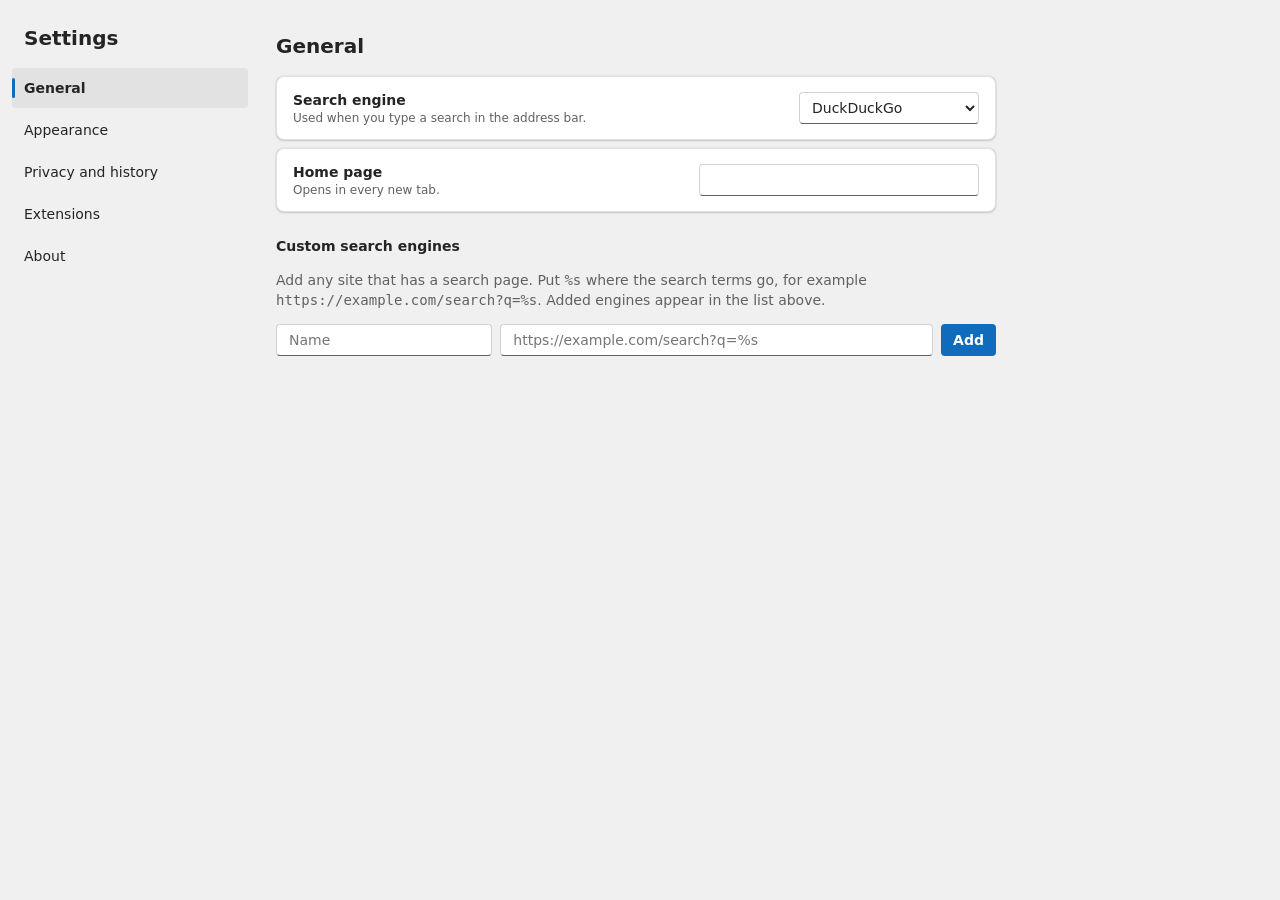
<file: src/settings.html>
<!doctype html>
<html lang="en">
<head>
  <meta charset="utf-8">
  <meta name="viewport" content="width=device-width, initial-scale=1">
  <title>Settings</title>
  <link rel="stylesheet" href="style.css">
</head>
<body class="settings">
  <nav id="nav" aria-label="Settings sections">
    <h1>Settings</h1>
    <button class="navitem" data-pane="general" aria-current="page">General</button>
    <button class="navitem" data-pane="appearance">Appearance</button>
    <button class="navitem" data-pane="privacy">Privacy and history</button>
    <button class="navitem" data-pane="extensions">Extensions</button>
    <button class="navitem" data-pane="about">About</button>
  </nav>

  <main id="content">
    <section class="pane" id="pane-general">
      <h2>General</h2>
      <div class="card">
        <div class="label"><strong>Search engine</strong><span>Used when you type a search in the address bar.</span></div>
        <select id="search" class="field" aria-label="Search engine">
          <option value="duckduckgo">DuckDuckGo</option>
          <option value="google">Google</option>
          <option value="bing">Bing</option>
          <option value="brave">Brave Search</option>
          <option value="ecosia">Ecosia</option>
        </select>
      </div>
      <div class="card">
        <div class="label"><strong>Home page</strong><span>Opens in every new tab.</span></div>
        <input id="home" class="field wide" type="text" spellcheck="false" autocomplete="off" aria-label="Home page">
      </div>

      <h3 class="group">Custom search engines</h3>
      <p class="empty">Add any site that has a search page. Put <code>%s</code> where the search terms go, for example <code>https://example.com/search?q=%s</code>. Added engines appear in the list above.</p>
      <div id="elist"></div>
      <div class="engine-add">
        <input id="ename" class="field" type="text" spellcheck="false" autocomplete="off" placeholder="Name" aria-label="Search engine name">
        <input id="eurl" class="field" type="text" spellcheck="false" autocomplete="off" placeholder="https://example.com/search?q=%s" aria-label="Search URL containing %s">
        <button id="eadd" class="primary">Add</button>
      </div>
      <p id="emsg" class="empty" role="status"></p>
    </section>

    <section class="pane" id="pane-appearance" hidden>
      <h2>Appearance</h2>
      <div class="card">
        <div class="label"><strong>Theme</strong><span>System follows your Windows setting.</span></div>
        <select id="theme" class="field" aria-label="Theme">
          <option value="system">System</option>
          <option value="light">Light</option>
          <option value="dark">Dark</option>
        </select>
      </div>
    </section>

    <section class="pane" id="pane-privacy" hidden>
      <h2>Privacy and history</h2>
      <div class="card">
        <div class="label"><strong>Save session</strong><span>If turned on, reopens tabs on restart.</span></div>
        <button id="savesession" class="switch" role="switch" aria-checked="false" aria-label="Save session"></button>
      </div>
      <div class="card">
        <div class="label"><strong>Save browsing history</strong><span>Pages you visit, including searches, are listed below. Stored only on this device.</span></div>
        <button id="savehist" class="switch" role="switch" aria-checked="true" aria-label="Save browsing history"></button>
      </div>
      <div class="card">
        <div class="label"><strong>Show suggestions</strong><span>Shows suggested terms for the address bar from your browsing history.</span></div>
        <button id="showrec" class="switch" role="switch" aria-checked="true" aria-label="Show recommendations"></button>
      </div>

      <h3 class="group">History</h3>
      <div class="htools">
        <input id="hq" class="field" type="search" spellcheck="false" autocomplete="off" placeholder="Search history" aria-label="Search history">
        <button id="clear" class="subtle">Clear browsing data…</button>
      </div>
      <div id="hlist"></div>
      <p id="hempty" class="empty" hidden></p>
    </section>

    <section class="pane" id="pane-extensions" hidden>
      <h2>Extensions</h2>
      <div class="card">
        <div class="label"><strong>Chrome Web Store</strong><span>Find extensions, then select Add to browser on an extension’s page.</span></div>
        <button id="store" class="subtle">Open Web Store</button>
      </div>
      <div class="card">
        <div class="label"><strong>Manage extensions</strong><span>Add extensions from the Chrome Web Store or remove installed ones.</span></div>
        <button id="manage" class="subtle">Open</button>
      </div>
      <h3 class="group">Installed</h3>
      <div id="xlist"></div>
      <p id="xmsg" class="empty" role="status"></p>
    </section>

    <section class="pane" id="pane-about" hidden>
      <h2>About</h2>
      <div class="card">
        <div class="label"><strong>WebViewer2</strong><span>A tabbed browser using Windows WebView2.</span></div>
        <span id="webviewer2-version" class="value"></span>
      </div>
      <div class="card">
        <div class="label"><strong>WebView2 runtime</strong><span>The engine that renders pages and runs extensions.</span></div>
        <span id="wv" class="value">…</span>
      </div>
      <div class="card">
        <div class="label"><strong>Open-source licenses</strong><span></span></div>
        <button id="show-licenses" class="subtle">Show</button>
      </div>
    </section>
  </main>

  <dialog id="dlg" aria-labelledby="dlg-title">
    <h2 id="dlg-title">Clear browsing history</h2>
    <p>Choose how much history to remove from this device.</p>
    <select id="range" class="field" aria-label="Time range">
      <option value="hour">Last hour</option>
      <option value="day">Last 24 hours</option>
      <option value="week">Last 7 days</option>
      <option value="all" selected>All time</option>
    </select>
    <div class="actions">
      <button id="dlg-cancel" class="subtle">Cancel</button>
      <button id="dlg-ok" class="primary">Clear now</button>
    </div>
  </dialog>

  <script src="settings.js"></script>
</body>
</html>
</file>
<file: src/style.css>
/* Fluent 2 web tokens (neutral + brand), light and dark.
   Dark applies for the system dark theme, or when <html data-theme="dark"> is set from Settings;
   data-theme="light" forces light even if the system is dark. */
:root {
  --bg1: #ffffff;
  --bg3: #f0f0f0;
  --fg1: #242424;
  --fg3: #616161;
  --stroke: #d1d1d1;
  --stroke2: #e0e0e0;
  --brand: #0f6cbd;
  --brand-bg: #0f6cbd;
  --brand-bg-hover: #115ea3;
  --brand-bg-pressed: #0c3b5e;
  --on-brand: #ffffff;
  --hover: rgba(0, 0, 0, 0.06);
  --pressed: rgba(0, 0, 0, 0.1);
  --shadow-2: 0 0 2px rgba(0, 0, 0, 0.12), 0 1px 2px rgba(0, 0, 0, 0.14);
  --shadow-64: 0 0 8px rgba(0, 0, 0, 0.12), 0 32px 64px rgba(0, 0, 0, 0.14);
  --r-md: 4px;
  --r-lg: 8px;
  color-scheme: light;
}
@media (prefers-color-scheme: dark) {
  :root:not([data-theme="light"]) {
    --bg1: #292929;
    --bg3: #1f1f1f;
    --fg1: #ffffff;
    --fg3: #adadad;
    --stroke: #666666;
    --stroke2: #525252;
    --brand: #479ef5;
    --brand-bg: #115ea3;
    --brand-bg-hover: #0f548c;
    --brand-bg-pressed: #0c3b5e;
    --hover: rgba(255, 255, 255, 0.08);
    --pressed: rgba(255, 255, 255, 0.14);
    --shadow-2: 0 0 2px rgba(0, 0, 0, 0.24), 0 1px 2px rgba(0, 0, 0, 0.28);
    --shadow-64: 0 0 8px rgba(0, 0, 0, 0.24), 0 32px 64px rgba(0, 0, 0, 0.28);
    color-scheme: dark;
  }
}
:root[data-theme="dark"] {
  --bg1: #292929;
  --bg3: #1f1f1f;
  --fg1: #ffffff;
  --fg3: #adadad;
  --stroke: #666666;
  --stroke2: #525252;
  --brand: #479ef5;
  --brand-bg: #115ea3;
  --brand-bg-hover: #0f548c;
  --brand-bg-pressed: #0c3b5e;
  --hover: rgba(255, 255, 255, 0.08);
  --pressed: rgba(255, 255, 255, 0.14);
  --shadow-2: 0 0 2px rgba(0, 0, 0, 0.24), 0 1px 2px rgba(0, 0, 0, 0.28);
  --shadow-64: 0 0 8px rgba(0, 0, 0, 0.24), 0 32px 64px rgba(0, 0, 0, 0.28);
  color-scheme: dark;
}

* { box-sizing: border-box; }
html, body { margin: 0; height: 100%; overflow: hidden; }
body {
  font: 400 12px/16px "Segoe UI Variable Text", "Segoe UI", system-ui, sans-serif;
  color: var(--fg1);
  background: var(--bg1);
  user-select: none;
  cursor: default;
}

/* Mica: the UI webview is transparent, so the window backdrop shows behind the tab strip.
   (Set by app.js on Windows 11. A dark colour-scheme would paint an opaque canvas, so it is reset.) */
html.mica { background: transparent; color-scheme: normal !important; }
.mica body { background: transparent; }
.mica #strip { background: transparent; }

/* Tab strip */
#strip {
  height: 40px;
  padding: 8px 8px 0;
  display: flex;
  align-items: flex-end;
  gap: 2px;
  background: var(--bg3);
}
#tabs { display: flex; gap: 2px; min-width: 0; flex: 0 1 auto; }
.tab {
  display: flex;
  align-items: center;
  gap: 4px;
  width: 200px;
  min-width: 48px;
  height: 32px;
  padding: 0 4px 0 12px;
  border-radius: var(--r-md) var(--r-md) 0 0;
  flex: 0 1 200px;
}
.tab:hover { background: var(--hover); }
.tab { position: relative; }
.tab.active { background: var(--bg1); z-index: 1; }
/* Concave "flares" where the active tab meets the toolbar, like Windows 11 browsers. */
.tab.active::before, .tab.active::after {
  content: ""; position: absolute; bottom: 0; width: 4px; height: 4px; pointer-events: none;
}
.tab.active::before {
  left: -4px;
  background: radial-gradient(circle at 0 0, transparent 3.5px, var(--bg1) 4px);
}
.tab.active::after {
  right: -4px;
  background: radial-gradient(circle at 100% 0, transparent 3.5px, var(--bg1) 4px);
}
.tab .title { flex: 1; min-width: 0; overflow: hidden; text-overflow: ellipsis; white-space: nowrap; }
.tab .close { width: 24px; height: 24px; opacity: 0; }
.tab:hover .close, .tab.active .close { opacity: 1; }

/* Icon buttons */
.icon {
  display: grid;
  place-items: center;
  width: 32px;
  height: 32px;
  padding: 0;
  border: 0;
  border-radius: var(--r-md);
  background: transparent;
  color: var(--fg1);
  flex: none;
}
.icon svg {
  width: 16px; height: 16px;
  fill: none; stroke: currentColor; stroke-width: 1.5;
  stroke-linecap: round; stroke-linejoin: round;
}
.icon:hover { background: var(--hover); }
.icon:active { background: var(--pressed); }
.icon:focus-visible, .tab:focus-visible { outline: 2px solid var(--brand); outline-offset: -2px; }
#new { margin-bottom: 4px; width: 28px; height: 28px; }

/* Toolbar */
#bar {
  height: 44px;
  padding: 6px 8px;
  display: flex;
  align-items: center;
  gap: 4px;
  background: var(--bg1);
}
#addr {
  flex: 1;
  min-width: 0;
  height: 32px;
  margin-left: 4px;
  padding: 0 12px;
  font: inherit;
  font-size: 14px;
  color: var(--fg1);
  background: var(--bg1);
  border: 1px solid var(--stroke);
  border-bottom-color: var(--fg3);
  border-radius: var(--r-md);
  outline: none;
  user-select: text;
  cursor: text;
}
#addr::placeholder { color: var(--fg3); }
#addr:focus { border-bottom: 2px solid var(--brand); padding-bottom: 1px; }

/* Indeterminate progress bar */
#progress {
  position: fixed;
  left: 0; right: 0; top: 82px; /* just above the bottom edge of the 84px chrome */
  height: 2px;
  overflow: hidden;
  opacity: 0;
  transition: opacity 0.15s;
  pointer-events: none;
}
#progress.on { opacity: 1; }
#progress::after {
  content: "";
  position: absolute;
  top: 0; bottom: 0; left: -30%;
  width: 30%;
  border-radius: 1px;
  background: var(--brand);
  animation: slide 1.4s ease-in-out infinite;
}
@keyframes slide { to { left: 100%; } }
@media (prefers-reduced-motion: reduce) {
  #progress::after { animation: none; left: 0; width: 100%; opacity: 0.6; }
}

/* Buttons (Fluent 2: primary = brand background, subtle = outline) */
button.primary, button.subtle {
  height: 32px; padding: 0 12px; border-radius: var(--r-md);
  font: inherit; font-weight: 600; flex: none; cursor: default;
}
button.primary { border: 0; background: var(--brand-bg); color: var(--on-brand); }
button.primary:hover { background: var(--brand-bg-hover); }
button.primary:active { background: var(--brand-bg-pressed); }
button.primary:disabled { opacity: 0.6; }
button.subtle { border: 1px solid var(--stroke); background: transparent; color: var(--fg1); font-weight: 400; }
button.subtle:hover { background: var(--hover); }
button.subtle:active { background: var(--pressed); }
button.subtle:disabled { opacity: 0.5; }
button.primary:focus-visible, button.subtle:focus-visible { outline: 2px solid var(--brand); outline-offset: 2px; }
#add { margin-left: 4px; }
[hidden] { display: none !important; }

/* about:extensions page */
body.page { overflow: auto; font-size: 14px; line-height: 20px; user-select: text; cursor: auto; }
body.page main { max-width: 640px; margin: 0 auto; padding: 32px 24px; }
body.page h1 { margin: 0 0 20px; font-size: 24px; line-height: 32px; font-weight: 600; }
.banner {
  display: flex; align-items: center; justify-content: space-between; gap: 12px;
  margin-bottom: 16px; padding: 8px 8px 8px 16px;
  border: 1px solid var(--stroke); border-left: 4px solid var(--brand); border-radius: var(--r-md);
}
#addform { display: flex; gap: 8px; }
#addform input { flex: 1; min-width: 0; }
#src {
  height: 32px; padding: 0 12px; font: inherit; color: var(--fg1); background: var(--bg1);
  border: 1px solid var(--stroke); border-bottom-color: var(--fg3); border-radius: var(--r-md); outline: none;
}
#src:focus { border-bottom: 2px solid var(--brand); padding-bottom: 1px; }
#msg { min-height: 20px; margin: 8px 0 16px; color: var(--fg3); }
#list { margin: 0; padding: 0; list-style: none; }
#list li {
  display: flex; align-items: center; justify-content: space-between; gap: 12px;
  padding: 12px 16px; margin-bottom: 8px;
  background: var(--bg3); border-radius: var(--r-lg);
}
#list li.empty { display: block; color: var(--fg3); }
.ext-text { display: flex; flex-direction: column; min-width: 0; }
.ext-text strong { font-weight: 600; overflow: hidden; text-overflow: ellipsis; white-space: nowrap; }
.ext-text span, .hint { color: var(--fg3); font-size: 12px; line-height: 16px; }
.hint { margin-top: 24px; }
body.page a { color: var(--brand); }
.actions { display: flex; gap: 8px; flex: none; }

/* Custom window frame: the strip is the title bar */
#strip { padding: 8px 0 0 8px; }
#spacer { flex: 1; align-self: stretch; min-width: 24px; }
#controls { display: flex; align-self: flex-start; height: 32px; margin: -8px 0 0 8px; }
.cap {
  display: grid; place-items: center;
  width: 46px; height: 32px; padding: 0;
  border: 0; border-radius: 0;
  background: transparent; color: var(--fg1);
}
.cap svg { width: 10px; height: 10px; fill: none; stroke: currentColor; stroke-width: 1; }
.cap:hover { background: var(--hover); }
.cap:active { background: var(--pressed); }
.cap.close-win:hover { background: #c42b1c; color: #fff; }
.cap.close-win:active { background: #b22a1b; color: #fff; }
.cap:focus-visible { outline: 2px solid var(--brand); outline-offset: -2px; }

/* ---------- about:settings (Fluent 2 navigation + cards) ---------- */
body.settings {
  display: flex;
  background: var(--bg3);
  font-size: 14px;
  line-height: 20px;
}
#nav { width: 260px; flex: none; padding: 16px 12px; overflow: auto; }
#nav h1 { margin: 8px 12px 16px; font-size: 20px; line-height: 28px; font-weight: 600; }
.navitem {
  position: relative;
  display: flex; align-items: center;
  width: 100%; height: 40px; margin-bottom: 2px; padding: 0 12px;
  border: 0; border-radius: var(--r-md);
  background: transparent; color: var(--fg1);
  font: inherit; font-size: 14px; text-align: left; cursor: default;
}
.navitem:hover { background: var(--hover); }
.navitem:active { background: var(--pressed); }
.navitem[aria-current="page"] { background: var(--hover); font-weight: 600; }
.navitem[aria-current="page"]::before {
  content: ""; position: absolute; left: 0; top: 10px; bottom: 10px;
  width: 3px; border-radius: 2px; background: var(--brand);
}
.navitem:focus-visible { outline: 2px solid var(--brand); outline-offset: -2px; }

#content { flex: 1; min-width: 0; overflow: auto; padding: 24px 40px 48px 16px; }
.pane { max-width: 720px; }
.pane h2 { margin: 8px 0 16px; font-size: 20px; line-height: 28px; font-weight: 600; }
.pane h3.group { margin: 24px 0 8px; font-size: 14px; line-height: 20px; font-weight: 600; }

.card {
  display: flex; align-items: center; justify-content: space-between; gap: 16px;
  min-height: 64px; margin-bottom: 8px; padding: 12px 16px;
  background: var(--bg1); border: 1px solid var(--stroke2); border-radius: var(--r-lg);
  box-shadow: var(--shadow-2);
}
.card .label { display: flex; flex-direction: column; min-width: 0; }
.card .label strong { font-weight: 600; overflow: hidden; text-overflow: ellipsis; white-space: nowrap; }
.card .label span { color: var(--fg3); font-size: 12px; line-height: 16px; }
.card .value { color: var(--fg3); }

/* Inputs and dropdowns */
.field {
  height: 32px; padding: 0 12px;
  font: inherit; font-size: 14px; color: var(--fg1); background: var(--bg1);
  border: 1px solid var(--stroke); border-bottom-color: var(--fg3); border-radius: var(--r-md);
  outline: none; user-select: text; cursor: text;
}
.field:focus { border-bottom: 2px solid var(--brand); padding-bottom: 1px; }
select.field { min-width: 180px; padding: 0 8px; cursor: default; }
input.field[type="text"].wide { width: 280px; }

/* Switch */
.switch {
  position: relative; flex: none; width: 40px; height: 20px; padding: 0;
  border: 1px solid var(--fg3); border-radius: 10px; background: transparent; cursor: default;
}
.switch::after {
  content: ""; position: absolute; top: 3px; left: 3px; width: 12px; height: 12px;
  border-radius: 50%; background: var(--fg3);
  transition: transform 0.15s, background 0.15s;
}
.switch[aria-checked="true"] { background: var(--brand-bg); border-color: var(--brand-bg); }
.switch[aria-checked="true"]::after { transform: translateX(20px); background: var(--on-brand); }
.switch[aria-checked="true"]:hover { background: var(--brand-bg-hover); border-color: var(--brand-bg-hover); }
.switch:focus-visible { outline: 2px solid var(--brand); outline-offset: 2px; }
@media (prefers-reduced-motion: reduce) { .switch::after { transition: none; } }

/* History */
.htools { display: flex; gap: 8px; margin-bottom: 12px; }
.htools .field { flex: 1; min-width: 0; }
#hlist {
  background: var(--bg1); border: 1px solid var(--stroke2); border-radius: var(--r-lg);
  box-shadow: var(--shadow-2); overflow: hidden;
}
#hlist:empty { display: none; }
.day {
  margin: 0; padding: 8px 16px; font-size: 12px; line-height: 16px; font-weight: 600;
  color: var(--fg3); background: var(--bg3);
}
.day:not(:first-child) { border-top: 1px solid var(--stroke2); }
.hrow { display: flex; align-items: center; gap: 12px; padding: 6px 8px 6px 16px; border-top: 1px solid var(--stroke2); }
.day + .hrow { border-top: 0; }
.hrow:hover { background: var(--hover); }
.hmain { flex: 1; min-width: 0; display: flex; flex-direction: column; }
.hmain .sub { color: var(--fg3); font-size: 12px; line-height: 16px; overflow: hidden; text-overflow: ellipsis; white-space: nowrap; }
button.link {
  align-self: flex-start; max-width: 100%; padding: 0; border: 0; background: none;
  font: inherit; font-size: 14px; color: var(--fg1); text-align: left; cursor: default;
  overflow: hidden; text-overflow: ellipsis; white-space: nowrap;
}
button.link:hover { color: var(--brand); text-decoration: underline; }
button.link:focus-visible { outline: 2px solid var(--brand); outline-offset: 2px; }
.empty { color: var(--fg3); }

/* Dialog */
dialog {
  width: min(400px, calc(100% - 32px)); padding: 24px;
  color: var(--fg1); background: var(--bg1);
  border: 1px solid var(--stroke2); border-radius: var(--r-lg); box-shadow: var(--shadow-64);
}
dialog::backdrop { background: rgba(0, 0, 0, 0.4); }
dialog h2 { margin: 0 0 8px; font-size: 20px; line-height: 28px; font-weight: 600; }
dialog p { margin: 0 0 16px; color: var(--fg3); }
dialog .field { width: 100%; }
dialog .actions { justify-content: flex-end; margin-top: 24px; }

/* ---------- Address-bar suggestions ---------- */
#suggest {
  position: absolute; left: 0; right: 0; top: 84px;
  padding: 4px 8px; overflow: hidden;
  background: var(--bg1); border-top: 1px solid var(--stroke2);
}
.srow {
  display: flex; align-items: center; gap: 12px; height: 40px; padding: 0 12px;
  border-radius: var(--r-md); font-size: 14px; line-height: 20px;
}
.srow:hover, .srow.sel { background: var(--hover); }
.srow.sel { box-shadow: inset 3px 0 0 var(--brand); }
.sico { display: grid; place-items: center; width: 16px; height: 16px; flex: none; color: var(--fg3); }
.sico svg { width: 16px; height: 16px; fill: none; stroke: currentColor; stroke-width: 1.5; stroke-linecap: round; stroke-linejoin: round; }
.smain { display: flex; align-items: baseline; gap: 8px; min-width: 0; flex: 1; }
.smain > * { overflow: hidden; text-overflow: ellipsis; white-space: nowrap; }
.stitle { flex: 0 1 auto; }
.surl { flex: 0 1 auto; color: var(--fg3); font-size: 12px; }

/* ---------- Custom search engines (settings) ---------- */
.engine-add { display: grid; grid-template-columns: 1fr 2fr auto; gap: 8px; margin: 8px 0; }
.engine-add .field { min-width: 0; }
.card .label span.mono { font-family: "Cascadia Mono", Consolas, monospace; overflow: hidden; text-overflow: ellipsis; white-space: nowrap; }
</file>
